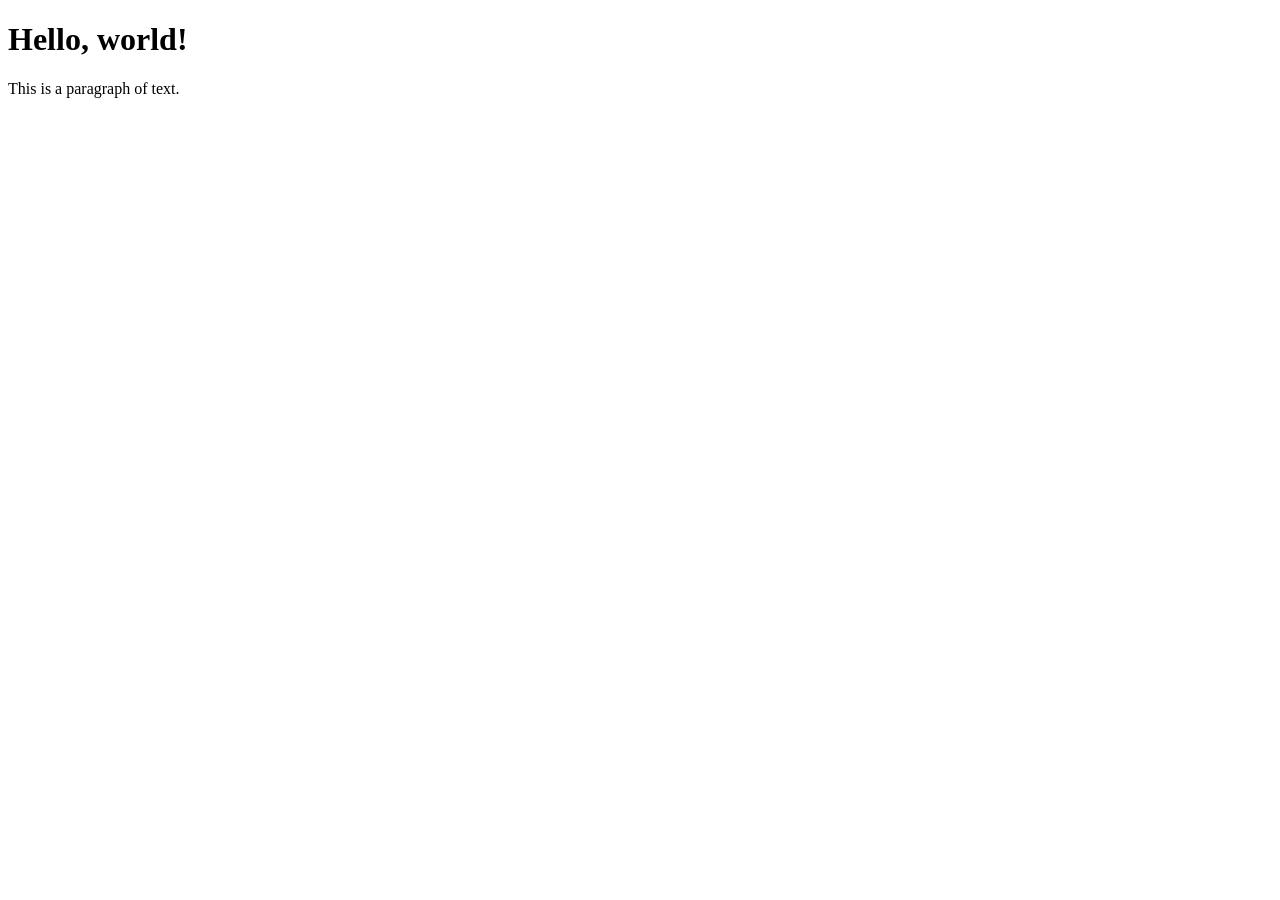
<file: Index.html>
<!DOCTYPE html>
<html lang="en">
<head>
    <meta charset="UTF-8">
    <meta name="viewport" content="width=device-width, initial-scale=1.0">
    <title>My Web Page</title>
</head>
<body>
    <h1>Hello, world!</h1>
    <p>This is a paragraph of text.</p>
</body>
</html>
</file>
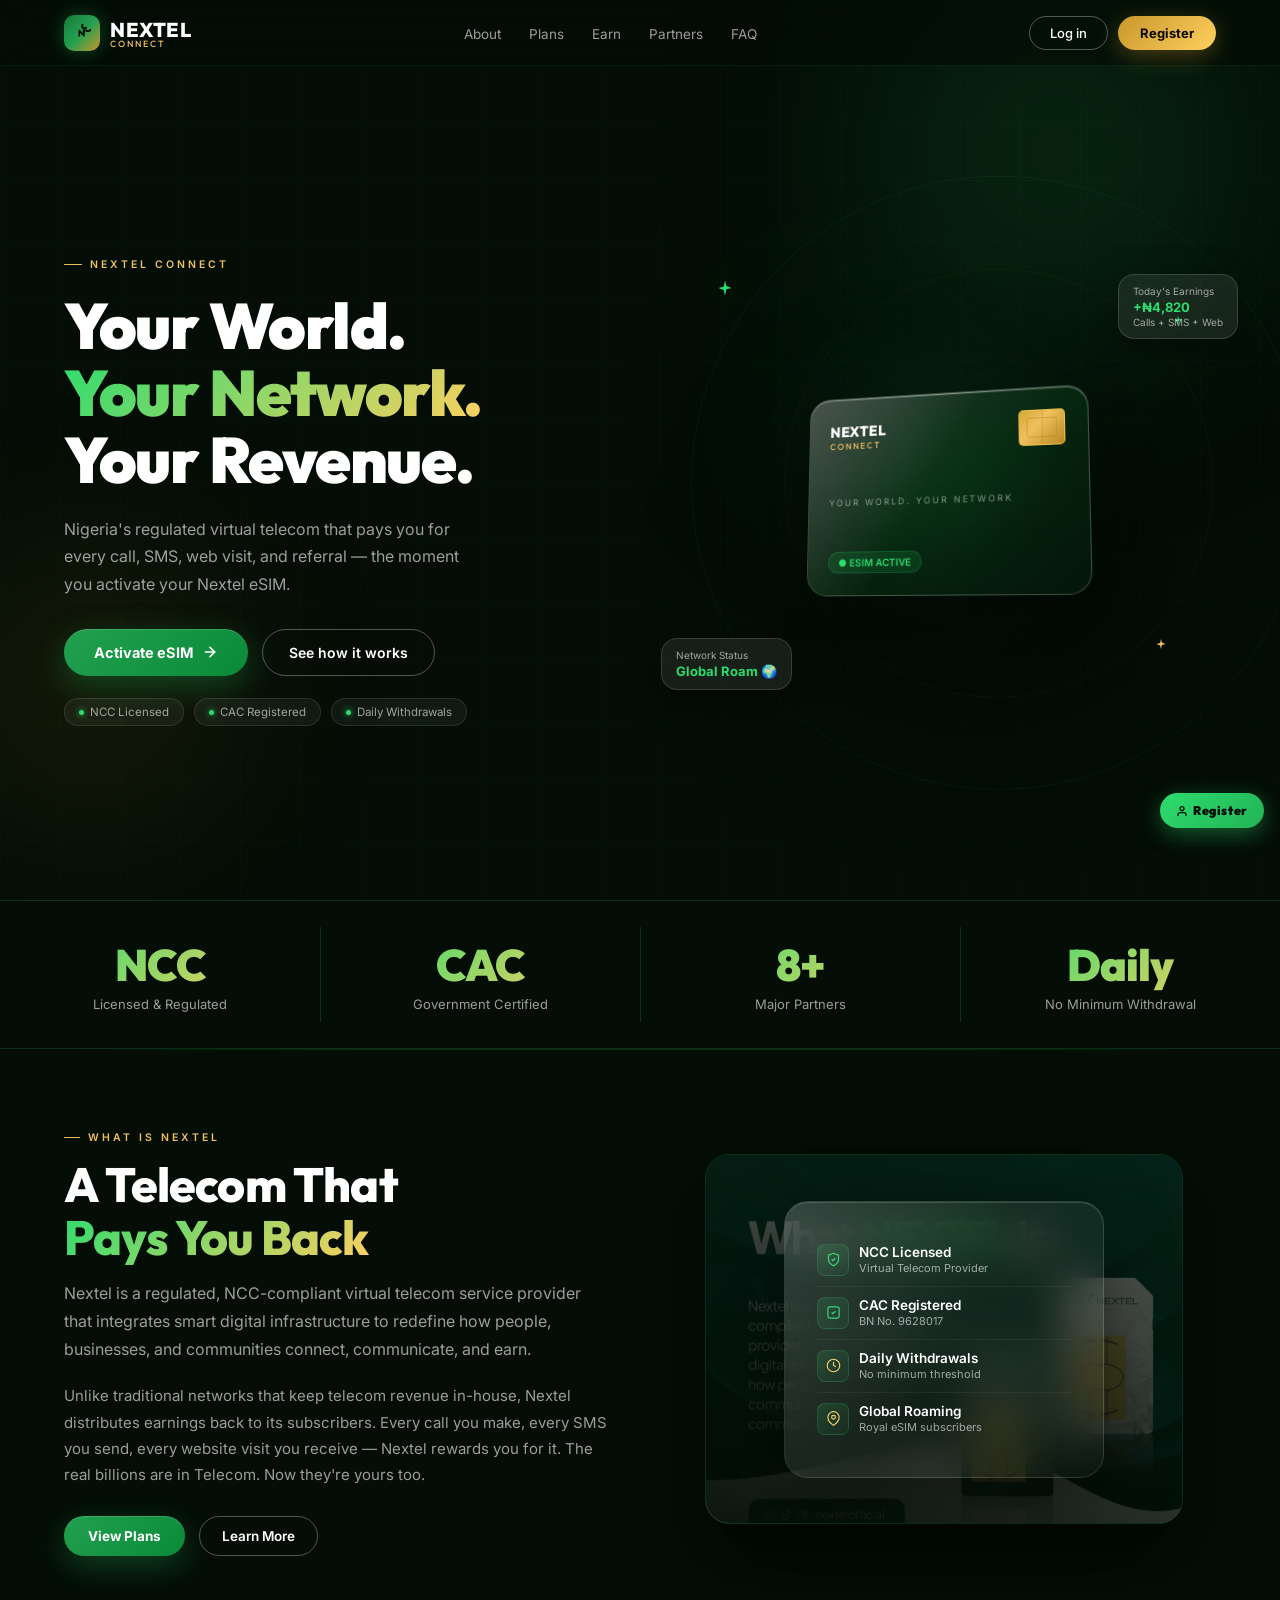
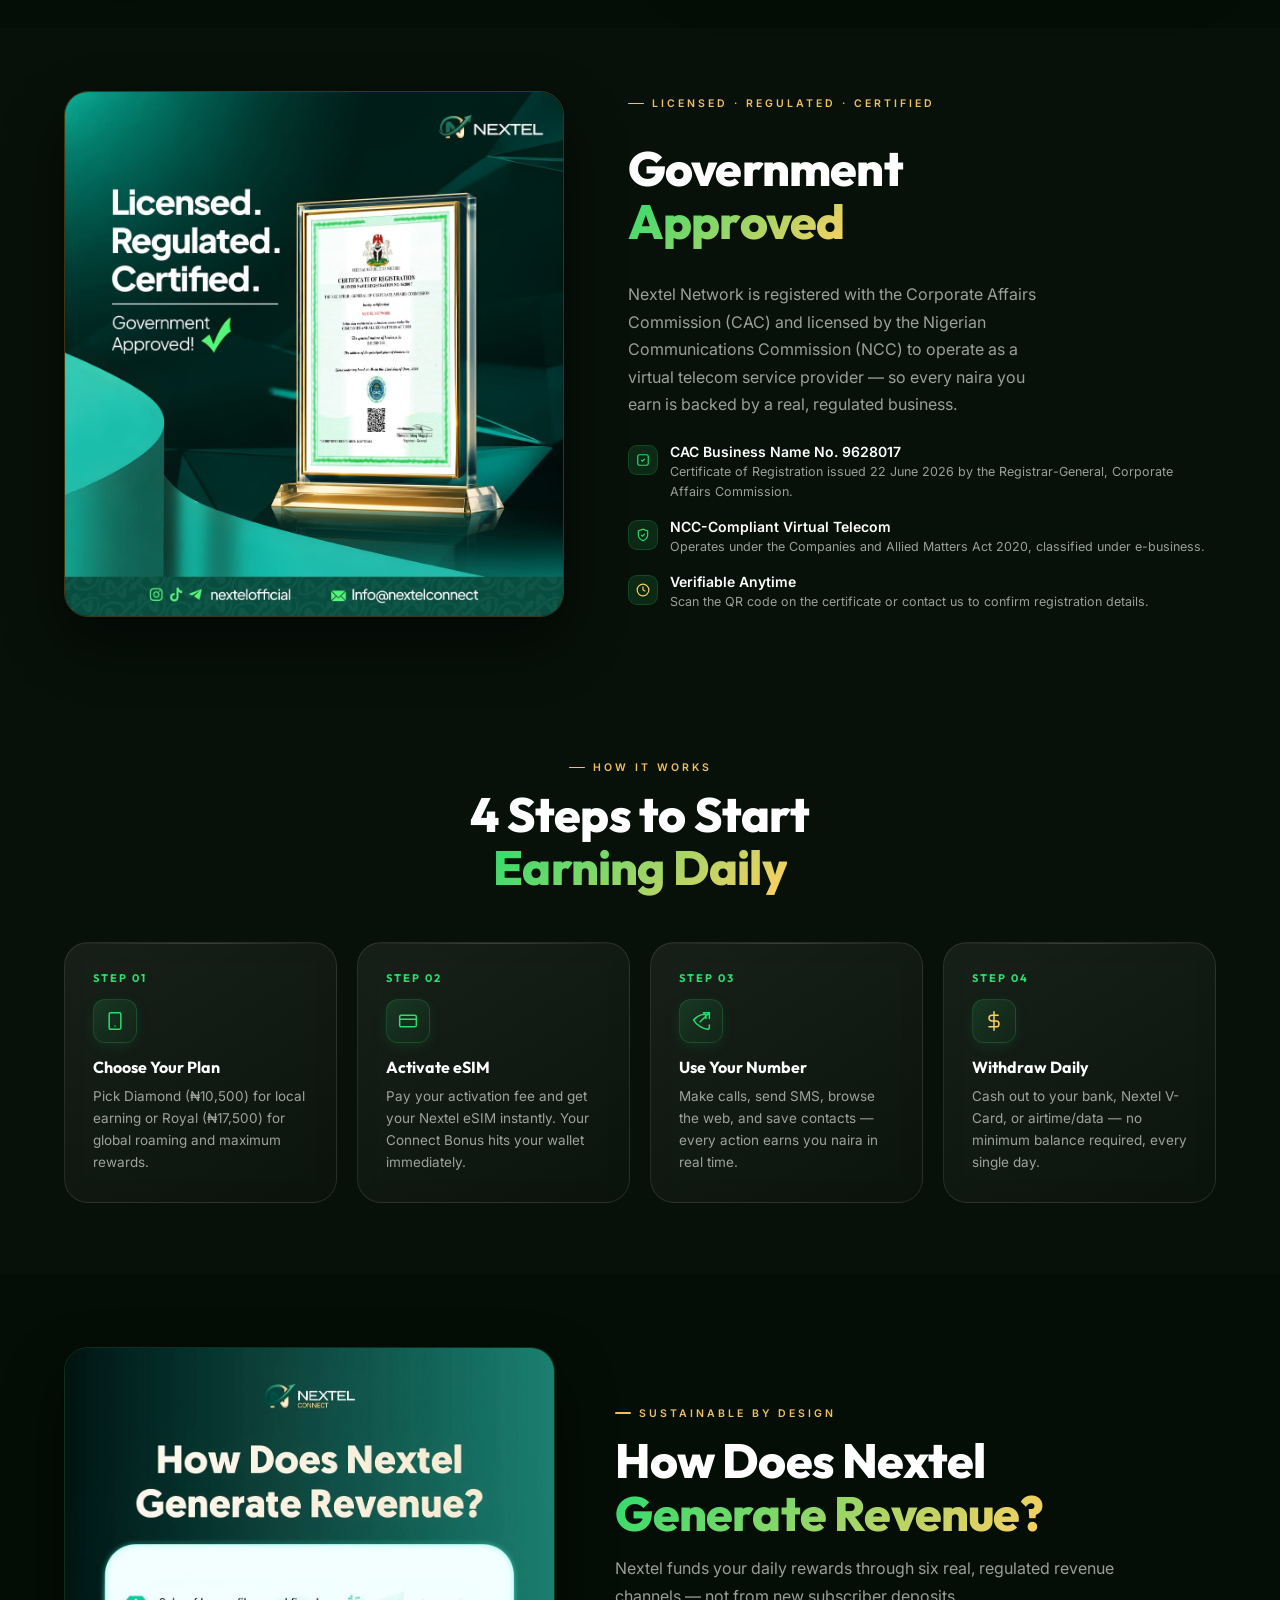
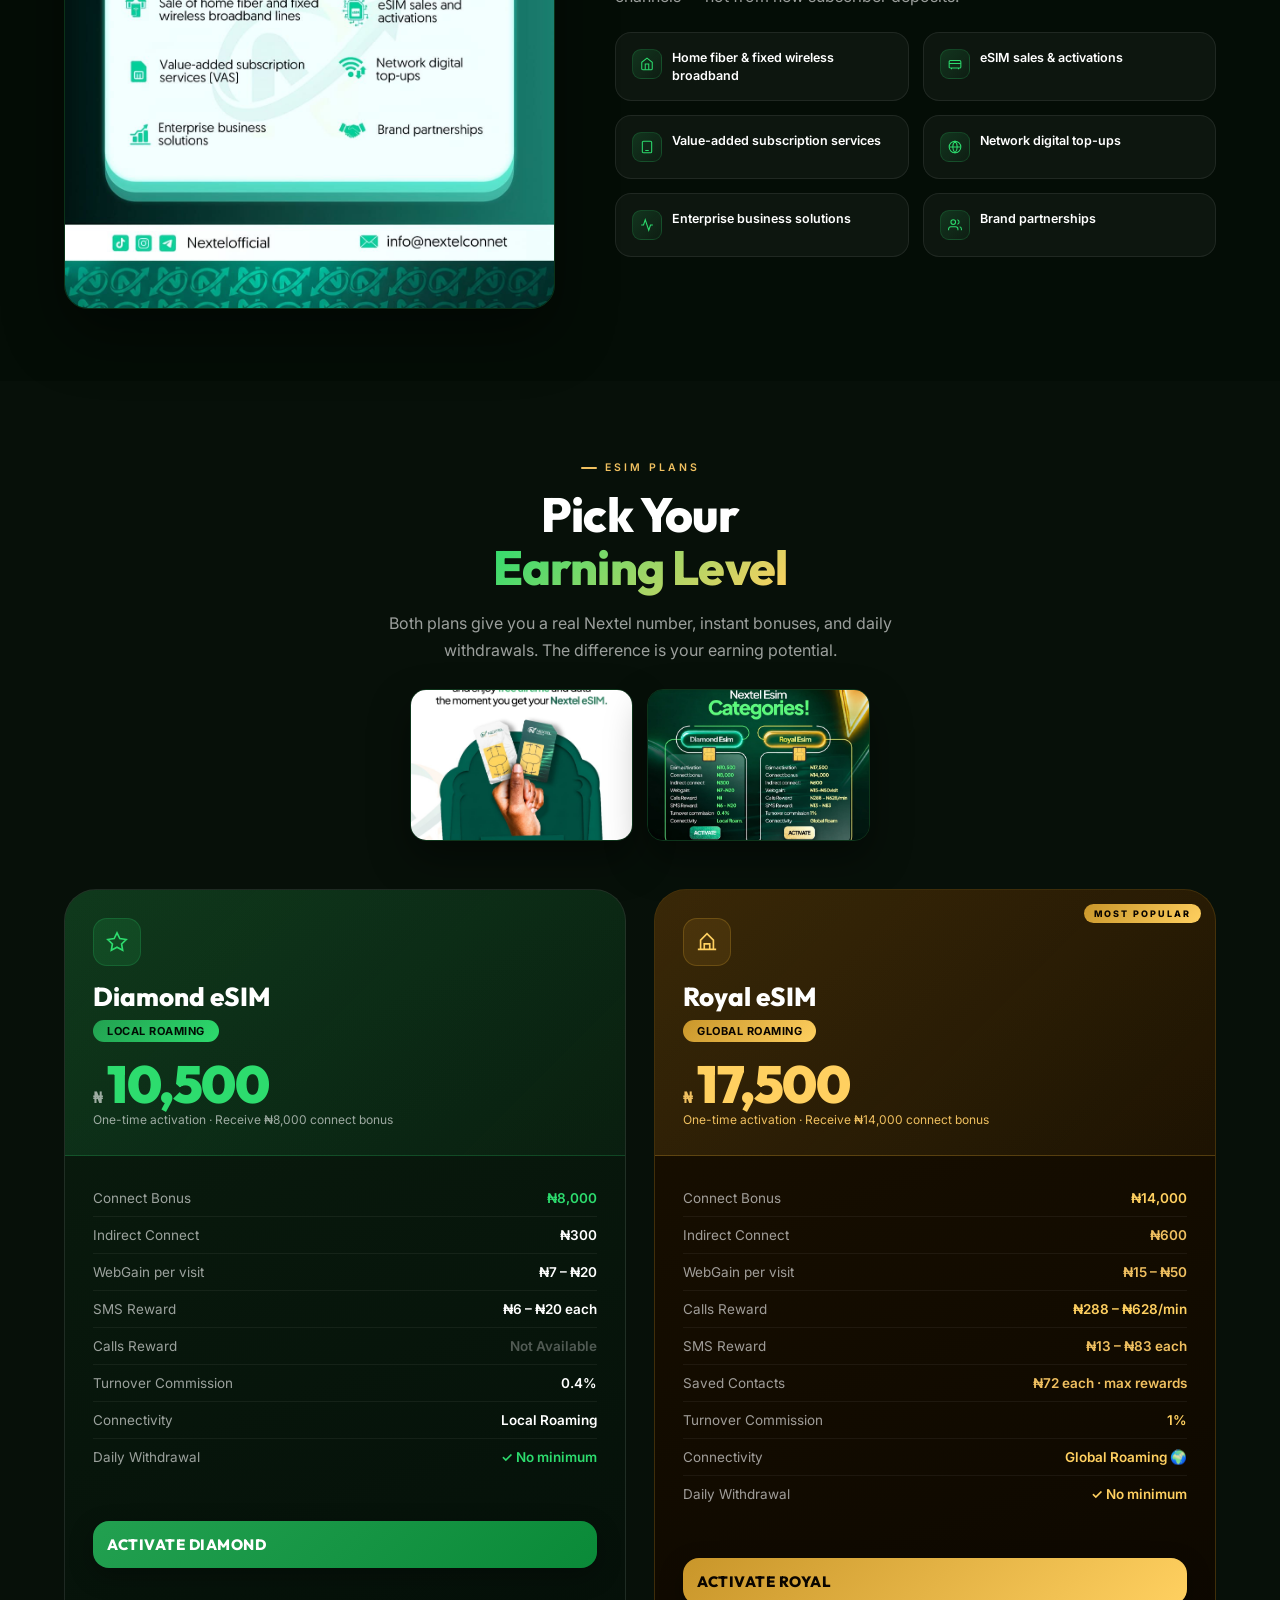
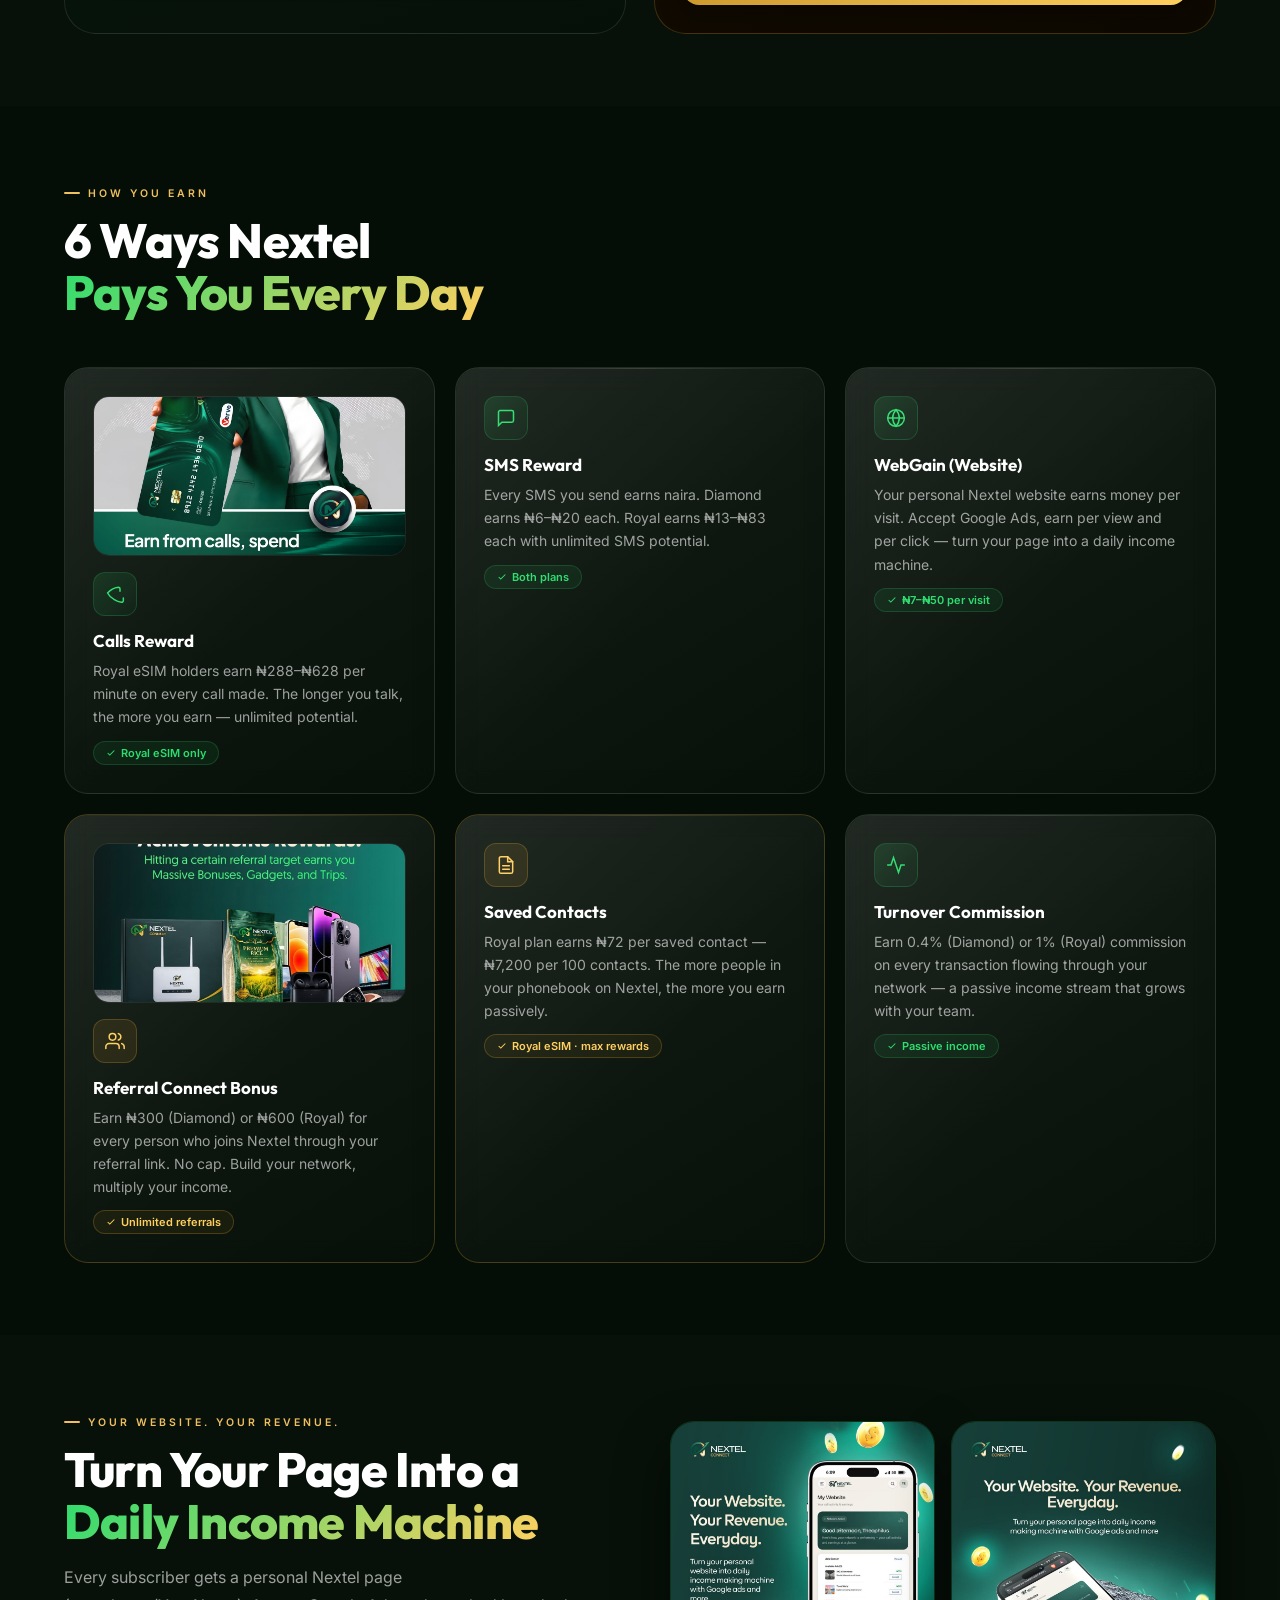
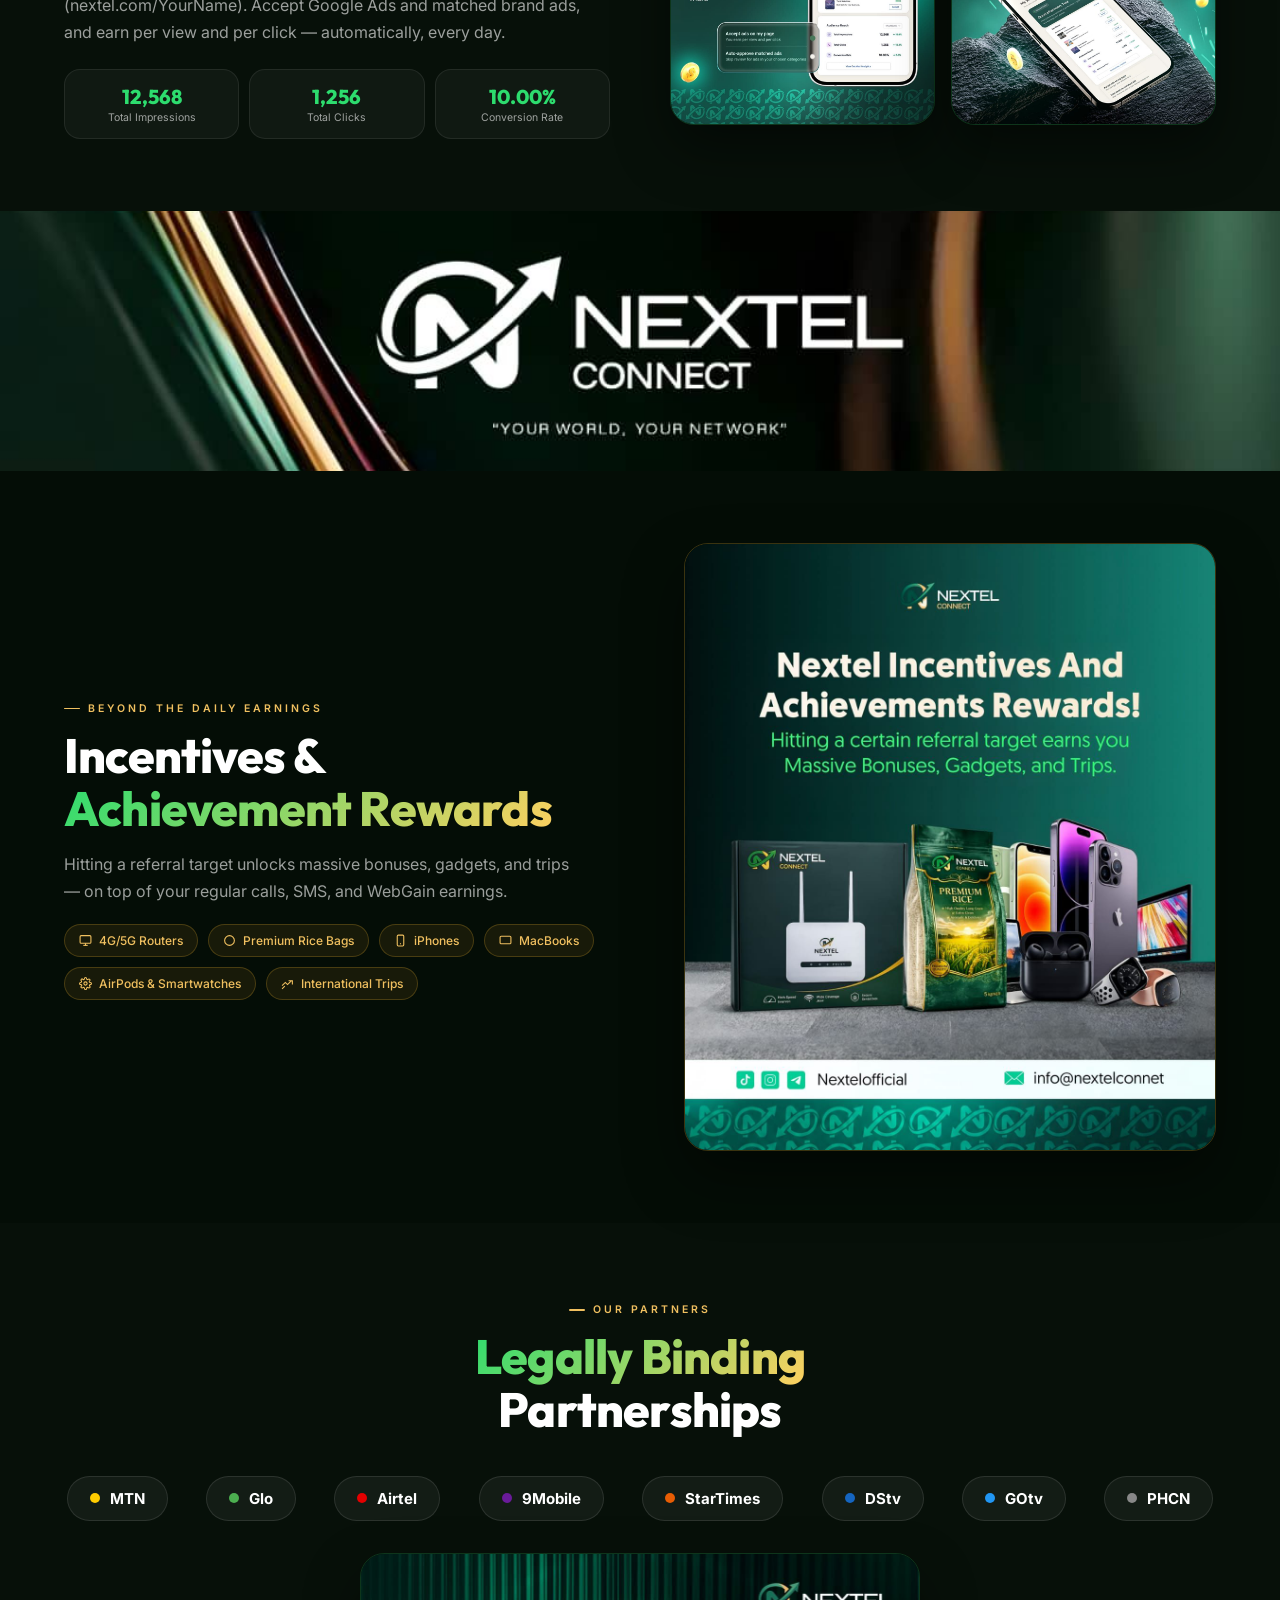
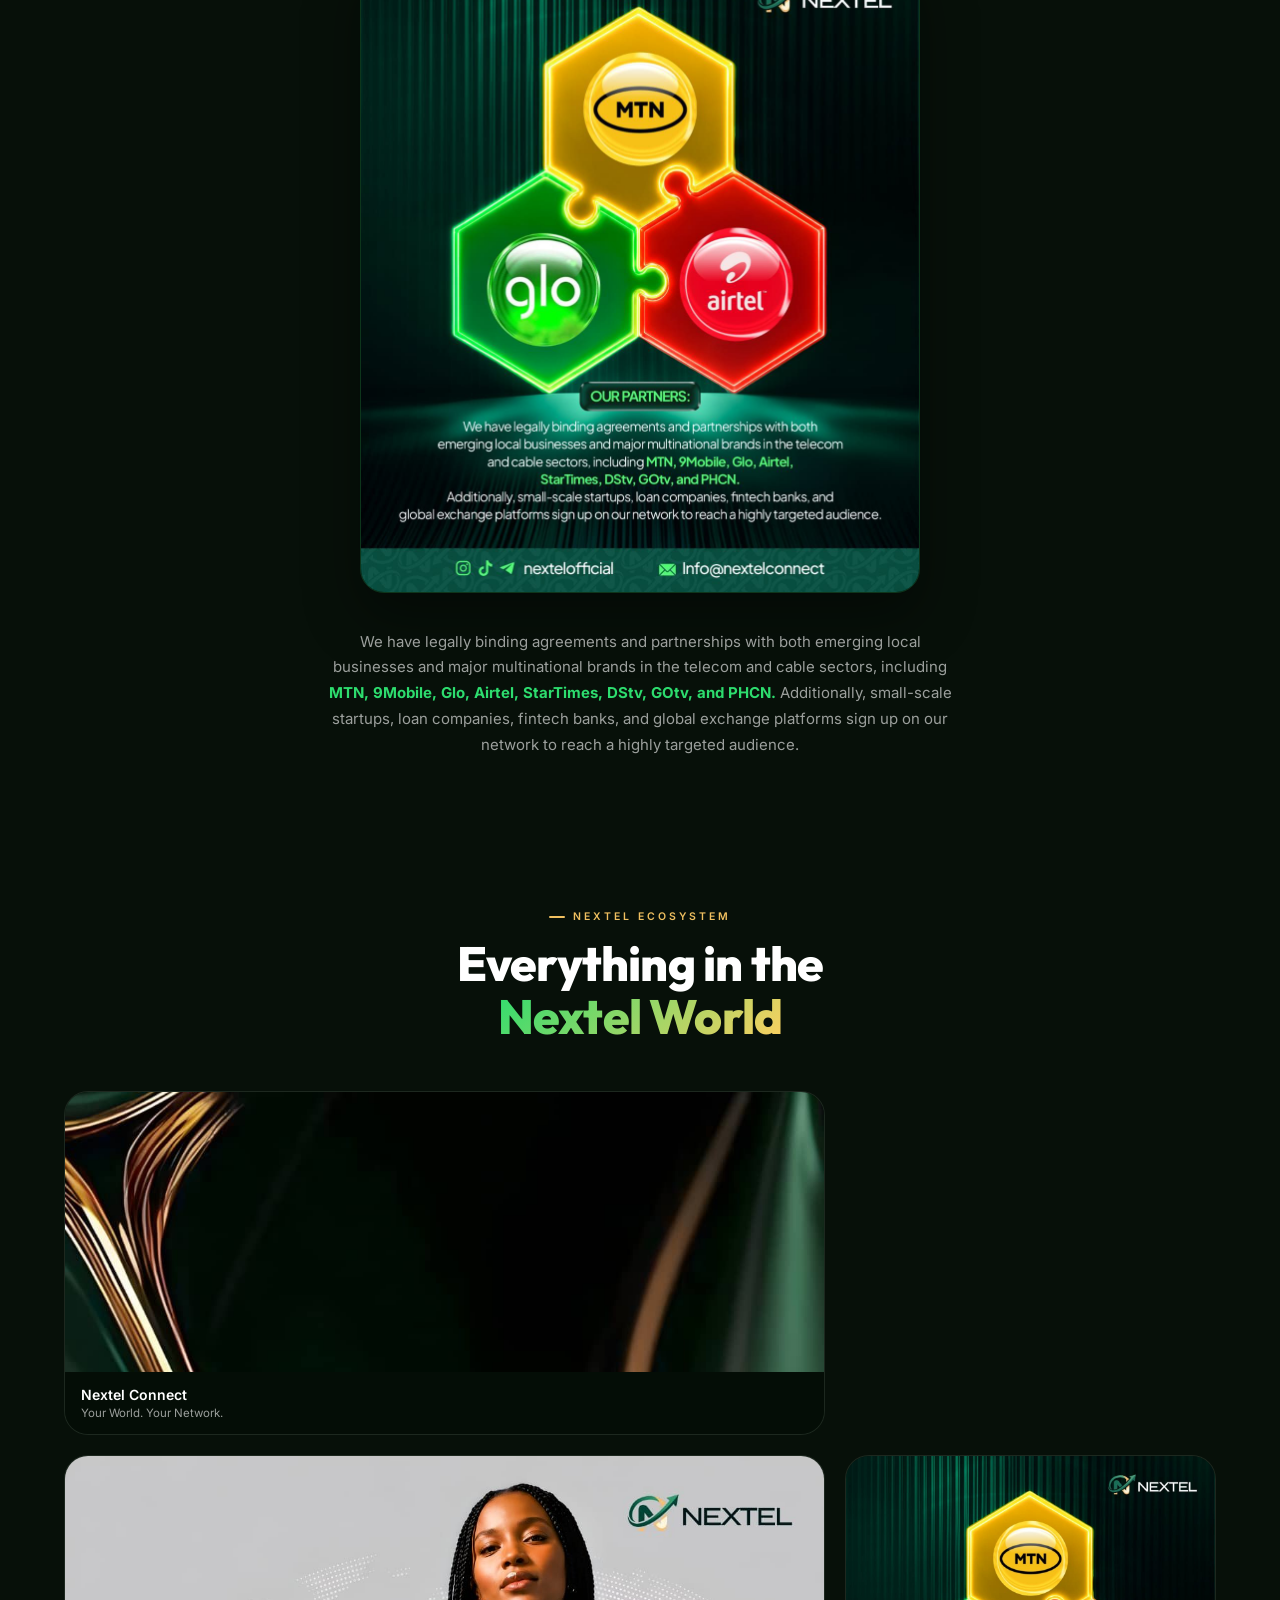
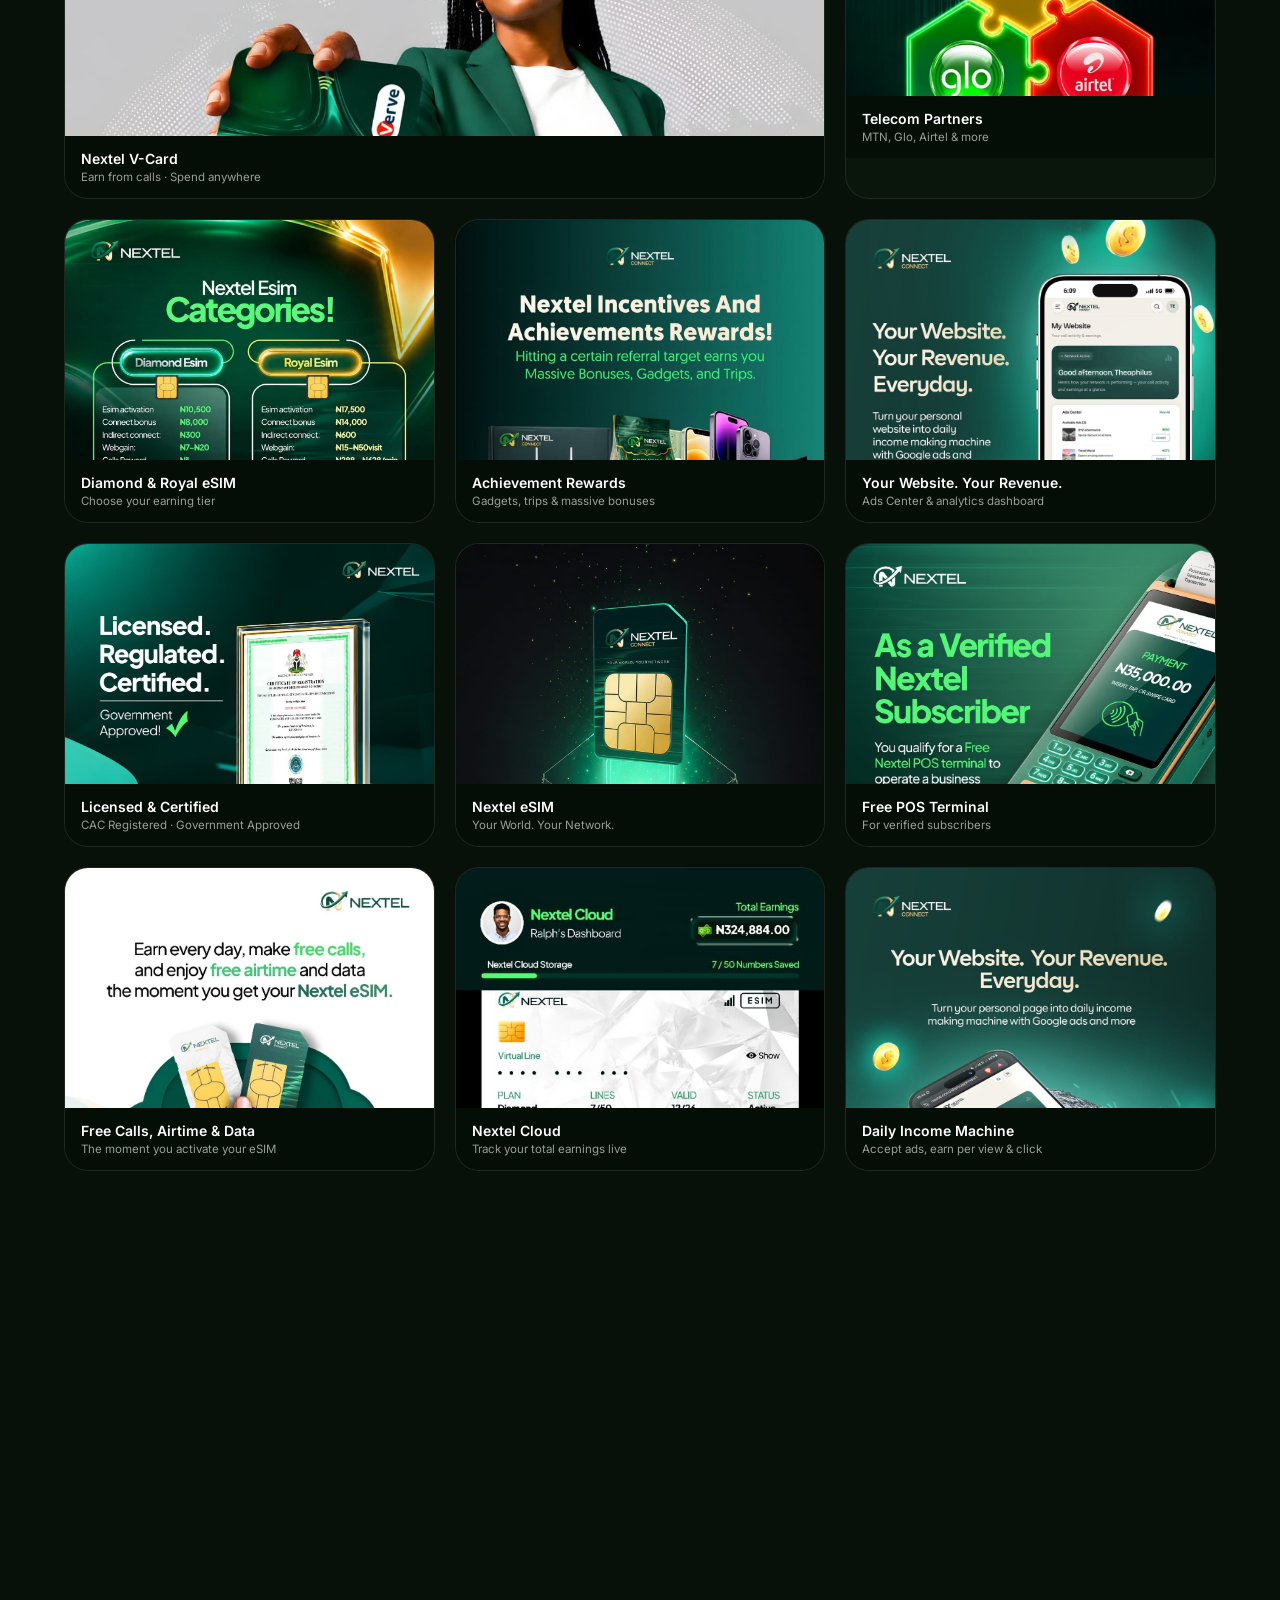
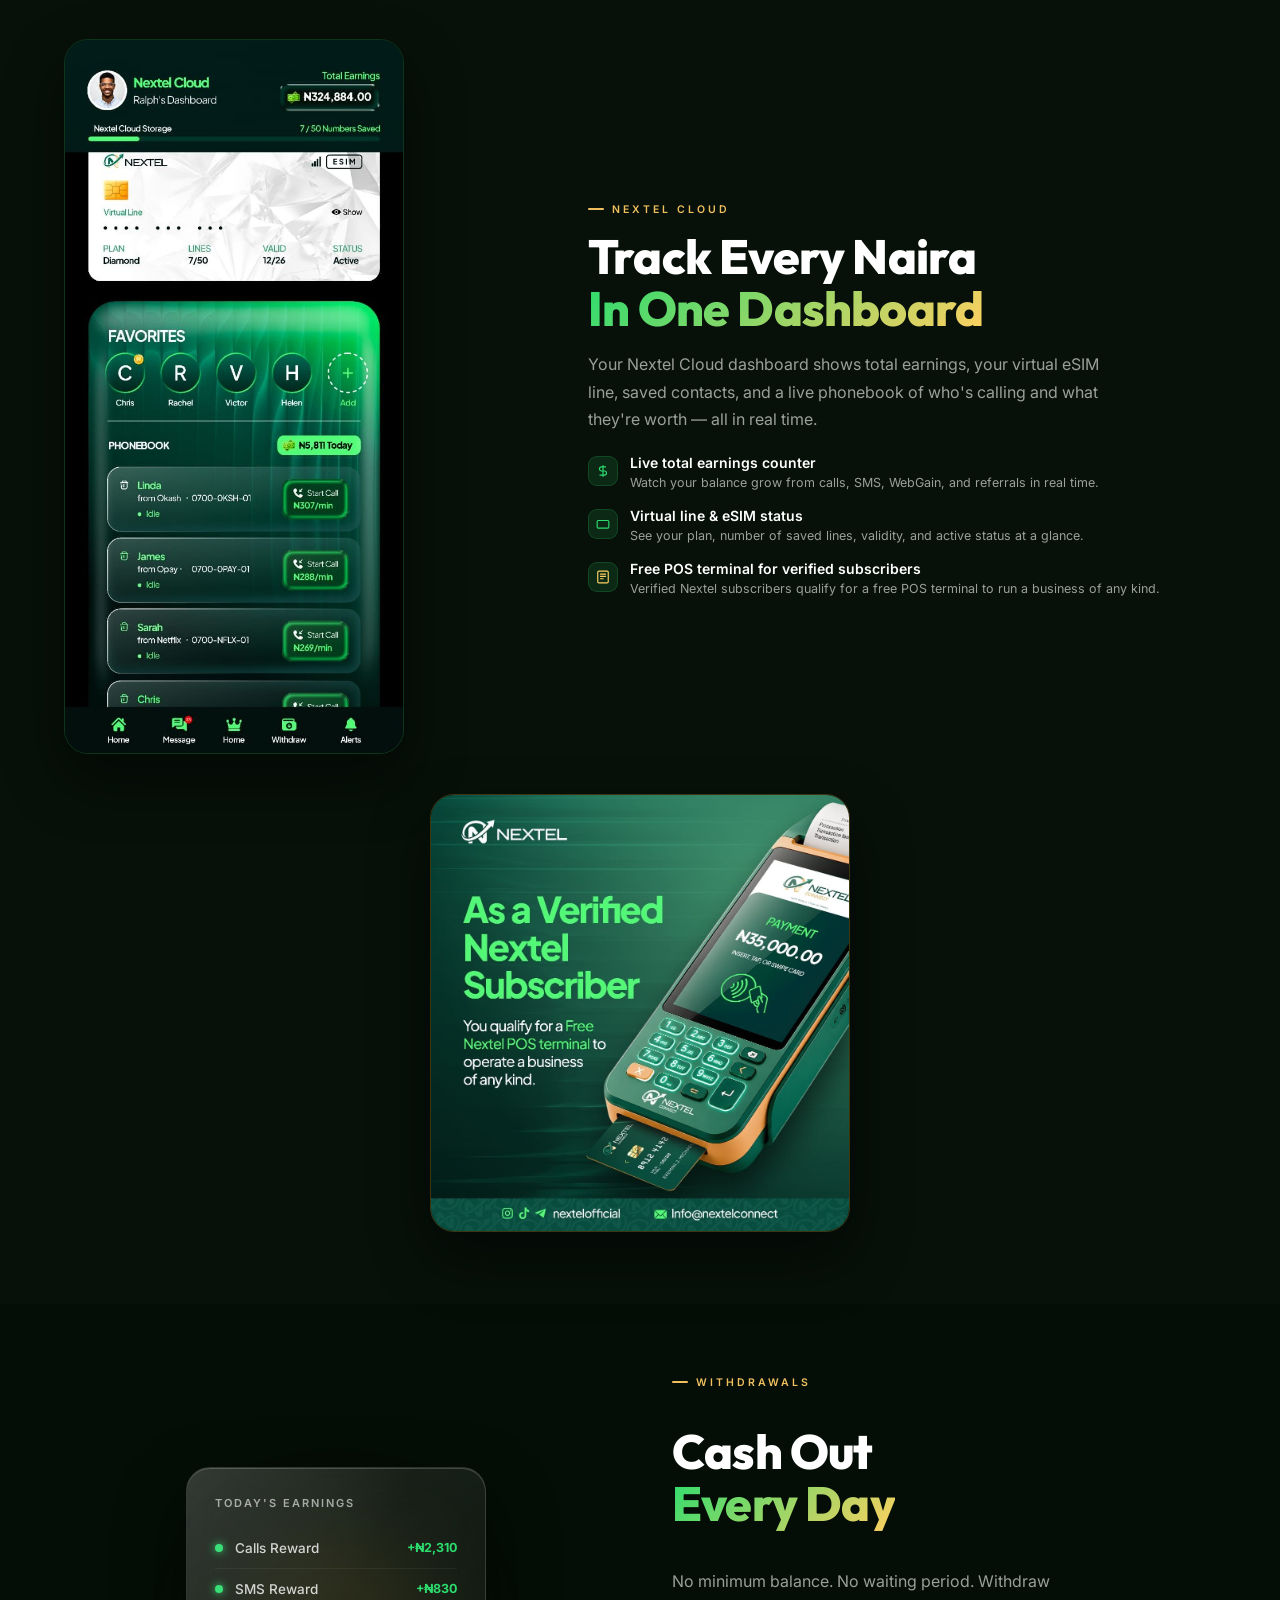
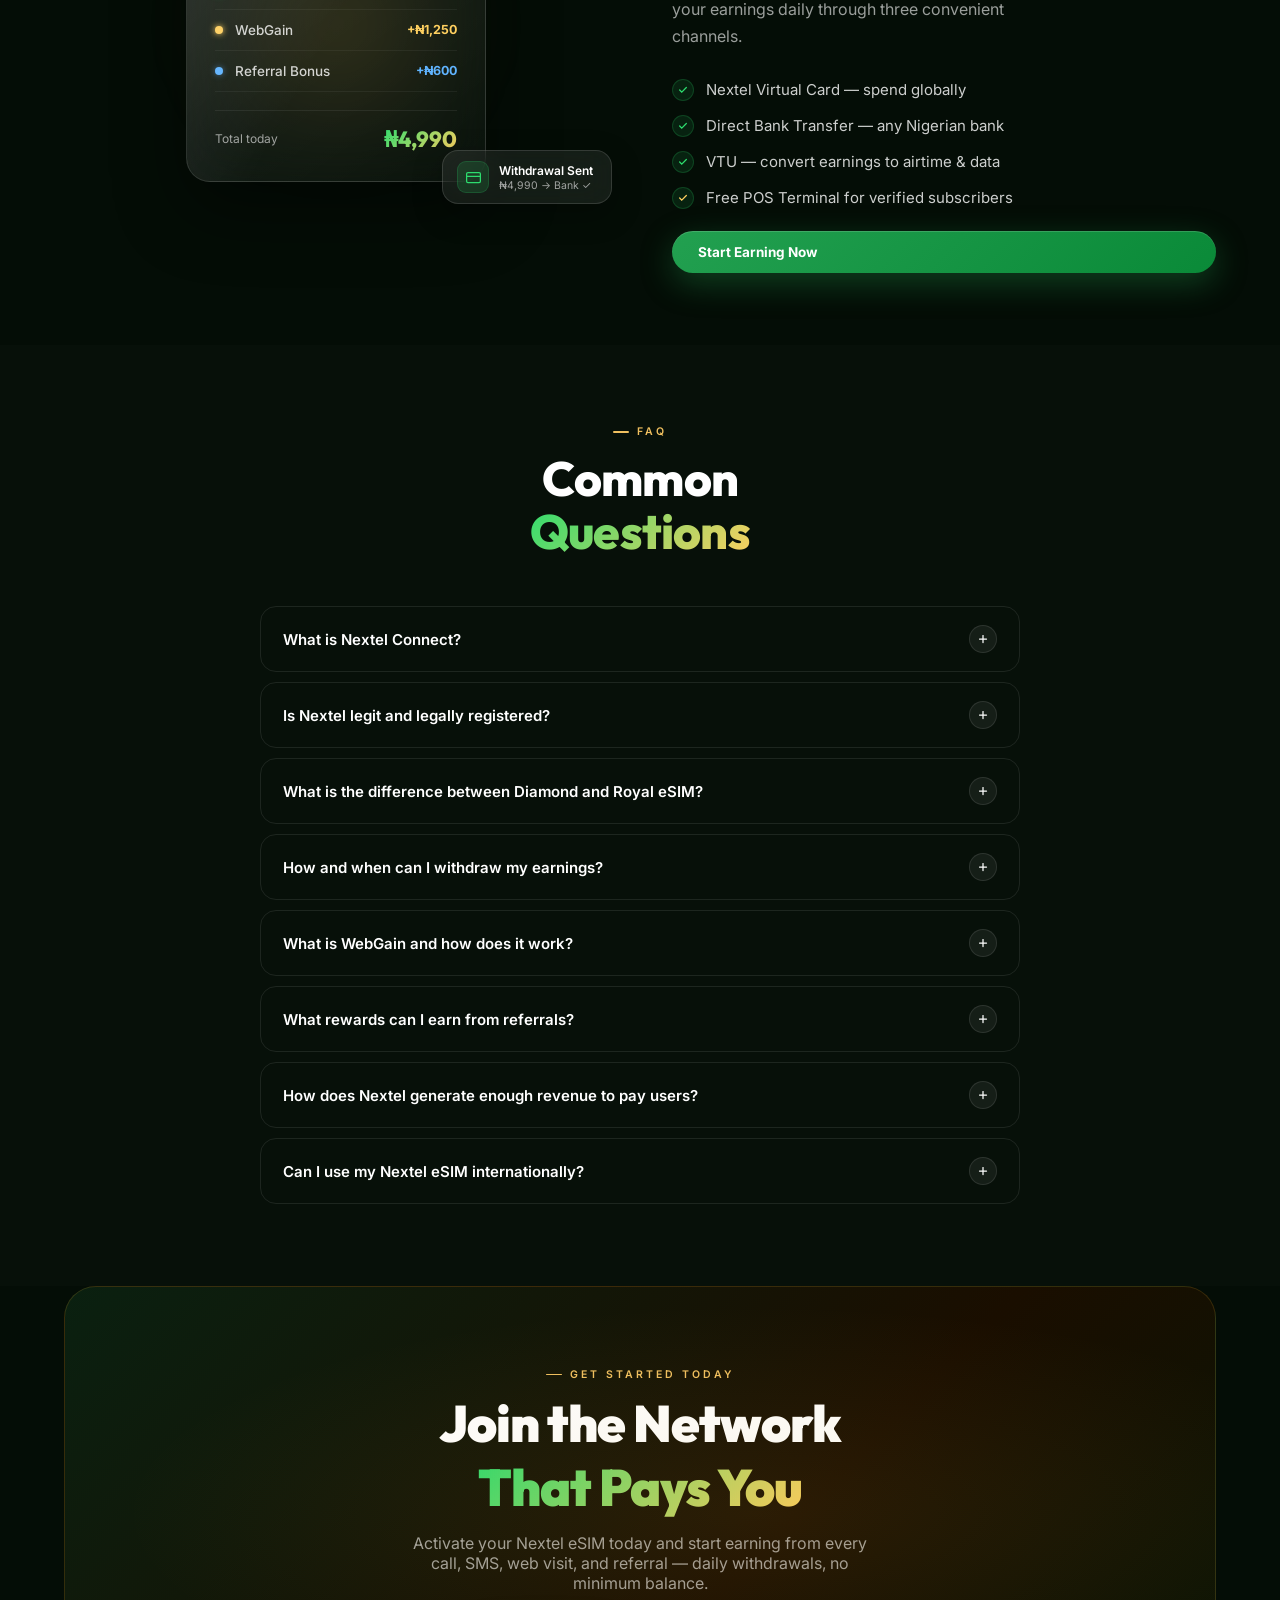
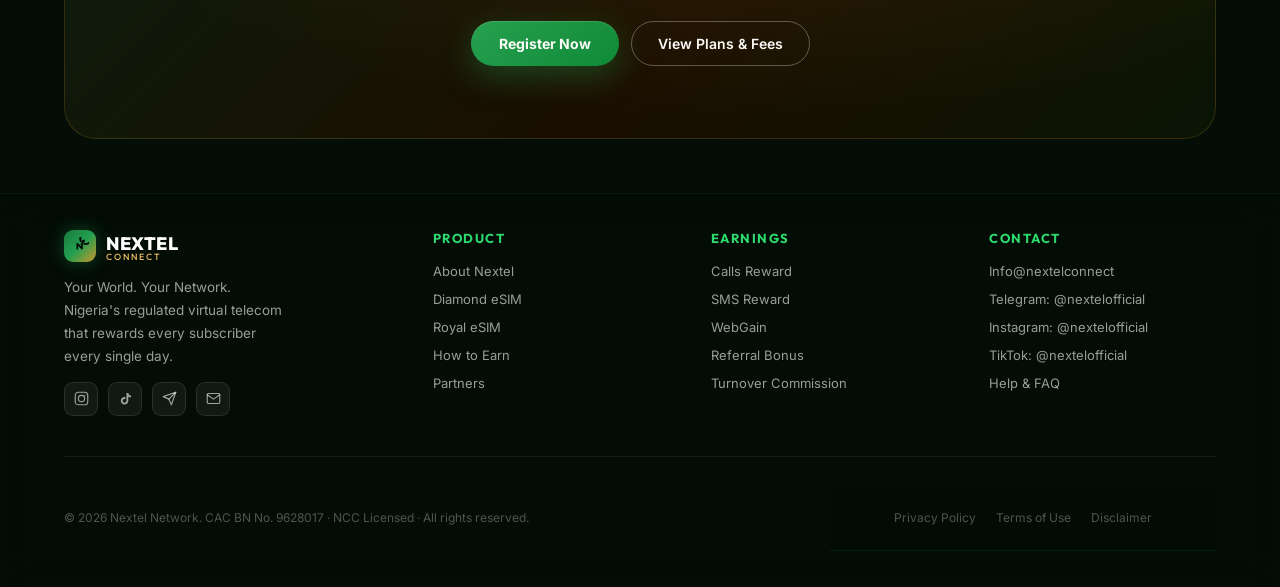
<file: index.html>
<!DOCTYPE html>
<html lang="en">
<head>
<meta charset="UTF-8"/>
<meta name="viewport" content="width=device-width, initial-scale=1, viewport-fit=cover"/>
<meta name="format-detection" content="telephone=no"/>

<meta name="robots" content="index,follow,max-snippet:-1,max-image-preview:large,max-video-preview:-1"/>
<meta name="googlebot" content="index,follow,max-snippet:-1,max-image-preview:large,max-video-preview:-1"/>
<link rel="canonical" href="https://nextelwebsite.com/"/>

<meta name="theme-color" content="#040d06"/>

<title>Nextel Website — Official Nextel Connect eSIM That Pays You Daily | nextelwebsite.com</title>
<meta name="description" content="Welcome to the official Nextel website — nextelwebsite.com. Nigeria's NCC-licensed, CAC-registered virtual telecom. Activate your Diamond or Royal eSIM and earn daily from calls, SMS, your personal website, and referrals. Withdraw anytime, no minimum."/>
<meta name="keywords" content="Nextel, Nextel Connect, Nextel website, nextelwebsite.com, Nextel eSIM, Nextel Diamond eSIM, Nextel Royal eSIM, is Nextel legit, Nextel CAC registration, virtual telecom Nigeria, earn from calls Nigeria, NCC licensed eSIM Nigeria, Nextel V-Card, Nextel Cloud dashboard, earn from SMS Nigeria, Nextel WebGain"/>
<meta name="author" content="Nextel Network"/>

<link rel="manifest" href="/manifest.webmanifest"/>
<meta name="application-name" content="Nextel Connect"/>
<meta name="apple-mobile-web-app-title" content="Nextel Connect"/>
<meta name="apple-mobile-web-app-capable" content="yes"/>
<meta name="apple-mobile-web-app-status-bar-style" content="black-translucent"/>

<link rel="icon" href="/assets/logo/nextel-logo-icon.svg" type="image/svg+xml"/>
<link rel="shortcut icon" href="/assets/icons/favicon.ico"/>
<link rel="icon" href="/assets/icons/favicon.ico" sizes="any"/>
<link rel="icon" type="image/png" sizes="32x32" href="/assets/icons/favicon-32x32.png"/>
<link rel="icon" type="image/png" sizes="16x16" href="/assets/icons/favicon-16x16.png"/>
<link rel="apple-touch-icon" sizes="180x180" href="/assets/icons/apple-touch-icon.png"/>
<link rel="mask-icon" href="/assets/icons/safari-pinned-tab.svg" color="#2ddc6e"/>
<meta name="msapplication-config" content="/browserconfig.xml"/>
<meta name="msapplication-TileColor" content="#040d06"/>

<meta property="og:locale" content="en_NG"/>
<meta property="og:type" content="website"/>
<meta property="og:site_name" content="Nextel Connect"/>
<meta property="og:url" content="https://nextelwebsite.com/"/>
<meta property="og:title" content="Nextel Website — Official Nextel Connect eSIM That Pays You Daily"/>
<meta property="og:description" content="Activate your Nextel Diamond or Royal eSIM and earn daily from calls, SMS, your personal website, and referrals. NCC-licensed. CAC-registered. Withdraw anytime."/>
<meta property="og:image" content="https://nextelwebsite.com/assets/images/nextel-og-share-image.jpg"/>
<meta property="og:image:secure_url" content="https://nextelwebsite.com/assets/images/nextel-og-share-image.jpg"/>
<meta property="og:image:width" content="1200"/>
<meta property="og:image:height" content="630"/>
<meta property="og:image:alt" content="Nextel Connect — Your World. Your Network. Your Revenue."/>

<meta name="twitter:card" content="summary_large_image"/>
<meta name="twitter:url" content="https://nextelwebsite.com/"/>
<meta name="twitter:title" content="Nextel Website — Official Nextel Connect eSIM That Pays You Daily"/>
<meta name="twitter:description" content="Nigeria's regulated virtual telecom. Earn daily from calls, SMS, your website, and referrals with a Nextel eSIM. No minimum withdrawal."/>
<meta name="twitter:image" content="https://nextelwebsite.com/assets/images/nextel-og-share-image.jpg"/>

<link rel="alternate" href="https://nextelwebsite.com/" hreflang="en-ng"/>
<link rel="alternate" href="https://nextelwebsite.com/" hreflang="en"/>
<link rel="alternate" href="https://nextelwebsite.com/" hreflang="x-default"/>
<meta name="geo.region" content="NG"/>
<meta name="geo.placename" content="Nigeria"/>

<link rel="preconnect" href="https://fonts.googleapis.com"/>
<link rel="preconnect" href="https://fonts.gstatic.com" crossorigin/>
<link rel="preload" as="image" href="/assets/images/nextel-connect-brand-cover.jpg"/>
<link href="https://fonts.googleapis.com/css2?family=Outfit:wght@300;400;500;600;700;800;900&family=Inter:wght@300;400;500;600;700&display=swap" rel="stylesheet"/>
<link rel="stylesheet" href="/assets/css/style.css"/>

<script type="application/ld+json">
{
  "@context":"https://schema.org",
  "@graph":[
    {
      "@type":"Organization",
      "@id":"https://nextelwebsite.com/#organization",
      "name":"Nextel Connect",
      "alternateName":"Nextel Network",
      "url":"https://nextelwebsite.com/",
      "logo":{"@type":"ImageObject","url":"https://nextelwebsite.com/assets/icons/icon-512.png","width":512,"height":512},
      "image":"https://nextelwebsite.com/assets/images/nextel-og-share-image.jpg",
      "slogan":"Your World. Your Network.",
      "description":"Nextel Connect is a regulated, NCC-compliant virtual telecom service provider that integrates smart digital infrastructure to redefine how people, businesses, and communities connect, communicate, and earn.",
      "email":"Info@nextelconnect",
      "address":{"@type":"PostalAddress","addressCountry":"NG"},
      "vatID":"CAC BN No. 9628017",
      "sameAs":[
        "https://t.me/m/NMX8U16LMGE0",
        "https://instagram.com/nextelofficial",
        "https://tiktok.com/@nextelofficial"
      ]
    },
    {
      "@type":"WebSite",
      "@id":"https://nextelwebsite.com/#website",
      "name":"Nextel Website",
      "alternateName":"Nextel Connect",
      "url":"https://nextelwebsite.com/",
      "description":"Official Nextel website (nextelwebsite.com) — Nigeria's NCC-licensed virtual telecom eSIM that pays subscribers daily for calls, SMS, web visits, and referrals.",
      "publisher":{"@id":"https://nextelwebsite.com/#organization"},
      "inLanguage":"en"
    },
    {
      "@type":"WebPage",
      "@id":"https://nextelwebsite.com/#webpage",
      "name":"Nextel Connect — NCC-Licensed eSIM That Pays You Daily",
      "url":"https://nextelwebsite.com/",
      "isPartOf":{"@id":"https://nextelwebsite.com/#website"},
      "about":{"@id":"https://nextelwebsite.com/#organization"},
      "primaryImageOfPage":{"@type":"ImageObject","url":"https://nextelwebsite.com/assets/images/nextel-og-share-image.jpg"},
      "inLanguage":"en",
      "datePublished":"2026-06-22",
      "dateModified":"2026-06-30",
      "description":"Nextel Connect is Nigeria's NCC-licensed, CAC-registered virtual telecom. Activate your Diamond or Royal eSIM and earn daily from calls, SMS, your personal website, and referrals."
    },
    {
      "@type":"BreadcrumbList",
      "@id":"https://nextelwebsite.com/#breadcrumbs",
      "itemListElement":[
        {"@type":"ListItem","position":1,"name":"Nextel Connect","item":"https://nextelwebsite.com/"}
      ]
    },
    {
      "@type":"SiteNavigationElement",
      "@id":"https://nextelwebsite.com/#sitenav",
      "name":["About","eSIM Plans","How to Earn","Partners","FAQ","Privacy Policy","Terms of Use","Disclaimer"],
      "url":[
        "https://nextelwebsite.com/#about",
        "https://nextelwebsite.com/#plans",
        "https://nextelwebsite.com/#earn",
        "https://nextelwebsite.com/#partners",
        "https://nextelwebsite.com/#faq",
        "https://nextelwebsite.com/privacy-policy.html",
        "https://nextelwebsite.com/terms-of-use.html",
        "https://nextelwebsite.com/disclaimer.html"
      ]
    },
    {
      "@type":"Service",
      "@id":"https://nextelwebsite.com/#service",
      "name":"Nextel eSIM Earning Network",
      "provider":{"@id":"https://nextelwebsite.com/#organization"},
      "serviceType":"Virtual telecom eSIM, call/SMS rewards, website ad revenue, referral commission",
      "areaServed":{"@type":"Country","name":"Nigeria"},
      "url":"https://nextelwebsite.com/",
      "description":"Nextel Connect transforms everyday phone use into income — calls, SMS, web visits, saved contacts, and referrals all earn naira, withdrawable daily with no minimum balance.",
      "offers":[
        {
          "@type":"Offer",
          "name":"Nextel Diamond eSIM",
          "price":"10500",
          "priceCurrency":"NGN",
          "availability":"https://schema.org/InStock",
          "url":"https://nextelwebsite.com/#plans",
          "description":"Diamond eSIM activation with ₦8,000 connect bonus, local roaming, SMS reward, WebGain, and 0.4% turnover commission."
        },
        {
          "@type":"Offer",
          "name":"Nextel Royal eSIM",
          "price":"17500",
          "priceCurrency":"NGN",
          "availability":"https://schema.org/InStock",
          "url":"https://nextelwebsite.com/#plans",
          "description":"Royal eSIM activation with ₦14,000 connect bonus, global roaming, calls reward, higher SMS/WebGain, and 1% turnover commission."
        }
      ]
    },
    {
      "@type":"FAQPage",
      "@id":"https://nextelwebsite.com/#faq",
      "mainEntity":[
        {"@type":"Question","name":"What is Nextel Connect?","acceptedAnswer":{"@type":"Answer","text":"Nextel Connect is a regulated, NCC-compliant virtual telecom service provider. It gives you a real Nigerian phone number (eSIM) and rewards you with naira for every call you make, SMS you send, website visit you receive, and person you refer."}},
        {"@type":"Question","name":"Is Nextel legit and legally registered?","acceptedAnswer":{"@type":"Answer","text":"Yes. Nextel is registered with the Corporate Affairs Commission (CAC) under Business Name Registration No. 9628017 and licensed by the Nigerian Communications Commission (NCC) to operate as a virtual telecom provider. The certificate of registration was issued on 22 June 2026 by the Registrar-General."}},
        {"@type":"Question","name":"What is the difference between Diamond and Royal eSIM?","acceptedAnswer":{"@type":"Answer","text":"Diamond (₦10,500) gives local roaming, SMS rewards, WebGain, and referral bonuses. Royal (₦17,500) unlocks everything Diamond has, plus calls reward (₦288–₦628 per minute), higher SMS earnings, Global Roaming, 1% turnover commission, and maximum saved-contacts rewards."}},
        {"@type":"Question","name":"How and when can I withdraw my Nextel earnings?","acceptedAnswer":{"@type":"Answer","text":"Withdrawals are processed daily with no minimum threshold via direct bank transfer to any Nigerian bank, the Nextel V-Card (Verve) for spending globally, or conversion to airtime and data (VTU). Verified subscribers also qualify for a free Nextel POS terminal."}},
        {"@type":"Question","name":"What is WebGain and how does it work?","acceptedAnswer":{"@type":"Answer","text":"Every Nextel subscriber gets a personal website page. You earn ₦7–₦20 (Diamond) or ₦15–₦50 (Royal) per visit to your page, plus additional income per ad view and per click by accepting Google Ads and matched brand ads."}},
        {"@type":"Question","name":"What rewards can I earn from Nextel referrals?","acceptedAnswer":{"@type":"Answer","text":"When someone you referred activates their eSIM, you earn a Connect Bonus of ₦300 (Diamond) or ₦600 (Royal) per referral. High-performing referrers also unlock Nextel's Incentive and Achievement Rewards, including gadgets, branded merchandise, and international trips."}},
        {"@type":"Question","name":"How does Nextel generate enough revenue to pay users?","acceptedAnswer":{"@type":"Answer","text":"Nextel earns from eSIM sales and activations, sale of home fiber and fixed wireless broadband, value-added subscription services (VAS), enterprise business solutions, network digital top-ups, and brand partnerships — multiple revenue channels that fund daily subscriber rewards."}},
        {"@type":"Question","name":"Can I use my Nextel eSIM internationally?","acceptedAnswer":{"@type":"Answer","text":"Yes, on the Royal eSIM plan. Royal subscribers enjoy Global Roaming, so your Nextel number works internationally. Diamond subscribers are limited to Local Roaming within Nigeria."}}
      ]
    },
    {
      "@type":"ImageObject",
      "@id":"https://nextelwebsite.com/assets/images/nextel-cac-certificate-licensed-regulated.jpg#image",
      "contentUrl":"https://nextelwebsite.com/assets/images/nextel-cac-certificate-licensed-regulated.jpg",
      "name":"Nextel CAC Certificate of Registration",
      "description":"Nextel Network CAC Certificate of Registration, Business Name No. 9628017, issued 22 June 2026.",
      "license":"https://nextelwebsite.com/terms-of-use.html",
      "creator":{"@id":"https://nextelwebsite.com/#organization"}
    },
    {
      "@type":"ImageObject",
      "@id":"https://nextelwebsite.com/assets/images/nextel-esim-plans-diamond-royal-pricing.jpg#image",
      "contentUrl":"https://nextelwebsite.com/assets/images/nextel-esim-plans-diamond-royal-pricing.jpg",
      "name":"Nextel eSIM Categories — Diamond and Royal Pricing",
      "description":"Official pricing breakdown for Nextel Diamond eSIM and Royal eSIM, including connect bonus, WebGain, calls reward, and turnover commission.",
      "creator":{"@id":"https://nextelwebsite.com/#organization"}
    }
  ]
}
</script>
<style>
.float-reg{position:fixed;right:16px;bottom:72px;z-index:9900;padding:10px 16px;border-radius:999px;background:linear-gradient(135deg,#2ddc6e,#22b356);color:#040d06;font-family:'Outfit',sans-serif;font-weight:900;font-size:.78rem;letter-spacing:.05em;text-decoration:none;box-shadow:0 6px 22px rgba(45,220,110,.38);transition:transform .2s,box-shadow .2s;white-space:nowrap;display:flex;align-items:center;gap:5px;}
.float-reg:hover{transform:translateY(-2px);box-shadow:0 10px 28px rgba(45,220,110,.50);}
#toTop{position:fixed;right:16px;bottom:20px;z-index:9900;width:40px;height:40px;border-radius:50%;background:rgba(10,22,12,.92);border:1px solid rgba(45,220,110,.28);color:#2ddc6e;font-size:1.1rem;cursor:pointer;display:flex;align-items:center;justify-content:center;box-shadow:0 4px 14px rgba(0,0,0,.35);transition:opacity .3s,transform .2s;opacity:0;pointer-events:none;backdrop-filter:blur(12px);}
#toTop.show{opacity:1;pointer-events:auto;}
#toTop:hover{transform:translateY(-2px);}
</style>
</head>
<body>
<a href="#main" class="skip-link">Skip to content</a>
<!-- AMBIENT -->
<div class="bg-fx" aria-hidden="true">
  <div class="orb o1"></div><div class="orb o2"></div><div class="orb o3"></div>
</div>
<div class="grid-bg" aria-hidden="true"></div>

<div class="page">

<!-- ════════════════ NAV ════════════════ -->
<nav>
  <a href="/" class="nav-logo" aria-label="Nextel Connect home">
    <div class="logo-badge">
      <svg viewBox="0 0 100 100" width="18" height="18" aria-hidden="true">
        <path d="M 55.02 23.86 A 29 29 0 1 1 73.61 38.39" fill="none" stroke="#040d06" stroke-width="11" stroke-linecap="round"/>
        <path d="M 35 65 L 35 37 L 61 65 L 61 37" fill="none" stroke="#040d06" stroke-width="9.5" stroke-linecap="round" stroke-linejoin="round"/>
        <path d="M 57.00 41.28 L 72.10 18.83" fill="none" stroke="#040d06" stroke-width="8" stroke-linecap="round"/>
        <path d="M 63.12 23.22 L 72.10 18.83 L 71.41 28.81" fill="none" stroke="#040d06" stroke-width="8" stroke-linecap="round" stroke-linejoin="round"/>
      </svg>
    </div>
    <div><span>NEXTEL</span><small class="logo-sub">CONNECT</small></div>
  </a>
  <ul class="nav-links">
    <li><a href="#about">About</a></li>
    <li><a href="#plans">Plans</a></li>
    <li><a href="#earn">Earn</a></li>
    <li><a href="#partners">Partners</a></li>
    <li><a href="#faq">FAQ</a></li>
  </ul>
  <div class="nav-actions">
    <button class="btn-outline">Log in</button>
    <a href="/register.html" class="btn-gold">Register</a>
    <button class="hamburger" id="ham" aria-label="Menu" aria-expanded="false">
      <span></span><span></span><span></span>
    </button>
  </div>
</nav>

<!-- mobile drawer -->
<div class="drawer" id="drawer" aria-hidden="true">
  <ul>
    <li><a href="#about" onclick="closeMenu()">About Nextel</a></li>
    <li><a href="#plans" onclick="closeMenu()">eSIM Plans</a></li>
    <li><a href="#earn" onclick="closeMenu()">How to Earn</a></li>
    <li><a href="#partners" onclick="closeMenu()">Partners</a></li>
    <li><a href="#faq" onclick="closeMenu()">FAQ</a></li>
  </ul>
  <a href="/register.html" class="d-cta" onclick="closeMenu()">Register Now →</a>
</div>

<main id="main">
<!-- ════════════════ HERO ════════════════ -->
<section class="hero" aria-label="Hero">
  <div class="hero-ring" aria-hidden="true"></div>

  <div class="hero-left">
    <span class="eyebrow">NEXTEL CONNECT</span>
    <h1 class="hero-h1">Your World.<br/><span>Your Network.</span><br/>Your Revenue.</h1>
    <p class="hero-sub">Nigeria's regulated virtual telecom that pays you for every call, SMS, web visit, and referral — the moment you activate your Nextel eSIM.</p>
    <div class="hero-ctas">
      <a href="#plans" class="btn-green">
        Activate eSIM
        <svg width="16" height="16" viewBox="0 0 24 24" fill="none" stroke="currentColor" stroke-width="2.5" stroke-linecap="round"><path d="M5 12h14M12 5l7 7-7 7"/></svg>
      </a>
      <a href="#earn" class="btn-ghost">See how it works</a>
    </div>
    <div class="trust-pills">
      <span class="pill"><span class="pill-dot"></span>NCC Licensed</span>
      <span class="pill"><span class="pill-dot"></span>CAC Registered</span>
      <span class="pill"><span class="pill-dot"></span>Daily Withdrawals</span>
    </div>
  </div>

  <div class="hero-right" aria-hidden="true">
    <div class="spark sp1"><svg width="18" height="18" viewBox="0 0 24 24" fill="var(--green-vivid)"><path d="M12 2l1.8 7.2L21 12l-7.2 1.8L12 22l-1.8-7.2L3 12l7.2-1.8z"/></svg></div>
    <div class="spark sp2"><svg width="12" height="12" viewBox="0 0 24 24" fill="var(--gold-vivid)"><path d="M12 2l1.8 7.2L21 12l-7.2 1.8L12 22l-1.8-7.2L3 12l7.2-1.8z"/></svg></div>
    <div class="spark sp3"><svg width="10" height="10" viewBox="0 0 24 24" fill="var(--green-vivid)"><path d="M12 2l1.8 7.2L21 12l-7.2 1.8L12 22l-1.8-7.2L3 12l7.2-1.8z"/></svg></div>
    <div class="card-glow-blob"></div>
    <div class="esim-3d">
      <div class="sim-card">
        <div class="sim-inner">
          <div class="sim-logo-row">
            <div class="sim-brand">NEXTEL <small>CONNECT</small></div>
            <div class="sim-chip"></div>
          </div>
          <div class="sim-tagline">YOUR WORLD. YOUR NETWORK</div>
          <div class="sim-badge">● ESIM ACTIVE</div>
        </div>
      </div>
    </div>
    <div class="float-badge fb-top">
      <div class="fb-label">Today's Earnings</div>
      <div class="fb-val">+₦4,820</div>
      <div class="fb-sub">Calls + SMS + Web</div>
    </div>
    <div class="float-badge fb-bot">
      <div class="fb-label">Network Status</div>
      <div class="fb-val">Global Roam 🌍</div>
    </div>
  </div>
</section>
<!-- ════════════════ STATS ════════════════ -->
<div class="stats-band" aria-label="Key numbers">
  <div class="stat-cell reveal"><div class="stat-n">NCC</div><div class="stat-l">Licensed & Regulated</div></div>
  <div class="stat-cell reveal"><div class="stat-n">CAC</div><div class="stat-l">Government Certified</div></div>
  <div class="stat-cell reveal"><div class="stat-n">8+</div><div class="stat-l">Major Partners</div></div>
  <div class="stat-cell reveal"><div class="stat-n">Daily</div><div class="stat-l">No Minimum Withdrawal</div></div>
</div>

<div class="divider"></div>
<!-- ════════════════ ABOUT ════════════════ -->
<section id="about" aria-label="About Nextel">
  <div class="about-grid">
    <div class="about-text reveal">
      <div><span class="sec-tag">WHAT IS NEXTEL</span>
        <h2 class="sec-h">A Telecom That<br/><span>Pays You Back</span></h2>
        <p class="sec-sub">Nextel is a regulated, NCC-compliant virtual telecom service provider that integrates smart digital infrastructure to redefine how people, businesses, and communities connect, communicate, and earn.</p>
      </div>
      <p style="font-size:clamp(13.5px,1.5vw,15px);color:var(--w60);line-height:1.75;">Unlike traditional networks that keep telecom revenue in-house, Nextel distributes earnings back to its subscribers. Every call you make, every SMS you send, every website visit you receive — Nextel rewards you for it. The real billions are in Telecom. Now they're yours too.</p>
      <div class="hero-ctas" style="flex-wrap:wrap;">
        <a href="#plans" class="btn-green" style="font-size:13.5px;padding:12px 24px;">View Plans</a>
        <a href="#faq" class="btn-ghost" style="font-size:13.5px;padding:11px 22px;">Learn More</a>
      </div>
    </div>
    <div class="about-visual reveal">
      <div class="about-blob"></div>
      <div class="about-photo-frame">
        <img src="/assets/images/nextel-what-is-virtual-telecom.jpg" alt="What Nextel is — regulated NCC-compliant virtual telecom provider" width="1050" height="1050" loading="lazy"/>
      </div>
      <div class="cert-glass">
        <div class="cert-row">
          <div class="cert-icon"><svg viewBox="0 0 24 24" fill="none" stroke="var(--green-vivid)" stroke-width="1.8"><path d="M12 22s8-4 8-10V5l-8-3-8 3v7c0 6 8 10 8 10z"/><polyline points="9 12 11 14 15 10" stroke="var(--green-vivid)"/></svg></div>
          <div><div class="cert-label">NCC Licensed</div><div class="cert-sub">Virtual Telecom Provider</div></div>
        </div>
        <div class="cert-row">
          <div class="cert-icon"><svg viewBox="0 0 24 24" fill="none" stroke="var(--green-vivid)" stroke-width="1.8"><rect x="3" y="3" width="18" height="18" rx="3"/><path d="M9 12l2 2 4-4"/></svg></div>
          <div><div class="cert-label">CAC Registered</div><div class="cert-sub">BN No. 9628017</div></div>
        </div>
        <div class="cert-row">
          <div class="cert-icon"><svg viewBox="0 0 24 24" fill="none" stroke="var(--gold-vivid)" stroke-width="1.8"><circle cx="12" cy="12" r="10"/><path d="M12 6v6l4 2"/></svg></div>
          <div><div class="cert-label">Daily Withdrawals</div><div class="cert-sub">No minimum threshold</div></div>
        </div>
        <div class="cert-row">
          <div class="cert-icon"><svg viewBox="0 0 24 24" fill="none" stroke="var(--gold-vivid)" stroke-width="1.8"><path d="M21 10c0 7-9 13-9 13s-9-6-9-13a9 9 0 0 1 18 0z"/><circle cx="12" cy="10" r="3"/></svg></div>
          <div><div class="cert-label">Global Roaming</div><div class="cert-sub">Royal eSIM subscribers</div></div>
        </div>
      </div>
    </div>
  </div>
</section>
<!-- ════════════════ TRUST / LICENSED ════════════════ -->
<section class="trust-banner" aria-label="Nextel licensing and certification">
  <div class="trust-grid">
    <div class="trust-img-wrap reveal">
      <img src="/assets/images/nextel-cac-certificate-licensed-regulated.jpg" alt="Nextel Network CAC Certificate of Registration, Business Name No. 9628017, government approved" width="1125" height="1184" loading="lazy"/>
    </div>
    <div class="feat-text reveal" style="display:flex;flex-direction:column;gap:18px;">
      <span class="sec-tag">LICENSED · REGULATED · CERTIFIED</span>
      <h2 class="sec-h">Government<br/><span>Approved</span></h2>
      <p style="font-size:clamp(14px,1.5vw,16px);color:var(--w60);line-height:1.72;max-width:420px;">Nextel Network is registered with the Corporate Affairs Commission (CAC) and licensed by the Nigerian Communications Commission (NCC) to operate as a virtual telecom service provider — so every naira you earn is backed by a real, regulated business.</p>
      <div class="trust-list">
        <div class="trust-item">
          <span class="ti-ico"><svg viewBox="0 0 24 24" fill="none" stroke="var(--green-vivid)" stroke-width="2"><rect x="3" y="3" width="18" height="18" rx="3"/><path d="M9 12l2 2 4-4"/></svg></span>
          <div><div class="ti-h">CAC Business Name No. 9628017</div><div class="ti-p">Certificate of Registration issued 22 June 2026 by the Registrar-General, Corporate Affairs Commission.</div></div>
        </div>
        <div class="trust-item">
          <span class="ti-ico"><svg viewBox="0 0 24 24" fill="none" stroke="var(--green-vivid)" stroke-width="2"><path d="M12 22s8-4 8-10V5l-8-3-8 3v7c0 6 8 10 8 10z"/><polyline points="9 12 11 14 15 10"/></svg></span>
          <div><div class="ti-h">NCC-Compliant Virtual Telecom</div><div class="ti-p">Operates under the Companies and Allied Matters Act 2020, classified under e-business.</div></div>
        </div>
        <div class="trust-item">
          <span class="ti-ico"><svg viewBox="0 0 24 24" fill="none" stroke="var(--gold-vivid)" stroke-width="2"><circle cx="12" cy="12" r="10"/><path d="M12 6v6l4 2"/></svg></span>
          <div><div class="ti-h">Verifiable Anytime</div><div class="ti-p">Scan the QR code on the certificate or contact us to confirm registration details.</div></div>
        </div>
      </div>
    </div>
  </div>
</section>
<!-- ════════════════ HOW IT WORKS ════════════════ -->
<section style="background:var(--bg2);padding-top:clamp(56px,8vh,96px);padding-bottom:clamp(56px,8vh,96px);padding-left:var(--px);padding-right:var(--px);" aria-label="How Nextel works">
  <div style="text-align:center;max-width:560px;margin:0 auto;">
    <span class="sec-tag" style="justify-content:center;">HOW IT WORKS</span>
    <h2 class="sec-h" style="text-align:center;">4 Steps to Start<br/><span>Earning Daily</span></h2>
  </div>
  <div class="steps-wrap">
    <div class="step-card reveal">
      <div class="step-num">STEP 01</div>
      <div class="step-icon"><svg viewBox="0 0 24 24" fill="none" stroke="var(--green-vivid)" stroke-width="1.8" stroke-linecap="round"><rect x="5" y="2" width="14" height="20" rx="2"/><path d="M12 18h.01"/></svg></div>
      <div class="step-h">Choose Your Plan</div>
      <p class="step-p">Pick Diamond (₦10,500) for local earning or Royal (₦17,500) for global roaming and maximum rewards.</p>
    </div>
    <div class="step-card reveal">
      <div class="step-num">STEP 02</div>
      <div class="step-icon"><svg viewBox="0 0 24 24" fill="none" stroke="var(--green-vivid)" stroke-width="1.8" stroke-linecap="round"><rect x="2" y="5" width="20" height="14" rx="2"/><line x1="2" y1="10" x2="22" y2="10"/></svg></div>
      <div class="step-h">Activate eSIM</div>
      <p class="step-p">Pay your activation fee and get your Nextel eSIM instantly. Your Connect Bonus hits your wallet immediately.</p>
    </div>
    <div class="step-card reveal">
      <div class="step-num">STEP 03</div>
      <div class="step-icon"><svg viewBox="0 0 24 24" fill="none" stroke="var(--green-vivid)" stroke-width="1.8" stroke-linecap="round"><path d="M22 16.92v3a2 2 0 01-2.18 2 19.79 19.79 0 01-8.63-3.07A19.5 19.5 0 013.07 10.8 19.79 19.79 0 0116 3.82 2 2 0 0118 5.8v3.09M22 2L11 13M22 2h-7M22 2v7"/></svg></div>
      <div class="step-h">Use Your Number</div>
      <p class="step-p">Make calls, send SMS, browse the web, and save contacts — every action earns you naira in real time.</p>
    </div>
    <div class="step-card reveal">
      <div class="step-num">STEP 04</div>
      <div class="step-icon"><svg viewBox="0 0 24 24" fill="none" stroke="var(--gold-vivid)" stroke-width="1.8" stroke-linecap="round"><line x1="12" y1="1" x2="12" y2="23"/><path d="M17 5H9.5a3.5 3.5 0 000 7h5a3.5 3.5 0 010 7H6"/></svg></div>
      <div class="step-h">Withdraw Daily</div>
      <p class="step-p">Cash out to your bank, Nextel V-Card, or airtime/data — no minimum balance required, every single day.</p>
    </div>
  </div>
</section>
<!-- ════════════════ REVENUE STREAMS ════════════════ -->
<section class="revenue-section" id="revenue" aria-label="How Nextel generates revenue">
  <div class="revenue-layout">
    <div class="revenue-img-wrap reveal">
      <img src="/assets/images/nextel-revenue-streams-explained.jpg" alt="How does Nextel generate revenue — eSIM sales, fiber broadband, VAS, enterprise solutions, top-ups, brand partnerships" width="1119" height="1280" loading="lazy"/>
    </div>
    <div class="reveal">
      <span class="sec-tag">SUSTAINABLE BY DESIGN</span>
      <h2 class="sec-h">How Does Nextel<br/><span>Generate Revenue?</span></h2>
      <p class="sec-sub" style="margin-bottom:22px;">Nextel funds your daily rewards through six real, regulated revenue channels — not from new subscriber deposits.</p>
      <div class="revenue-grid">
        <div class="revenue-card">
          <span class="rc-ico"><svg viewBox="0 0 24 24" fill="none" stroke="var(--green-vivid)" stroke-width="1.8"><path d="M3 9l9-7 9 7v11a2 2 0 01-2 2H5a2 2 0 01-2-2z"/><path d="M9 22V12h6v10"/></svg></span>
          <span class="rc-h">Home fiber &amp; fixed wireless broadband</span>
        </div>
        <div class="revenue-card">
          <span class="rc-ico"><svg viewBox="0 0 24 24" fill="none" stroke="var(--green-vivid)" stroke-width="1.8"><rect x="2" y="6" width="20" height="13" rx="2"/><path d="M6 19v2M18 19v2M2 11h20"/></svg></span>
          <span class="rc-h">eSIM sales &amp; activations</span>
        </div>
        <div class="revenue-card">
          <span class="rc-ico"><svg viewBox="0 0 24 24" fill="none" stroke="var(--green-vivid)" stroke-width="1.8"><rect x="4" y="2" width="16" height="20" rx="2"/><line x1="9" y1="18" x2="15" y2="18"/></svg></span>
          <span class="rc-h">Value-added subscription services</span>
        </div>
        <div class="revenue-card">
          <span class="rc-ico"><svg viewBox="0 0 24 24" fill="none" stroke="var(--green-vivid)" stroke-width="1.8"><circle cx="12" cy="12" r="10"/><path d="M2 12h20M12 2a15 15 0 010 20 15 15 0 010-20z"/></svg></span>
          <span class="rc-h">Network digital top-ups</span>
        </div>
        <div class="revenue-card">
          <span class="rc-ico"><svg viewBox="0 0 24 24" fill="none" stroke="var(--green-vivid)" stroke-width="1.8"><polyline points="22 12 18 12 15 21 9 3 6 12 2 12"/></svg></span>
          <span class="rc-h">Enterprise business solutions</span>
        </div>
        <div class="revenue-card">
          <span class="rc-ico"><svg viewBox="0 0 24 24" fill="none" stroke="var(--green-vivid)" stroke-width="1.8"><path d="M17 21v-2a4 4 0 00-4-4H5a4 4 0 00-4 4v2"/><circle cx="9" cy="7" r="4"/><path d="M23 21v-2a4 4 0 00-3-3.87M16 3.13a4 4 0 010 7.75"/></svg></span>
          <span class="rc-h">Brand partnerships</span>
        </div>
      </div>
    </div>
  </div>
</section>
<!-- ════════════════ PLANS ════════════════ -->
<section class="plans-bg" id="plans" aria-label="eSIM Plans">
  <div style="text-align:center;max-width:600px;margin:0 auto;">
    <span class="sec-tag" style="justify-content:center;">ESIM PLANS</span>
    <h2 class="sec-h" style="text-align:center;">Pick Your<br/><span>Earning Level</span></h2>
    <p class="sec-sub" style="text-align:center;margin:0 auto;">Both plans give you a real Nextel number, instant bonuses, and daily withdrawals. The difference is your earning potential.</p>
  </div>

  <div class="plans-strip reveal">
    <a href="/assets/images/nextel-esim-free-calls-airtime-data.jpg" target="_blank" rel="noopener" aria-label="View full Nextel eSIM free calls and airtime image">
      <img src="/assets/images/nextel-esim-free-calls-airtime-data.jpg" alt="Earn every day, make free calls, and enjoy free airtime and data with Nextel eSIM" width="1023" height="1280" loading="lazy"/>
    </a>
    <a href="/assets/images/nextel-esim-plans-diamond-royal-pricing.jpg" target="_blank" rel="noopener" aria-label="View full Nextel eSIM Diamond and Royal pricing image">
      <img src="/assets/images/nextel-esim-plans-diamond-royal-pricing.jpg" alt="Nextel eSIM categories — official Diamond and Royal pricing card" width="1254" height="1254" loading="lazy"/>
    </a>
  </div>

  <div class="plans-grid">
    <!-- DIAMOND -->
    <div class="plan-card plan-diamond reveal">
      <div class="plan-header">
        <div class="plan-icon"><svg viewBox="0 0 24 24" fill="none" stroke="var(--green-vivid)" stroke-width="1.8"><polygon points="12 2 15.09 8.26 22 9.27 17 14.14 18.18 21.02 12 17.77 5.82 21.02 7 14.14 2 9.27 8.91 8.26 12 2"/></svg></div>
        <div class="plan-name">Diamond eSIM</div>
        <div class="plan-badge">LOCAL ROAMING</div>
        <div class="plan-price">
          <span class="plan-currency">₦</span>
          <span class="plan-amount">10,500</span>
        </div>
        <div class="plan-period">One-time activation · Receive ₦8,000 connect bonus</div>
      </div>
      <div class="plan-body">
        <div class="plan-row"><span class="pr-key">Connect Bonus</span><span class="pr-val hi">₦8,000</span></div>
        <div class="plan-row"><span class="pr-key">Indirect Connect</span><span class="pr-val">₦300</span></div>
        <div class="plan-row"><span class="pr-key">WebGain per visit</span><span class="pr-val">₦7 – ₦20</span></div>
        <div class="plan-row"><span class="pr-key">SMS Reward</span><span class="pr-val">₦6 – ₦20 each</span></div>
        <div class="plan-row"><span class="pr-key">Calls Reward</span><span class="pr-val" style="color:var(--w30);">Not Available</span></div>
        <div class="plan-row"><span class="pr-key">Turnover Commission</span><span class="pr-val">0.4%</span></div>
        <div class="plan-row"><span class="pr-key">Connectivity</span><span class="pr-val">Local Roaming</span></div>
        <div class="plan-row"><span class="pr-key">Daily Withdrawal</span><span class="pr-val hi">✓ No minimum</span></div>
      </div>
      <div class="plan-footer">
        <a href="/register.html?plan=Diamond" class="plan-activate">ACTIVATE DIAMOND</a>
      </div>
    </div>

    <!-- ROYAL -->
    <div class="plan-card plan-royal reveal">
      <div class="plan-header">
        <div class="plan-icon"><svg viewBox="0 0 24 24" fill="none" stroke="var(--gold-vivid)" stroke-width="1.8"><path d="M2 20h20M5 20V10l7-7 7 7v10"/><path d="M9 20v-6h6v6"/></svg></div>
        <div class="plan-name">Royal eSIM</div>
        <div class="plan-badge">GLOBAL ROAMING</div>
        <div class="plan-price">
          <span class="plan-currency" style="color:var(--gold-light);">₦</span>
          <span class="plan-amount">17,500</span>
        </div>
        <div class="plan-period" style="color:var(--gold-light);">One-time activation · Receive ₦14,000 connect bonus</div>
      </div>
      <div class="plan-body">
        <div class="plan-row"><span class="pr-key">Connect Bonus</span><span class="pr-val hi">₦14,000</span></div>
        <div class="plan-row"><span class="pr-key">Indirect Connect</span><span class="pr-val">₦600</span></div>
        <div class="plan-row"><span class="pr-key">WebGain per visit</span><span class="pr-val">₦15 – ₦50</span></div>
        <div class="plan-row"><span class="pr-key">Calls Reward</span><span class="pr-val hi">₦288 – ₦628/min</span></div>
        <div class="plan-row"><span class="pr-key">SMS Reward</span><span class="pr-val">₦13 – ₦83 each</span></div>
        <div class="plan-row"><span class="pr-key">Saved Contacts</span><span class="pr-val">₦72 each · max rewards</span></div>
        <div class="plan-row"><span class="pr-key">Turnover Commission</span><span class="pr-val hi">1%</span></div>
        <div class="plan-row"><span class="pr-key">Connectivity</span><span class="pr-val hi">Global Roaming 🌍</span></div>
        <div class="plan-row"><span class="pr-key">Daily Withdrawal</span><span class="pr-val hi">✓ No minimum</span></div>
      </div>
      <div class="plan-footer">
        <a href="/register.html?plan=Royal" class="plan-activate">ACTIVATE ROYAL</a>
      </div>
    </div>
  </div>
</section>
<!-- ════════════════ EARN STREAMS ════════════════ -->
<section id="earn" aria-label="Earning streams">
  <span class="sec-tag">HOW YOU EARN</span>
  <h2 class="sec-h">6 Ways Nextel<br/><span>Pays You Every Day</span></h2>
  <div class="earn-grid">
    <div class="earn-card reveal">
      <img class="earn-img" src="/assets/images/nextel-vcard-verve-earn-from-calls.jpg" alt="Nextel V-Card — earn from calls and spend anywhere in the world" width="1197" height="1280" loading="lazy"/>
      <div class="earn-icon-wrap"><svg viewBox="0 0 24 24" fill="none" stroke="var(--green-vivid)" stroke-width="1.8" stroke-linecap="round"><path d="M22 16.92v3a2 2 0 01-2.18 2 19.79 19.79 0 01-8.63-3.07A19.5 19.5 0 013.07 10.8 19.79 19.79 0 0116 3.82 2 2 0 0118 5.8v3"/></svg></div>
      <div class="earn-h">Calls Reward</div>
      <p class="earn-p">Royal eSIM holders earn ₦288–₦628 per minute on every call made. The longer you talk, the more you earn — unlimited potential.</p>
      <span class="earn-tag"><svg width="10" height="10" viewBox="0 0 24 24" fill="none" stroke="currentColor" stroke-width="2.5"><polyline points="20 6 9 17 4 12"/></svg>Royal eSIM only</span>
    </div>
    <div class="earn-card reveal">
      <div class="earn-icon-wrap"><svg viewBox="0 0 24 24" fill="none" stroke="var(--green-vivid)" stroke-width="1.8" stroke-linecap="round"><path d="M21 15a2 2 0 01-2 2H7l-4 4V5a2 2 0 012-2h14a2 2 0 012 2z"/></svg></div>
      <div class="earn-h">SMS Reward</div>
      <p class="earn-p">Every SMS you send earns naira. Diamond earns ₦6–₦20 each. Royal earns ₦13–₦83 each with unlimited SMS potential.</p>
      <span class="earn-tag"><svg width="10" height="10" viewBox="0 0 24 24" fill="none" stroke="currentColor" stroke-width="2.5"><polyline points="20 6 9 17 4 12"/></svg>Both plans</span>
    </div>
    <div class="earn-card reveal">
      <div class="earn-icon-wrap"><svg viewBox="0 0 24 24" fill="none" stroke="var(--green-vivid)" stroke-width="1.8" stroke-linecap="round"><circle cx="12" cy="12" r="10"/><line x1="2" y1="12" x2="22" y2="12"/><path d="M12 2a15.3 15.3 0 014 10 15.3 15.3 0 01-4 10 15.3 15.3 0 01-4-10 15.3 15.3 0 014-10z"/></svg></div>
      <div class="earn-h">WebGain (Website)</div>
      <p class="earn-p">Your personal Nextel website earns money per visit. Accept Google Ads, earn per view and per click — turn your page into a daily income machine.</p>
      <span class="earn-tag"><svg width="10" height="10" viewBox="0 0 24 24" fill="none" stroke="currentColor" stroke-width="2.5"><polyline points="20 6 9 17 4 12"/></svg>₦7–₦50 per visit</span>
    </div>
    <div class="earn-card gold-card reveal">
      <img class="earn-img" src="/assets/images/nextel-incentives-achievement-rewards.jpg" alt="Nextel referral connect bonus and incentive rewards" width="1120" height="1280" loading="lazy"/>
      <div class="earn-icon-wrap"><svg viewBox="0 0 24 24" fill="none" stroke="var(--gold-vivid)" stroke-width="1.8" stroke-linecap="round"><path d="M17 21v-2a4 4 0 00-4-4H5a4 4 0 00-4 4v2"/><circle cx="9" cy="7" r="4"/><path d="M23 21v-2a4 4 0 00-3-3.87M16 3.13a4 4 0 010 7.75"/></svg></div>
      <div class="earn-h">Referral Connect Bonus</div>
      <p class="earn-p">Earn ₦300 (Diamond) or ₦600 (Royal) for every person who joins Nextel through your referral link. No cap. Build your network, multiply your income.</p>
      <span class="earn-tag"><svg width="10" height="10" viewBox="0 0 24 24" fill="none" stroke="currentColor" stroke-width="2.5"><polyline points="20 6 9 17 4 12"/></svg>Unlimited referrals</span>
    </div>
    <div class="earn-card gold-card reveal">
      <div class="earn-icon-wrap"><svg viewBox="0 0 24 24" fill="none" stroke="var(--gold-vivid)" stroke-width="1.8" stroke-linecap="round"><path d="M14 2H6a2 2 0 00-2 2v16a2 2 0 002 2h12a2 2 0 002-2V8z"/><polyline points="14 2 14 8 20 8"/><line x1="16" y1="13" x2="8" y2="13"/><line x1="16" y1="17" x2="8" y2="17"/></svg></div>
      <div class="earn-h">Saved Contacts</div>
      <p class="earn-p">Royal plan earns ₦72 per saved contact — ₦7,200 per 100 contacts. The more people in your phonebook on Nextel, the more you earn passively.</p>
      <span class="earn-tag"><svg width="10" height="10" viewBox="0 0 24 24" fill="none" stroke="currentColor" stroke-width="2.5"><polyline points="20 6 9 17 4 12"/></svg>Royal eSIM · max rewards</span>
    </div>
    <div class="earn-card reveal">
      <div class="earn-icon-wrap"><svg viewBox="0 0 24 24" fill="none" stroke="var(--green-vivid)" stroke-width="1.8" stroke-linecap="round"><polyline points="22 12 18 12 15 21 9 3 6 12 2 12"/></svg></div>
      <div class="earn-h">Turnover Commission</div>
      <p class="earn-p">Earn 0.4% (Diamond) or 1% (Royal) commission on every transaction flowing through your network — a passive income stream that grows with your team.</p>
      <span class="earn-tag"><svg width="10" height="10" viewBox="0 0 24 24" fill="none" stroke="currentColor" stroke-width="2.5"><polyline points="20 6 9 17 4 12"/></svg>Passive income</span>
    </div>
  </div>
</section>
<!-- ════════════════ WEBGAIN SHOWCASE ════════════════ -->
<section class="webgain-section" aria-label="Your Nextel website earning dashboard">
  <div class="webgain-layout">
    <div class="reveal">
      <span class="sec-tag">YOUR WEBSITE. YOUR REVENUE.</span>
      <h2 class="sec-h">Turn Your Page Into a<br/><span>Daily Income Machine</span></h2>
      <p class="sec-sub" style="margin-bottom:6px;">Every subscriber gets a personal Nextel page (nextel.com/YourName). Accept Google Ads and matched brand ads, and earn per view and per click — automatically, every day.</p>
      <div class="webgain-stats">
        <div class="webgain-stat"><div class="ws-n">12,568</div><div class="ws-l">Total Impressions</div></div>
        <div class="webgain-stat"><div class="ws-n">1,256</div><div class="ws-l">Total Clicks</div></div>
        <div class="webgain-stat"><div class="ws-n">10.00%</div><div class="ws-l">Conversion Rate</div></div>
      </div>
    </div>
    <div class="webgain-shots">
      <figure class="webgain-shot reveal">
        <img src="/assets/images/nextel-website-revenue-app-light.jpg" alt="Nextel My Website dashboard showing Ads Center, available ads, and audience reach analytics" width="1000" height="1150" loading="lazy"/>
        <figcaption class="sr-only">My Website dashboard — Ads Center &amp; analytics</figcaption>
      </figure>
      <figure class="webgain-shot reveal">
        <img src="/assets/images/nextel-website-revenue-app-dark.jpg" alt="Nextel personal website earning daily income from Google ads on a mobile phone" width="1000" height="1150" loading="lazy"/>
        <figcaption class="sr-only">Your personal page, earning while you sleep</figcaption>
      </figure>
    </div>
  </div>
</section>
<!-- ════════════════ BRAND DIVIDER ════════════════ -->
<div class="brand-divider" role="img" aria-label="Nextel Connect — Your World, Your Network">
  <img src="/assets/images/nextel-connect-brand-cover.jpg" alt="Nextel Connect brand emblem — Your World, Your Network" width="1080" height="1080" loading="lazy"/>
</div>
<!-- ════════════════ INCENTIVES & ACHIEVEMENTS ════════════════ -->
<section class="incentives-section" aria-label="Nextel incentives and achievement rewards">
  <div class="incentives-layout">
    <div class="reveal">
      <span class="sec-tag">BEYOND THE DAILY EARNINGS</span>
      <h2 class="sec-h">Incentives &amp;<br/><span>Achievement Rewards</span></h2>
      <p class="sec-sub" style="margin-bottom:6px;">Hitting a referral target unlocks massive bonuses, gadgets, and trips — on top of your regular calls, SMS, and WebGain earnings.</p>
      <div class="reward-chips">
        <span class="reward-chip"><svg viewBox="0 0 24 24" fill="none" stroke="currentColor" stroke-width="2"><rect x="2" y="3" width="20" height="14" rx="2"/><line x1="8" y1="21" x2="16" y2="21"/><line x1="12" y1="17" x2="12" y2="21"/></svg>4G/5G Routers</span>
        <span class="reward-chip"><svg viewBox="0 0 24 24" fill="none" stroke="currentColor" stroke-width="2"><circle cx="12" cy="12" r="9"/></svg>Premium Rice Bags</span>
        <span class="reward-chip"><svg viewBox="0 0 24 24" fill="none" stroke="currentColor" stroke-width="2"><rect x="6" y="2" width="12" height="20" rx="2"/><line x1="11" y1="18" x2="13" y2="18"/></svg>iPhones</span>
        <span class="reward-chip"><svg viewBox="0 0 24 24" fill="none" stroke="currentColor" stroke-width="2"><rect x="2" y="4" width="20" height="14" rx="2"/></svg>MacBooks</span>
        <span class="reward-chip"><svg viewBox="0 0 24 24" fill="none" stroke="currentColor" stroke-width="2"><circle cx="12" cy="12" r="3"/><path d="M19.4 15a1.65 1.65 0 00.33 1.82l.06.06a2 2 0 11-2.83 2.83l-.06-.06a1.65 1.65 0 00-1.82-.33 1.65 1.65 0 00-1 1.51V21a2 2 0 01-4 0v-.09A1.65 1.65 0 009 19.4a1.65 1.65 0 00-1.82.33l-.06.06a2 2 0 11-2.83-2.83l.06-.06A1.65 1.65 0 005 15a1.65 1.65 0 00-1.51-1H3a2 2 0 010-4h.09A1.65 1.65 0 004.6 9a1.65 1.65 0 00-.33-1.82l-.06-.06a2 2 0 112.83-2.83l.06.06A1.65 1.65 0 009 4.6a1.65 1.65 0 001-1.51V3a2 2 0 014 0v.09a1.65 1.65 0 001 1.51 1.65 1.65 0 001.82-.33l.06-.06a2 2 0 112.83 2.83l-.06.06A1.65 1.65 0 0019 9a1.65 1.65 0 001.51 1H21a2 2 0 010 4h-.09A1.65 1.65 0 0019.4 15z"/></svg>AirPods &amp; Smartwatches</span>
        <span class="reward-chip"><svg viewBox="0 0 24 24" fill="none" stroke="currentColor" stroke-width="2"><path d="M2 22l5-5M19 7l-7 7-4-4-6 6"/><path d="M14 7h7v7"/></svg>International Trips</span>
      </div>
    </div>
    <div class="incentives-img-wrap reveal">
      <img src="/assets/images/nextel-incentives-achievement-rewards.jpg" alt="Nextel incentives and achievement rewards — router, premium rice, iPhones, MacBook, AirPods and smartwatches" width="1120" height="1280" loading="lazy"/>
    </div>
  </div>
</section>
<!-- ════════════════ PARTNERS ════════════════ -->
<section class="partners-bg" id="partners" aria-label="Partners">
  <div style="text-align:center;max-width:560px;margin:0 auto 40px;">
    <span class="sec-tag" style="justify-content:center;">OUR PARTNERS</span>
    <h2 class="sec-h" style="text-align:center;"><span>Legally Binding</span><br/>Partnerships</h2>
  </div>
  <div class="partners-logos">
    <div class="partner-chip"><span class="pc-dot mtn-dot"></span>MTN</div>
    <div class="partner-chip"><span class="pc-dot glo-dot"></span>Glo</div>
    <div class="partner-chip"><span class="pc-dot airtel-dot"></span>Airtel</div>
    <div class="partner-chip"><span class="pc-dot mob-dot"></span>9Mobile</div>
    <div class="partner-chip"><span class="pc-dot star-dot"></span>StarTimes</div>
    <div class="partner-chip"><span class="pc-dot dstv-dot"></span>DStv</div>
    <div class="partner-chip"><span class="pc-dot gotv-dot"></span>GOtv</div>
    <div class="partner-chip"><span class="pc-dot" style="background:#888;"></span>PHCN</div>
  </div>
<div class="partners-image-wrap reveal">
    <img src="/assets/images/nextel-partners-mtn-glo-airtel.jpg" alt="Nextel partners — MTN, Glo, Airtel, 9Mobile, StarTimes, DStv, GOtv and PHCN" width="1120" height="1280" loading="lazy"/>
  </div>
    <p class="partners-note reveal">We have legally binding agreements and partnerships with both emerging local businesses and major multinational brands in the telecom and cable sectors, including <strong>MTN, 9Mobile, Glo, Airtel, StarTimes, DStv, GOtv, and PHCN.</strong> Additionally, small-scale startups, loan companies, fintech banks, and global exchange platforms sign up on our network to reach a highly targeted audience.</p>
</section>
<!-- ════════════════ IMAGE GALLERY ════════════════ -->
<section class="gallery-bg" id="gallery" aria-label="Nextel ecosystem product gallery">
  <div class="gallery-intro reveal">
    <span class="sec-tag" style="justify-content:center;">NEXTEL ECOSYSTEM</span>
    <h2 class="sec-h" style="text-align:center;">Everything in the<br/><span>Nextel World</span></h2>
  </div>
  <div class="gallery-grid">
    <figure class="g-card g-wide reveal">
      <img src="/assets/images/nextel-connect-brand-cover.jpg" alt="Nextel Connect brand emblem — Your World, Your Network" width="1080" height="1080" loading="lazy"/>
      <figcaption class="g-caption"><div class="g-title">Nextel Connect</div><div class="g-sub">Your World. Your Network.</div></figcaption>
    </figure>
    <figure class="g-card g-wide reveal">
      <img src="/assets/images/nextel-vcard-verve-earn-from-calls.jpg" alt="Nextel V-Card Verve — earn from calls and spend anywhere in the world" width="1197" height="1280" loading="lazy"/>
      <figcaption class="g-caption"><div class="g-title">Nextel V-Card</div><div class="g-sub">Earn from calls · Spend anywhere</div></figcaption>
    </figure>
    <figure class="g-card reveal">
      <img src="/assets/images/nextel-partners-mtn-glo-airtel.jpg" alt="Nextel partners — MTN, Glo, Airtel, 9Mobile, StarTimes, DStv, GOtv, PHCN" width="1120" height="1280" loading="lazy"/>
      <figcaption class="g-caption"><div class="g-title">Telecom Partners</div><div class="g-sub">MTN, Glo, Airtel &amp; more</div></figcaption>
    </figure>
    <figure class="g-card reveal">
      <img src="/assets/images/nextel-esim-plans-diamond-royal-pricing.jpg" alt="Nextel eSIM categories — Diamond and Royal pricing breakdown" width="1254" height="1254" loading="lazy"/>
      <figcaption class="g-caption"><div class="g-title">Diamond &amp; Royal eSIM</div><div class="g-sub">Choose your earning tier</div></figcaption>
    </figure>
    <figure class="g-card reveal">
      <img src="/assets/images/nextel-incentives-achievement-rewards.jpg" alt="Nextel incentives and achievement rewards — gadgets, rice, routers and trips" width="1120" height="1280" loading="lazy"/>
      <figcaption class="g-caption"><div class="g-title">Achievement Rewards</div><div class="g-sub">Gadgets, trips &amp; massive bonuses</div></figcaption>
    </figure>
    <figure class="g-card reveal">
      <img src="/assets/images/nextel-website-revenue-app-light.jpg" alt="Nextel My Website dashboard — Ads Center and audience reach analytics" width="1000" height="1150" loading="lazy"/>
      <figcaption class="g-caption"><div class="g-title">Your Website. Your Revenue.</div><div class="g-sub">Ads Center &amp; analytics dashboard</div></figcaption>
    </figure>
    <figure class="g-card reveal">
      <img src="/assets/images/nextel-cac-certificate-licensed-regulated.jpg" alt="Nextel CAC certificate of registration — licensed, regulated, government approved" width="1125" height="1184" loading="lazy"/>
      <figcaption class="g-caption"><div class="g-title">Licensed &amp; Certified</div><div class="g-sub">CAC Registered · Government Approved</div></figcaption>
    </figure>
    <figure class="g-card reveal">
      <img src="/assets/images/nextel-esim-product-shot.jpg" alt="Nextel eSIM product shot, glowing in display box" width="1254" height="1254" loading="lazy"/>
      <figcaption class="g-caption"><div class="g-title">Nextel eSIM</div><div class="g-sub">Your World. Your Network.</div></figcaption>
    </figure>
    <figure class="g-card reveal">
      <img src="/assets/images/nextel-free-pos-terminal-verified-subscriber.jpg" alt="Free Nextel POS terminal for verified subscribers" width="1050" height="1095" loading="lazy"/>
      <figcaption class="g-caption"><div class="g-title">Free POS Terminal</div><div class="g-sub">For verified subscribers</div></figcaption>
    </figure>
    <figure class="g-card reveal">
      <img src="/assets/images/nextel-esim-free-calls-airtime-data.jpg" alt="Earn every day, make free calls, and enjoy free airtime and data with Nextel eSIM" width="1023" height="1280" loading="lazy"/>
      <figcaption class="g-caption"><div class="g-title">Free Calls, Airtime &amp; Data</div><div class="g-sub">The moment you activate your eSIM</div></figcaption>
    </figure>
    <figure class="g-card reveal">
      <img src="/assets/images/nextel-cloud-dashboard-earnings.jpg" alt="Nextel Cloud dashboard showing total earnings and virtual line" width="607" height="1280" loading="lazy"/>
      <figcaption class="g-caption"><div class="g-title">Nextel Cloud</div><div class="g-sub">Track your total earnings live</div></figcaption>
    </figure>
    <figure class="g-card reveal">
      <img src="/assets/images/nextel-website-revenue-app-dark.jpg" alt="Nextel personal website turning into a daily income machine with Google ads" width="1000" height="1150" loading="lazy"/>
      <figcaption class="g-caption"><div class="g-title">Daily Income Machine</div><div class="g-sub">Accept ads, earn per view &amp; click</div></figcaption>
    </figure>
    <figure class="g-card reveal">
      <img src="/assets/images/nextel-what-is-virtual-telecom.jpg" alt="What Nextel is — a regulated, NCC-compliant virtual telecom service provider" width="1050" height="1050" loading="lazy"/>
      <figcaption class="g-caption"><div class="g-title">What Nextel Is</div><div class="g-sub">A regulated virtual telecom provider</div></figcaption>
    </figure>
    <figure class="g-card reveal">
      <img src="/assets/images/nextel-revenue-streams-explained.jpg" alt="How does Nextel generate revenue — six income streams explained" width="1119" height="1280" loading="lazy"/>
      <figcaption class="g-caption"><div class="g-title">Revenue Streams</div><div class="g-sub">How Nextel funds your rewards</div></figcaption>
    </figure>
  </div>
</section>
<!-- ════════════════ NEXTEL CLOUD DASHBOARD ════════════════ -->
<section class="cloud-section" aria-label="Nextel Cloud dashboard and verified subscriber rewards">
  <div class="cloud-layout">
    <div class="cloud-img-wrap reveal">
      <img src="/assets/images/nextel-cloud-dashboard-earnings.jpg" alt="Nextel Cloud dashboard showing total earnings, virtual line, favorites and phonebook call rewards" width="607" height="1280" loading="lazy"/>
    </div>
    <div class="reveal">
      <span class="sec-tag">NEXTEL CLOUD</span>
      <h2 class="sec-h">Track Every Naira<br/><span>In One Dashboard</span></h2>
      <p class="sec-sub" style="margin-bottom:20px;">Your Nextel Cloud dashboard shows total earnings, your virtual eSIM line, saved contacts, and a live phonebook of who's calling and what they're worth — all in real time.</p>
      <div class="cloud-list">
        <div class="trust-item">
          <span class="ti-ico"><svg viewBox="0 0 24 24" fill="none" stroke="var(--green-vivid)" stroke-width="2"><path d="M12 2v20M17 5H9.5a3.5 3.5 0 000 7h5a3.5 3.5 0 010 7H6"/></svg></span>
          <div><div class="ti-h">Live total earnings counter</div><div class="ti-p">Watch your balance grow from calls, SMS, WebGain, and referrals in real time.</div></div>
        </div>
        <div class="trust-item">
          <span class="ti-ico"><svg viewBox="0 0 24 24" fill="none" stroke="var(--green-vivid)" stroke-width="2"><rect x="2" y="6" width="20" height="13" rx="2"/></svg></span>
          <div><div class="ti-h">Virtual line &amp; eSIM status</div><div class="ti-p">See your plan, number of saved lines, validity, and active status at a glance.</div></div>
        </div>
        <div class="trust-item">
          <span class="ti-ico"><svg viewBox="0 0 24 24" fill="none" stroke="var(--gold-vivid)" stroke-width="2"><rect x="3" y="2" width="18" height="20" rx="2"/><path d="M7 7h10M7 11h10M7 15h6"/></svg></span>
          <div><div class="ti-h">Free POS terminal for verified subscribers</div><div class="ti-p">Verified Nextel subscribers qualify for a free POS terminal to run a business of any kind.</div></div>
        </div>
      </div>
    </div>
  </div>
  <div class="incentives-img-wrap reveal" style="max-width:420px;margin:40px auto 0;">
    <img src="/assets/images/nextel-free-pos-terminal-verified-subscriber.jpg" alt="Free Nextel POS terminal for verified subscribers to operate any business" width="1050" height="1095" loading="lazy"/>
  </div>
</section>
<!-- ════════════════ WITHDRAWAL ════════════════ -->
<section aria-label="Withdrawal options">
  <div class="withdraw-grid">
    <div class="withdraw-visual reveal">
      <div class="w-blob"></div>
      <div class="w-panel">
        <div class="w-panel-title">Today's Earnings</div>
        <div class="w-row"><div class="w-dot wg"></div><span class="w-name">Calls Reward</span><span class="w-val">+₦2,310</span></div>
        <div class="w-row"><div class="w-dot wg"></div><span class="w-name">SMS Reward</span><span class="w-val">+₦830</span></div>
        <div class="w-row"><div class="w-dot wo"></div><span class="w-name">WebGain</span><span class="w-val" style="color:var(--gold-vivid);">+₦1,250</span></div>
        <div class="w-row"><div class="w-dot wb"></div><span class="w-name">Referral Bonus</span><span class="w-val" style="color:#60b4ff;">+₦600</span></div>
        <div class="w-total">
          <span class="w-total-lbl">Total today</span>
          <span class="w-total-val">₦4,990</span>
        </div>
      </div>
      <div class="notif-chip">
        <div class="nc-ico"><svg width="15" height="15" viewBox="0 0 24 24" fill="none" stroke="var(--green-vivid)" stroke-width="2" stroke-linecap="round"><rect x="1" y="4" width="22" height="16" rx="2"/><line x1="1" y1="10" x2="23" y2="10"/></svg></div>
        <div><div class="nc-title">Withdrawal Sent</div><div class="nc-sub">₦4,990 → Bank ✓</div></div>
      </div>
    </div>
    <div class="feat-text withdraw-text reveal" style="display:flex;flex-direction:column;gap:22px;">
      <span class="sec-tag">WITHDRAWALS</span>
      <h2 class="sec-h">Cash Out<br/><span>Every Day</span></h2>
      <p style="font-size:clamp(14px,1.5vw,16px);color:var(--w60);line-height:1.72;max-width:380px;">No minimum balance. No waiting period. Withdraw your earnings daily through three convenient channels.</p>
      <ul class="withdraw-list">
        <li class="wl-item">
          <span class="wl-check"><svg viewBox="0 0 24 24" fill="none" stroke="var(--green-vivid)" stroke-width="3" stroke-linecap="round"><polyline points="20 6 9 17 4 12"/></svg></span>
          Nextel Virtual Card — spend globally
        </li>
        <li class="wl-item">
          <span class="wl-check"><svg viewBox="0 0 24 24" fill="none" stroke="var(--green-vivid)" stroke-width="3" stroke-linecap="round"><polyline points="20 6 9 17 4 12"/></svg></span>
          Direct Bank Transfer — any Nigerian bank
        </li>
        <li class="wl-item">
          <span class="wl-check"><svg viewBox="0 0 24 24" fill="none" stroke="var(--green-vivid)" stroke-width="3" stroke-linecap="round"><polyline points="20 6 9 17 4 12"/></svg></span>
          VTU — convert earnings to airtime & data
        </li>
        <li class="wl-item">
          <span class="wl-check"><svg viewBox="0 0 24 24" fill="none" stroke="var(--gold-vivid)" stroke-width="3" stroke-linecap="round"><polyline points="20 6 9 17 4 12"/></svg></span>
          Free POS Terminal for verified subscribers
        </li>
      </ul>
      <a href="#plans" class="btn-green" style="font-size:13.5px;padding:13px 26px;">Start Earning Now</a>
    </div>
  </div>
</section>
<!-- ════════════════ FAQ ════════════════ -->
<section style="background:var(--bg2);padding-top:clamp(56px,8vh,96px);padding-bottom:clamp(56px,8vh,96px);padding-left:var(--px);padding-right:var(--px);" id="faq" aria-label="FAQ">
  <div style="text-align:center;max-width:560px;margin:0 auto;">
    <span class="sec-tag" style="justify-content:center;">FAQ</span>
    <h2 class="sec-h" style="text-align:center;">Common<br/><span>Questions</span></h2>
  </div>
  <div class="faq-wrap">

    <div class="faq-item">
      <div class="faq-q" onclick="toggleFaq(this)">
        <span class="faq-q-text">What is Nextel Connect?</span>
        <div class="faq-icon"><svg viewBox="0 0 24 24" fill="none" stroke="currentColor" stroke-width="2.5" stroke-linecap="round"><line x1="12" y1="5" x2="12" y2="19"/><line x1="5" y1="12" x2="19" y2="12"/></svg></div>
      </div>
      <div class="faq-a"><div class="faq-a-inner">Nextel Connect is a regulated, NCC-compliant virtual telecom service provider. It gives you a real Nigerian phone number (eSIM) and rewards you with naira for every call you make, SMS you send, website visit you receive, and person you refer. <strong>Think of it as a telecom that puts its own revenue back into your pocket.</strong></div></div>
    </div>

    <div class="faq-item">
      <div class="faq-q" onclick="toggleFaq(this)">
        <span class="faq-q-text">Is Nextel legit and legally registered?</span>
        <div class="faq-icon"><svg viewBox="0 0 24 24" fill="none" stroke="currentColor" stroke-width="2.5" stroke-linecap="round"><line x1="12" y1="5" x2="12" y2="19"/><line x1="5" y1="12" x2="19" y2="12"/></svg></div>
      </div>
      <div class="faq-a"><div class="faq-a-inner">Yes. <strong>Nextel is 100% real and legal.</strong> It is registered with the Corporate Affairs Commission (CAC) under BN No. 9628017 and licensed by the Nigerian Communications Commission (NCC) to operate as a virtual telecom provider. The certificate of registration was issued on June 22, 2026 by the Registrar-General.</div></div>
    </div>

    <div class="faq-item">
      <div class="faq-q" onclick="toggleFaq(this)">
        <span class="faq-q-text">What is the difference between Diamond and Royal eSIM?</span>
        <div class="faq-icon"><svg viewBox="0 0 24 24" fill="none" stroke="currentColor" stroke-width="2.5" stroke-linecap="round"><line x1="12" y1="5" x2="12" y2="19"/><line x1="5" y1="12" x2="19" y2="12"/></svg></div>
      </div>
      <div class="faq-a"><div class="faq-a-inner"><strong>Diamond (₦10,500)</strong> gives you local roaming, SMS rewards, WebGain, and referral bonuses — great for getting started. <strong>Royal (₦17,500)</strong> unlocks everything Diamond has, PLUS calls reward (₦288–₦628/min), higher SMS earnings, Global Roaming, 1% turnover commission, and maximum saved-contacts rewards. Royal is the highest-earning tier.</div></div>
    </div>

    <div class="faq-item">
      <div class="faq-q" onclick="toggleFaq(this)">
        <span class="faq-q-text">How and when can I withdraw my earnings?</span>
        <div class="faq-icon"><svg viewBox="0 0 24 24" fill="none" stroke="currentColor" stroke-width="2.5" stroke-linecap="round"><line x1="12" y1="5" x2="12" y2="19"/><line x1="5" y1="12" x2="19" y2="12"/></svg></div>
      </div>
      <div class="faq-a"><div class="faq-a-inner">Withdrawals are processed <strong>daily with no minimum threshold</strong>. You can withdraw via direct bank transfer to any Nigerian bank, load your Nextel V-Card (Verve) to spend globally, or convert your balance to airtime and data (VTU). Verified subscribers also qualify for a <strong>free Nextel POS terminal.</strong></div></div>
    </div>

    <div class="faq-item">
      <div class="faq-q" onclick="toggleFaq(this)">
        <span class="faq-q-text">What is WebGain and how does it work?</span>
        <div class="faq-icon"><svg viewBox="0 0 24 24" fill="none" stroke="currentColor" stroke-width="2.5" stroke-linecap="round"><line x1="12" y1="5" x2="12" y2="19"/><line x1="5" y1="12" x2="19" y2="12"/></svg></div>
      </div>
      <div class="faq-a"><div class="faq-a-inner">Every Nextel subscriber gets a personal website page (nextal.com/YourName). You earn <strong>₦7–₦20 (Diamond) or ₦15–₦50 (Royal) per visit</strong> to your page. By accepting Google Ads and matched brand ads, you earn additional income per view and per click — turning your Nextel page into a daily income-generating machine.</div></div>
    </div>

    <div class="faq-item">
      <div class="faq-q" onclick="toggleFaq(this)">
        <span class="faq-q-text">What rewards can I earn from referrals?</span>
        <div class="faq-icon"><svg viewBox="0 0 24 24" fill="none" stroke="currentColor" stroke-width="2.5" stroke-linecap="round"><line x1="12" y1="5" x2="12" y2="19"/><line x1="5" y1="12" x2="19" y2="12"/></svg></div>
      </div>
      <div class="faq-a"><div class="faq-a-inner">When someone you referred activates their eSIM, you earn a <strong>Connect Bonus of ₦300 (Diamond) or ₦600 (Royal)</strong> per referral. Beyond that, high-performing referrers unlock Nextel's Incentive & Achievement Rewards — including gadgets (iPhones, MacBooks, AirPods, smartwatches), branded merchandise, and international trips.</div></div>
    </div>

    <div class="faq-item">
      <div class="faq-q" onclick="toggleFaq(this)">
        <span class="faq-q-text">How does Nextel generate enough revenue to pay users?</span>
        <div class="faq-icon"><svg viewBox="0 0 24 24" fill="none" stroke="currentColor" stroke-width="2.5" stroke-linecap="round"><line x1="12" y1="5" x2="12" y2="19"/><line x1="5" y1="12" x2="19" y2="12"/></svg></div>
      </div>
      <div class="faq-a"><div class="faq-a-inner">Nextel earns from: <strong>eSIM sales and activations, sale of home fiber and fixed broadband lines, value-added subscription services (VAS), enterprise business solutions, network digital top-ups, and brand partnerships.</strong> These multiple revenue channels allow Nextel to distribute a portion of telecom earnings back to every subscriber sustainably.</div></div>
    </div>

    <div class="faq-item">
      <div class="faq-q" onclick="toggleFaq(this)">
        <span class="faq-q-text">Can I use my Nextel eSIM internationally?</span>
        <div class="faq-icon"><svg viewBox="0 0 24 24" fill="none" stroke="currentColor" stroke-width="2.5" stroke-linecap="round"><line x1="12" y1="5" x2="12" y2="19"/><line x1="5" y1="12" x2="19" y2="12"/></svg></div>
      </div>
      <div class="faq-a"><div class="faq-a-inner">Yes — but only on the <strong>Royal eSIM plan</strong>. Royal subscribers enjoy Global Roaming, meaning your Nextel number works internationally. Diamond subscribers are limited to Local Roaming (within Nigeria). Upgrade to Royal to unlock global connectivity and earning potential wherever you are.</div></div>
    </div>

  </div>
</section>
<!-- ════════════════ CTA BANNER ════════════════ -->
<div class="cta-banner">
  <span class="sec-tag" style="justify-content:center;margin-bottom:10px;">GET STARTED TODAY</span>
  <h2>Join the Network<br/><span>That Pays You</span></h2>
  <p>Activate your Nextel eSIM today and start earning from every call, SMS, web visit, and referral — daily withdrawals, no minimum balance.</p>
  <div class="cta-btns">
    <a href="/register.html" class="btn-green" style="font-size:14px;padding:14px 28px;">Register Now</a>
    <a href="/payments.html" class="btn-ghost" style="font-size:14px;padding:13px 26px;">View Plans & Fees</a>
  </div>
</div>
</main>

<!-- ════════════════ FOOTER ════════════════ -->
<footer>
  <div class="footer-top">
    <div class="footer-brand">
      <a href="/" class="nav-logo" style="margin-bottom:0;" aria-label="Nextel Connect home">
        <div class="logo-badge" style="width:32px;height:32px;border-radius:9px;">
          <svg viewBox="0 0 100 100" width="16" height="16" aria-hidden="true">
            <path d="M 55.02 23.86 A 29 29 0 1 1 73.61 38.39" fill="none" stroke="#040d06" stroke-width="11" stroke-linecap="round"/>
            <path d="M 35 65 L 35 37 L 61 65 L 61 37" fill="none" stroke="#040d06" stroke-width="9.5" stroke-linecap="round" stroke-linejoin="round"/>
            <path d="M 57.00 41.28 L 72.10 18.83" fill="none" stroke="#040d06" stroke-width="8" stroke-linecap="round"/>
            <path d="M 63.12 23.22 L 72.10 18.83 L 71.41 28.81" fill="none" stroke="#040d06" stroke-width="8" stroke-linecap="round" stroke-linejoin="round"/>
          </svg>
        </div>
        <div><span style="font-family:'Outfit',sans-serif;font-size:18px;font-weight:800;">NEXTEL</span><small class="logo-sub">CONNECT</small></div>
      </a>
      <p>Your World. Your Network. Nigeria's regulated virtual telecom that rewards every subscriber every single day.</p>
      <div class="footer-social">
        <!-- Instagram -->
        <a href="https://instagram.com/nextelofficial" target="_blank" rel="noopener" class="soc-btn" aria-label="Nextel on Instagram"><svg viewBox="0 0 24 24" fill="none" stroke="var(--w60)" stroke-width="1.8" stroke-linecap="round"><rect x="2" y="2" width="20" height="20" rx="5"/><circle cx="12" cy="12" r="5"/><circle cx="17.5" cy="6.5" r="1" fill="var(--w60)" stroke="none"/></svg></a>
        <!-- TikTok -->
        <a href="https://tiktok.com/@nextelofficial" target="_blank" rel="noopener" class="soc-btn" aria-label="Nextel on TikTok"><svg viewBox="0 0 24 24" fill="var(--w60)" stroke="none"><path d="M16.5 3c.4 2.2 2 3.9 4.2 4.2v3.1c-1.5 0-2.9-.4-4.2-1.2v6.4c0 3.3-2.7 6-6 6s-6-2.7-6-6 2.7-6 6-6c.4 0 .8 0 1.2.1v3.2c-.4-.1-.8-.2-1.2-.2-1.6 0-3 1.3-3 3s1.3 3 3 3 3-1.3 3-3V3h3z"/></svg></a>
        <!-- Telegram -->
        <a href="https://t.me/m/NMX8U16LMGE0" target="_blank" rel="noopener" class="soc-btn" aria-label="Nextel on Telegram"><svg viewBox="0 0 24 24" fill="none" stroke="var(--w60)" stroke-width="1.8" stroke-linecap="round" stroke-linejoin="round"><path d="M22 2L11 13"/><path d="M22 2L15 22l-4-9-9-4 20-7z"/></svg></a>
        <!-- Email -->
        <a href="mailto:Info@nextelconnect" class="soc-btn" aria-label="Email Nextel"><svg viewBox="0 0 24 24" fill="none" stroke="var(--w60)" stroke-width="1.8" stroke-linecap="round" stroke-linejoin="round"><rect x="2" y="4" width="20" height="16" rx="2"/><path d="m22 6-10 7L2 6"/></svg></a>
      </div>
    </div>
    <div class="footer-col">
      <h4>Product</h4>
      <ul>
        <li><a href="#about">About Nextel</a></li>
        <li><a href="#plans">Diamond eSIM</a></li>
        <li><a href="#plans">Royal eSIM</a></li>
        <li><a href="#earn">How to Earn</a></li>
        <li><a href="#partners">Partners</a></li>
      </ul>
    </div>
    <div class="footer-col">
      <h4>Earnings</h4>
      <ul>
        <li><a href="#earn">Calls Reward</a></li>
        <li><a href="#earn">SMS Reward</a></li>
        <li><a href="#earn">WebGain</a></li>
        <li><a href="#earn">Referral Bonus</a></li>
        <li><a href="#earn">Turnover Commission</a></li>
      </ul>
    </div>
    <div class="footer-col">
      <h4>Contact</h4>
      <ul>
        <li><a href="mailto:Info@nextelconnect">Info@nextelconnect</a></li>
        <li><a href="https://t.me/m/NMX8U16LMGE0" target="_blank" rel="noopener">Telegram: @nextelofficial</a></li>
        <li><a href="https://instagram.com/nextelofficial" target="_blank" rel="noopener">Instagram: @nextelofficial</a></li>
        <li><a href="https://tiktok.com/@nextelofficial" target="_blank" rel="noopener">TikTok: @nextelofficial</a></li>
        <li><a href="#faq">Help &amp; FAQ</a></li>
      </ul>
    </div>
  </div>
  <div class="footer-bottom">
    <p>© 2026 Nextel Network. CAC BN No. 9628017 · NCC Licensed · All rights reserved.</p>
    <nav aria-label="Footer legal">
      <a href="/privacy-policy.html">Privacy Policy</a>
      <a href="/terms-of-use.html">Terms of Use</a>
      <a href="/disclaimer.html">Disclaimer</a>
    </nav>
  </div>
</footer>

</div><!-- /.page -->

<script>
// NAV
const ham = document.getElementById('ham');
const drawer = document.getElementById('drawer');
ham.addEventListener('click', () => {
  const open = ham.classList.toggle('open');
  drawer.classList.toggle('open', open);
  drawer.setAttribute('aria-hidden', !open);
  ham.setAttribute('aria-expanded', open);
  document.body.style.overflow = open ? 'hidden' : '';
});
function closeMenu() {
  ham.classList.remove('open');
  drawer.classList.remove('open');
  drawer.setAttribute('aria-hidden', 'true');
  ham.setAttribute('aria-expanded', 'false');
  document.body.style.overflow = '';
}
document.addEventListener('click', e => {
  if (drawer.classList.contains('open') && !drawer.contains(e.target) && !ham.contains(e.target)) closeMenu();
});
document.addEventListener('keydown', e => { if (e.key === 'Escape') closeMenu(); });

// FAQ
function toggleFaq(btn) {
  const item = btn.closest('.faq-item');
  const isOpen = item.classList.contains('open');
  document.querySelectorAll('.faq-item').forEach(i => i.classList.remove('open'));
  if (!isOpen) item.classList.add('open');
}

// SCROLL REVEAL
const obs = new IntersectionObserver(entries => {
  entries.forEach(e => { if (e.isIntersecting) e.target.classList.add('in'); });
}, { threshold: 0.1 });
document.querySelectorAll('.reveal').forEach(el => obs.observe(el));
// Back-to-top
(function(){var t=document.getElementById('toTop');window.addEventListener('scroll',function(){t.classList.toggle('show',window.scrollY>300);});})();
</script>
<a href="/register.html" class="float-reg" aria-label="Register for Nextel eSIM">
  <svg width="12" height="12" viewBox="0 0 24 24" fill="none" stroke="currentColor" stroke-width="2.5" stroke-linecap="round"><path d="M20 21v-2a4 4 0 00-4-4H8a4 4 0 00-4 4v2"/><circle cx="12" cy="7" r="4"/></svg>
  Register
</a>
<button id="toTop" aria-label="Back to top" onclick="window.scrollTo({top:0,behavior:'smooth'})">↑</button>
</body>
</html>
</file>
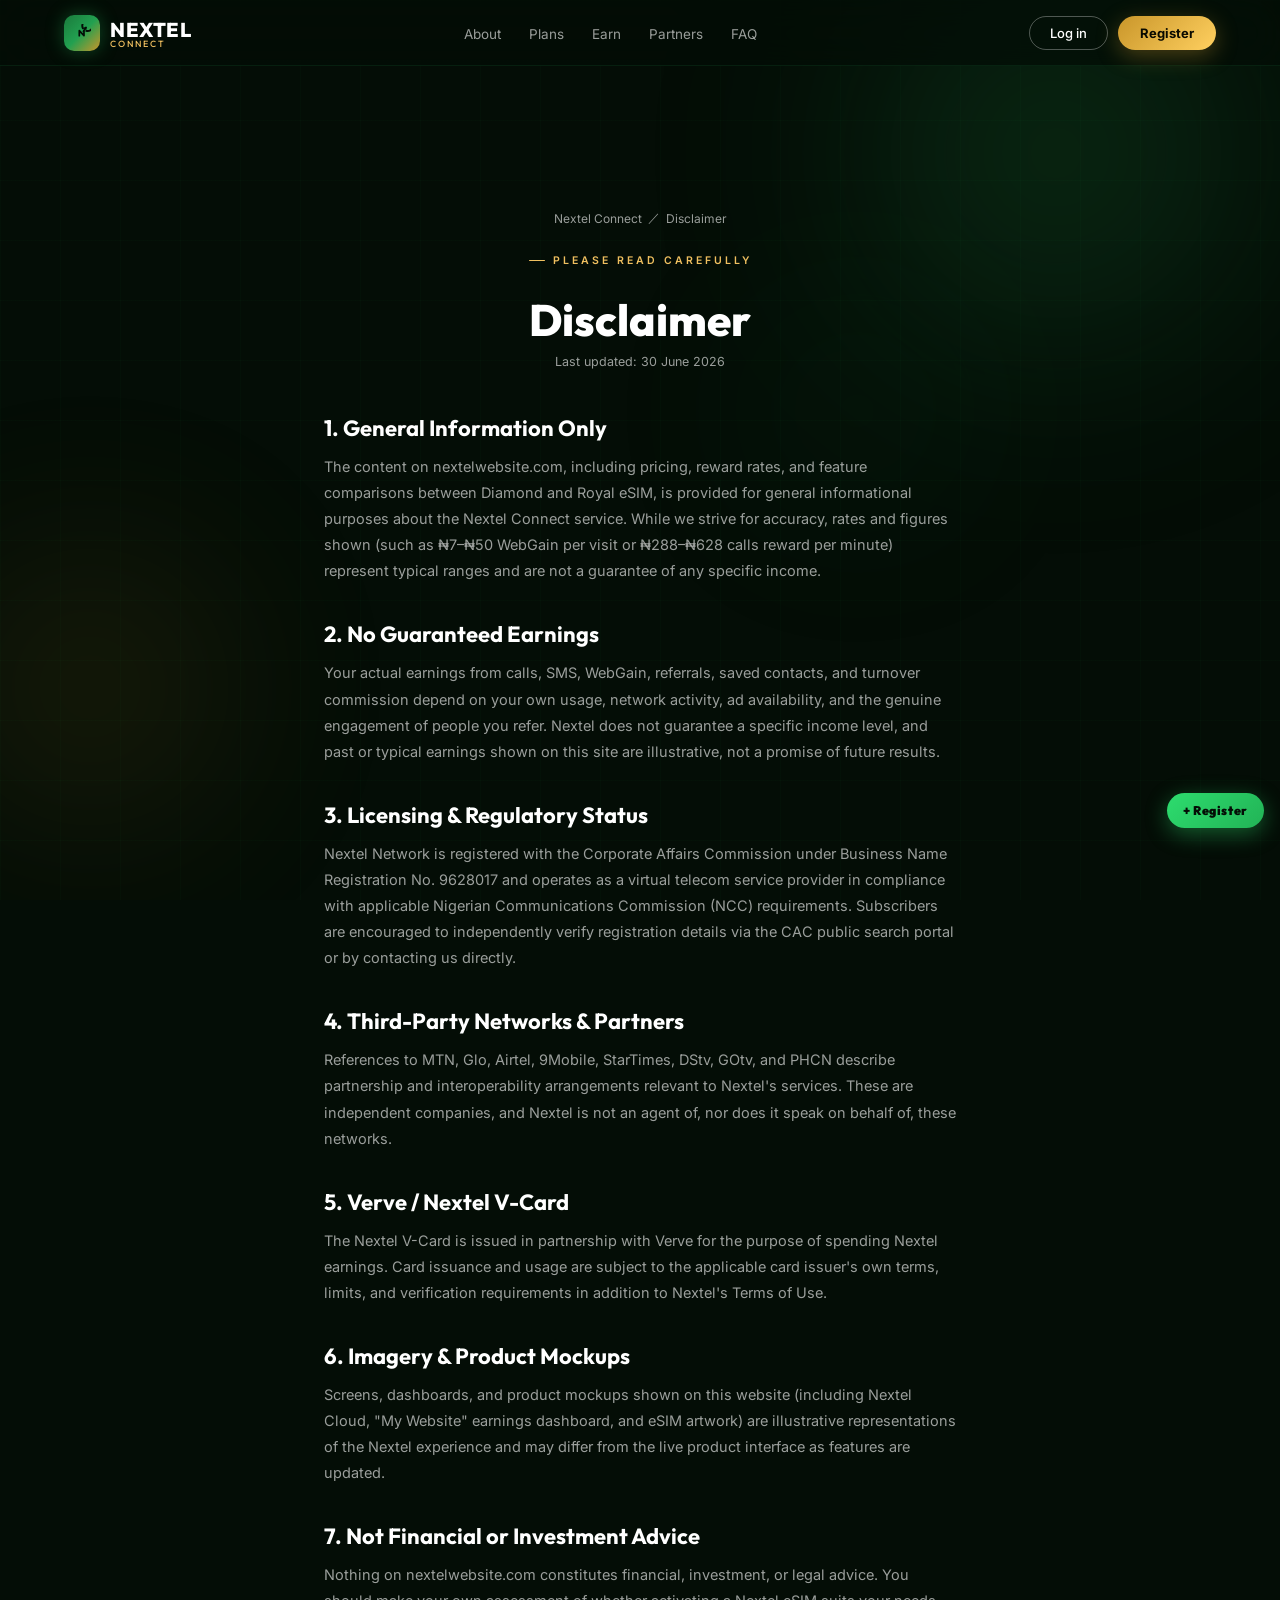
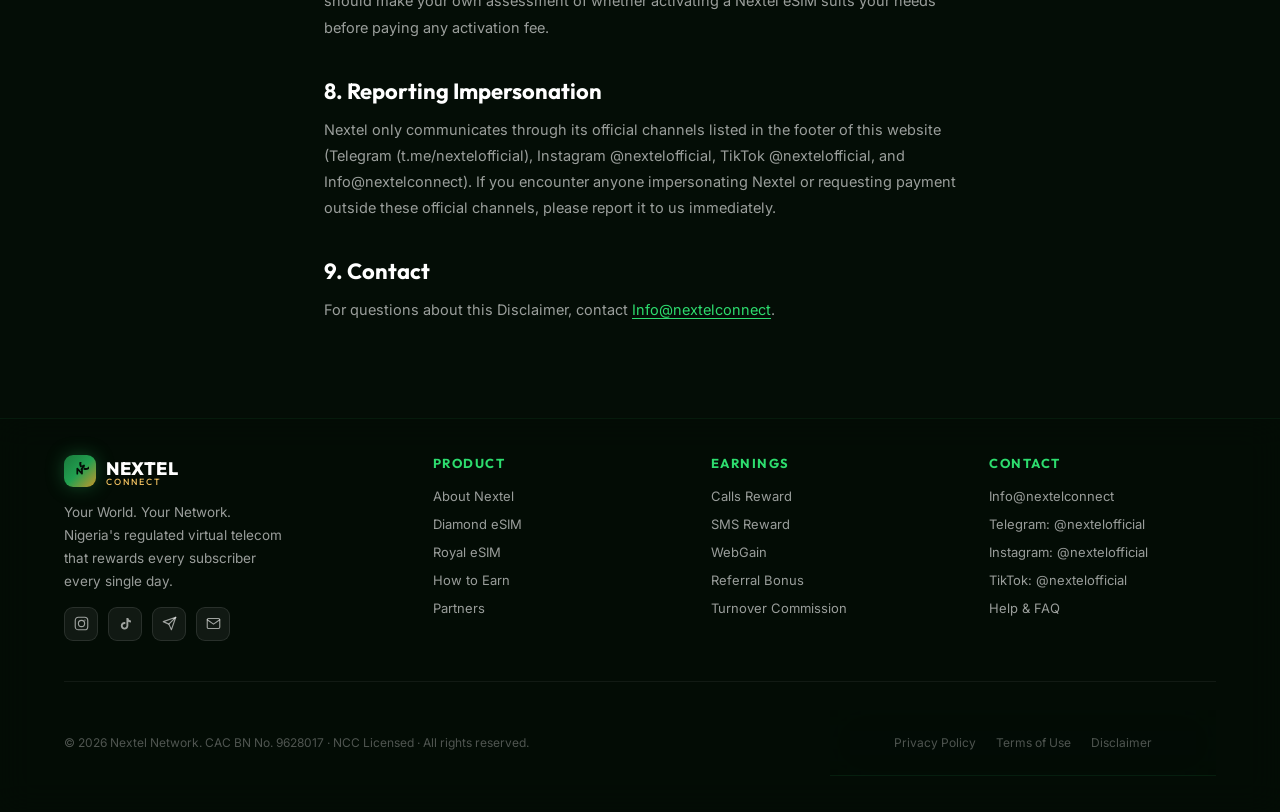
<file: disclaimer.html>
<!DOCTYPE html>
<html lang="en">
<head>
<meta charset="UTF-8"/>
<meta name="viewport" content="width=device-width, initial-scale=1, viewport-fit=cover"/>
<meta name="format-detection" content="telephone=no"/>

<meta name="robots" content="index,follow,max-snippet:-1,max-image-preview:large,max-video-preview:-1"/>
<meta name="googlebot" content="index,follow,max-snippet:-1,max-image-preview:large,max-video-preview:-1"/>
<link rel="canonical" href="https://nextelwebsite.com/disclaimer.html"/>

<meta name="theme-color" content="#040d06"/>

<title>Disclaimer | Nextel Connect</title>
<meta name="description" content="Important disclaimers about earnings estimates, licensing status, third-party telecom partners, and how to verify official Nextel Connect communication channels."/>
<meta name="author" content="Nextel Network"/>

<link rel="manifest" href="/manifest.webmanifest"/>
<meta name="application-name" content="Nextel Connect"/>
<meta name="apple-mobile-web-app-title" content="Nextel Connect"/>
<meta name="apple-mobile-web-app-capable" content="yes"/>
<meta name="apple-mobile-web-app-status-bar-style" content="black-translucent"/>

<link rel="icon" href="/assets/logo/nextel-logo-icon.svg" type="image/svg+xml"/>
<link rel="shortcut icon" href="/assets/icons/favicon.ico"/>
<link rel="icon" href="/assets/icons/favicon.ico" sizes="any"/>
<link rel="icon" type="image/png" sizes="32x32" href="/assets/icons/favicon-32x32.png"/>
<link rel="icon" type="image/png" sizes="16x16" href="/assets/icons/favicon-16x16.png"/>
<link rel="apple-touch-icon" sizes="180x180" href="/assets/icons/apple-touch-icon.png"/>
<link rel="mask-icon" href="/assets/icons/safari-pinned-tab.svg" color="#2ddc6e"/>
<meta name="msapplication-config" content="/browserconfig.xml"/>
<meta name="msapplication-TileColor" content="#040d06"/>

<meta property="og:locale" content="en_NG"/>
<meta property="og:type" content="website"/>
<meta property="og:site_name" content="Nextel Connect"/>
<meta property="og:url" content="https://nextelwebsite.com/disclaimer.html"/>
<meta property="og:title" content="Disclaimer | Nextel Connect"/>
<meta property="og:description" content="Important disclaimers about earnings estimates, licensing status, third-party telecom partners, and how to verify official Nextel Connect communication channels."/>
<meta property="og:image" content="https://nextelwebsite.com/assets/images/nextel-og-share-image.jpg"/>
<meta property="og:image:secure_url" content="https://nextelwebsite.com/assets/images/nextel-og-share-image.jpg"/>
<meta property="og:image:alt" content="Nextel Connect Disclaimer"/>

<meta name="twitter:card" content="summary_large_image"/>
<meta name="twitter:url" content="https://nextelwebsite.com/disclaimer.html"/>
<meta name="twitter:title" content="Disclaimer | Nextel Connect"/>
<meta name="twitter:description" content="Important disclaimers about earnings estimates, licensing status, third-party telecom partners, and how to verify official Nextel Connect communication channels."/>
<meta name="twitter:image" content="https://nextelwebsite.com/assets/images/nextel-og-share-image.jpg"/>

<link rel="alternate" href="https://nextelwebsite.com/disclaimer.html" hreflang="en-ng"/>
<link rel="alternate" href="https://nextelwebsite.com/disclaimer.html" hreflang="en"/>
<link rel="alternate" href="https://nextelwebsite.com/disclaimer.html" hreflang="x-default"/>
<meta name="geo.region" content="NG"/>
<meta name="geo.placename" content="Nigeria"/>

<link rel="preconnect" href="https://fonts.googleapis.com"/>
<link rel="preconnect" href="https://fonts.gstatic.com" crossorigin/>
<link href="https://fonts.googleapis.com/css2?family=Outfit:wght@300;400;500;600;700;800;900&family=Inter:wght@300;400;500;600;700&display=swap" rel="stylesheet"/>
<link rel="stylesheet" href="/assets/css/style.css"/>

<script type="application/ld+json">
{
  "@context":"https://schema.org",
  "@graph":[
    {
      "@type":"Organization",
      "@id":"https://nextelwebsite.com/#organization",
      "name":"Nextel Connect",
      "url":"https://nextelwebsite.com/",
      "logo":{"@type":"ImageObject","url":"https://nextelwebsite.com/assets/icons/icon-512.png"},
      "email":"Info@nextelconnect",
      "address":{"@type":"PostalAddress","addressCountry":"NG"},
      "sameAs":["https://t.me/m/NMX8U16LMGE0","https://instagram.com/nextelofficial","https://tiktok.com/@nextelofficial"]
    },
    {
      "@type":"WebPage",
      "@id":"https://nextelwebsite.com/disclaimer.html#webpage",
      "name":"Disclaimer | Nextel Connect",
      "url":"https://nextelwebsite.com/disclaimer.html",
      "isPartOf":{"@id":"https://nextelwebsite.com/#website"},
      "description":"Important disclaimers about earnings estimates, licensing status, third-party telecom partners, and how to verify official Nextel Connect communication channels.",
      "inLanguage":"en",
      "dateModified":"2026-06-30"
    },
    {
      "@type":"BreadcrumbList",
      "itemListElement":[
        {"@type":"ListItem","position":1,"name":"Nextel Connect","item":"https://nextelwebsite.com/"},
        {"@type":"ListItem","position":2,"name":"Disclaimer","item":"https://nextelwebsite.com/disclaimer.html"}
      ]
    }
  ]
}
</script>
<style>
.float-reg{position:fixed;right:16px;bottom:72px;z-index:9900;padding:10px 16px;border-radius:999px;background:linear-gradient(135deg,#2ddc6e,#22b356);color:#040d06;font-family:'Outfit',sans-serif;font-weight:900;font-size:.78rem;letter-spacing:.05em;text-decoration:none;box-shadow:0 6px 22px rgba(45,220,110,.38);transition:transform .2s,box-shadow .2s;white-space:nowrap;}
.float-reg:hover{transform:translateY(-2px);box-shadow:0 10px 28px rgba(45,220,110,.50);}
#toTop{position:fixed;right:16px;bottom:20px;z-index:9900;width:40px;height:40px;border-radius:50%;background:rgba(10,22,12,.92);border:1px solid rgba(45,220,110,.28);color:#2ddc6e;font-size:1.1rem;cursor:pointer;display:flex;align-items:center;justify-content:center;box-shadow:0 4px 14px rgba(0,0,0,.35);transition:opacity .3s,transform .2s;opacity:0;pointer-events:none;backdrop-filter:blur(12px);}
#toTop.show{opacity:1;pointer-events:auto;}
#toTop:hover{transform:translateY(-2px);}
</style>
</head>
<body>
<a href="#main" class="skip-link">Skip to content</a>
<!-- AMBIENT -->
<div class="bg-fx" aria-hidden="true">
  <div class="orb o1"></div><div class="orb o2"></div><div class="orb o3"></div>
</div>
<div class="grid-bg" aria-hidden="true"></div>

<div class="page">

<!-- ════════════════ NAV ════════════════ -->
<nav>
  <a href="/" class="nav-logo" aria-label="Nextel Connect home">
    <div class="logo-badge">
      <svg viewBox="0 0 100 100" width="18" height="18" aria-hidden="true">
        <path d="M 55.02 23.86 A 29 29 0 1 1 73.61 38.39" fill="none" stroke="#040d06" stroke-width="11" stroke-linecap="round"/>
        <path d="M 35 65 L 35 37 L 61 65 L 61 37" fill="none" stroke="#040d06" stroke-width="9.5" stroke-linecap="round" stroke-linejoin="round"/>
        <path d="M 57.00 41.28 L 72.10 18.83" fill="none" stroke="#040d06" stroke-width="8" stroke-linecap="round"/>
        <path d="M 63.12 23.22 L 72.10 18.83 L 71.41 28.81" fill="none" stroke="#040d06" stroke-width="8" stroke-linecap="round" stroke-linejoin="round"/>
      </svg>
    </div>
    <div><span>NEXTEL</span><small class="logo-sub">CONNECT</small></div>
  </a>
  <ul class="nav-links">
    <li><a href="/#about">About</a></li>
    <li><a href="/#plans">Plans</a></li>
    <li><a href="/#earn">Earn</a></li>
    <li><a href="/#partners">Partners</a></li>
    <li><a href="/#faq">FAQ</a></li>
  </ul>
  <div class="nav-actions">
    <button class="btn-outline">Log in</button>
    <a href="/register.html" class="btn-gold">Register</a>
    <button class="hamburger" id="ham" aria-label="Menu" aria-expanded="false">
      <span></span><span></span><span></span>
    </button>
  </div>
</nav>

<!-- mobile drawer -->
<div class="drawer" id="drawer" aria-hidden="true">
  <ul>
    <li><a href="/#about" onclick="closeMenu()">About Nextel</a></li>
    <li><a href="/#plans" onclick="closeMenu()">eSIM Plans</a></li>
    <li><a href="/#earn" onclick="closeMenu()">How to Earn</a></li>
    <li><a href="/#partners" onclick="closeMenu()">Partners</a></li>
    <li><a href="/#faq" onclick="closeMenu()">FAQ</a></li>
  </ul>
  <a href="/register.html" class="d-cta" onclick="closeMenu()">Register Now →</a>
</div>

<main id="main">
<section class="legal-hero">
  <div class="breadcrumb"><a href="/">Nextel Connect</a><span>／</span><span>Disclaimer</span></div>
  <span class="sec-tag">PLEASE READ CAREFULLY</span>
  <h1>Disclaimer</h1>
  <p class="legal-updated">Last updated: 30 June 2026</p>
</section>
<div class="legal-wrap">
<h2>1. General Information Only</h2>
<p>The content on nextelwebsite.com, including pricing, reward rates, and feature comparisons between Diamond and Royal eSIM, is provided for general informational purposes about the Nextel Connect service. While we strive for accuracy, rates and figures shown (such as ₦7–₦50 WebGain per visit or ₦288–₦628 calls reward per minute) represent typical ranges and are not a guarantee of any specific income.</p>

<h2>2. No Guaranteed Earnings</h2>
<p>Your actual earnings from calls, SMS, WebGain, referrals, saved contacts, and turnover commission depend on your own usage, network activity, ad availability, and the genuine engagement of people you refer. Nextel does not guarantee a specific income level, and past or typical earnings shown on this site are illustrative, not a promise of future results.</p>

<h2>3. Licensing &amp; Regulatory Status</h2>
<p>Nextel Network is registered with the Corporate Affairs Commission under Business Name Registration No. 9628017 and operates as a virtual telecom service provider in compliance with applicable Nigerian Communications Commission (NCC) requirements. Subscribers are encouraged to independently verify registration details via the CAC public search portal or by contacting us directly.</p>

<h2>4. Third-Party Networks &amp; Partners</h2>
<p>References to MTN, Glo, Airtel, 9Mobile, StarTimes, DStv, GOtv, and PHCN describe partnership and interoperability arrangements relevant to Nextel's services. These are independent companies, and Nextel is not an agent of, nor does it speak on behalf of, these networks.</p>

<h2>5. Verve / Nextel V-Card</h2>
<p>The Nextel V-Card is issued in partnership with Verve for the purpose of spending Nextel earnings. Card issuance and usage are subject to the applicable card issuer's own terms, limits, and verification requirements in addition to Nextel's Terms of Use.</p>

<h2>6. Imagery &amp; Product Mockups</h2>
<p>Screens, dashboards, and product mockups shown on this website (including Nextel Cloud, "My Website" earnings dashboard, and eSIM artwork) are illustrative representations of the Nextel experience and may differ from the live product interface as features are updated.</p>

<h2>7. Not Financial or Investment Advice</h2>
<p>Nothing on nextelwebsite.com constitutes financial, investment, or legal advice. You should make your own assessment of whether activating a Nextel eSIM suits your needs before paying any activation fee.</p>

<h2>8. Reporting Impersonation</h2>
<p>Nextel only communicates through its official channels listed in the footer of this website (Telegram (t.me/nextelofficial), Instagram @nextelofficial, TikTok @nextelofficial, and Info@nextelconnect). If you encounter anyone impersonating Nextel or requesting payment outside these official channels, please report it to us immediately.</p>

<h2>9. Contact</h2>
<p>For questions about this Disclaimer, contact <a href="mailto:Info@nextelconnect">Info@nextelconnect</a>.</p>

</div>


</main>

<!-- ════════════════ FOOTER ════════════════ -->
<footer>
  <div class="footer-top">
    <div class="footer-brand">
      <a href="/" class="nav-logo" style="margin-bottom:0;" aria-label="Nextel Connect home">
        <div class="logo-badge" style="width:32px;height:32px;border-radius:9px;">
          <svg viewBox="0 0 100 100" width="16" height="16" aria-hidden="true">
            <path d="M 55.02 23.86 A 29 29 0 1 1 73.61 38.39" fill="none" stroke="#040d06" stroke-width="11" stroke-linecap="round"/>
            <path d="M 35 65 L 35 37 L 61 65 L 61 37" fill="none" stroke="#040d06" stroke-width="9.5" stroke-linecap="round" stroke-linejoin="round"/>
            <path d="M 57.00 41.28 L 72.10 18.83" fill="none" stroke="#040d06" stroke-width="8" stroke-linecap="round"/>
            <path d="M 63.12 23.22 L 72.10 18.83 L 71.41 28.81" fill="none" stroke="#040d06" stroke-width="8" stroke-linecap="round" stroke-linejoin="round"/>
          </svg>
        </div>
        <div><span style="font-family:'Outfit',sans-serif;font-size:18px;font-weight:800;">NEXTEL</span><small class="logo-sub">CONNECT</small></div>
      </a>
      <p>Your World. Your Network. Nigeria's regulated virtual telecom that rewards every subscriber every single day.</p>
      <div class="footer-social">
        <!-- Instagram -->
        <a href="https://instagram.com/nextelofficial" target="_blank" rel="noopener" class="soc-btn" aria-label="Nextel on Instagram"><svg viewBox="0 0 24 24" fill="none" stroke="var(--w60)" stroke-width="1.8" stroke-linecap="round"><rect x="2" y="2" width="20" height="20" rx="5"/><circle cx="12" cy="12" r="5"/><circle cx="17.5" cy="6.5" r="1" fill="var(--w60)" stroke="none"/></svg></a>
        <!-- TikTok -->
        <a href="https://tiktok.com/@nextelofficial" target="_blank" rel="noopener" class="soc-btn" aria-label="Nextel on TikTok"><svg viewBox="0 0 24 24" fill="var(--w60)" stroke="none"><path d="M16.5 3c.4 2.2 2 3.9 4.2 4.2v3.1c-1.5 0-2.9-.4-4.2-1.2v6.4c0 3.3-2.7 6-6 6s-6-2.7-6-6 2.7-6 6-6c.4 0 .8 0 1.2.1v3.2c-.4-.1-.8-.2-1.2-.2-1.6 0-3 1.3-3 3s1.3 3 3 3 3-1.3 3-3V3h3z"/></svg></a>
        <!-- Telegram -->
        <a href="https://t.me/m/NMX8U16LMGE0" target="_blank" rel="noopener" class="soc-btn" aria-label="Nextel on Telegram"><svg viewBox="0 0 24 24" fill="none" stroke="var(--w60)" stroke-width="1.8" stroke-linecap="round" stroke-linejoin="round"><path d="M22 2L11 13"/><path d="M22 2L15 22l-4-9-9-4 20-7z"/></svg></a>
        <!-- Email -->
        <a href="mailto:Info@nextelconnect" class="soc-btn" aria-label="Email Nextel"><svg viewBox="0 0 24 24" fill="none" stroke="var(--w60)" stroke-width="1.8" stroke-linecap="round" stroke-linejoin="round"><rect x="2" y="4" width="20" height="16" rx="2"/><path d="m22 6-10 7L2 6"/></svg></a>
      </div>
    </div>
    <div class="footer-col">
      <h4>Product</h4>
      <ul>
        <li><a href="/#about">About Nextel</a></li>
        <li><a href="/#plans">Diamond eSIM</a></li>
        <li><a href="/#plans">Royal eSIM</a></li>
        <li><a href="/#earn">How to Earn</a></li>
        <li><a href="/#partners">Partners</a></li>
      </ul>
    </div>
    <div class="footer-col">
      <h4>Earnings</h4>
      <ul>
        <li><a href="/#earn">Calls Reward</a></li>
        <li><a href="/#earn">SMS Reward</a></li>
        <li><a href="/#earn">WebGain</a></li>
        <li><a href="/#earn">Referral Bonus</a></li>
        <li><a href="/#earn">Turnover Commission</a></li>
      </ul>
    </div>
    <div class="footer-col">
      <h4>Contact</h4>
      <ul>
        <li><a href="mailto:Info@nextelconnect">Info@nextelconnect</a></li>
        <li><a href="https://t.me/m/NMX8U16LMGE0" target="_blank" rel="noopener">Telegram: @nextelofficial</a></li>
        <li><a href="https://instagram.com/nextelofficial" target="_blank" rel="noopener">Instagram: @nextelofficial</a></li>
        <li><a href="https://tiktok.com/@nextelofficial" target="_blank" rel="noopener">TikTok: @nextelofficial</a></li>
        <li><a href="/#faq">Help &amp; FAQ</a></li>
      </ul>
    </div>
  </div>
  <div class="footer-bottom">
    <p>© 2026 Nextel Network. CAC BN No. 9628017 · NCC Licensed · All rights reserved.</p>
    <nav aria-label="Footer legal">
      <a href="/privacy-policy.html">Privacy Policy</a>
      <a href="/terms-of-use.html">Terms of Use</a>
      <a href="/disclaimer.html">Disclaimer</a>
    </nav>
  </div>
</footer>

</div><!-- /.page -->

<script>
// NAV
const ham = document.getElementById('ham');
const drawer = document.getElementById('drawer');
ham.addEventListener('click', () => {
  const open = ham.classList.toggle('open');
  drawer.classList.toggle('open', open);
  drawer.setAttribute('aria-hidden', !open);
  ham.setAttribute('aria-expanded', open);
  document.body.style.overflow = open ? 'hidden' : '';
});
function closeMenu() {
  ham.classList.remove('open');
  drawer.classList.remove('open');
  drawer.setAttribute('aria-hidden', 'true');
  ham.setAttribute('aria-expanded', 'false');
  document.body.style.overflow = '';
}
document.addEventListener('click', e => {
  if (drawer.classList.contains('open') && !drawer.contains(e.target) && !ham.contains(e.target)) closeMenu();
});
document.addEventListener('keydown', e => { if (e.key === 'Escape') closeMenu(); });

// FAQ
function toggleFaq(btn) {
  const item = btn.closest('.faq-item');
  const isOpen = item.classList.contains('open');
  document.querySelectorAll('.faq-item').forEach(i => i.classList.remove('open'));
  if (!isOpen) item.classList.add('open');
}

// SCROLL REVEAL
const obs = new IntersectionObserver(entries => {
  entries.forEach(e => { if (e.isIntersecting) e.target.classList.add('in'); });
}, { threshold: 0.1 });
document.querySelectorAll('.reveal').forEach(el => obs.observe(el));
</script>
<a href="/register.html" class="float-reg" aria-label="Register for Nextel eSIM">+ Register</a>
<button id="toTop" aria-label="Back to top" onclick="window.scrollTo({top:0,behavior:'smooth'})">↑</button>
<script>(function(){var t=document.getElementById('toTop');window.addEventListener('scroll',function(){t.classList.toggle('show',window.scrollY>300);});})();</script>
</body>
</html>
</file>
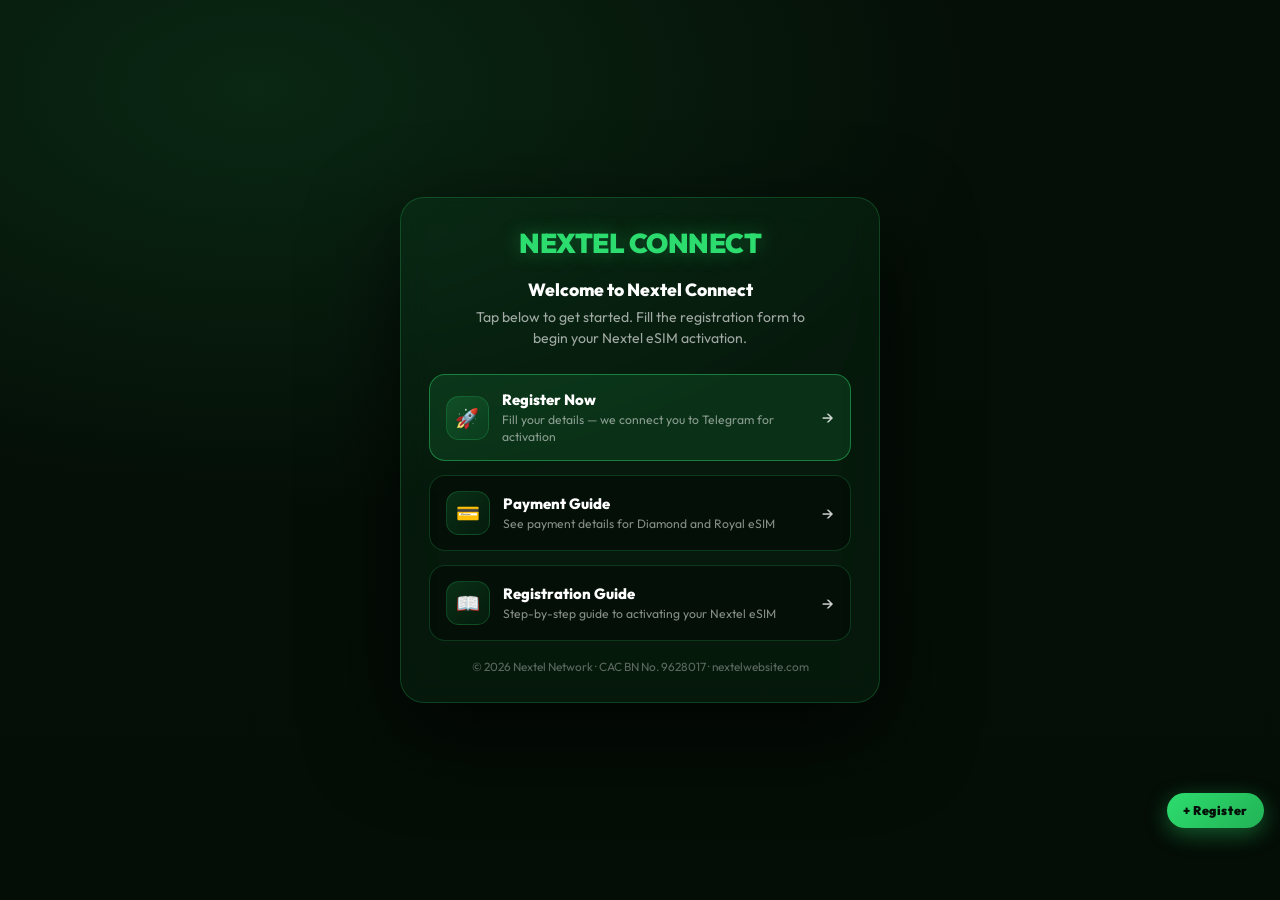
<file: get-started.html>
<!DOCTYPE html>
<html lang="en-NG">
<head>
<meta charset="UTF-8"/>
<meta name="viewport" content="width=device-width, initial-scale=1, viewport-fit=cover"/>
<title>Nextel Connect — Get Started</title>
<meta name="description" content="Get started with Nextel Connect. Tap the button below to join our official Telegram channel and begin your eSIM registration today."/>
<link rel="canonical" href="https://nextelwebsite.com/get-started.html"/>
<meta name="theme-color" content="#040d06"/>
<link rel="icon" href="/assets/logo/nextel-logo-icon.svg" type="image/svg+xml"/>
<link rel="shortcut icon" href="/assets/icons/favicon.ico"/>
<link rel="preconnect" href="https://fonts.googleapis.com"/>
<link rel="preconnect" href="https://fonts.gstatic.com" crossorigin/>
<link href="https://fonts.googleapis.com/css2?family=Outfit:wght@400;600;700;800;900&display=swap" rel="stylesheet"/>
<style>
:root{--green:#2ddc6e;--line:rgba(45,220,110,.22);}
*{box-sizing:border-box;margin:0;padding:0;-webkit-tap-highlight-color:transparent;}
html,body{height:100%;font-family:'Outfit',system-ui,sans-serif;color:#fff;-webkit-font-smoothing:antialiased;}
body{min-height:100dvh;display:flex;align-items:center;justify-content:center;padding:24px 16px;background:radial-gradient(1200px 700px at 20% 10%,rgba(45,220,110,.12),transparent 60%),linear-gradient(180deg,#050f07,#040d06);overflow:hidden;}
.glow{position:fixed;width:480px;height:480px;transform:translate(-50%,-50%);pointer-events:none;background:radial-gradient(circle,rgba(45,220,110,.20),rgba(45,220,110,.08),transparent 65%);filter:blur(18px);mix-blend-mode:screen;opacity:0;transition:opacity .25s ease;z-index:0;}
.wrap{width:min(480px,100%);text-align:center;padding:28px;border-radius:24px;background:rgba(45,220,110,.05);border:1px solid var(--line);backdrop-filter:blur(14px);box-shadow:0 30px 90px rgba(0,0,0,.70);position:relative;z-index:1;}
.brand{font-size:1.7rem;font-weight:900;color:var(--green);letter-spacing:-.5px;text-shadow:0 0 20px rgba(45,220,110,.35);margin-bottom:18px;display:block;text-decoration:none;}
h1{font-size:1.1rem;font-weight:800;margin:8px 0 6px;}
.subtitle{font-size:.88rem;color:rgba(255,255,255,.62);max-width:38ch;margin:0 auto;line-height:1.55;}
.links{margin-top:24px;display:flex;flex-direction:column;gap:14px;}
.btn{display:flex;align-items:center;justify-content:space-between;padding:15px 16px;border-radius:16px;text-decoration:none;color:#fff;background:rgba(0,0,0,.35);border:1px solid rgba(45,220,110,.20);transition:.18s ease;}
.btn:hover{transform:translateY(-1px);border-color:rgba(45,220,110,.55);box-shadow:0 10px 32px rgba(45,220,110,.10);}
.left{display:flex;gap:13px;align-items:center;text-align:left;}
.ico{width:44px;height:44px;border-radius:13px;display:grid;place-items:center;font-size:1.2rem;background:linear-gradient(135deg,rgba(45,220,110,.16),rgba(45,220,110,.06));border:1px solid rgba(45,220,110,.20);}
.btn-label{font-weight:800;font-size:.93rem;}
.btn-note{font-size:.76rem;color:rgba(255,255,255,.52);margin-top:2px;line-height:1.4;}
.arrow{opacity:.8;font-size:1.1rem;}
.foot{margin-top:18px;font-size:.74rem;color:rgba(255,255,255,.35);}
.float-reg{position:fixed;right:16px;bottom:72px;z-index:9900;padding:10px 16px;border-radius:999px;background:linear-gradient(135deg,#2ddc6e,#22b356);color:#040d06;font-family:'Outfit',sans-serif;font-weight:900;font-size:.78rem;letter-spacing:.05em;text-decoration:none;box-shadow:0 6px 22px rgba(45,220,110,.38);transition:transform .2s,box-shadow .2s;white-space:nowrap;}
.float-reg:hover{transform:translateY(-2px);box-shadow:0 10px 28px rgba(45,220,110,.50);}
#toTop{position:fixed;right:16px;bottom:20px;z-index:9900;width:40px;height:40px;border-radius:50%;background:rgba(10,22,12,.92);border:1px solid rgba(45,220,110,.28);color:#2ddc6e;font-size:1.1rem;cursor:pointer;display:flex;align-items:center;justify-content:center;box-shadow:0 4px 14px rgba(0,0,0,.35);transition:opacity .3s,transform .2s;opacity:0;pointer-events:none;backdrop-filter:blur(12px);}
#toTop.show{opacity:1;pointer-events:auto;}
#toTop:hover{transform:translateY(-2px);}
</style>
</head>
<body>
<div class="glow" id="glow"></div>
<main class="wrap">
  <a href="/" class="brand" aria-label="Nextel Connect home">NEXTEL CONNECT</a>
  <h1>Welcome to Nextel Connect</h1>
  <p class="subtitle">Tap below to get started. Fill the registration form to begin your Nextel eSIM activation.</p>
  <div class="links" id="links">
    <a class="btn" href="/register.html" style="background:rgba(45,220,110,.12);border-color:rgba(45,220,110,.45);">
      <div class="left">
        <div class="ico">🚀</div>
        <div>
          <div class="btn-label">Register Now</div>
          <div class="btn-note">Fill your details — we connect you to Telegram for activation</div>
        </div>
      </div>
      <div class="arrow">→</div>
    </a>
    <a class="btn" href="/payments.html">
      <div class="left">
        <div class="ico">💳</div>
        <div>
          <div class="btn-label">Payment Guide</div>
          <div class="btn-note">See payment details for Diamond and Royal eSIM</div>
        </div>
      </div>
      <div class="arrow">→</div>
    </a>
    <a class="btn" href="/how-to-register.html">
      <div class="left">
        <div class="ico">📖</div>
        <div>
          <div class="btn-label">Registration Guide</div>
          <div class="btn-note">Step-by-step guide to activating your Nextel eSIM</div>
        </div>
      </div>
      <div class="arrow">→</div>
    </a>
  </div>
  <p class="foot">© 2026 Nextel Network · CAC BN No. 9628017 · nextelwebsite.com</p>
</main>
<script>
const glow=document.getElementById('glow');
let x=innerWidth/2,y=innerHeight/2,tx=x,ty=y;
addEventListener('mousemove',e=>{tx=e.clientX;ty=e.clientY;glow.style.opacity=1;});
function loop(){x+=(tx-x)*.12;y+=(ty-y)*.12;glow.style.left=x+'px';glow.style.top=y+'px';requestAnimationFrame(loop);}
loop();
</script>
<a href="/register.html" class="float-reg" aria-label="Register for Nextel eSIM">+ Register</a>
<button id="toTop" aria-label="Back to top" onclick="window.scrollTo({top:0,behavior:'smooth'})">↑</button>
<script>(function(){var t=document.getElementById('toTop');window.addEventListener('scroll',function(){t.classList.toggle('show',window.scrollY>300);});})();</script>
</body>
</html>
</file>
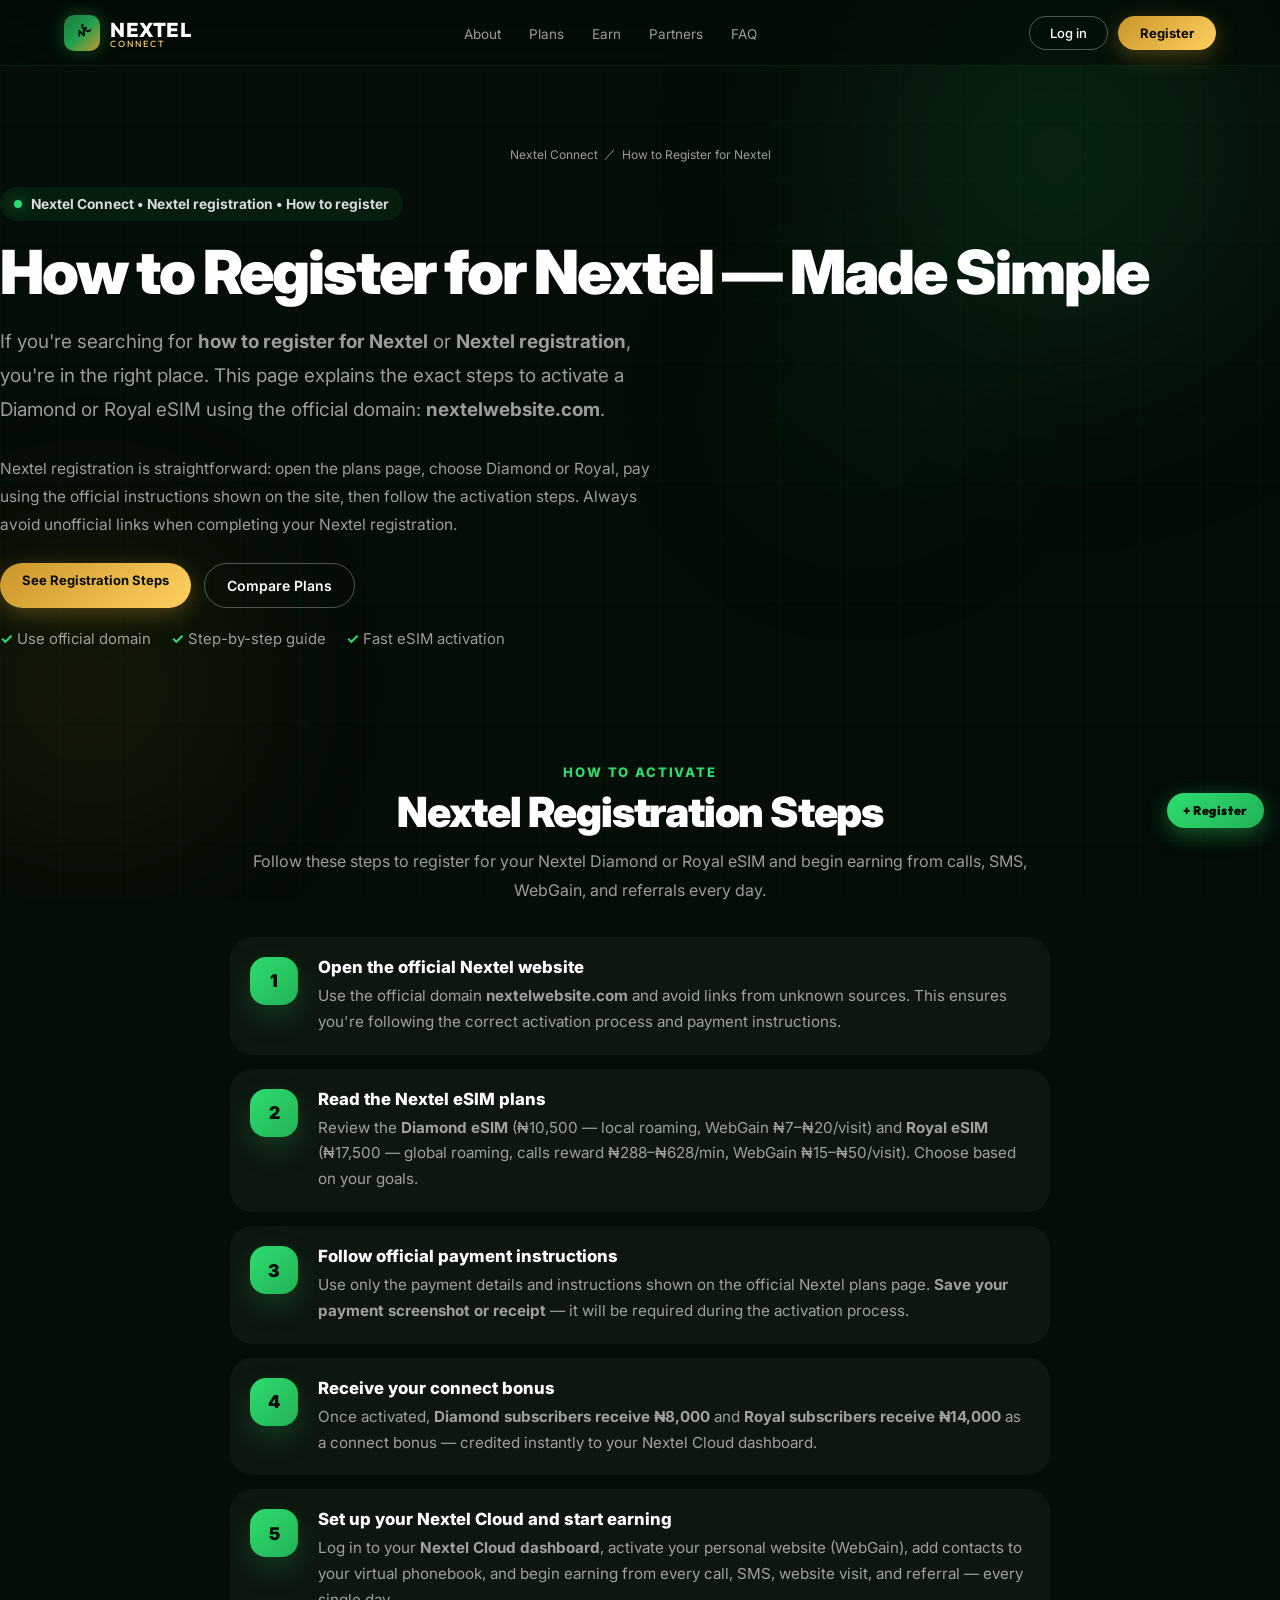
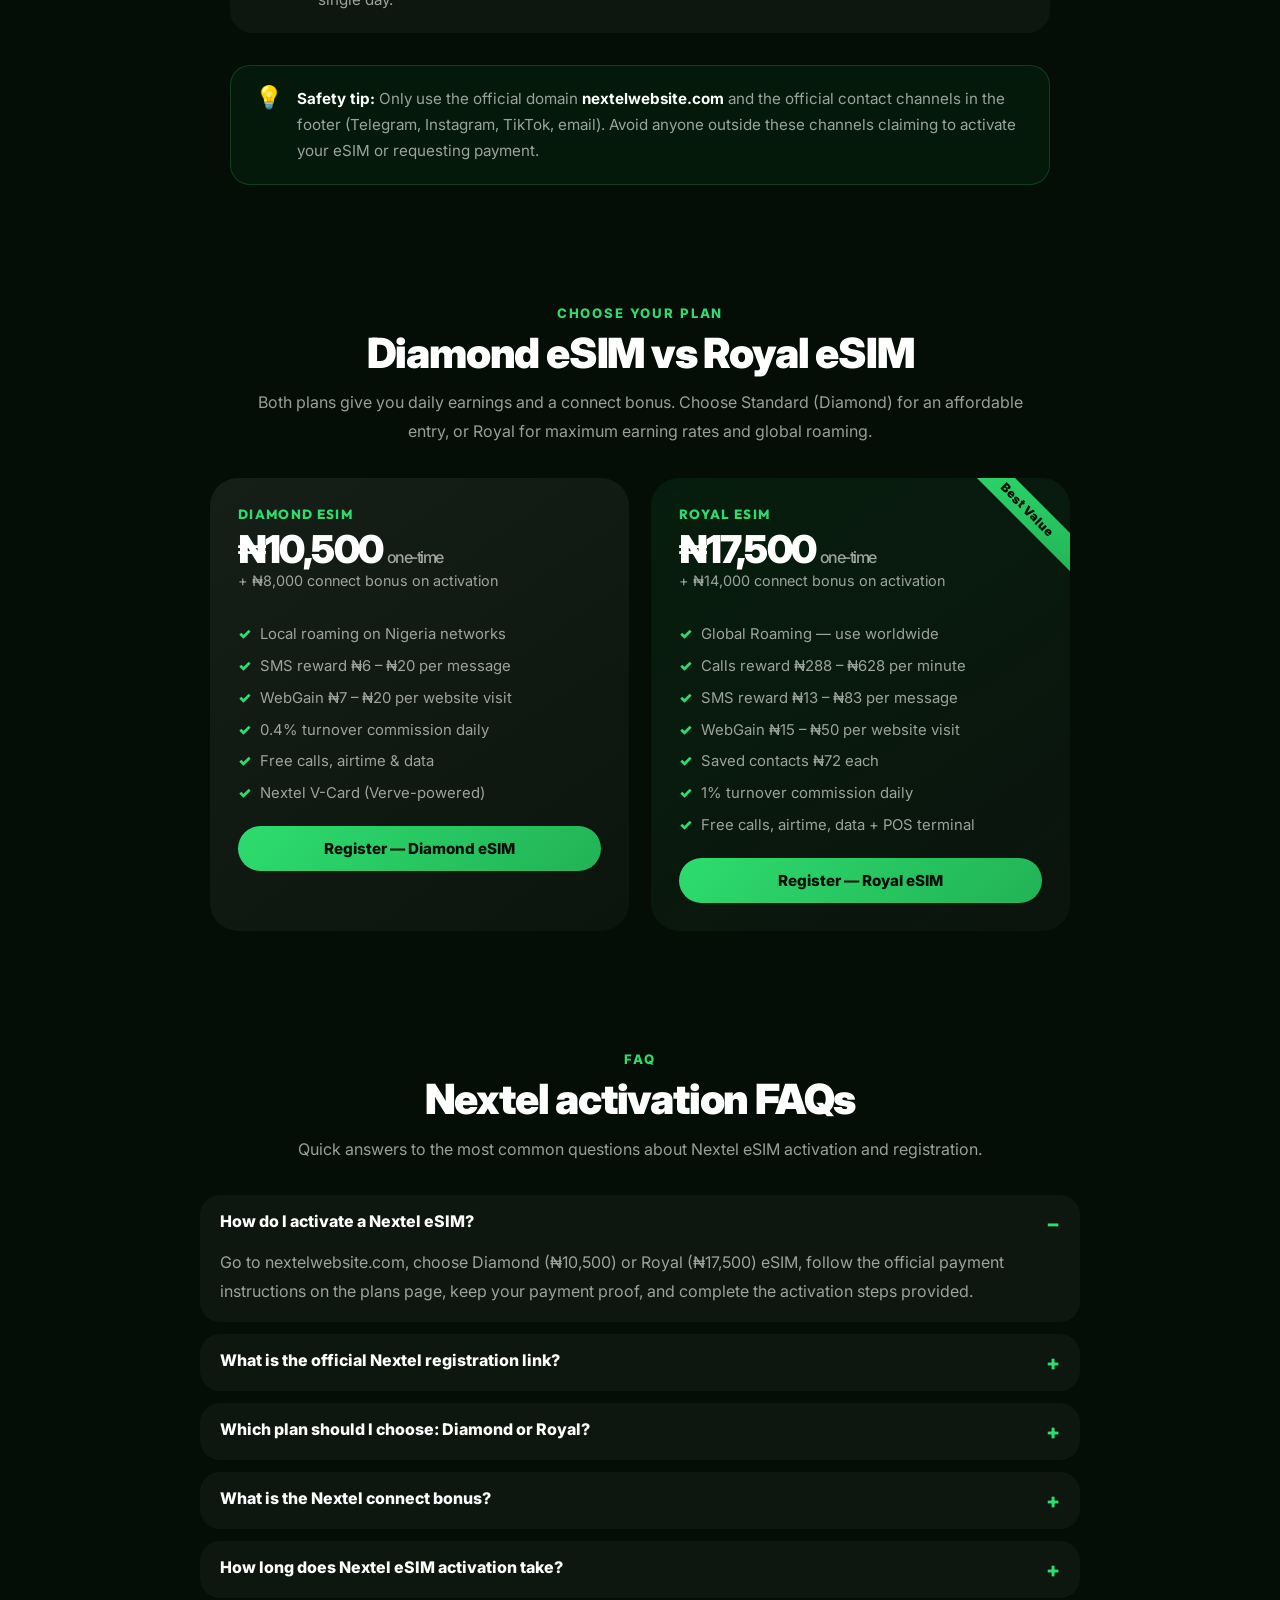
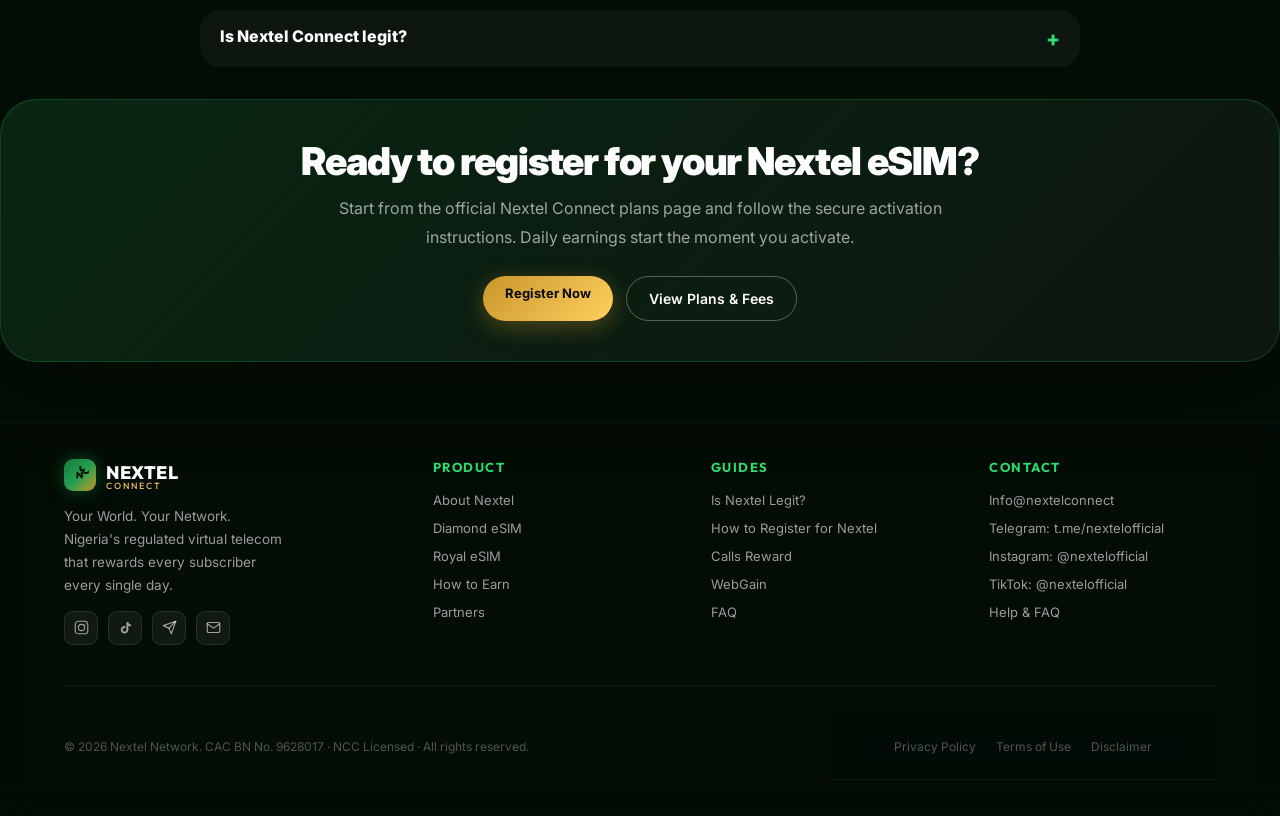
<file: how-to-register.html>
<!DOCTYPE html>
<html lang="en-NG">
<head>
<meta charset="UTF-8"/>
<meta name="viewport" content="width=device-width, initial-scale=1, viewport-fit=cover"/>
<meta name="format-detection" content="telephone=no"/>

<meta name="robots" content="index,follow,max-snippet:-1,max-image-preview:large,max-video-preview:-1"/>
<meta name="googlebot" content="index,follow,max-snippet:-1,max-image-preview:large,max-video-preview:-1"/>
<link rel="canonical" href="https://nextelwebsite.com/how-to-register.html"/>

<meta name="theme-color" content="#040d06"/>

<title>How to Register for Nextel — Nextel Registration Guide | Nextel Connect</title>
<meta name="title" content="How to Register for Nextel — Nextel Registration Guide | Nextel Connect"/>
<meta name="description" content="How to register for a Nextel Diamond or Royal eSIM: choose your plan, follow official payment instructions, receive your connect bonus, and start earning daily from calls, SMS, and WebGain."/>
<meta name="keywords" content="Nextel registration, how to register for Nextel, Nextel signup, Nextel Diamond eSIM activation, Nextel Royal eSIM activation, Nextel platform registration, how Nextel works, how to join Nextel Connect, Nextel earn from calls"/>
<meta name="author" content="Nextel Network"/>

<link rel="manifest" href="/manifest.webmanifest"/>
<meta name="application-name" content="Nextel Connect"/>
<meta name="apple-mobile-web-app-title" content="Nextel Connect"/>
<meta name="apple-mobile-web-app-capable" content="yes"/>
<meta name="apple-mobile-web-app-status-bar-style" content="black-translucent"/>

<link rel="icon" href="/assets/logo/nextel-logo-icon.svg" type="image/svg+xml"/>
<link rel="shortcut icon" href="/assets/icons/favicon.ico"/>
<link rel="icon" href="/assets/icons/favicon.ico" sizes="any"/>
<link rel="icon" type="image/png" sizes="32x32" href="/assets/icons/favicon-32x32.png"/>
<link rel="icon" type="image/png" sizes="16x16" href="/assets/icons/favicon-16x16.png"/>
<link rel="apple-touch-icon" sizes="180x180" href="/assets/icons/apple-touch-icon.png"/>
<link rel="mask-icon" href="/assets/icons/safari-pinned-tab.svg" color="#2ddc6e"/>
<meta name="msapplication-config" content="/browserconfig.xml"/>
<meta name="msapplication-TileColor" content="#040d06"/>

<meta property="og:locale" content="en_NG"/>
<meta property="og:type" content="article"/>
<meta property="og:site_name" content="Nextel Connect"/>
<meta property="og:url" content="https://nextelwebsite.com/how-to-register.html"/>
<meta property="og:title" content="How to Register for Nextel — Nextel Registration Guide"/>
<meta property="og:description" content="Nextel registration step-by-step: choose Diamond or Royal eSIM, follow official payment instructions, get your connect bonus, and start earning daily."/>
<meta property="og:image" content="https://nextelwebsite.com/assets/images/nextel-og-share-image.jpg"/>
<meta property="og:image:secure_url" content="https://nextelwebsite.com/assets/images/nextel-og-share-image.jpg"/>
<meta property="og:image:width" content="1200"/>
<meta property="og:image:height" content="630"/>
<meta property="og:image:alt" content="Nextel Registration — How to Register for Nextel Connect"/>

<meta name="twitter:card" content="summary_large_image"/>
<meta name="twitter:url" content="https://nextelwebsite.com/how-to-register.html"/>
<meta name="twitter:title" content="How to Register for Nextel — Nextel Registration Guide"/>
<meta name="twitter:description" content="Complete your Nextel registration for a Diamond or Royal eSIM and start earning from calls, SMS, WebGain, and referrals every day."/>
<meta name="twitter:image" content="https://nextelwebsite.com/assets/images/nextel-og-share-image.jpg"/>

<link rel="alternate" href="https://nextelwebsite.com/how-to-register.html" hreflang="en-ng"/>
<link rel="alternate" href="https://nextelwebsite.com/how-to-register.html" hreflang="en"/>
<link rel="alternate" href="https://nextelwebsite.com/how-to-register.html" hreflang="x-default"/>
<meta name="geo.region" content="NG"/>
<meta name="geo.placename" content="Nigeria"/>

<link rel="preconnect" href="https://fonts.googleapis.com"/>
<link rel="preconnect" href="https://fonts.gstatic.com" crossorigin/>
<link rel="preload" as="image" href="/assets/images/nextel-esim-plans-diamond-royal-pricing.jpg"/>
<link href="https://fonts.googleapis.com/css2?family=Outfit:wght@300;400;500;600;700;800;900&family=Inter:wght@300;400;500;600;700&display=swap" rel="stylesheet"/>
<link rel="stylesheet" href="/assets/css/style.css"/>

<script type="application/ld+json">
{
  "@context":"https://schema.org",
  "@graph":[
    {
      "@type":"Organization",
      "@id":"https://nextelwebsite.com/#organization",
      "name":"Nextel Connect",
      "alternateName":"Nextel Network",
      "url":"https://nextelwebsite.com/",
      "logo":{"@type":"ImageObject","url":"https://nextelwebsite.com/assets/icons/icon-512.png","width":512,"height":512},
      "image":"https://nextelwebsite.com/assets/images/nextel-og-share-image.jpg",
      "email":"Info@nextelconnect",
      "address":{"@type":"PostalAddress","addressCountry":"NG"},
      "vatID":"CAC BN No. 9628017",
      "sameAs":[
        "https://t.me/m/NMX8U16LMGE0",
        "https://instagram.com/nextelofficial",
        "https://tiktok.com/@nextelofficial"
      ]
    },
    {
      "@type":"HowTo",
      "@id":"https://nextelwebsite.com/how-to-register.html#howto",
      "name":"How to Register for Nextel",
      "description":"Open the official Nextel website, choose Diamond or Royal eSIM, follow official payment instructions, receive your connect bonus, and start earning daily.",
      "totalTime":"PT15M",
      "step":[
        {"@type":"HowToStep","name":"Open the official Nextel website","text":"Go to nextelwebsite.com — the only official domain for Nextel Connect. Avoid unofficial links.","url":"https://nextelwebsite.com/how-to-register.html#step-1"},
        {"@type":"HowToStep","name":"Choose your Nextel eSIM plan","text":"Select Diamond eSIM (₦10,500, local roaming) or Royal eSIM (₦17,500, global roaming, higher earning rates) based on your goals.","url":"https://nextelwebsite.com/how-to-register.html#step-2"},
        {"@type":"HowToStep","name":"Follow official payment instructions","text":"Use only the payment details shown on the official Nextel plans page. Save your payment receipt or screenshot.","url":"https://nextelwebsite.com/how-to-register.html#step-3"},
        {"@type":"HowToStep","name":"Receive your connect bonus","text":"After activation, Diamond subscribers receive ₦8,000 and Royal subscribers receive ₦14,000 as a connect bonus in their Nextel Cloud dashboard.","url":"https://nextelwebsite.com/how-to-register.html#step-4"},
        {"@type":"HowToStep","name":"Set up your Nextel Cloud and personal website","text":"Log in to your Nextel Cloud dashboard, activate your personal website (WebGain), add contacts, and start earning from calls, SMS, website visits, and referrals every day.","url":"https://nextelwebsite.com/how-to-register.html#step-5"}
      ],
      "publisher":{"@id":"https://nextelwebsite.com/#organization"}
    },
    {
      "@type":"WebPage",
      "@id":"https://nextelwebsite.com/how-to-register.html#webpage",
      "url":"https://nextelwebsite.com/how-to-register.html",
      "name":"How to Register for Nextel — Nextel Registration Guide",
      "description":"Step-by-step guide to activating a Nextel Diamond or Royal eSIM, choosing your plan, completing payment, and starting daily earnings.",
      "isPartOf":{"@id":"https://nextelwebsite.com/#website"},
      "breadcrumb":{"@id":"https://nextelwebsite.com/how-to-register.html#breadcrumb"},
      "primaryImageOfPage":{"@type":"ImageObject","url":"https://nextelwebsite.com/assets/images/nextel-esim-plans-diamond-royal-pricing.jpg"},
      "inLanguage":"en-NG",
      "datePublished":"2026-06-30",
      "dateModified":"2026-06-30"
    },
    {
      "@type":"BreadcrumbList",
      "@id":"https://nextelwebsite.com/how-to-register.html#breadcrumb",
      "itemListElement":[
        {"@type":"ListItem","position":1,"name":"Nextel Connect","item":"https://nextelwebsite.com/"},
        {"@type":"ListItem","position":2,"name":"How to Register for Nextel eSIM","item":"https://nextelwebsite.com/how-to-register.html"}
      ]
    },
    {
      "@type":"FAQPage",
      "@id":"https://nextelwebsite.com/how-to-register.html#faq",
      "mainEntity":[
        {"@type":"Question","name":"How do I activate a Nextel eSIM?","acceptedAnswer":{"@type":"Answer","text":"Go to nextelwebsite.com, choose Diamond (₦10,500) or Royal (₦17,500) eSIM, follow the official payment instructions on the site, keep your payment proof, and follow the activation steps provided."}},
        {"@type":"Question","name":"What is the official Nextel registration link?","acceptedAnswer":{"@type":"Answer","text":"The only official domain is nextelwebsite.com. The plans page is at nextelwebsite.com/#plans and the registration guide is at nextelwebsite.com/how-to-register.html."}},
        {"@type":"Question","name":"Which plan should I choose: Diamond or Royal?","acceptedAnswer":{"@type":"Answer","text":"Choose Diamond (₦10,500) for local roaming and standard earning rates. Choose Royal (₦17,500) for global roaming, calls reward up to ₦628/min, WebGain up to ₦50/visit, saved contacts ₦72 each, and 1% turnover commission."}},
        {"@type":"Question","name":"What is the Nextel connect bonus?","acceptedAnswer":{"@type":"Answer","text":"Upon eSIM activation, Diamond subscribers receive a ₦8,000 connect bonus and Royal subscribers receive a ₦14,000 connect bonus — credited to their Nextel Cloud dashboard."}},
        {"@type":"Question","name":"How long does Nextel eSIM activation take?","acceptedAnswer":{"@type":"Answer","text":"The full activation process typically takes under 15 minutes: choose your plan, complete payment, and follow the official activation steps on nextelwebsite.com."}}
      ]
    }
  ]
}
</script>

<style>
.activate-hero{padding:80px 0 56px;position:relative;}
.activate-hero .breadcrumb{margin-bottom:24px;}
.act-pill{display:inline-flex;align-items:center;gap:9px;padding:9px 14px;border-radius:999px;border:1px solid var(--line);background:rgba(45,220,110,.08);color:rgba(255,255,255,.85);font-weight:700;font-size:.86rem;margin-bottom:20px;}
.act-pill .pdot{width:8px;height:8px;border-radius:50%;background:#2ddc6e;box-shadow:0 0 16px rgba(45,220,110,.70);}
.activate-hero h1{font-size:clamp(2rem,5.5vw,3.8rem);line-height:1.05;letter-spacing:-2px;font-weight:900;margin:0 0 20px;}
.activate-hero .lead{font-size:clamp(1rem,1.8vw,1.18rem);line-height:1.8;color:var(--w60);max-width:680px;margin-bottom:28px;}
.act-seo-note{margin-top:14px;color:var(--w60);line-height:1.8;font-size:.97rem;max-width:680px;}

.act-section{padding:60px 0;}
.act-head{max-width:780px;margin:0 auto 32px;text-align:center;}
.act-eyebrow{color:#2ddc6e;font-size:.82rem;font-weight:800;letter-spacing:.14em;text-transform:uppercase;margin-bottom:10px;}
.act-section h2{font-size:clamp(1.6rem,3.5vw,2.6rem);line-height:1.1;letter-spacing:-1.2px;font-weight:900;margin:0 0 12px;}
.act-section .act-desc{color:var(--w60);line-height:1.8;}

.act-steps{display:grid;gap:14px;max-width:820px;margin:0 auto;}
.act-step{display:grid;grid-template-columns:52px 1fr;gap:16px;align-items:start;padding:20px;border:1px solid var(--line);border-radius:22px;background:rgba(255,255,255,.04);}
.act-num{width:48px;height:48px;border-radius:16px;background:linear-gradient(135deg,#2ddc6e,#22b356);color:#040d06;font-weight:900;display:grid;place-items:center;box-shadow:0 12px 30px rgba(45,220,110,.18);font-size:1.1rem;flex-shrink:0;}
.act-step h3{font-size:1.05rem;font-weight:800;margin:0 0 6px;}
.act-step p{color:var(--w60);line-height:1.7;font-size:.95rem;margin:0;}

.plans-grid{display:grid;grid-template-columns:1fr 1fr;gap:22px;max-width:860px;margin:0 auto;}
.plan-card{border-radius:28px;padding:28px;background:linear-gradient(145deg,rgba(255,255,255,.07),rgba(255,255,255,.03));border:1px solid var(--line);position:relative;overflow:hidden;}
.plan-card.royal{border-color:rgba(45,220,110,.35);background:linear-gradient(145deg,rgba(45,220,110,.08),rgba(255,255,255,.03));}
.plan-badge{position:absolute;top:18px;right:-44px;transform:rotate(45deg);padding:6px 52px;background:linear-gradient(135deg,#2ddc6e,#22b356);color:#040d06;font-weight:900;letter-spacing:.5px;font-size:.76rem;}
.plan-name{font-size:.83rem;font-weight:800;color:#2ddc6e;letter-spacing:.1em;text-transform:uppercase;margin-bottom:8px;}
.plan-price{font-size:2.4rem;font-weight:900;letter-spacing:-1.5px;line-height:1;margin-bottom:4px;}
.plan-price span{font-size:1rem;font-weight:500;color:var(--w60);}
.plan-bonus{font-size:.9rem;color:var(--w60);margin-bottom:18px;padding-bottom:16px;border-bottom:1px solid var(--line);}
.plan-feature{display:flex;gap:9px;align-items:flex-start;color:var(--w60);font-size:.93rem;line-height:1.6;margin-bottom:8px;}
.plan-feature .pf-dot{color:#2ddc6e;font-weight:900;flex-shrink:0;}
.plan-cta{display:block;text-align:center;margin-top:20px;padding:13px 22px;border-radius:999px;font-weight:800;font-size:.95rem;background:linear-gradient(135deg,#2ddc6e,#22b356);color:#040d06;}
.plan-cta:hover{opacity:.9;}

.tip-box{max-width:820px;margin:32px auto 0;padding:20px 24px;border-radius:20px;background:rgba(45,220,110,.06);border:1px solid rgba(45,220,110,.20);display:flex;gap:14px;align-items:flex-start;}
.tip-icon{font-size:1.4rem;flex-shrink:0;line-height:1;}
.tip-box p{color:var(--w60);line-height:1.7;font-size:.95rem;margin:0;}
.tip-box strong{color:#fff;}

.act-faq-list{display:grid;gap:12px;max-width:880px;margin:0 auto;}
.act-faq-item details{border:1px solid var(--line);background:rgba(255,255,255,.04);border-radius:20px;padding:16px 20px;}
.act-faq-item summary{cursor:pointer;font-weight:800;font-size:1rem;list-style:none;display:flex;justify-content:space-between;gap:12px;}
.act-faq-item summary::-webkit-details-marker{display:none;}
.act-faq-item summary::after{content:"+";font-size:1.3rem;color:#2ddc6e;flex-shrink:0;}
.act-faq-item details[open] summary::after{content:"−";}
.act-faq-item p{padding-top:12px;color:var(--w60);line-height:1.8;margin:0;}

.act-cta{margin-top:32px;text-align:center;border-radius:36px;padding:40px 24px;background:linear-gradient(135deg,rgba(45,220,110,.12),rgba(255,255,255,.04));border:1px solid rgba(45,220,110,.2);box-shadow:0 30px 80px rgba(0,0,0,.25);}
.act-cta h2{font-size:clamp(1.6rem,3vw,2.4rem);margin:0 0 12px;}
.act-cta p{color:var(--w60);line-height:1.8;max-width:640px;margin:0 auto 24px;}
.act-cta-btns{display:flex;gap:13px;flex-wrap:wrap;justify-content:center;}

@media(max-width:900px){
  .plans-grid{grid-template-columns:1fr;}
  .activate-hero{padding:60px 0 40px;}
  .act-section{padding:44px 0;}
}
.float-reg{position:fixed;right:16px;bottom:72px;z-index:9900;padding:10px 16px;border-radius:999px;background:linear-gradient(135deg,#2ddc6e,#22b356);color:#040d06;font-family:'Outfit',sans-serif;font-weight:900;font-size:.78rem;letter-spacing:.05em;text-decoration:none;box-shadow:0 6px 22px rgba(45,220,110,.38);transition:transform .2s,box-shadow .2s;white-space:nowrap;}
.float-reg:hover{transform:translateY(-2px);box-shadow:0 10px 28px rgba(45,220,110,.50);}
#toTop{position:fixed;right:16px;bottom:20px;z-index:9900;width:40px;height:40px;border-radius:50%;background:rgba(10,22,12,.92);border:1px solid rgba(45,220,110,.28);color:#2ddc6e;font-size:1.1rem;cursor:pointer;display:flex;align-items:center;justify-content:center;box-shadow:0 4px 14px rgba(0,0,0,.35);transition:opacity .3s,transform .2s;opacity:0;pointer-events:none;backdrop-filter:blur(12px);}
#toTop.show{opacity:1;pointer-events:auto;}
#toTop:hover{transform:translateY(-2px);}
</style>
</head>
<body>
<a href="#main" class="skip-link">Skip to content</a>
<div class="bg-fx" aria-hidden="true">
  <div class="orb o1"></div><div class="orb o2"></div><div class="orb o3"></div>
</div>
<div class="grid-bg" aria-hidden="true"></div>

<div class="page">

<!-- NAV -->
<nav>
  <a href="/" class="nav-logo" aria-label="Nextel Connect home">
    <div class="logo-badge">
      <svg viewBox="0 0 100 100" width="18" height="18" aria-hidden="true">
        <path d="M 55.02 23.86 A 29 29 0 1 1 73.61 38.39" fill="none" stroke="#040d06" stroke-width="11" stroke-linecap="round"/>
        <path d="M 35 65 L 35 37 L 61 65 L 61 37" fill="none" stroke="#040d06" stroke-width="9.5" stroke-linecap="round" stroke-linejoin="round"/>
        <path d="M 57.00 41.28 L 72.10 18.83" fill="none" stroke="#040d06" stroke-width="8" stroke-linecap="round"/>
        <path d="M 63.12 23.22 L 72.10 18.83 L 71.41 28.81" fill="none" stroke="#040d06" stroke-width="8" stroke-linecap="round" stroke-linejoin="round"/>
      </svg>
    </div>
    <div><span>NEXTEL</span><small class="logo-sub">CONNECT</small></div>
  </a>
  <ul class="nav-links">
    <li><a href="/#about">About</a></li>
    <li><a href="/#plans">Plans</a></li>
    <li><a href="/#earn">Earn</a></li>
    <li><a href="/#partners">Partners</a></li>
    <li><a href="/#faq">FAQ</a></li>
  </ul>
  <div class="nav-actions">
    <button class="btn-outline">Log in</button>
    <a href="/register.html" class="btn-gold">Register</a>
    <button class="hamburger" id="ham" aria-label="Menu" aria-expanded="false">
      <span></span><span></span><span></span>
    </button>
  </div>
</nav>

<!-- Mobile drawer -->
<div class="drawer" id="drawer" aria-hidden="true">
  <ul>
    <li><a href="/#about" onclick="closeMenu()">About Nextel</a></li>
    <li><a href="/#plans" onclick="closeMenu()">eSIM Plans</a></li>
    <li><a href="/#earn" onclick="closeMenu()">How to Earn</a></li>
    <li><a href="/#partners" onclick="closeMenu()">Partners</a></li>
    <li><a href="/#faq" onclick="closeMenu()">FAQ</a></li>
  </ul>
  <a href="/register.html" class="d-cta" onclick="closeMenu()">Register Now →</a>
</div>

<main id="main">

<!-- HERO -->
<header class="activate-hero" id="hero">
  <div class="cont">
    <div class="breadcrumb"><a href="/">Nextel Connect</a><span>／</span><span>How to Register for Nextel</span></div>
    <div class="act-pill"><span class="pdot"></span> Nextel Connect • Nextel registration • How to register</div>
    <h1>How to Register for Nextel — <span class="g-text">Made Simple</span></h1>
    <p class="lead">
      If you're searching for <strong>how to register for Nextel</strong> or <strong>Nextel registration</strong>, you're in the right place. This page explains the exact steps to activate a Diamond or Royal eSIM using the official domain: <strong>nextelwebsite.com</strong>.
    </p>
    <p class="act-seo-note">
      Nextel registration is straightforward: open the plans page, choose Diamond or Royal, pay using the official instructions shown on the site, then follow the activation steps. Always avoid unofficial links when completing your Nextel registration.
    </p>
    <div style="display:flex;gap:13px;flex-wrap:wrap;margin-top:24px;">
      <a href="#steps" class="btn-gold">See Registration Steps</a>
      <a href="#plans" class="btn-ghost" style="font-size:14px;padding:13px 22px;">Compare Plans</a>
    </div>
    <div style="display:flex;flex-wrap:wrap;gap:20px;margin-top:22px;color:var(--w60);font-size:.93rem;">
      <span><strong style="color:#2ddc6e;">✓</strong> Use official domain</span>
      <span><strong style="color:#2ddc6e;">✓</strong> Step-by-step guide</span>
      <span><strong style="color:#2ddc6e;">✓</strong> Fast eSIM activation</span>
    </div>
  </div>
</header>

<!-- STEPS -->
<section class="act-section" id="steps">
  <div class="cont">
    <div class="act-head">
      <div class="act-eyebrow">How to activate</div>
      <h2>Nextel Registration Steps</h2>
      <p class="act-desc">Follow these steps to register for your Nextel Diamond or Royal eSIM and begin earning from calls, SMS, WebGain, and referrals every day.</p>
    </div>
    <div class="act-steps" id="step-1">
      <div class="act-step">
        <div class="act-num">1</div>
        <div>
          <h3>Open the official Nextel website</h3>
          <p>Use the official domain <strong>nextelwebsite.com</strong> and avoid links from unknown sources. This ensures you're following the correct activation process and payment instructions.</p>
        </div>
      </div>
      <div class="act-step" id="step-2">
        <div class="act-num">2</div>
        <div>
          <h3>Read the Nextel eSIM plans</h3>
          <p>Review the <strong>Diamond eSIM</strong> (₦10,500 — local roaming, WebGain ₦7–₦20/visit) and <strong>Royal eSIM</strong> (₦17,500 — global roaming, calls reward ₦288–₦628/min, WebGain ₦15–₦50/visit). Choose based on your goals.</p>
        </div>
      </div>
      <div class="act-step" id="step-3">
        <div class="act-num">3</div>
        <div>
          <h3>Follow official payment instructions</h3>
          <p>Use only the payment details and instructions shown on the official Nextel plans page. <strong>Save your payment screenshot or receipt</strong> — it will be required during the activation process.</p>
        </div>
      </div>
      <div class="act-step" id="step-4">
        <div class="act-num">4</div>
        <div>
          <h3>Receive your connect bonus</h3>
          <p>Once activated, <strong>Diamond subscribers receive ₦8,000</strong> and <strong>Royal subscribers receive ₦14,000</strong> as a connect bonus — credited instantly to your Nextel Cloud dashboard.</p>
        </div>
      </div>
      <div class="act-step" id="step-5">
        <div class="act-num">5</div>
        <div>
          <h3>Set up your Nextel Cloud and start earning</h3>
          <p>Log in to your <strong>Nextel Cloud dashboard</strong>, activate your personal website (WebGain), add contacts to your virtual phonebook, and begin earning from every call, SMS, website visit, and referral — every single day.</p>
        </div>
      </div>
    </div>
    <div class="tip-box">
      <span class="tip-icon">💡</span>
      <p><strong>Safety tip:</strong> Only use the official domain <strong>nextelwebsite.com</strong> and the official contact channels in the footer (Telegram, Instagram, TikTok, email). Avoid anyone outside these channels claiming to activate your eSIM or requesting payment.</p>
    </div>
  </div>
</section>

<!-- PLANS -->
<section class="act-section" id="plans">
  <div class="cont">
    <div class="act-head">
      <div class="act-eyebrow">Choose your plan</div>
      <h2>Diamond eSIM vs Royal eSIM</h2>
      <p class="act-desc">Both plans give you daily earnings and a connect bonus. Choose Standard (Diamond) for an affordable entry, or Royal for maximum earning rates and global roaming.</p>
    </div>
    <div class="plans-grid">
      <div class="plan-card">
        <div class="plan-name">Diamond eSIM</div>
        <div class="plan-price">₦10,500 <span>one-time</span></div>
        <div class="plan-bonus">+ ₦8,000 connect bonus on activation</div>
        <div class="plan-feature"><span class="pf-dot">✓</span><span>Local roaming on Nigeria networks</span></div>
        <div class="plan-feature"><span class="pf-dot">✓</span><span>SMS reward ₦6 – ₦20 per message</span></div>
        <div class="plan-feature"><span class="pf-dot">✓</span><span>WebGain ₦7 – ₦20 per website visit</span></div>
        <div class="plan-feature"><span class="pf-dot">✓</span><span>0.4% turnover commission daily</span></div>
        <div class="plan-feature"><span class="pf-dot">✓</span><span>Free calls, airtime &amp; data</span></div>
        <div class="plan-feature"><span class="pf-dot">✓</span><span>Nextel V-Card (Verve-powered)</span></div>
        <a href="/register.html?plan=Diamond" class="plan-cta">Register — Diamond eSIM</a>
      </div>
      <div class="plan-card royal">
        <div class="plan-badge">Best Value</div>
        <div class="plan-name">Royal eSIM</div>
        <div class="plan-price">₦17,500 <span>one-time</span></div>
        <div class="plan-bonus">+ ₦14,000 connect bonus on activation</div>
        <div class="plan-feature"><span class="pf-dot">✓</span><span>Global Roaming — use worldwide</span></div>
        <div class="plan-feature"><span class="pf-dot">✓</span><span>Calls reward ₦288 – ₦628 per minute</span></div>
        <div class="plan-feature"><span class="pf-dot">✓</span><span>SMS reward ₦13 – ₦83 per message</span></div>
        <div class="plan-feature"><span class="pf-dot">✓</span><span>WebGain ₦15 – ₦50 per website visit</span></div>
        <div class="plan-feature"><span class="pf-dot">✓</span><span>Saved contacts ₦72 each</span></div>
        <div class="plan-feature"><span class="pf-dot">✓</span><span>1% turnover commission daily</span></div>
        <div class="plan-feature"><span class="pf-dot">✓</span><span>Free calls, airtime, data + POS terminal</span></div>
        <a href="/register.html?plan=Royal" class="plan-cta">Register — Royal eSIM</a>
      </div>
    </div>
  </div>
</section>

<!-- FAQ -->
<section class="act-section" id="faq">
  <div class="cont">
    <div class="act-head">
      <div class="act-eyebrow">FAQ</div>
      <h2>Nextel activation FAQs</h2>
      <p class="act-desc">Quick answers to the most common questions about Nextel eSIM activation and registration.</p>
    </div>
    <div class="act-faq-list" role="list">
      <div class="act-faq-item" role="listitem">
        <details open>
          <summary>How do I activate a Nextel eSIM?</summary>
          <p>Go to nextelwebsite.com, choose Diamond (₦10,500) or Royal (₦17,500) eSIM, follow the official payment instructions on the plans page, keep your payment proof, and complete the activation steps provided.</p>
        </details>
      </div>
      <div class="act-faq-item" role="listitem">
        <details>
          <summary>What is the official Nextel registration link?</summary>
          <p>The only official domain is <strong>nextelwebsite.com</strong>. The plans page is at nextelwebsite.com/#plans and this registration guide is at nextelwebsite.com/how-to-register.html. Do not use any other link.</p>
        </details>
      </div>
      <div class="act-faq-item" role="listitem">
        <details>
          <summary>Which plan should I choose: Diamond or Royal?</summary>
          <p>Choose <strong>Diamond</strong> (₦10,500) for local roaming and standard earning rates. Choose <strong>Royal</strong> (₦17,500) for global roaming, higher calls reward (up to ₦628/min), higher WebGain (up to ₦50/visit), saved contacts earnings, and 1% turnover commission.</p>
        </details>
      </div>
      <div class="act-faq-item" role="listitem">
        <details>
          <summary>What is the Nextel connect bonus?</summary>
          <p>Upon eSIM activation, Diamond subscribers receive a <strong>₦8,000 connect bonus</strong> and Royal subscribers receive a <strong>₦14,000 connect bonus</strong> — credited to their Nextel Cloud dashboard immediately after activation.</p>
        </details>
      </div>
      <div class="act-faq-item" role="listitem">
        <details>
          <summary>How long does Nextel eSIM activation take?</summary>
          <p>The full activation process typically takes under 15 minutes: choose your plan, complete payment following the official instructions, and follow the activation steps. Have your payment proof ready.</p>
        </details>
      </div>
      <div class="act-faq-item" role="listitem">
        <details>
          <summary>Is Nextel Connect legit?</summary>
          <p>Yes. Nextel Network is registered with the Corporate Affairs Commission under Business Name No. 9628017 and operates in compliance with NCC requirements. Always confirm you are on nextelwebsite.com and use only the official contact channels in the footer.</p>
        </details>
      </div>
    </div>

    <div class="act-cta">
      <h2>Ready to register for your Nextel eSIM?</h2>
      <p>Start from the official Nextel Connect plans page and follow the secure activation instructions. Daily earnings start the moment you activate.</p>
      <div class="act-cta-btns">
        <a href="/register.html" class="btn-gold">Register Now</a>
        <a href="/payments.html" class="btn-ghost" style="font-size:14px;padding:13px 22px;">View Plans &amp; Fees</a>
      </div>
    </div>
  </div>
</section>

</main>

<!-- FOOTER -->
<footer>
  <div class="footer-top">
    <div class="footer-brand">
      <a href="/" class="nav-logo" style="margin-bottom:0;" aria-label="Nextel Connect home">
        <div class="logo-badge" style="width:32px;height:32px;border-radius:9px;">
          <svg viewBox="0 0 100 100" width="16" height="16" aria-hidden="true">
            <path d="M 55.02 23.86 A 29 29 0 1 1 73.61 38.39" fill="none" stroke="#040d06" stroke-width="11" stroke-linecap="round"/>
            <path d="M 35 65 L 35 37 L 61 65 L 61 37" fill="none" stroke="#040d06" stroke-width="9.5" stroke-linecap="round" stroke-linejoin="round"/>
            <path d="M 57.00 41.28 L 72.10 18.83" fill="none" stroke="#040d06" stroke-width="8" stroke-linecap="round"/>
            <path d="M 63.12 23.22 L 72.10 18.83 L 71.41 28.81" fill="none" stroke="#040d06" stroke-width="8" stroke-linecap="round" stroke-linejoin="round"/>
          </svg>
        </div>
        <div><span style="font-family:'Outfit',sans-serif;font-size:18px;font-weight:800;">NEXTEL</span><small class="logo-sub">CONNECT</small></div>
      </a>
      <p>Your World. Your Network. Nigeria's regulated virtual telecom that rewards every subscriber every single day.</p>
      <div class="footer-social">
        <a href="https://instagram.com/nextelofficial" target="_blank" rel="noopener" class="soc-btn" aria-label="Nextel on Instagram"><svg viewBox="0 0 24 24" fill="none" stroke="var(--w60)" stroke-width="1.8" stroke-linecap="round"><rect x="2" y="2" width="20" height="20" rx="5"/><circle cx="12" cy="12" r="5"/><circle cx="17.5" cy="6.5" r="1" fill="var(--w60)" stroke="none"/></svg></a>
        <a href="https://tiktok.com/@nextelofficial" target="_blank" rel="noopener" class="soc-btn" aria-label="Nextel on TikTok"><svg viewBox="0 0 24 24" fill="var(--w60)" stroke="none"><path d="M16.5 3c.4 2.2 2 3.9 4.2 4.2v3.1c-1.5 0-2.9-.4-4.2-1.2v6.4c0 3.3-2.7 6-6 6s-6-2.7-6-6 2.7-6 6-6c.4 0 .8 0 1.2.1v3.2c-.4-.1-.8-.2-1.2-.2-1.6 0-3 1.3-3 3s1.3 3 3 3 3-1.3 3-3V3h3z"/></svg></a>
        <a href="https://t.me/m/NMX8U16LMGE0" target="_blank" rel="noopener" class="soc-btn" aria-label="Nextel on Telegram"><svg viewBox="0 0 24 24" fill="none" stroke="var(--w60)" stroke-width="1.8" stroke-linecap="round" stroke-linejoin="round"><path d="M22 2L11 13"/><path d="M22 2L15 22l-4-9-9-4 20-7z"/></svg></a>
        <a href="mailto:Info@nextelconnect" class="soc-btn" aria-label="Email Nextel"><svg viewBox="0 0 24 24" fill="none" stroke="var(--w60)" stroke-width="1.8" stroke-linecap="round" stroke-linejoin="round"><rect x="2" y="4" width="20" height="16" rx="2"/><path d="m22 6-10 7L2 6"/></svg></a>
      </div>
    </div>
    <div class="footer-col">
      <h4>Product</h4>
      <ul>
        <li><a href="/#about">About Nextel</a></li>
        <li><a href="/#plans">Diamond eSIM</a></li>
        <li><a href="/#plans">Royal eSIM</a></li>
        <li><a href="/#earn">How to Earn</a></li>
        <li><a href="/#partners">Partners</a></li>
      </ul>
    </div>
    <div class="footer-col">
      <h4>Guides</h4>
      <ul>
        <li><a href="/nextel-platform.html">Is Nextel Legit?</a></li>
        <li><a href="/how-to-register.html">How to Register for Nextel</a></li>
        <li><a href="/#earn">Calls Reward</a></li>
        <li><a href="/#earn">WebGain</a></li>
        <li><a href="/#faq">FAQ</a></li>
      </ul>
    </div>
    <div class="footer-col">
      <h4>Contact</h4>
      <ul>
        <li><a href="mailto:Info@nextelconnect">Info@nextelconnect</a></li>
        <li><a href="https://t.me/m/NMX8U16LMGE0" target="_blank" rel="noopener">Telegram: t.me/nextelofficial</a></li>
        <li><a href="https://instagram.com/nextelofficial" target="_blank" rel="noopener">Instagram: @nextelofficial</a></li>
        <li><a href="https://tiktok.com/@nextelofficial" target="_blank" rel="noopener">TikTok: @nextelofficial</a></li>
        <li><a href="/#faq">Help &amp; FAQ</a></li>
      </ul>
    </div>
  </div>
  <div class="footer-bottom">
    <p>© 2026 Nextel Network. CAC BN No. 9628017 · NCC Licensed · All rights reserved.</p>
    <nav aria-label="Footer legal">
      <a href="/privacy-policy.html">Privacy Policy</a>
      <a href="/terms-of-use.html">Terms of Use</a>
      <a href="/disclaimer.html">Disclaimer</a>
    </nav>
  </div>
</footer>

</div><!-- /.page -->

<script>
const ham = document.getElementById('ham');
const drawer = document.getElementById('drawer');
ham.addEventListener('click', () => {
  const open = ham.classList.toggle('open');
  drawer.classList.toggle('open', open);
  drawer.setAttribute('aria-hidden', !open);
  ham.setAttribute('aria-expanded', open);
});
function closeMenu() {
  ham.classList.remove('open');
  drawer.classList.remove('open');
  drawer.setAttribute('aria-hidden', 'true');
  ham.setAttribute('aria-expanded', 'false');
}
window.addEventListener('scroll', () => {
  document.querySelector('nav').classList.toggle('scrolled', window.scrollY > 40);
});
</script>
<a href="/register.html" class="float-reg" aria-label="Register for Nextel eSIM">+ Register</a>
<button id="toTop" aria-label="Back to top" onclick="window.scrollTo({top:0,behavior:'smooth'})">↑</button>
<script>(function(){var t=document.getElementById('toTop');window.addEventListener('scroll',function(){t.classList.toggle('show',window.scrollY>300);});})();</script>
</body>
</html>
</file>
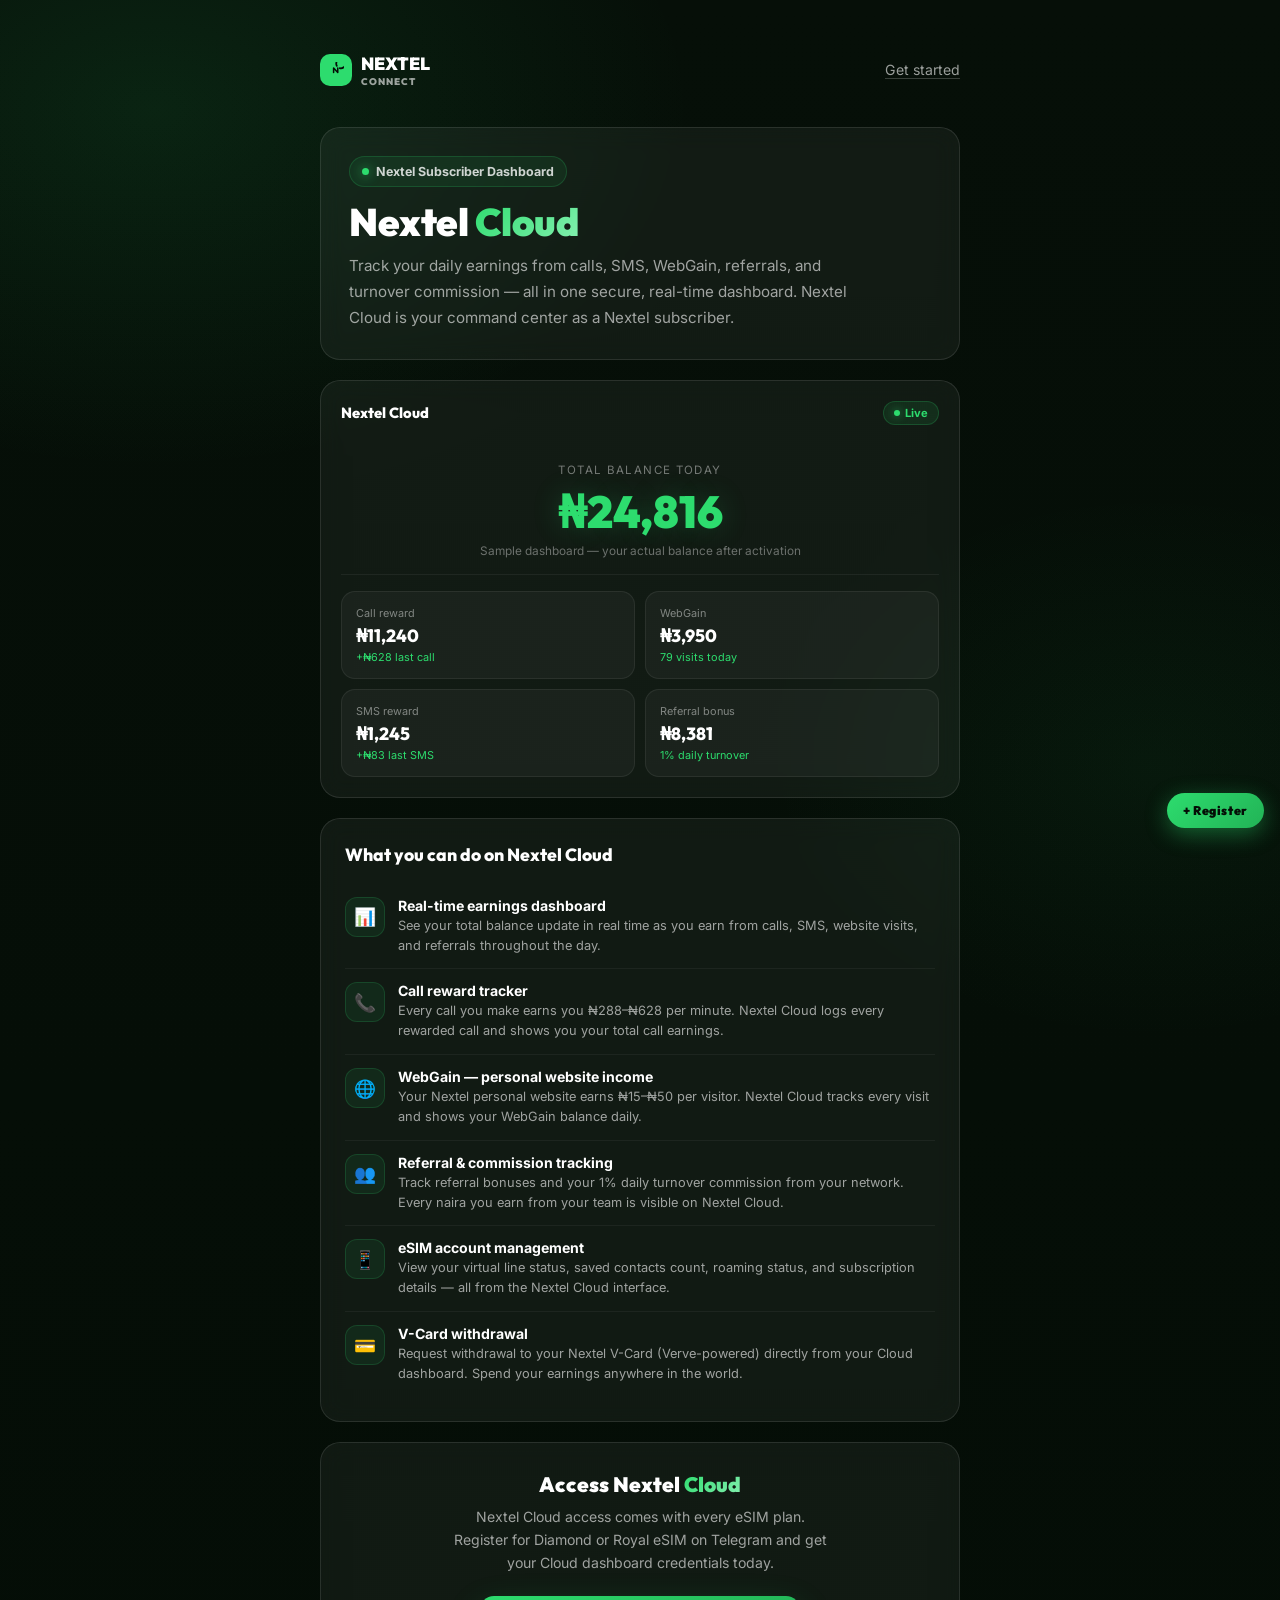
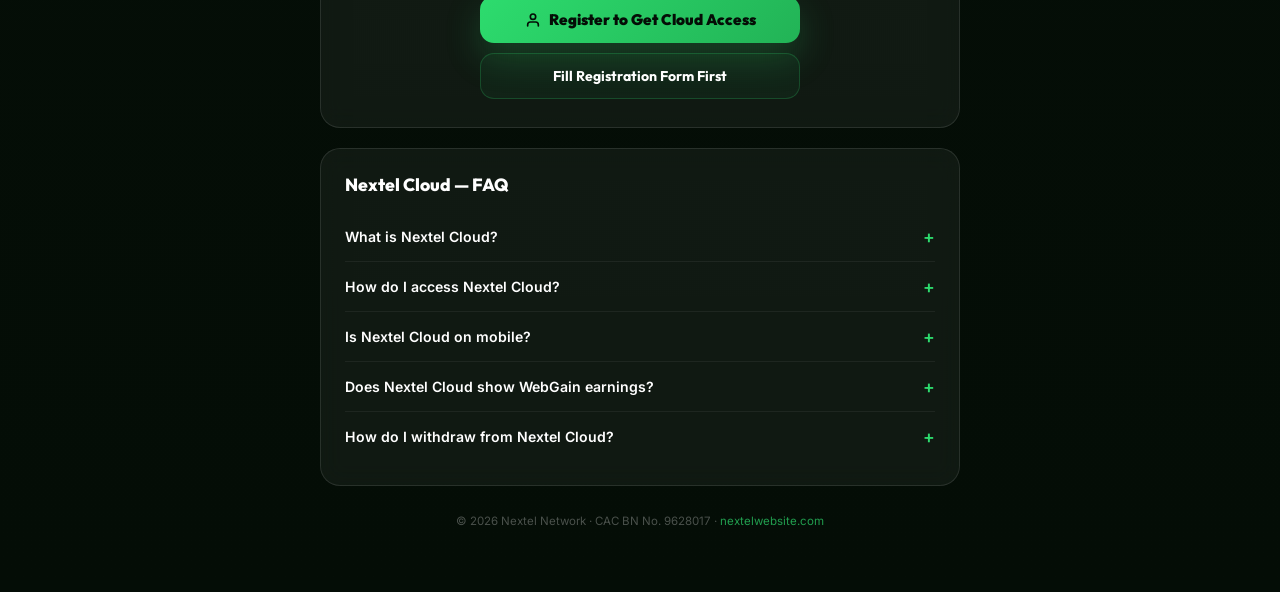
<file: nextel-cloud.html>
<!DOCTYPE html>
<html lang="en-NG">
<head>
<meta charset="UTF-8"/>
<meta name="viewport" content="width=device-width, initial-scale=1, viewport-fit=cover"/>
<meta name="format-detection" content="telephone=no"/>
<meta name="robots" content="index,follow,max-snippet:-1,max-image-preview:large,max-video-preview:-1"/>
<meta name="googlebot" content="index,follow,max-snippet:-1,max-image-preview:large,max-video-preview:-1"/>
<link rel="canonical" href="https://nextelwebsite.com/nextel-cloud.html"/>
<meta name="theme-color" content="#040d06"/>
<title>Nextel Cloud — Dashboard, Earnings Tracker & eSIM Account | Nextel Connect</title>
<meta name="title" content="Nextel Cloud — Dashboard, Earnings Tracker & eSIM Account | Nextel Connect"/>
<meta name="description" content="Nextel Cloud is the official Nextel subscriber dashboard. Track daily earnings from calls, SMS, WebGain, referrals, and turnover commission. Manage your eSIM account in one place."/>
<meta name="keywords" content="Nextel Cloud, Nextel dashboard, Nextel account, Nextel earnings dashboard, Nextel Cloud login, Nextel eSIM account, Nextel subscriber portal, nextelwebsite.com cloud"/>
<meta name="author" content="Nextel Network"/>
<link rel="manifest" href="/manifest.webmanifest"/>
<meta name="application-name" content="Nextel Connect"/>
<meta name="apple-mobile-web-app-title" content="Nextel Connect"/>
<meta name="apple-mobile-web-app-capable" content="yes"/>
<meta name="apple-mobile-web-app-status-bar-style" content="black-translucent"/>
<link rel="icon" href="/assets/logo/nextel-logo-icon.svg" type="image/svg+xml"/>
<link rel="shortcut icon" href="/assets/icons/favicon.ico"/>
<link rel="icon" href="/assets/icons/favicon.ico" sizes="any"/>
<link rel="icon" type="image/png" sizes="32x32" href="/assets/icons/favicon-32x32.png"/>
<link rel="icon" type="image/png" sizes="16x16" href="/assets/icons/favicon-16x16.png"/>
<link rel="apple-touch-icon" sizes="180x180" href="/assets/icons/apple-touch-icon.png"/>
<meta name="msapplication-TileColor" content="#040d06"/>
<meta property="og:locale" content="en_NG"/>
<meta property="og:type" content="website"/>
<meta property="og:site_name" content="Nextel Connect"/>
<meta property="og:url" content="https://nextelwebsite.com/nextel-cloud.html"/>
<meta property="og:title" content="Nextel Cloud — Your eSIM Dashboard & Earnings Tracker"/>
<meta property="og:description" content="Nextel Cloud is the official subscriber dashboard where you track daily earnings from calls, SMS, WebGain, referrals, and turnover commission on your Nextel eSIM account."/>
<meta property="og:image" content="https://nextelwebsite.com/assets/images/nextel-og-share-image.jpg"/>
<meta property="og:image:alt" content="Nextel Cloud Dashboard"/>
<meta name="twitter:card" content="summary_large_image"/>
<meta name="twitter:url" content="https://nextelwebsite.com/nextel-cloud.html"/>
<meta name="twitter:title" content="Nextel Cloud — Dashboard, Earnings Tracker & eSIM Account"/>
<meta name="twitter:description" content="Nextel Cloud is where Nextel subscribers track all daily earnings — calls, SMS, WebGain, referrals, and turnover commission — in one place."/>
<meta name="twitter:image" content="https://nextelwebsite.com/assets/images/nextel-og-share-image.jpg"/>
<link rel="alternate" href="https://nextelwebsite.com/nextel-cloud.html" hreflang="en-ng"/>
<link rel="alternate" href="https://nextelwebsite.com/nextel-cloud.html" hreflang="en"/>
<link rel="alternate" href="https://nextelwebsite.com/nextel-cloud.html" hreflang="x-default"/>
<meta name="geo.region" content="NG"/>
<meta name="geo.placename" content="Nigeria"/>
<script type="application/ld+json">
{"@context":"https://schema.org","@graph":[{"@type":"Organization","@id":"https://nextelwebsite.com/#organization","name":"Nextel Connect","url":"https://nextelwebsite.com/","logo":{"@type":"ImageObject","url":"https://nextelwebsite.com/assets/icons/icon-512.png"},"email":"Info@nextelconnect","address":{"@type":"PostalAddress","addressCountry":"NG"},"vatID":"CAC BN No. 9628017","sameAs":["https://t.me/m/NMX8U16LMGE0","https://instagram.com/nextelofficial","https://tiktok.com/@nextelofficial"]},{"@type":"WebSite","@id":"https://nextelwebsite.com/#website","name":"Nextel Connect","url":"https://nextelwebsite.com/","description":"Nextel Connect is a regulated virtual telecom in Nigeria that pays subscribers daily for calls, SMS, and digital activities.","publisher":{"@id":"https://nextelwebsite.com/#organization"},"inLanguage":"en-NG"},{"@type":"WebPage","@id":"https://nextelwebsite.com/nextel-cloud.html#webpage","url":"https://nextelwebsite.com/nextel-cloud.html","name":"Nextel Cloud — Dashboard, Earnings Tracker & eSIM Account","description":"Nextel Cloud is the official subscriber dashboard where you track daily earnings from calls, SMS, WebGain, referrals, and turnover commission.","isPartOf":{"@id":"https://nextelwebsite.com/#website"},"inLanguage":"en-NG","datePublished":"2026-06-30","dateModified":"2026-06-30"},{"@type":"BreadcrumbList","itemListElement":[{"@type":"ListItem","position":1,"name":"Nextel Connect","item":"https://nextelwebsite.com/"},{"@type":"ListItem","position":2,"name":"Nextel Cloud","item":"https://nextelwebsite.com/nextel-cloud.html"}]},{"@type":"SoftwareApplication","name":"Nextel Cloud","applicationCategory":"BusinessApplication","operatingSystem":"Web, Android, iOS","url":"https://nextelwebsite.com/nextel-cloud.html","description":"Nextel Cloud is the official subscriber dashboard for tracking earnings from calls, SMS, WebGain, referrals, and turnover commission.","offers":{"@type":"Offer","price":"0","priceCurrency":"NGN","description":"Nextel Cloud access is included with all Nextel eSIM plans."}},{"@type":"FAQPage","mainEntity":[{"@type":"Question","name":"What is Nextel Cloud?","acceptedAnswer":{"@type":"Answer","text":"Nextel Cloud is the official Nextel subscriber dashboard where you track your daily earnings from calls, SMS, WebGain website traffic, saved contacts, referrals, and 1% daily turnover commission."}},{"@type":"Question","name":"How do I access Nextel Cloud?","acceptedAnswer":{"@type":"Answer","text":"Nextel Cloud access is provided after your eSIM account is activated. Register for Diamond or Royal eSIM on nextelwebsite.com and get your Nextel Cloud dashboard credentials via Telegram."}},{"@type":"Question","name":"What can I track on Nextel Cloud?","acceptedAnswer":{"@type":"Answer","text":"On Nextel Cloud you can track: total earnings balance, call reward earnings, SMS reward earnings, WebGain earnings from your personal website, saved contacts reward, referral commissions, and daily turnover commission."}},{"@type":"Question","name":"Is Nextel Cloud available on mobile?","acceptedAnswer":{"@type":"Answer","text":"Yes. Nextel Cloud is fully mobile-optimized and works on any device — Android, iOS, or desktop browser."}}]}]}
</script>
<link rel="preconnect" href="https://fonts.googleapis.com"/>
<link rel="preconnect" href="https://fonts.gstatic.com" crossorigin/>
<link href="https://fonts.googleapis.com/css2?family=Outfit:wght@300;400;500;600;700;800;900&family=Inter:wght@300;400;500;600&display=swap" rel="stylesheet"/>
<style>
:root{--bg:#040d06;--green:#2ddc6e;--line:rgba(45,220,110,.18);--line2:rgba(255,255,255,.10);--w60:rgba(255,255,255,.60);--w80:rgba(255,255,255,.80);}
*{box-sizing:border-box;margin:0;padding:0;-webkit-tap-highlight-color:transparent;}
*::selection{background:rgba(45,220,110,.28);color:#fff;}
html,body{min-height:100%;font-family:'Inter',system-ui,sans-serif;color:#fff;-webkit-font-smoothing:antialiased;}
body{background:radial-gradient(900px 600px at 12% 5%,rgba(45,220,110,.10),transparent 60%),radial-gradient(700px 500px at 90% 35%,rgba(45,220,110,.05),transparent 55%),linear-gradient(180deg,#060f08,#040d06);overflow-x:hidden;}
a{color:inherit;text-decoration:none;}
.wrap{width:min(640px,calc(100% - 32px));margin:0 auto;padding:clamp(24px,5vw,52px) 0 64px;}

/* topbar */
.topbar{display:flex;align-items:center;justify-content:space-between;margin-bottom:40px;}
.brand{display:flex;align-items:center;gap:9px;font-family:'Outfit',sans-serif;font-weight:900;font-size:1.1rem;}
.logo-badge{width:32px;height:32px;border-radius:10px;background:var(--green);display:grid;place-items:center;}
.logo-sub{font-size:.6rem;color:var(--w60);display:block;letter-spacing:.1em;}
.tiny-link{color:var(--w60);font-size:.88rem;border-bottom:1px solid rgba(255,255,255,.2);}
.tiny-link:hover{color:#fff;}

/* hero */
.glass{background:rgba(255,255,255,.05);backdrop-filter:blur(12px);-webkit-backdrop-filter:blur(12px);border:1px solid var(--line2);border-radius:20px;}
.hero-card{padding:28px;margin-bottom:20px;}
.pill{display:inline-flex;align-items:center;gap:7px;padding:7px 12px;border-radius:999px;border:1px solid var(--line);background:rgba(45,220,110,.08);font-size:.78rem;font-weight:700;color:var(--w80);margin-bottom:14px;}
.pdot{width:7px;height:7px;border-radius:50%;background:var(--green);box-shadow:0 0 12px rgba(45,220,110,.8);}
.hero-card h1{font-family:'Outfit',sans-serif;font-size:clamp(1.7rem,4.5vw,2.4rem);font-weight:900;line-height:1.1;letter-spacing:-.5px;margin-bottom:10px;}
.g-text{background:linear-gradient(135deg,#2ddc6e,#85f0b0);-webkit-background-clip:text;background-clip:text;color:transparent;}
.hero-card p{color:var(--w60);line-height:1.7;font-size:.95rem;max-width:52ch;}

/* dashboard preview */
.dashboard-card{padding:20px;margin-bottom:20px;overflow:hidden;}
.dash-header{display:flex;align-items:center;justify-content:space-between;margin-bottom:18px;}
.dash-label{font-family:'Outfit',sans-serif;font-weight:800;font-size:.92rem;}
.dash-badge{display:inline-flex;align-items:center;gap:5px;padding:4px 10px;border-radius:999px;background:rgba(45,220,110,.10);border:1px solid rgba(45,220,110,.20);font-size:.7rem;font-weight:700;color:var(--green);}
.dash-total{text-align:center;padding:20px 0 16px;border-bottom:1px solid rgba(255,255,255,.06);margin-bottom:16px;}
.dash-total-label{font-size:.72rem;color:rgba(255,255,255,.42);letter-spacing:.12em;text-transform:uppercase;margin-bottom:6px;}
.dash-total-amount{font-family:'Outfit',sans-serif;font-size:clamp(2rem,6vw,2.8rem);font-weight:900;color:var(--green);text-shadow:0 0 28px rgba(45,220,110,.22);}
.dash-total-sub{font-size:.74rem;color:rgba(255,255,255,.38);margin-top:4px;}
.dash-grid{display:grid;grid-template-columns:repeat(2,1fr);gap:10px;}
.dash-item{padding:14px;background:rgba(255,255,255,.04);border:1px solid rgba(255,255,255,.07);border-radius:14px;}
.dash-item-label{font-size:.68rem;color:rgba(255,255,255,.45);margin-bottom:4px;}
.dash-item-value{font-family:'Outfit',sans-serif;font-size:1.1rem;font-weight:800;color:#fff;}
.dash-item-change{font-size:.68rem;color:var(--green);margin-top:3px;}
@media(max-width:400px){.dash-grid{grid-template-columns:1fr;}}

/* features */
.features-card{padding:24px;margin-bottom:20px;}
.features-card h2{font-family:'Outfit',sans-serif;font-weight:800;font-size:1.1rem;margin-bottom:18px;}
.feat-list{display:flex;flex-direction:column;gap:0;}
.feat-item{display:flex;align-items:flex-start;gap:13px;padding:13px 0;border-bottom:1px solid rgba(255,255,255,.05);}
.feat-item:last-child{border-bottom:none;}
.feat-ico{width:40px;height:40px;border-radius:12px;display:grid;place-items:center;font-size:1.1rem;background:rgba(45,220,110,.08);border:1px solid rgba(45,220,110,.16);flex-shrink:0;}
.feat-body{flex:1;}
.feat-title{font-weight:700;font-size:.88rem;margin-bottom:2px;}
.feat-desc{font-size:.80rem;color:var(--w60);line-height:1.55;}

/* CTA section */
.cta-card{padding:28px;text-align:center;margin-bottom:20px;}
.cta-card h2{font-family:'Outfit',sans-serif;font-weight:900;font-size:1.3rem;margin-bottom:8px;}
.cta-card p{color:var(--w60);font-size:.88rem;line-height:1.65;max-width:42ch;margin:0 auto 22px;}
.btn-main{display:inline-flex;align-items:center;justify-content:center;gap:8px;padding:14px 28px;border-radius:14px;font-family:'Outfit',sans-serif;font-weight:900;font-size:.95rem;background:linear-gradient(135deg,#2ddc6e,#22b356);color:#040d06;box-shadow:0 14px 36px rgba(45,220,110,.22);transition:transform .2s,box-shadow .2s;width:100%;max-width:320px;}
.btn-main:hover{transform:translateY(-1px);box-shadow:0 18px 42px rgba(45,220,110,.28);}
.btn-outline{display:inline-flex;align-items:center;justify-content:center;gap:8px;padding:13px 28px;border-radius:14px;font-family:'Outfit',sans-serif;font-weight:700;font-size:.88rem;background:rgba(45,220,110,.05);border:1px solid rgba(45,220,110,.22);color:#fff;transition:background .2s,border-color .2s;width:100%;max-width:320px;margin-top:10px;}
.btn-outline:hover{background:rgba(45,220,110,.09);border-color:rgba(45,220,110,.40);}

/* FAQ */
.faq-card{padding:24px;margin-bottom:20px;}
.faq-card h2{font-family:'Outfit',sans-serif;font-weight:800;font-size:1.1rem;margin-bottom:16px;}
.faq-item{border-bottom:1px solid rgba(255,255,255,.06);overflow:hidden;}
.faq-item:last-child{border-bottom:none;}
.faq-q{display:flex;align-items:center;justify-content:space-between;gap:12px;padding:14px 0;cursor:pointer;font-weight:600;font-size:.88rem;user-select:none;}
.faq-icon{font-size:1.1rem;color:var(--green);flex-shrink:0;transition:transform .2s;}
.faq-item.open .faq-icon{transform:rotate(45deg);}
.faq-a{font-size:.83rem;color:var(--w60);line-height:1.65;max-height:0;overflow:hidden;transition:max-height .3s ease,padding .3s ease;}
.faq-item.open .faq-a{max-height:200px;padding-bottom:14px;}

/* footer */
.site-footer{text-align:center;font-size:.72rem;color:rgba(255,255,255,.28);padding-top:8px;}
.float-reg{position:fixed;right:16px;bottom:72px;z-index:9900;padding:10px 16px;border-radius:999px;background:linear-gradient(135deg,#2ddc6e,#22b356);color:#040d06;font-family:'Outfit',sans-serif;font-weight:900;font-size:.78rem;letter-spacing:.05em;text-decoration:none;box-shadow:0 6px 22px rgba(45,220,110,.38);transition:transform .2s,box-shadow .2s;white-space:nowrap;}
.float-reg:hover{transform:translateY(-2px);box-shadow:0 10px 28px rgba(45,220,110,.50);}
#toTop{position:fixed;right:16px;bottom:20px;z-index:9900;width:40px;height:40px;border-radius:50%;background:rgba(10,22,12,.92);border:1px solid rgba(45,220,110,.28);color:#2ddc6e;font-size:1.1rem;cursor:pointer;display:flex;align-items:center;justify-content:center;box-shadow:0 4px 14px rgba(0,0,0,.35);transition:opacity .3s,transform .2s;opacity:0;pointer-events:none;backdrop-filter:blur(12px);}
#toTop.show{opacity:1;pointer-events:auto;}
#toTop:hover{transform:translateY(-2px);}
</style>
</head>
<body>
<div class="wrap">
  <header class="topbar">
    <a href="/" class="brand" aria-label="Nextel Connect home">
      <div class="logo-badge">
        <svg viewBox="0 0 100 100" width="16" height="16" aria-hidden="true">
          <path d="M 55.02 23.86 A 29 29 0 1 1 73.61 38.39" fill="none" stroke="#040d06" stroke-width="11" stroke-linecap="round"/>
          <path d="M 35 65 L 35 37 L 61 65 L 61 37" fill="none" stroke="#040d06" stroke-width="9.5" stroke-linecap="round" stroke-linejoin="round"/>
        </svg>
      </div>
      <div><span>NEXTEL</span><small class="logo-sub">CONNECT</small></div>
    </a>
    <a class="tiny-link" href="/register.html">Get started</a>
  </header>

  <section class="glass hero-card">
    <div class="pill"><span class="pdot"></span> Nextel Subscriber Dashboard</div>
    <h1>Nextel <span class="g-text">Cloud</span></h1>
    <p>Track your daily earnings from calls, SMS, WebGain, referrals, and turnover commission — all in one secure, real-time dashboard. Nextel Cloud is your command center as a Nextel subscriber.</p>
  </section>

  <!-- Dashboard visual preview -->
  <section class="glass dashboard-card" aria-label="Nextel Cloud dashboard preview">
    <div class="dash-header">
      <span class="dash-label">Nextel Cloud</span>
      <span class="dash-badge">
        <span style="width:6px;height:6px;border-radius:50%;background:var(--green);box-shadow:0 0 8px rgba(45,220,110,.6);display:inline-block;"></span>
        Live
      </span>
    </div>
    <div class="dash-total">
      <div class="dash-total-label">Total balance today</div>
      <div class="dash-total-amount">₦24,816</div>
      <div class="dash-total-sub">Sample dashboard — your actual balance after activation</div>
    </div>
    <div class="dash-grid">
      <div class="dash-item">
        <div class="dash-item-label">Call reward</div>
        <div class="dash-item-value">₦11,240</div>
        <div class="dash-item-change">+₦628 last call</div>
      </div>
      <div class="dash-item">
        <div class="dash-item-label">WebGain</div>
        <div class="dash-item-value">₦3,950</div>
        <div class="dash-item-change">79 visits today</div>
      </div>
      <div class="dash-item">
        <div class="dash-item-label">SMS reward</div>
        <div class="dash-item-value">₦1,245</div>
        <div class="dash-item-change">+₦83 last SMS</div>
      </div>
      <div class="dash-item">
        <div class="dash-item-label">Referral bonus</div>
        <div class="dash-item-value">₦8,381</div>
        <div class="dash-item-change">1% daily turnover</div>
      </div>
    </div>
  </section>

  <!-- Features -->
  <section class="glass features-card">
    <h2>What you can do on Nextel Cloud</h2>
    <div class="feat-list">
      <div class="feat-item">
        <div class="feat-ico">📊</div>
        <div class="feat-body">
          <div class="feat-title">Real-time earnings dashboard</div>
          <div class="feat-desc">See your total balance update in real time as you earn from calls, SMS, website visits, and referrals throughout the day.</div>
        </div>
      </div>
      <div class="feat-item">
        <div class="feat-ico">📞</div>
        <div class="feat-body">
          <div class="feat-title">Call reward tracker</div>
          <div class="feat-desc">Every call you make earns you ₦288–₦628 per minute. Nextel Cloud logs every rewarded call and shows you your total call earnings.</div>
        </div>
      </div>
      <div class="feat-item">
        <div class="feat-ico">🌐</div>
        <div class="feat-body">
          <div class="feat-title">WebGain — personal website income</div>
          <div class="feat-desc">Your Nextel personal website earns ₦15–₦50 per visitor. Nextel Cloud tracks every visit and shows your WebGain balance daily.</div>
        </div>
      </div>
      <div class="feat-item">
        <div class="feat-ico">👥</div>
        <div class="feat-body">
          <div class="feat-title">Referral & commission tracking</div>
          <div class="feat-desc">Track referral bonuses and your 1% daily turnover commission from your network. Every naira you earn from your team is visible on Nextel Cloud.</div>
        </div>
      </div>
      <div class="feat-item">
        <div class="feat-ico">📱</div>
        <div class="feat-body">
          <div class="feat-title">eSIM account management</div>
          <div class="feat-desc">View your virtual line status, saved contacts count, roaming status, and subscription details — all from the Nextel Cloud interface.</div>
        </div>
      </div>
      <div class="feat-item">
        <div class="feat-ico">💳</div>
        <div class="feat-body">
          <div class="feat-title">V-Card withdrawal</div>
          <div class="feat-desc">Request withdrawal to your Nextel V-Card (Verve-powered) directly from your Cloud dashboard. Spend your earnings anywhere in the world.</div>
        </div>
      </div>
    </div>
  </section>

  <!-- CTA -->
  <section class="glass cta-card">
    <h2>Access Nextel <span class="g-text">Cloud</span></h2>
    <p>Nextel Cloud access comes with every eSIM plan. Register for Diamond or Royal eSIM on Telegram and get your Cloud dashboard credentials today.</p>
    <a class="btn-main" href="/register.html">
      <svg viewBox="0 0 24 24" width="16" height="16" fill="none" stroke="currentColor" stroke-width="2.5" stroke-linecap="round"><path d="M20 21v-2a4 4 0 00-4-4H8a4 4 0 00-4 4v2"/><circle cx="12" cy="7" r="4"/></svg>
      Register to Get Cloud Access
    </a>
    <br/>
    <a class="btn-outline" href="/register.html">
      Fill Registration Form First
    </a>
  </section>

  <!-- FAQ -->
  <section class="glass faq-card">
    <h2>Nextel Cloud — FAQ</h2>
    <div class="faq-item" onclick="toggleFaq(this)">
      <div class="faq-q">What is Nextel Cloud? <span class="faq-icon">+</span></div>
      <div class="faq-a">Nextel Cloud is the official Nextel subscriber dashboard where you track your daily earnings from calls, SMS, WebGain website traffic, saved contacts, referrals, and 1% daily turnover commission — all in one place.</div>
    </div>
    <div class="faq-item" onclick="toggleFaq(this)">
      <div class="faq-q">How do I access Nextel Cloud? <span class="faq-icon">+</span></div>
      <div class="faq-a">Nextel Cloud access is provided after your eSIM account is activated. Register for Diamond or Royal eSIM on nextelwebsite.com, complete activation via the official Telegram channel, and receive your Cloud dashboard login credentials.</div>
    </div>
    <div class="faq-item" onclick="toggleFaq(this)">
      <div class="faq-q">Is Nextel Cloud on mobile? <span class="faq-icon">+</span></div>
      <div class="faq-a">Yes. Nextel Cloud is fully mobile-optimized and works on any Android, iOS, or desktop browser. No app download required — access it directly from your phone.</div>
    </div>
    <div class="faq-item" onclick="toggleFaq(this)">
      <div class="faq-q">Does Nextel Cloud show WebGain earnings? <span class="faq-icon">+</span></div>
      <div class="faq-a">Yes. Nextel Cloud tracks every visit to your personal Nextel website and updates your WebGain balance in real time. Diamond plan earns ₦7–₦20 per visit; Royal plan earns ₦15–₦50 per visit.</div>
    </div>
    <div class="faq-item" onclick="toggleFaq(this)">
      <div class="faq-q">How do I withdraw from Nextel Cloud? <span class="faq-icon">+</span></div>
      <div class="faq-a">Earnings are withdrawn via the Nextel V-Card, a Verve-powered card that lets you spend anywhere in the world. Request withdrawal directly from your Nextel Cloud dashboard or contact the official Telegram channel for assistance.</div>
    </div>
  </section>

  <p class="site-footer">© 2026 Nextel Network · CAC BN No. 9628017 · <a href="/" style="color:rgba(45,220,110,.7)">nextelwebsite.com</a></p>
</div>
<a href="/register.html" class="float-reg" aria-label="Register for Nextel eSIM">+ Register</a>
<button id="toTop" aria-label="Back to top" onclick="window.scrollTo({top:0,behavior:'smooth'})">↑</button>
<script>
(function(){var t=document.getElementById('toTop');window.addEventListener('scroll',function(){t.classList.toggle('show',window.scrollY>300);});})();
function toggleFaq(item){
  const isOpen=item.classList.contains('open');
  document.querySelectorAll('.faq-item.open').forEach(function(el){el.classList.remove('open');});
  if(!isOpen) item.classList.add('open');
}
</script>
</body>
</html>
</file>
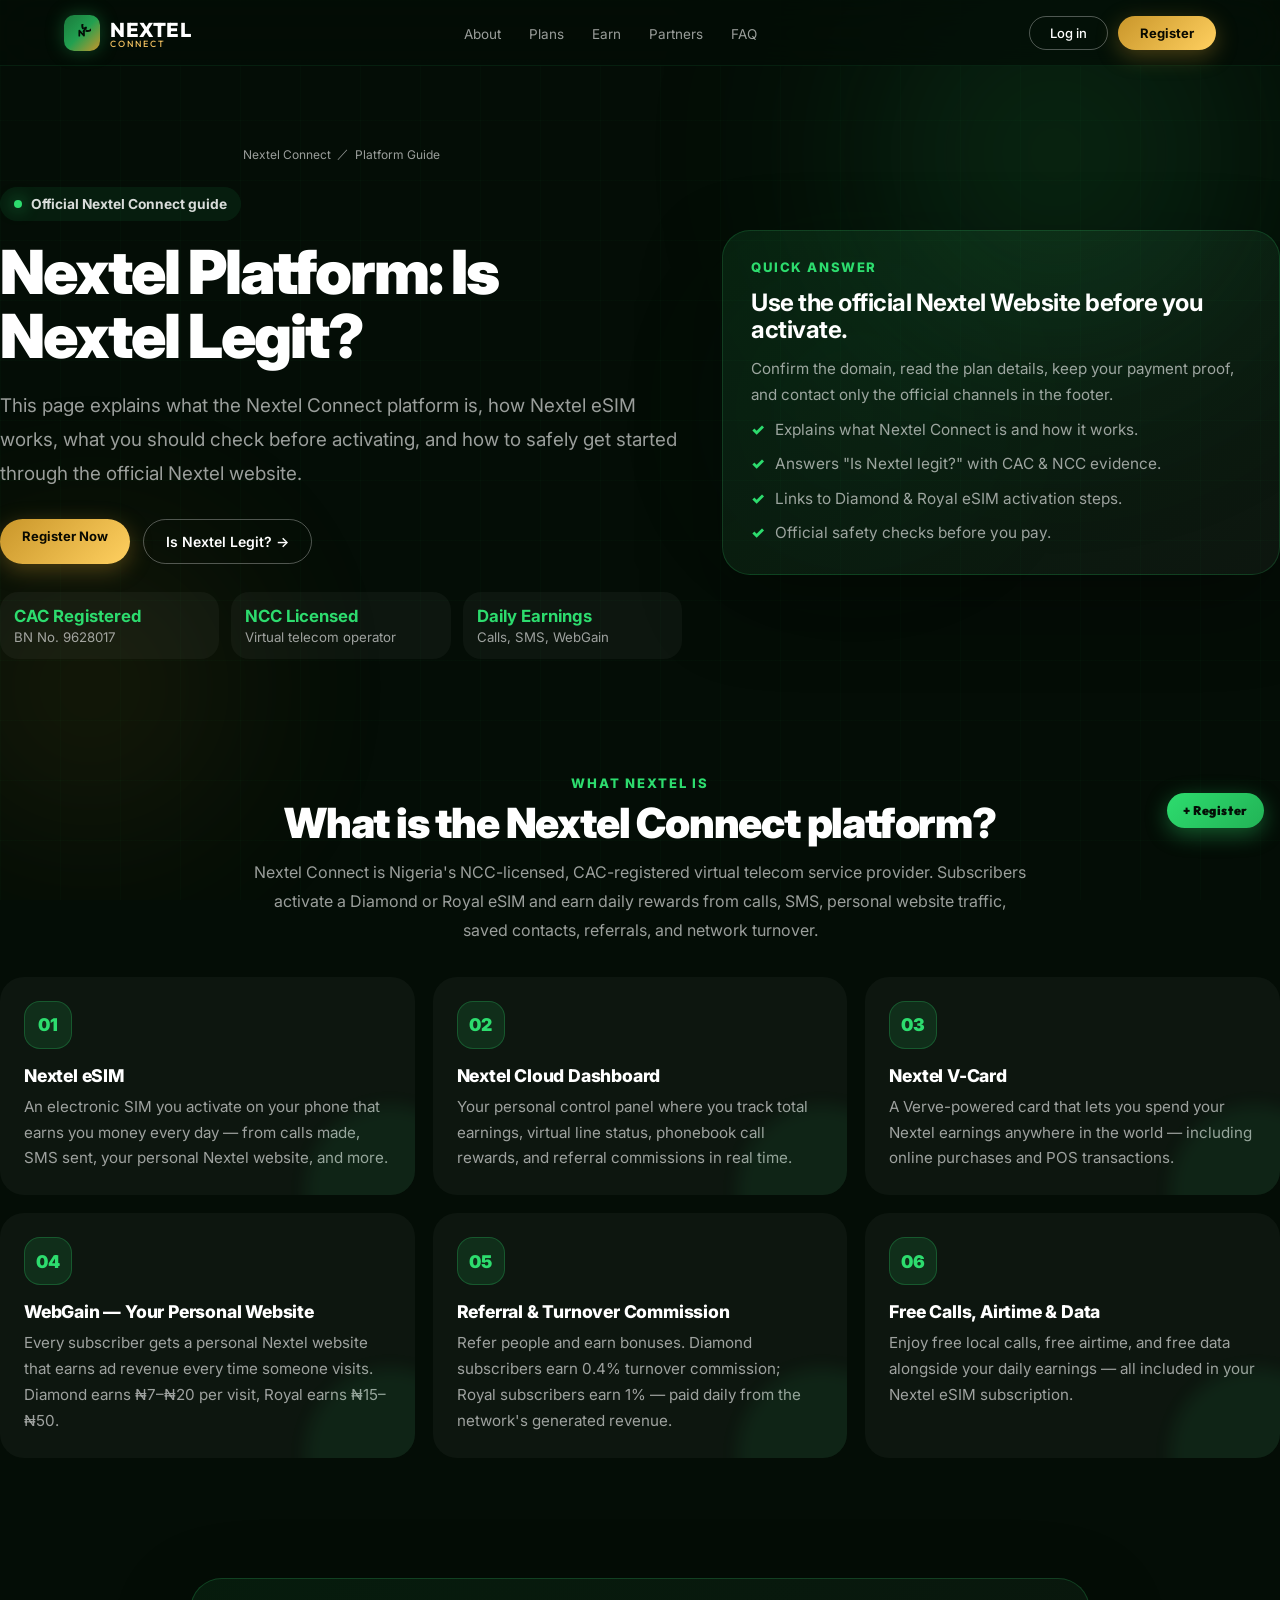
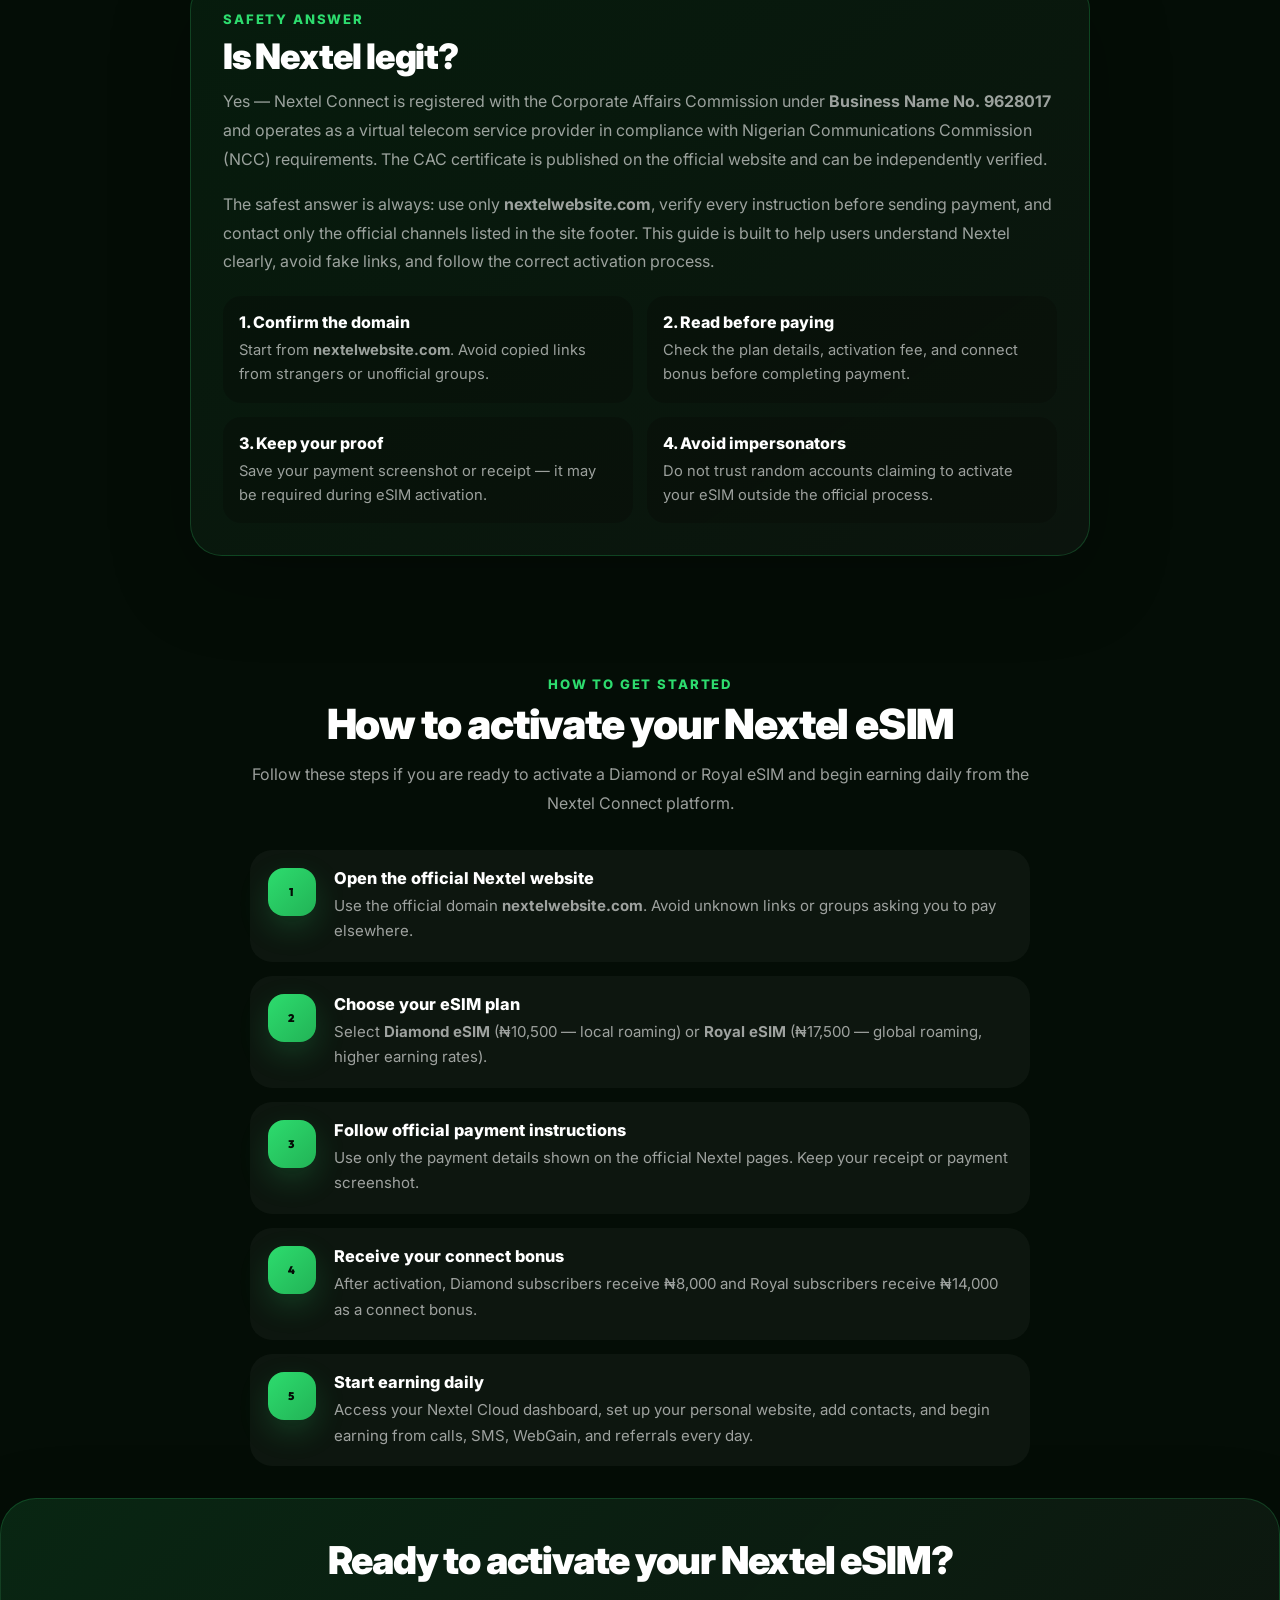
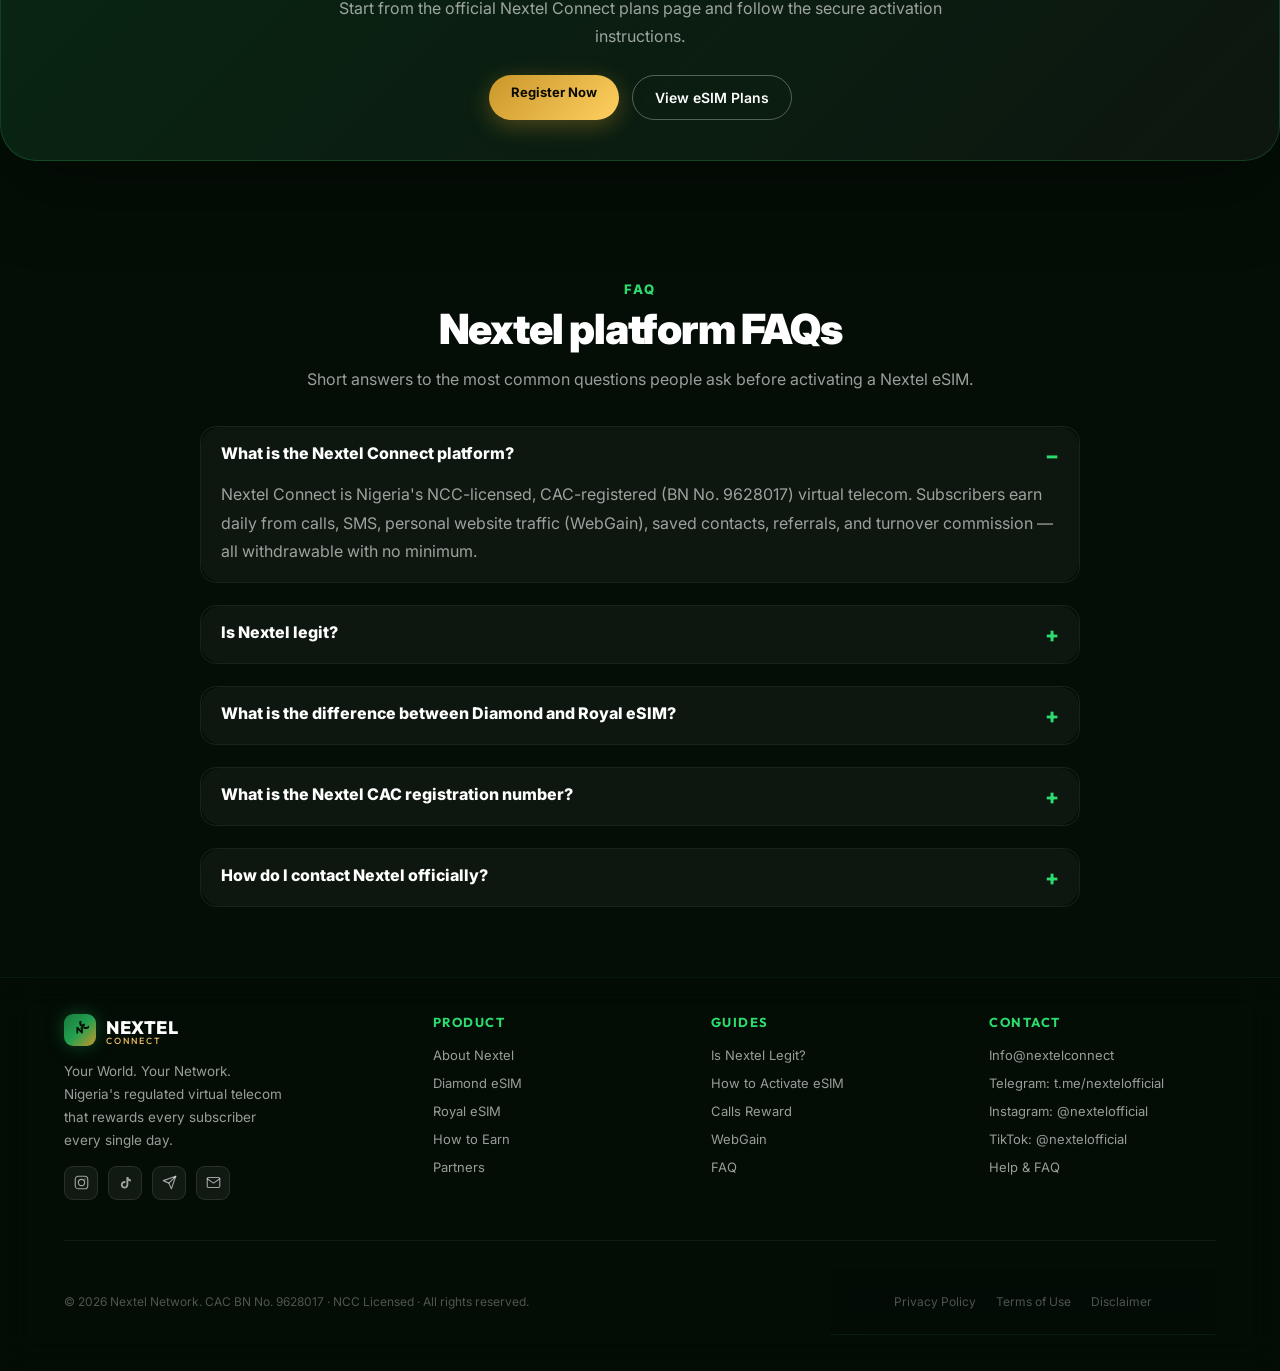
<file: nextel-platform.html>
<!DOCTYPE html>
<html lang="en-NG">
<head>
<meta charset="UTF-8"/>
<meta name="viewport" content="width=device-width, initial-scale=1, viewport-fit=cover"/>
<meta name="format-detection" content="telephone=no"/>

<meta name="robots" content="index,follow,max-snippet:-1,max-image-preview:large,max-video-preview:-1"/>
<meta name="googlebot" content="index,follow,max-snippet:-1,max-image-preview:large,max-video-preview:-1"/>
<link rel="canonical" href="https://nextelwebsite.com/nextel-platform.html"/>

<meta name="theme-color" content="#040d06"/>

<title>Is Nextel Legit? Nextel Platform Official Guide | Nextel Connect</title>
<meta name="title" content="Is Nextel Legit? Nextel Platform Official Guide | Nextel Connect"/>
<meta name="description" content="Learn what the Nextel Connect platform is, whether Nextel is legit, how Nextel eSIM works, CAC registration proof, official website safety, and answers to common questions."/>
<meta name="keywords" content="is Nextel legit, Nextel platform, Nextel Connect official guide, Nextel website, Nextel eSIM Nigeria, Nextel CAC registration, Nextel NCC licensed, Nextel registration, Nextel review, Nextel earn from calls"/>
<meta name="author" content="Nextel Network"/>

<link rel="manifest" href="/manifest.webmanifest"/>
<meta name="application-name" content="Nextel Connect"/>
<meta name="apple-mobile-web-app-title" content="Nextel Connect"/>
<meta name="apple-mobile-web-app-capable" content="yes"/>
<meta name="apple-mobile-web-app-status-bar-style" content="black-translucent"/>

<link rel="icon" href="/assets/logo/nextel-logo-icon.svg" type="image/svg+xml"/>
<link rel="shortcut icon" href="/assets/icons/favicon.ico"/>
<link rel="icon" href="/assets/icons/favicon.ico" sizes="any"/>
<link rel="icon" type="image/png" sizes="32x32" href="/assets/icons/favicon-32x32.png"/>
<link rel="icon" type="image/png" sizes="16x16" href="/assets/icons/favicon-16x16.png"/>
<link rel="apple-touch-icon" sizes="180x180" href="/assets/icons/apple-touch-icon.png"/>
<link rel="mask-icon" href="/assets/icons/safari-pinned-tab.svg" color="#2ddc6e"/>
<meta name="msapplication-config" content="/browserconfig.xml"/>
<meta name="msapplication-TileColor" content="#040d06"/>

<meta property="og:locale" content="en_NG"/>
<meta property="og:type" content="article"/>
<meta property="og:site_name" content="Nextel Connect"/>
<meta property="og:url" content="https://nextelwebsite.com/nextel-platform.html"/>
<meta property="og:title" content="Is Nextel Legit? Nextel Platform Official Guide"/>
<meta property="og:description" content="A complete guide to the Nextel Connect platform: what it is, CAC registration proof, NCC licensing, eSIM plans, and how to safely activate your eSIM."/>
<meta property="og:image" content="https://nextelwebsite.com/assets/images/nextel-og-share-image.jpg"/>
<meta property="og:image:secure_url" content="https://nextelwebsite.com/assets/images/nextel-og-share-image.jpg"/>
<meta property="og:image:width" content="1200"/>
<meta property="og:image:height" content="630"/>
<meta property="og:image:alt" content="Nextel Connect — Is Nextel Legit? Official Platform Guide"/>

<meta name="twitter:card" content="summary_large_image"/>
<meta name="twitter:url" content="https://nextelwebsite.com/nextel-platform.html"/>
<meta name="twitter:title" content="Is Nextel Legit? Nextel Platform Official Guide"/>
<meta name="twitter:description" content="Official guide: what Nextel Connect is, how the eSIM works, CAC & NCC proof, payment safety, and how to start."/>
<meta name="twitter:image" content="https://nextelwebsite.com/assets/images/nextel-og-share-image.jpg"/>

<link rel="alternate" href="https://nextelwebsite.com/nextel-platform.html" hreflang="en-ng"/>
<link rel="alternate" href="https://nextelwebsite.com/nextel-platform.html" hreflang="en"/>
<link rel="alternate" href="https://nextelwebsite.com/nextel-platform.html" hreflang="x-default"/>
<meta name="geo.region" content="NG"/>
<meta name="geo.placename" content="Nigeria"/>

<link rel="preconnect" href="https://fonts.googleapis.com"/>
<link rel="preconnect" href="https://fonts.gstatic.com" crossorigin/>
<link rel="preload" as="image" href="/assets/images/nextel-connect-brand-cover.jpg"/>
<link href="https://fonts.googleapis.com/css2?family=Outfit:wght@300;400;500;600;700;800;900&family=Inter:wght@300;400;500;600;700&display=swap" rel="stylesheet"/>
<link rel="stylesheet" href="/assets/css/style.css"/>

<script type="application/ld+json">
{
  "@context":"https://schema.org",
  "@graph":[
    {
      "@type":"Organization",
      "@id":"https://nextelwebsite.com/#organization",
      "name":"Nextel Connect",
      "alternateName":"Nextel Network",
      "url":"https://nextelwebsite.com/",
      "logo":{"@type":"ImageObject","url":"https://nextelwebsite.com/assets/icons/icon-512.png","width":512,"height":512},
      "image":"https://nextelwebsite.com/assets/images/nextel-og-share-image.jpg",
      "email":"Info@nextelconnect",
      "address":{"@type":"PostalAddress","addressCountry":"NG"},
      "vatID":"CAC BN No. 9628017",
      "sameAs":[
        "https://t.me/m/NMX8U16LMGE0",
        "https://instagram.com/nextelofficial",
        "https://tiktok.com/@nextelofficial"
      ]
    },
    {
      "@type":"WebSite",
      "@id":"https://nextelwebsite.com/#website",
      "name":"Nextel Connect",
      "url":"https://nextelwebsite.com/",
      "publisher":{"@id":"https://nextelwebsite.com/#organization"},
      "inLanguage":"en-NG"
    },
    {
      "@type":"WebPage",
      "@id":"https://nextelwebsite.com/nextel-platform.html#webpage",
      "url":"https://nextelwebsite.com/nextel-platform.html",
      "name":"Is Nextel Legit? Nextel Platform Official Guide",
      "description":"A complete guide to the Nextel Connect platform, Nextel eSIM, CAC registration, NCC licensing, and what users should check before activating.",
      "isPartOf":{"@id":"https://nextelwebsite.com/#website"},
      "about":{"@id":"https://nextelwebsite.com/#organization"},
      "breadcrumb":{"@id":"https://nextelwebsite.com/nextel-platform.html#breadcrumb"},
      "primaryImageOfPage":{"@type":"ImageObject","url":"https://nextelwebsite.com/assets/images/nextel-what-is-virtual-telecom.jpg"},
      "inLanguage":"en-NG",
      "datePublished":"2026-06-30",
      "dateModified":"2026-06-30"
    },
    {
      "@type":"Article",
      "@id":"https://nextelwebsite.com/nextel-platform.html#article",
      "headline":"Is Nextel Legit? Nextel Platform Official Guide",
      "description":"Learn what the Nextel Connect platform is, how Nextel eSIM works, CAC registration proof, NCC licensing, and how to safely activate your eSIM.",
      "author":{"@type":"Organization","name":"Nextel Connect","url":"https://nextelwebsite.com/"},
      "publisher":{"@id":"https://nextelwebsite.com/#organization"},
      "mainEntityOfPage":{"@id":"https://nextelwebsite.com/nextel-platform.html#webpage"},
      "image":"https://nextelwebsite.com/assets/images/nextel-what-is-virtual-telecom.jpg",
      "datePublished":"2026-06-30",
      "dateModified":"2026-06-30",
      "inLanguage":"en-NG"
    },
    {
      "@type":"BreadcrumbList",
      "@id":"https://nextelwebsite.com/nextel-platform.html#breadcrumb",
      "itemListElement":[
        {"@type":"ListItem","position":1,"name":"Nextel Connect","item":"https://nextelwebsite.com/"},
        {"@type":"ListItem","position":2,"name":"Nextel Platform Guide","item":"https://nextelwebsite.com/nextel-platform.html"}
      ]
    },
    {
      "@type":"FAQPage",
      "@id":"https://nextelwebsite.com/nextel-platform.html#faq",
      "mainEntity":[
        {"@type":"Question","name":"What is the Nextel Connect platform?","acceptedAnswer":{"@type":"Answer","text":"Nextel Connect is Nigeria's NCC-licensed, CAC-registered (BN No. 9628017) virtual telecom service provider. Subscribers activate a Diamond or Royal eSIM and earn daily from calls, SMS, personal website traffic (WebGain), saved contacts, referrals, and turnover commission — all withdrawable with no minimum."}},
        {"@type":"Question","name":"Is Nextel legit?","acceptedAnswer":{"@type":"Answer","text":"Yes. Nextel Connect is registered with the Corporate Affairs Commission under Business Name No. 9628017 and operates in compliance with NCC requirements. Always confirm you are on the official domain nextelwebsite.com, use only official channels listed in the site footer, and keep payment and withdrawal proof."}},
        {"@type":"Question","name":"How does Nextel eSIM work?","acceptedAnswer":{"@type":"Answer","text":"You activate a Nextel Diamond eSIM (₦10,500) or Royal eSIM (₦17,500), receive a connect bonus, and begin earning daily rewards from every call made, SMS sent, visit to your personal Nextel website, contact saved, and referral — all managed from the Nextel Cloud dashboard."}},
        {"@type":"Question","name":"What is the Nextel CAC registration number?","acceptedAnswer":{"@type":"Answer","text":"Nextel Network's Corporate Affairs Commission registration number is Business Name No. 9628017. Subscribers can independently verify this via the CAC public search portal."}},
        {"@type":"Question","name":"How do I activate a Nextel eSIM safely?","acceptedAnswer":{"@type":"Answer","text":"Confirm you are on nextelwebsite.com, choose your plan (Diamond or Royal), follow the official payment instructions on the site, keep your payment proof, and use only the Telegram, Instagram, TikTok, and email channels listed in the footer for support."}}
      ]
    }
  ]
}
</script>

<style>
.platform-hero{padding:80px 0 56px;position:relative;}
.platform-hero .breadcrumb{margin-bottom:24px;}
.platform-pill{display:inline-flex;align-items:center;gap:9px;padding:9px 14px;border-radius:999px;border:1px solid var(--line);background:rgba(45,220,110,.08);color:rgba(255,255,255,.85);font-weight:700;font-size:.86rem;margin-bottom:20px;}
.platform-pill .pdot{width:8px;height:8px;border-radius:50%;background:#2ddc6e;box-shadow:0 0 16px rgba(45,220,110,.70);}
.platform-hero h1{font-size:clamp(2rem,5.5vw,3.8rem);line-height:1.05;letter-spacing:-2px;font-weight:900;margin:0 0 20px;}
.platform-hero .lead{font-size:clamp(1rem,1.8vw,1.18rem);line-height:1.8;color:var(--w60);max-width:680px;margin-bottom:28px;}
.hero-grid{display:grid;grid-template-columns:1.1fr .9fr;gap:40px;align-items:center;}
.summary-card{border-radius:28px;padding:28px;background:linear-gradient(145deg,rgba(45,220,110,.10),rgba(255,255,255,.04));border:1px solid rgba(45,220,110,.18);box-shadow:0 30px 80px rgba(0,0,0,.35);}
.summary-card .s-head{font-size:.82rem;font-weight:800;color:#2ddc6e;letter-spacing:.12em;text-transform:uppercase;margin-bottom:14px;}
.summary-card h2{font-size:1.5rem;line-height:1.15;letter-spacing:-.5px;margin:0 0 12px;}
.check-item{display:flex;gap:10px;align-items:flex-start;color:var(--w60);line-height:1.6;margin-top:10px;font-size:.96rem;}
.check-item .ci{color:#2ddc6e;font-style:normal;font-weight:900;flex-shrink:0;}
.metrics-row{display:grid;grid-template-columns:repeat(3,1fr);gap:12px;margin-top:28px;}
.met{padding:14px;border:1px solid var(--line);border-radius:18px;background:rgba(255,255,255,.04);}
.met b{display:block;font-size:1.05rem;color:#2ddc6e;}
.met span{display:block;font-size:.83rem;color:var(--w60);margin-top:3px;}

.plat-section{padding:60px 0;}
.sec-head{max-width:780px;margin:0 auto 32px;text-align:center;}
.sec-eyebrow{color:#2ddc6e;font-size:.82rem;font-weight:800;letter-spacing:.14em;text-transform:uppercase;margin-bottom:10px;}
.plat-section h2{font-size:clamp(1.6rem,3.5vw,2.6rem);line-height:1.1;letter-spacing:-1.2px;font-weight:900;margin:0 0 12px;}
.plat-section .sec-desc{color:var(--w60);line-height:1.8;}

.feat-grid{display:grid;grid-template-columns:repeat(3,1fr);gap:18px;}
.feat-card{border-radius:24px;padding:24px;background:rgba(255,255,255,.04);border:1px solid var(--line);position:relative;overflow:hidden;}
.feat-card::after{content:"";position:absolute;right:-60px;bottom:-80px;width:170px;height:170px;border-radius:999px;background:rgba(45,220,110,.07);filter:blur(8px);}
.feat-num{width:48px;height:48px;border-radius:16px;background:rgba(45,220,110,.12);border:1px solid rgba(45,220,110,.25);display:grid;place-items:center;color:#2ddc6e;font-weight:900;font-size:1.1rem;margin-bottom:16px;}
.feat-card h3{font-size:1.1rem;letter-spacing:-.2px;margin:0 0 8px;font-weight:800;}
.feat-card p{color:var(--w60);line-height:1.7;font-size:.95rem;}

.legit-box{max-width:900px;margin:0 auto;border:1px solid rgba(45,220,110,.22);background:linear-gradient(145deg,rgba(45,220,110,.07),rgba(255,255,255,.03));border-radius:32px;padding:32px;box-shadow:0 24px 80px rgba(0,0,0,.25);}
.legit-box .sec-eyebrow{text-align:left;}
.legit-box h2{text-align:left;font-size:clamp(1.5rem,3vw,2.2rem);}
.legit-box p{color:var(--w60);line-height:1.8;margin-bottom:16px;}
.safe-grid{display:grid;grid-template-columns:repeat(2,1fr);gap:14px;margin-top:20px;}
.safe-item{padding:16px;border-radius:18px;background:rgba(0,0,0,.2);border:1px solid var(--line);}
.safe-item h3{font-size:1rem;font-weight:800;margin:0 0 6px;}
.safe-item p{font-size:.92rem;color:var(--w60);line-height:1.65;margin:0;}

.steps-list{display:grid;gap:14px;max-width:780px;margin:0 auto;}
.step-row{display:grid;grid-template-columns:52px 1fr;gap:14px;align-items:start;padding:18px;border:1px solid var(--line);border-radius:22px;background:rgba(255,255,255,.04);}
.step-num{width:48px;height:48px;border-radius:16px;background:linear-gradient(135deg,#2ddc6e,#22b356);color:#040d06;font-weight:900;display:grid;place-items:center;box-shadow:0 12px 30px rgba(45,220,110,.18);}
.step-row h3{font-size:1.02rem;font-weight:800;margin:0 0 5px;}
.step-row p{color:var(--w60);line-height:1.7;font-size:.94rem;margin:0;}

.faq-list{display:grid;gap:12px;max-width:880px;margin:0 auto;}
.faq-item details{border:1px solid var(--line);background:rgba(255,255,255,.04);border-radius:20px;padding:16px 20px;}
.faq-item summary{cursor:pointer;font-weight:800;font-size:1rem;list-style:none;display:flex;justify-content:space-between;gap:12px;}
.faq-item summary::-webkit-details-marker{display:none;}
.faq-item summary::after{content:"+";font-size:1.3rem;color:#2ddc6e;flex-shrink:0;}
.faq-item details[open] summary::after{content:"−";}
.faq-item p{padding-top:12px;color:var(--w60);line-height:1.8;margin:0;}

.plat-cta{margin-top:32px;text-align:center;border-radius:36px;padding:40px 24px;background:linear-gradient(135deg,rgba(45,220,110,.12),rgba(255,255,255,.04));border:1px solid rgba(45,220,110,.2);box-shadow:0 30px 80px rgba(0,0,0,.25);}
.plat-cta h2{font-size:clamp(1.6rem,3vw,2.4rem);margin:0 0 12px;}
.plat-cta p{color:var(--w60);line-height:1.8;max-width:640px;margin:0 auto 24px;}
.cta-btns{display:flex;gap:13px;flex-wrap:wrap;justify-content:center;}

@media(max-width:900px){
  .hero-grid,.feat-grid{grid-template-columns:1fr;}
  .metrics-row,.safe-grid{grid-template-columns:1fr;}
  .platform-hero{padding:60px 0 40px;}
  .plat-section{padding:44px 0;}
}
.float-reg{position:fixed;right:16px;bottom:72px;z-index:9900;padding:10px 16px;border-radius:999px;background:linear-gradient(135deg,#2ddc6e,#22b356);color:#040d06;font-family:'Outfit',sans-serif;font-weight:900;font-size:.78rem;letter-spacing:.05em;text-decoration:none;box-shadow:0 6px 22px rgba(45,220,110,.38);transition:transform .2s,box-shadow .2s;white-space:nowrap;}
.float-reg:hover{transform:translateY(-2px);box-shadow:0 10px 28px rgba(45,220,110,.50);}
#toTop{position:fixed;right:16px;bottom:20px;z-index:9900;width:40px;height:40px;border-radius:50%;background:rgba(10,22,12,.92);border:1px solid rgba(45,220,110,.28);color:#2ddc6e;font-size:1.1rem;cursor:pointer;display:flex;align-items:center;justify-content:center;box-shadow:0 4px 14px rgba(0,0,0,.35);transition:opacity .3s,transform .2s;opacity:0;pointer-events:none;backdrop-filter:blur(12px);}
#toTop.show{opacity:1;pointer-events:auto;}
#toTop:hover{transform:translateY(-2px);}
</style>
</head>
<body>
<a href="#main" class="skip-link">Skip to content</a>
<div class="bg-fx" aria-hidden="true">
  <div class="orb o1"></div><div class="orb o2"></div><div class="orb o3"></div>
</div>
<div class="grid-bg" aria-hidden="true"></div>

<div class="page">

<!-- NAV -->
<nav>
  <a href="/" class="nav-logo" aria-label="Nextel Connect home">
    <div class="logo-badge">
      <svg viewBox="0 0 100 100" width="18" height="18" aria-hidden="true">
        <path d="M 55.02 23.86 A 29 29 0 1 1 73.61 38.39" fill="none" stroke="#040d06" stroke-width="11" stroke-linecap="round"/>
        <path d="M 35 65 L 35 37 L 61 65 L 61 37" fill="none" stroke="#040d06" stroke-width="9.5" stroke-linecap="round" stroke-linejoin="round"/>
        <path d="M 57.00 41.28 L 72.10 18.83" fill="none" stroke="#040d06" stroke-width="8" stroke-linecap="round"/>
        <path d="M 63.12 23.22 L 72.10 18.83 L 71.41 28.81" fill="none" stroke="#040d06" stroke-width="8" stroke-linecap="round" stroke-linejoin="round"/>
      </svg>
    </div>
    <div><span>NEXTEL</span><small class="logo-sub">CONNECT</small></div>
  </a>
  <ul class="nav-links">
    <li><a href="/#about">About</a></li>
    <li><a href="/#plans">Plans</a></li>
    <li><a href="/#earn">Earn</a></li>
    <li><a href="/#partners">Partners</a></li>
    <li><a href="/#faq">FAQ</a></li>
  </ul>
  <div class="nav-actions">
    <button class="btn-outline">Log in</button>
    <a href="/register.html" class="btn-gold">Register</a>
    <button class="hamburger" id="ham" aria-label="Menu" aria-expanded="false">
      <span></span><span></span><span></span>
    </button>
  </div>
</nav>

<!-- Mobile drawer -->
<div class="drawer" id="drawer" aria-hidden="true">
  <ul>
    <li><a href="/#about" onclick="closeMenu()">About Nextel</a></li>
    <li><a href="/#plans" onclick="closeMenu()">eSIM Plans</a></li>
    <li><a href="/#earn" onclick="closeMenu()">How to Earn</a></li>
    <li><a href="/#partners" onclick="closeMenu()">Partners</a></li>
    <li><a href="/#faq" onclick="closeMenu()">FAQ</a></li>
  </ul>
  <a href="/register.html" class="d-cta" onclick="closeMenu()">Register Now →</a>
</div>

<main id="main">

<!-- HERO -->
<section class="platform-hero">
  <div class="cont">
    <div class="hero-grid">
      <div>
        <div class="breadcrumb"><a href="/">Nextel Connect</a><span>／</span><span>Platform Guide</span></div>
        <div class="platform-pill"><span class="pdot"></span> Official Nextel Connect guide</div>
        <h1>Nextel Platform: <span class="g-text">Is Nextel Legit?</span></h1>
        <p class="lead">
          This page explains what the Nextel Connect platform is, how Nextel eSIM works, what you should check before activating, and how to safely get started through the official Nextel website.
        </p>
        <div style="display:flex;gap:13px;flex-wrap:wrap;">
          <a href="/register.html" class="btn-gold">Register Now</a>
          <a href="#legit" class="btn-ghost" style="font-size:14px;padding:13px 22px;">Is Nextel Legit? →</a>
        </div>
        <div class="metrics-row" aria-label="Nextel platform highlights">
          <div class="met"><b>CAC Registered</b><span>BN No. 9628017</span></div>
          <div class="met"><b>NCC Licensed</b><span>Virtual telecom operator</span></div>
          <div class="met"><b>Daily Earnings</b><span>Calls, SMS, WebGain</span></div>
        </div>
      </div>
      <aside class="summary-card" aria-label="Nextel quick facts">
        <div class="s-head">Quick answer</div>
        <h2>Use the official Nextel Website before you activate.</h2>
        <p style="color:var(--w60);line-height:1.7;font-size:.95rem;">Confirm the domain, read the plan details, keep your payment proof, and contact only the official channels in the footer.</p>
        <div class="check-item"><i class="ci">✓</i><span>Explains what Nextel Connect is and how it works.</span></div>
        <div class="check-item"><i class="ci">✓</i><span>Answers "Is Nextel legit?" with CAC & NCC evidence.</span></div>
        <div class="check-item"><i class="ci">✓</i><span>Links to Diamond & Royal eSIM activation steps.</span></div>
        <div class="check-item"><i class="ci">✓</i><span>Official safety checks before you pay.</span></div>
      </aside>
    </div>
  </div>
</section>

<!-- WHAT IS NEXTEL -->
<section class="plat-section" id="what-is-nextel">
  <div class="cont">
    <div class="sec-head">
      <div class="sec-eyebrow">What Nextel is</div>
      <h2>What is the Nextel Connect platform?</h2>
      <p class="sec-desc">Nextel Connect is Nigeria's NCC-licensed, CAC-registered virtual telecom service provider. Subscribers activate a Diamond or Royal eSIM and earn daily rewards from calls, SMS, personal website traffic, saved contacts, referrals, and network turnover.</p>
    </div>
    <div class="feat-grid">
      <article class="feat-card">
        <div class="feat-num">01</div>
        <h3>Nextel eSIM</h3>
        <p>An electronic SIM you activate on your phone that earns you money every day — from calls made, SMS sent, your personal Nextel website, and more.</p>
      </article>
      <article class="feat-card">
        <div class="feat-num">02</div>
        <h3>Nextel Cloud Dashboard</h3>
        <p>Your personal control panel where you track total earnings, virtual line status, phonebook call rewards, and referral commissions in real time.</p>
      </article>
      <article class="feat-card">
        <div class="feat-num">03</div>
        <h3>Nextel V-Card</h3>
        <p>A Verve-powered card that lets you spend your Nextel earnings anywhere in the world — including online purchases and POS transactions.</p>
      </article>
      <article class="feat-card">
        <div class="feat-num">04</div>
        <h3>WebGain — Your Personal Website</h3>
        <p>Every subscriber gets a personal Nextel website that earns ad revenue every time someone visits. Diamond earns ₦7–₦20 per visit, Royal earns ₦15–₦50.</p>
      </article>
      <article class="feat-card">
        <div class="feat-num">05</div>
        <h3>Referral & Turnover Commission</h3>
        <p>Refer people and earn bonuses. Diamond subscribers earn 0.4% turnover commission; Royal subscribers earn 1% — paid daily from the network's generated revenue.</p>
      </article>
      <article class="feat-card">
        <div class="feat-num">06</div>
        <h3>Free Calls, Airtime & Data</h3>
        <p>Enjoy free local calls, free airtime, and free data alongside your daily earnings — all included in your Nextel eSIM subscription.</p>
      </article>
    </div>
  </div>
</section>

<!-- IS NEXTEL LEGIT -->
<section class="plat-section" id="legit">
  <div class="cont">
    <article class="legit-box">
      <div class="sec-eyebrow">Safety answer</div>
      <h2>Is Nextel legit?</h2>
      <p>
        Yes — Nextel Connect is registered with the Corporate Affairs Commission under <strong>Business Name No. 9628017</strong> and operates as a virtual telecom service provider in compliance with Nigerian Communications Commission (NCC) requirements. The CAC certificate is published on the official website and can be independently verified.
      </p>
      <p>
        The safest answer is always: use only <strong>nextelwebsite.com</strong>, verify every instruction before sending payment, and contact only the official channels listed in the site footer. This guide is built to help users understand Nextel clearly, avoid fake links, and follow the correct activation process.
      </p>
      <div class="safe-grid">
        <div class="safe-item"><h3>1. Confirm the domain</h3><p>Start from <strong>nextelwebsite.com</strong>. Avoid copied links from strangers or unofficial groups.</p></div>
        <div class="safe-item"><h3>2. Read before paying</h3><p>Check the plan details, activation fee, and connect bonus before completing payment.</p></div>
        <div class="safe-item"><h3>3. Keep your proof</h3><p>Save your payment screenshot or receipt — it may be required during eSIM activation.</p></div>
        <div class="safe-item"><h3>4. Avoid impersonators</h3><p>Do not trust random accounts claiming to activate your eSIM outside the official process.</p></div>
      </div>
    </article>
  </div>
</section>

<!-- HOW TO START -->
<section class="plat-section" id="how-to-start">
  <div class="cont">
    <div class="sec-head">
      <div class="sec-eyebrow">How to get started</div>
      <h2>How to activate your Nextel eSIM</h2>
      <p class="sec-desc">Follow these steps if you are ready to activate a Diamond or Royal eSIM and begin earning daily from the Nextel Connect platform.</p>
    </div>
    <div class="steps-list">
      <div class="step-row">
        <div class="step-num">1</div>
        <div><h3>Open the official Nextel website</h3><p>Use the official domain <strong>nextelwebsite.com</strong>. Avoid unknown links or groups asking you to pay elsewhere.</p></div>
      </div>
      <div class="step-row">
        <div class="step-num">2</div>
        <div><h3>Choose your eSIM plan</h3><p>Select <strong>Diamond eSIM</strong> (₦10,500 — local roaming) or <strong>Royal eSIM</strong> (₦17,500 — global roaming, higher earning rates).</p></div>
      </div>
      <div class="step-row">
        <div class="step-num">3</div>
        <div><h3>Follow official payment instructions</h3><p>Use only the payment details shown on the official Nextel pages. Keep your receipt or payment screenshot.</p></div>
      </div>
      <div class="step-row">
        <div class="step-num">4</div>
        <div><h3>Receive your connect bonus</h3><p>After activation, Diamond subscribers receive ₦8,000 and Royal subscribers receive ₦14,000 as a connect bonus.</p></div>
      </div>
      <div class="step-row">
        <div class="step-num">5</div>
        <div><h3>Start earning daily</h3><p>Access your Nextel Cloud dashboard, set up your personal website, add contacts, and begin earning from calls, SMS, WebGain, and referrals every day.</p></div>
      </div>
    </div>
    <div class="plat-cta">
      <h2>Ready to activate your Nextel eSIM?</h2>
      <p>Start from the official Nextel Connect plans page and follow the secure activation instructions.</p>
      <div class="cta-btns">
        <a href="/register.html" class="btn-gold">Register Now</a>
        <a href="/#plans" class="btn-ghost" style="font-size:14px;padding:13px 22px;">View eSIM Plans</a>
      </div>
    </div>
  </div>
</section>

<!-- FAQ -->
<section class="plat-section" id="faq">
  <div class="cont">
    <div class="sec-head">
      <div class="sec-eyebrow">FAQ</div>
      <h2>Nextel platform FAQs</h2>
      <p class="sec-desc">Short answers to the most common questions people ask before activating a Nextel eSIM.</p>
    </div>
    <div class="faq-list" role="list">
      <div class="faq-item" role="listitem">
        <details open>
          <summary>What is the Nextel Connect platform?</summary>
          <p>Nextel Connect is Nigeria's NCC-licensed, CAC-registered (BN No. 9628017) virtual telecom. Subscribers earn daily from calls, SMS, personal website traffic (WebGain), saved contacts, referrals, and turnover commission — all withdrawable with no minimum.</p>
        </details>
      </div>
      <div class="faq-item" role="listitem">
        <details>
          <summary>Is Nextel legit?</summary>
          <p>Yes. Nextel Network is registered with the CAC under BN No. 9628017 and complies with NCC requirements. Always confirm you are on nextelwebsite.com, use official support channels, and keep payment proof for all transactions.</p>
        </details>
      </div>
      <div class="faq-item" role="listitem">
        <details>
          <summary>What is the difference between Diamond and Royal eSIM?</summary>
          <p>Diamond eSIM costs ₦10,500, comes with ₦8,000 connect bonus, local roaming, SMS reward ₦6–₦20, WebGain ₦7–₦20/visit, and 0.4% turnover commission. Royal eSIM costs ₦17,500, comes with ₦14,000 connect bonus, global roaming, calls reward ₦288–₦628/min, SMS reward ₦13–₦83, WebGain ₦15–₦50/visit, saved contacts ₦72 each, and 1% turnover commission.</p>
        </details>
      </div>
      <div class="faq-item" role="listitem">
        <details>
          <summary>What is the Nextel CAC registration number?</summary>
          <p>Nextel Network's Corporate Affairs Commission registration number is Business Name No. 9628017. You can independently verify this on the CAC public search portal or by contacting Info@nextelconnect.</p>
        </details>
      </div>
      <div class="faq-item" role="listitem">
        <details>
          <summary>How do I contact Nextel officially?</summary>
          <p>Use only the official channels listed in the site footer: Telegram (t.me/nextelofficial), Instagram @nextelofficial, TikTok @nextelofficial, and Info@nextelconnect. Do not trust anyone asking you to pay or register outside these channels.</p>
        </details>
      </div>
    </div>
  </div>
</section>

</main>

<!-- FOOTER -->
<footer>
  <div class="footer-top">
    <div class="footer-brand">
      <a href="/" class="nav-logo" style="margin-bottom:0;" aria-label="Nextel Connect home">
        <div class="logo-badge" style="width:32px;height:32px;border-radius:9px;">
          <svg viewBox="0 0 100 100" width="16" height="16" aria-hidden="true">
            <path d="M 55.02 23.86 A 29 29 0 1 1 73.61 38.39" fill="none" stroke="#040d06" stroke-width="11" stroke-linecap="round"/>
            <path d="M 35 65 L 35 37 L 61 65 L 61 37" fill="none" stroke="#040d06" stroke-width="9.5" stroke-linecap="round" stroke-linejoin="round"/>
            <path d="M 57.00 41.28 L 72.10 18.83" fill="none" stroke="#040d06" stroke-width="8" stroke-linecap="round"/>
            <path d="M 63.12 23.22 L 72.10 18.83 L 71.41 28.81" fill="none" stroke="#040d06" stroke-width="8" stroke-linecap="round" stroke-linejoin="round"/>
          </svg>
        </div>
        <div><span style="font-family:'Outfit',sans-serif;font-size:18px;font-weight:800;">NEXTEL</span><small class="logo-sub">CONNECT</small></div>
      </a>
      <p>Your World. Your Network. Nigeria's regulated virtual telecom that rewards every subscriber every single day.</p>
      <div class="footer-social">
        <a href="https://instagram.com/nextelofficial" target="_blank" rel="noopener" class="soc-btn" aria-label="Nextel on Instagram"><svg viewBox="0 0 24 24" fill="none" stroke="var(--w60)" stroke-width="1.8" stroke-linecap="round"><rect x="2" y="2" width="20" height="20" rx="5"/><circle cx="12" cy="12" r="5"/><circle cx="17.5" cy="6.5" r="1" fill="var(--w60)" stroke="none"/></svg></a>
        <a href="https://tiktok.com/@nextelofficial" target="_blank" rel="noopener" class="soc-btn" aria-label="Nextel on TikTok"><svg viewBox="0 0 24 24" fill="var(--w60)" stroke="none"><path d="M16.5 3c.4 2.2 2 3.9 4.2 4.2v3.1c-1.5 0-2.9-.4-4.2-1.2v6.4c0 3.3-2.7 6-6 6s-6-2.7-6-6 2.7-6 6-6c.4 0 .8 0 1.2.1v3.2c-.4-.1-.8-.2-1.2-.2-1.6 0-3 1.3-3 3s1.3 3 3 3 3-1.3 3-3V3h3z"/></svg></a>
        <a href="https://t.me/m/NMX8U16LMGE0" target="_blank" rel="noopener" class="soc-btn" aria-label="Nextel on Telegram"><svg viewBox="0 0 24 24" fill="none" stroke="var(--w60)" stroke-width="1.8" stroke-linecap="round" stroke-linejoin="round"><path d="M22 2L11 13"/><path d="M22 2L15 22l-4-9-9-4 20-7z"/></svg></a>
        <a href="mailto:Info@nextelconnect" class="soc-btn" aria-label="Email Nextel"><svg viewBox="0 0 24 24" fill="none" stroke="var(--w60)" stroke-width="1.8" stroke-linecap="round" stroke-linejoin="round"><rect x="2" y="4" width="20" height="16" rx="2"/><path d="m22 6-10 7L2 6"/></svg></a>
      </div>
    </div>
    <div class="footer-col">
      <h4>Product</h4>
      <ul>
        <li><a href="/#about">About Nextel</a></li>
        <li><a href="/#plans">Diamond eSIM</a></li>
        <li><a href="/#plans">Royal eSIM</a></li>
        <li><a href="/#earn">How to Earn</a></li>
        <li><a href="/#partners">Partners</a></li>
      </ul>
    </div>
    <div class="footer-col">
      <h4>Guides</h4>
      <ul>
        <li><a href="/nextel-platform.html">Is Nextel Legit?</a></li>
        <li><a href="/how-to-register.html">How to Activate eSIM</a></li>
        <li><a href="/#earn">Calls Reward</a></li>
        <li><a href="/#earn">WebGain</a></li>
        <li><a href="/#faq">FAQ</a></li>
      </ul>
    </div>
    <div class="footer-col">
      <h4>Contact</h4>
      <ul>
        <li><a href="mailto:Info@nextelconnect">Info@nextelconnect</a></li>
        <li><a href="https://t.me/m/NMX8U16LMGE0" target="_blank" rel="noopener">Telegram: t.me/nextelofficial</a></li>
        <li><a href="https://instagram.com/nextelofficial" target="_blank" rel="noopener">Instagram: @nextelofficial</a></li>
        <li><a href="https://tiktok.com/@nextelofficial" target="_blank" rel="noopener">TikTok: @nextelofficial</a></li>
        <li><a href="/#faq">Help &amp; FAQ</a></li>
      </ul>
    </div>
  </div>
  <div class="footer-bottom">
    <p>© 2026 Nextel Network. CAC BN No. 9628017 · NCC Licensed · All rights reserved.</p>
    <nav aria-label="Footer legal">
      <a href="/privacy-policy.html">Privacy Policy</a>
      <a href="/terms-of-use.html">Terms of Use</a>
      <a href="/disclaimer.html">Disclaimer</a>
    </nav>
  </div>
</footer>

</div><!-- /.page -->

<script>
const ham = document.getElementById('ham');
const drawer = document.getElementById('drawer');
ham.addEventListener('click', () => {
  const open = ham.classList.toggle('open');
  drawer.classList.toggle('open', open);
  drawer.setAttribute('aria-hidden', !open);
  ham.setAttribute('aria-expanded', open);
});
function closeMenu() {
  ham.classList.remove('open');
  drawer.classList.remove('open');
  drawer.setAttribute('aria-hidden', 'true');
  ham.setAttribute('aria-expanded', 'false');
}
window.addEventListener('scroll', () => {
  document.querySelector('nav').classList.toggle('scrolled', window.scrollY > 40);
});
</script>
<a href="/register.html" class="float-reg" aria-label="Register for Nextel eSIM">+ Register</a>
<button id="toTop" aria-label="Back to top" onclick="window.scrollTo({top:0,behavior:'smooth'})">↑</button>
<script>(function(){var t=document.getElementById('toTop');window.addEventListener('scroll',function(){t.classList.toggle('show',window.scrollY>300);});})();</script>
</body>
</html>
</file>
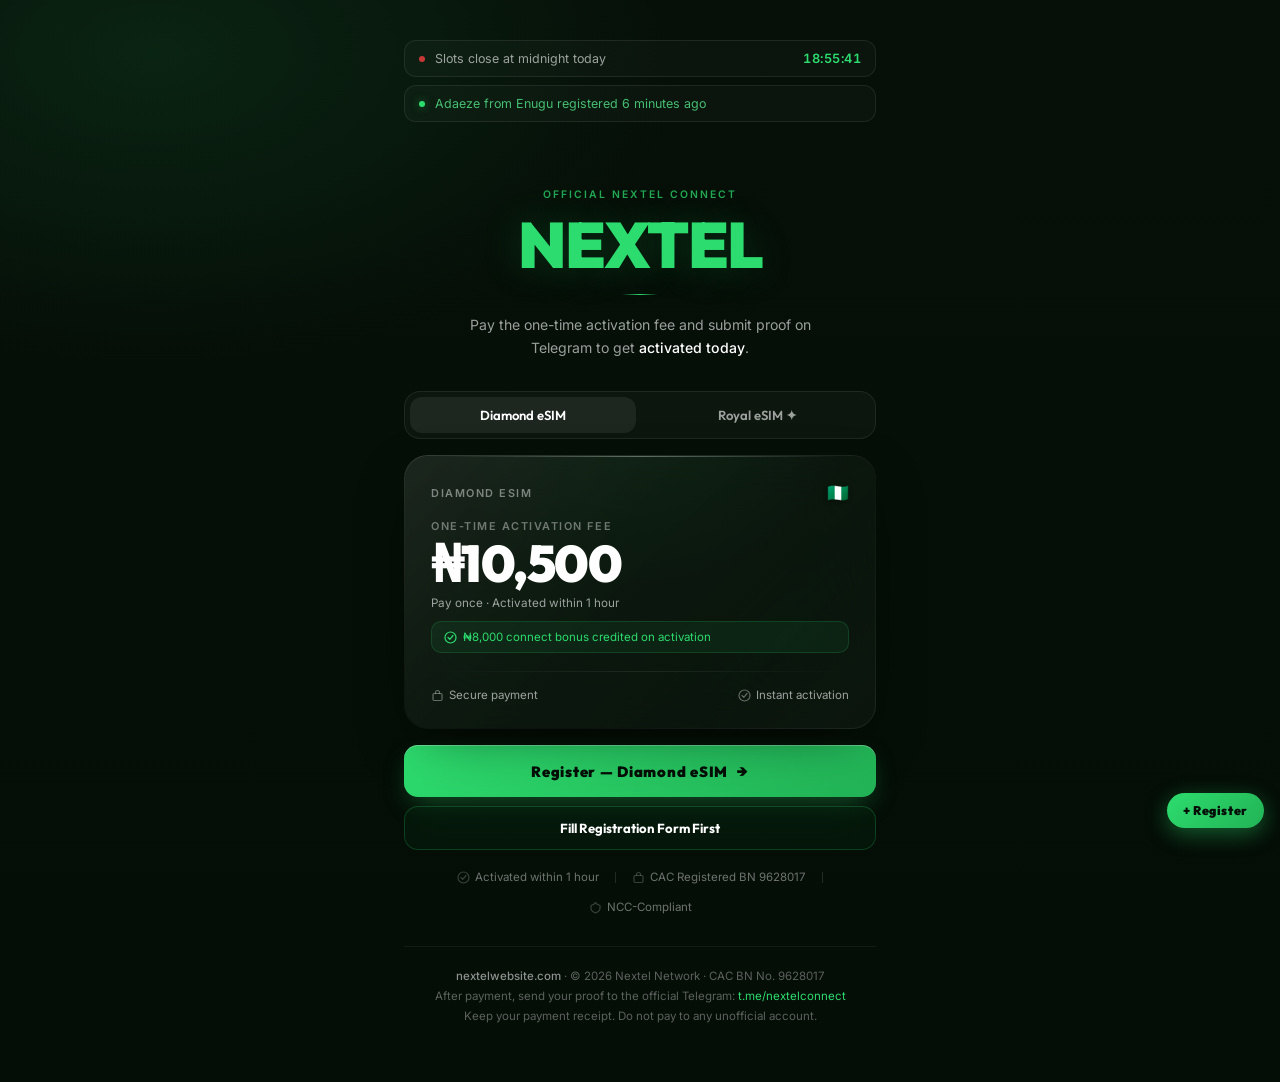
<file: payments.html>
<!DOCTYPE html>
<html lang="en-NG">
<head>
<meta charset="UTF-8"/>
<meta name="viewport" content="width=device-width, initial-scale=1, viewport-fit=cover"/>
<meta name="format-detection" content="telephone=no"/>
<meta name="robots" content="index,follow,max-snippet:-1,max-image-preview:large,max-video-preview:-1"/>
<meta name="googlebot" content="index,follow,max-snippet:-1,max-image-preview:large,max-video-preview:-1"/>
<link rel="canonical" href="https://nextelwebsite.com/payments.html"/>
<meta name="theme-color" content="#040d06"/>
<title>Nextel Payment Guide — Diamond & Royal eSIM Activation Fee | Nextel Connect</title>
<meta name="title" content="Nextel Payment Guide — Diamond & Royal eSIM Activation Fee | Nextel Connect"/>
<meta name="description" content="Nextel payment page. Pay the one-time activation fee for Diamond eSIM (₦10,500) or Royal eSIM (₦17,500) and submit payment proof on Telegram to get activated today."/>
<meta name="keywords" content="Nextel payment, Nextel activation fee, Nextel Diamond payment, Nextel Royal payment, how to pay for Nextel eSIM, Nextel registration fee, nextelwebsite.com payment"/>
<meta name="author" content="Nextel Network"/>
<link rel="manifest" href="/manifest.webmanifest"/>
<meta name="application-name" content="Nextel Connect"/>
<meta name="apple-mobile-web-app-title" content="Nextel Connect"/>
<meta name="apple-mobile-web-app-capable" content="yes"/>
<meta name="apple-mobile-web-app-status-bar-style" content="black-translucent"/>
<link rel="icon" href="/assets/logo/nextel-logo-icon.svg" type="image/svg+xml"/>
<link rel="shortcut icon" href="/assets/icons/favicon.ico"/>
<link rel="icon" href="/assets/icons/favicon.ico" sizes="any"/>
<link rel="icon" type="image/png" sizes="32x32" href="/assets/icons/favicon-32x32.png"/>
<link rel="icon" type="image/png" sizes="16x16" href="/assets/icons/favicon-16x16.png"/>
<link rel="apple-touch-icon" sizes="180x180" href="/assets/icons/apple-touch-icon.png"/>
<meta name="msapplication-TileColor" content="#040d06"/>
<meta property="og:locale" content="en_NG"/>
<meta property="og:type" content="website"/>
<meta property="og:site_name" content="Nextel Connect"/>
<meta property="og:url" content="https://nextelwebsite.com/payments.html"/>
<meta property="og:title" content="Nextel Payment Guide — Diamond & Royal eSIM Activation Fee"/>
<meta property="og:description" content="Pay the one-time Nextel activation fee for Diamond eSIM (₦10,500) or Royal eSIM (₦17,500) and get activated via official Telegram channel."/>
<meta property="og:image" content="https://nextelwebsite.com/assets/images/nextel-og-share-image.jpg"/>
<meta property="og:image:alt" content="Nextel Payment Guide"/>
<meta name="twitter:card" content="summary_large_image"/>
<meta name="twitter:url" content="https://nextelwebsite.com/payments.html"/>
<meta name="twitter:title" content="Nextel Payment Guide — Diamond & Royal eSIM"/>
<meta name="twitter:description" content="Pay the one-time Nextel activation fee for Diamond eSIM (₦10,500) or Royal eSIM (₦17,500) and get activated on Telegram."/>
<meta name="twitter:image" content="https://nextelwebsite.com/assets/images/nextel-og-share-image.jpg"/>
<link rel="alternate" href="https://nextelwebsite.com/payments.html" hreflang="en-ng"/>
<link rel="alternate" href="https://nextelwebsite.com/payments.html" hreflang="en"/>
<link rel="alternate" href="https://nextelwebsite.com/payments.html" hreflang="x-default"/>
<meta name="geo.region" content="NG"/>
<meta name="geo.placename" content="Nigeria"/>
<script type="application/ld+json">
{"@context":"https://schema.org","@graph":[{"@type":"Organization","@id":"https://nextelwebsite.com/#organization","name":"Nextel Connect","url":"https://nextelwebsite.com/","logo":{"@type":"ImageObject","url":"https://nextelwebsite.com/assets/icons/icon-512.png"},"email":"Info@nextelconnect","address":{"@type":"PostalAddress","addressCountry":"NG"},"vatID":"CAC BN No. 9628017","sameAs":["https://t.me/m/NMX8U16LMGE0","https://instagram.com/nextelofficial","https://tiktok.com/@nextelofficial"]},{"@type":"WebPage","@id":"https://nextelwebsite.com/payments.html#webpage","url":"https://nextelwebsite.com/payments.html","name":"Nextel Payment Guide — Diamond & Royal eSIM Activation Fee","description":"Pay the one-time Nextel activation fee for Diamond eSIM or Royal eSIM and get activated via official Telegram channel.","isPartOf":{"@id":"https://nextelwebsite.com/#website"},"inLanguage":"en-NG","datePublished":"2026-06-30","dateModified":"2026-06-30"},{"@type":"BreadcrumbList","itemListElement":[{"@type":"ListItem","position":1,"name":"Nextel Connect","item":"https://nextelwebsite.com/"},{"@type":"ListItem","position":2,"name":"Payment Guide","item":"https://nextelwebsite.com/payments.html"}]},{"@type":"FAQPage","mainEntity":[{"@type":"Question","name":"How much does Nextel Diamond eSIM cost?","acceptedAnswer":{"@type":"Answer","text":"Nextel Diamond eSIM costs ₦10,500 as a one-time activation fee. You also receive a ₦8,000 connect bonus on activation."}},{"@type":"Question","name":"How much does Nextel Royal eSIM cost?","acceptedAnswer":{"@type":"Answer","text":"Nextel Royal eSIM costs ₦17,500 as a one-time activation fee. You also receive a ₦14,000 connect bonus on activation."}},{"@type":"Question","name":"How do I pay for Nextel eSIM?","acceptedAnswer":{"@type":"Answer","text":"After choosing your plan, contact the official Nextel Telegram channel at t.me/m/NMX8U16LMGE0. They will send you payment details. After payment, submit your proof on Telegram and your account will be activated within 1 hour."}},{"@type":"Question","name":"Can I get a refund on Nextel payment?","acceptedAnswer":{"@type":"Answer","text":"Nextel activation fees are non-refundable once your eSIM account is activated. Always pay through the official Telegram channel on nextelwebsite.com."}}]}]}
</script>
<link rel="preconnect" href="https://fonts.googleapis.com"/>
<link rel="preconnect" href="https://fonts.gstatic.com" crossorigin/>
<link href="https://fonts.googleapis.com/css2?family=Outfit:wght@300;400;500;600;700;800;900&family=Inter:wght@300;400;500;600&display=swap" rel="stylesheet"/>
<style>
:root{--bg:#040d06;--green:#2ddc6e;--line:rgba(45,220,110,.18);--line2:rgba(255,255,255,.10);--w60:rgba(255,255,255,.60);--w80:rgba(255,255,255,.80);--red:rgba(220,60,60,.90);}
*{box-sizing:border-box;margin:0;padding:0;-webkit-tap-highlight-color:transparent;}
*::selection{background:rgba(45,220,110,.28);color:#fff;}
html,body{min-height:100%;font-family:'Inter',system-ui,sans-serif;color:#fff;-webkit-font-smoothing:antialiased;}
body{background:radial-gradient(900px 520px at 12% 5%,rgba(45,220,110,.10),transparent 60%),linear-gradient(180deg,#060f08,#040d06);overflow-x:hidden;}
a{color:inherit;text-decoration:none;}
.page{max-width:520px;margin:0 auto;padding:clamp(20px,5vw,40px) clamp(16px,4vw,24px) 56px;}

/* urgency strip */
.urgency-strip{display:flex;flex-direction:column;gap:8px;margin-bottom:24px;}
.u-bar{display:flex;align-items:center;gap:10px;padding:10px 14px;border-radius:12px;font-size:.78rem;color:var(--w60);border:1px solid rgba(255,255,255,.08);background:rgba(255,255,255,.025);}
.u-dot{width:6px;height:6px;border-radius:50%;flex-shrink:0;}
.u-dot.red{background:var(--red);}
.u-dot.green{background:var(--green);box-shadow:0 0 8px rgba(45,220,110,.5);animation:pulse 2.2s ease-in-out infinite alternate;}
@keyframes pulse{from{opacity:.6}to{opacity:1}}
.u-timer{font-size:.8rem;font-weight:600;color:var(--green);font-variant-numeric:tabular-nums;margin-left:auto;letter-spacing:.5px;}
#activityText{transition:opacity .55s ease;color:rgba(80,220,130,.85);}
#activityText.fading{opacity:0;}

/* header */
.hdr{text-align:center;padding:clamp(20px,5vw,36px) 0 clamp(22px,4vw,32px);}
.hdr-eyebrow{display:inline-block;font-size:.65rem;font-weight:600;letter-spacing:.2em;text-transform:uppercase;color:rgba(45,220,110,.75);margin-bottom:14px;}
.hdr-brand{font-family:'Outfit',sans-serif;font-size:clamp(2.4rem,10vw,4rem);font-weight:900;line-height:.95;color:var(--green);display:block;letter-spacing:-.03em;text-shadow:0 2px 40px rgba(45,220,110,.18);}
.hdr-rule{width:36px;height:1px;background:linear-gradient(90deg,transparent,var(--green),transparent);margin:18px auto;}
.hdr-sub{font-size:.88rem;color:var(--w60);max-width:38ch;margin:0 auto;line-height:1.65;}
.hdr-sub b{color:#fff;font-weight:500;}

/* plan tabs */
.pkg-tabs{display:flex;gap:8px;margin-bottom:16px;background:rgba(255,255,255,.03);border:1px solid rgba(255,255,255,.08);border-radius:16px;padding:5px;}
.pkg-tab{flex:1;padding:10px 8px;border-radius:12px;border:none;background:transparent;color:var(--w60);font-family:'Outfit',sans-serif;font-size:.82rem;font-weight:600;cursor:pointer;transition:background .2s,color .2s;-webkit-tap-highlight-color:transparent;}
.pkg-tab.active{background:rgba(255,255,255,.07);color:#fff;}
.pkg-tab.royal-tab.active{background:linear-gradient(135deg,rgba(45,220,110,.18),rgba(34,179,86,.10));color:var(--green);}
.pkg-panel{display:none;}
.pkg-panel.active{display:block;}

/* glass card */
.glass-card{position:relative;border-radius:24px;padding:1px;background:linear-gradient(135deg,rgba(255,255,255,.14),rgba(255,255,255,.04) 30%,rgba(255,255,255,.02) 60%,rgba(255,255,255,.10));box-shadow:0 20px 60px -20px rgba(0,0,0,.6),inset 0 1px 0 rgba(255,255,255,.07);margin-bottom:16px;}
.glass-card.royal-card{background:linear-gradient(135deg,rgba(45,220,110,.40),rgba(255,255,255,.04) 30%,rgba(255,255,255,.02) 60%,rgba(45,220,110,.28));}
.glass-inner{position:relative;border-radius:23px;padding:clamp(20px,4vw,26px);background:linear-gradient(135deg,rgba(255,255,255,.05),rgba(255,255,255,.015) 40%,rgba(0,0,0,.14)),rgba(10,22,12,.75);backdrop-filter:blur(40px) saturate(180%);-webkit-backdrop-filter:blur(40px) saturate(180%);overflow:hidden;}
.glass-inner::before{content:'';position:absolute;top:0;left:8%;right:8%;height:1px;background:linear-gradient(90deg,transparent,rgba(255,255,255,.35),transparent);pointer-events:none;}
.glass-inner::after{content:'';position:absolute;top:-60%;left:-20%;width:140%;height:140%;background:radial-gradient(ellipse at top,rgba(45,220,110,.07),transparent 55%);pointer-events:none;}
.royal-card .glass-inner::after{background:radial-gradient(ellipse at top,rgba(45,220,110,.12),transparent 55%);}

.card-row{position:relative;display:flex;align-items:center;justify-content:space-between;gap:12px;z-index:1;}
.card-label{font-size:.68rem;font-weight:600;letter-spacing:.14em;text-transform:uppercase;color:rgba(255,255,255,.45);}
.card-flag{font-size:1.1rem;filter:drop-shadow(0 1px 2px rgba(0,0,0,.3));}
.royal-badge{display:inline-flex;align-items:center;gap:4px;font-size:.58rem;font-weight:700;letter-spacing:.15em;text-transform:uppercase;color:#040d06;background:linear-gradient(135deg,#2ddc6e,#22b356);border-radius:5px;padding:2px 7px;margin-left:7px;vertical-align:middle;}
.card-price-block{position:relative;margin-top:16px;z-index:1;}
.card-price-tag{font-size:.68rem;font-weight:600;letter-spacing:.14em;text-transform:uppercase;color:rgba(255,255,255,.40);margin-bottom:5px;}
.card-price{font-family:'Outfit',sans-serif;font-size:clamp(2.4rem,8vw,3.2rem);font-weight:900;line-height:1;color:#fff;letter-spacing:-.03em;}
.card-price-sub{display:inline-block;margin-top:7px;font-size:.73rem;color:var(--w60);}
.card-divider{position:relative;height:1px;margin:18px 0 16px;background:linear-gradient(90deg,transparent,rgba(255,255,255,.08),transparent);z-index:1;}
.card-meta{position:relative;display:flex;align-items:center;justify-content:space-between;gap:10px;z-index:1;}
.card-meta-item{display:flex;align-items:center;gap:5px;font-size:.72rem;color:var(--w60);}
.card-meta-item svg{opacity:.6;flex-shrink:0;}

/* bonus tag */
.bonus-tag{display:flex;align-items:center;gap:6px;margin-top:10px;padding:8px 12px;border-radius:10px;background:rgba(45,220,110,.07);border:1px solid rgba(45,220,110,.16);font-size:.72rem;color:var(--green);position:relative;z-index:1;}

/* royal perks */
.royal-perks{position:relative;margin-top:14px;z-index:1;}
.perks-label{font-size:.62rem;font-weight:600;letter-spacing:.14em;text-transform:uppercase;color:rgba(255,255,255,.35);margin-bottom:8px;}
.perk-row{display:flex;align-items:center;gap:7px;font-size:.75rem;color:var(--w60);margin-bottom:5px;}
.perk-row svg{color:var(--green);opacity:.85;flex-shrink:0;}
.perk-row:last-child{margin-bottom:0;}

/* CTAs */
.cta-wrap{margin-top:6px;}
.main-btn{display:flex;align-items:center;justify-content:center;gap:9px;width:100%;padding:16px 20px;border-radius:14px;border:none;background:linear-gradient(135deg,#2ddc6e,#22b356);color:#040d06;cursor:pointer;font-family:'Outfit',sans-serif;font-size:.92rem;font-weight:900;letter-spacing:.05em;box-shadow:0 10px 28px -8px rgba(45,220,110,.40),inset 0 1px 0 rgba(255,255,255,.3);transition:transform .2s,box-shadow .2s,opacity .2s;-webkit-tap-highlight-color:transparent;text-decoration:none;}
.main-btn:hover{transform:translateY(-1px);box-shadow:0 14px 32px -8px rgba(45,220,110,.50),inset 0 1px 0 rgba(255,255,255,.3);}
.main-btn:active{transform:translateY(0);opacity:.95;}
.main-btn .arrow{font-size:1rem;transition:transform .2s;}
.main-btn:hover .arrow{transform:translateX(2px);}
.secondary-btn{display:flex;align-items:center;justify-content:center;gap:7px;width:100%;margin-top:9px;padding:13px 20px;border-radius:14px;border:1px solid rgba(45,220,110,.22);background:rgba(45,220,110,.04);color:#fff;cursor:pointer;font-family:'Outfit',sans-serif;font-size:.82rem;font-weight:700;backdrop-filter:blur(20px);-webkit-backdrop-filter:blur(20px);transition:background .2s,border-color .2s;-webkit-tap-highlight-color:transparent;text-decoration:none;}
.secondary-btn:hover{background:rgba(45,220,110,.07);border-color:rgba(45,220,110,.40);}

/* trust row */
.trust-row{display:flex;align-items:center;justify-content:center;gap:16px;margin-top:20px;flex-wrap:wrap;}
.trust-item{display:flex;align-items:center;gap:5px;font-size:.72rem;color:rgba(255,255,255,.42);}
.trust-item svg{opacity:.5;flex-shrink:0;}
.trust-sep{width:1px;height:11px;background:rgba(255,255,255,.12);flex-shrink:0;}

/* footer */
.page-footer{margin-top:32px;padding-top:20px;border-top:1px solid rgba(255,255,255,.06);text-align:center;font-size:.72rem;color:rgba(255,255,255,.35);line-height:1.7;}
.page-footer strong{color:rgba(255,255,255,.55);font-weight:500;}
.page-footer a{color:var(--green);}

/* toast */
.toast{position:fixed;left:50%;bottom:calc(20px + env(safe-area-inset-bottom));transform:translateX(-50%) translateY(12px);opacity:0;pointer-events:none;padding:10px 16px;border-radius:12px;background:rgba(10,22,12,.92);border:1px solid rgba(45,220,110,.25);color:#fff;font-size:.78rem;font-weight:600;backdrop-filter:blur(20px);-webkit-backdrop-filter:blur(20px);transition:opacity .28s,transform .28s;z-index:9999;max-width:calc(100vw - 32px);text-align:center;white-space:nowrap;}
.toast.show{opacity:1;transform:translateX(-50%) translateY(0);}
.float-reg{position:fixed;right:16px;bottom:72px;z-index:9900;padding:10px 16px;border-radius:999px;background:linear-gradient(135deg,#2ddc6e,#22b356);color:#040d06;font-family:'Outfit',sans-serif;font-weight:900;font-size:.78rem;letter-spacing:.05em;text-decoration:none;box-shadow:0 6px 22px rgba(45,220,110,.38);transition:transform .2s,box-shadow .2s;white-space:nowrap;}
.float-reg:hover{transform:translateY(-2px);box-shadow:0 10px 28px rgba(45,220,110,.50);}
#toTop{position:fixed;right:16px;bottom:20px;z-index:9900;width:40px;height:40px;border-radius:50%;background:rgba(10,22,12,.92);border:1px solid rgba(45,220,110,.28);color:#2ddc6e;font-size:1.1rem;cursor:pointer;display:flex;align-items:center;justify-content:center;box-shadow:0 4px 14px rgba(0,0,0,.35);transition:opacity .3s,transform .2s;opacity:0;pointer-events:none;backdrop-filter:blur(12px);}
#toTop.show{opacity:1;pointer-events:auto;}
#toTop:hover{transform:translateY(-2px);}
</style>
</head>
<body>
<div class="page">

  <div class="urgency-strip" aria-label="Registration status">
    <div class="u-bar">
      <span class="u-dot red" aria-hidden="true"></span>
      <span>Slots close at midnight today</span>
      <span class="u-timer" id="deadlineTimer" aria-live="polite">00:00:00</span>
    </div>
    <div class="u-bar">
      <span class="u-dot green" aria-hidden="true"></span>
      <span id="activityText">Adaeze from Enugu registered 6 minutes ago</span>
    </div>
  </div>

  <header class="hdr">
    <span class="hdr-eyebrow">Official Nextel Connect</span>
    <a href="/" class="hdr-brand" aria-label="Nextel Connect home">NEXTEL</a>
    <div class="hdr-rule" aria-hidden="true"></div>
    <p class="hdr-sub">Pay the one-time activation fee and submit proof on Telegram to get <b>activated today</b>.</p>
  </header>

  <div class="pkg-tabs" role="tablist" aria-label="Choose a plan">
    <button class="pkg-tab active" id="tab-diamond" role="tab" aria-selected="true" aria-controls="panel-diamond" onclick="switchPkg('diamond')">Diamond eSIM</button>
    <button class="pkg-tab royal-tab" id="tab-royal" role="tab" aria-selected="false" aria-controls="panel-royal" onclick="switchPkg('royal')">Royal eSIM ✦</button>
  </div>

  <!-- DIAMOND PANEL -->
  <div class="pkg-panel active" id="panel-diamond" role="tabpanel" aria-labelledby="tab-diamond">
    <div class="glass-card">
      <div class="glass-inner">
        <div class="card-row">
          <span class="card-label">Diamond eSIM</span>
          <span class="card-flag" aria-hidden="true">🇳🇬</span>
        </div>
        <div class="card-price-block">
          <div class="card-price-tag">One-time activation fee</div>
          <div class="card-price">₦10,500</div>
          <span class="card-price-sub">Pay once · Activated within 1 hour</span>
        </div>
        <div class="bonus-tag" aria-label="Connect bonus">
          <svg width="13" height="13" viewBox="0 0 13 13" fill="none"><circle cx="6.5" cy="6.5" r="5.5" stroke="currentColor" stroke-width="1.2"/><path d="M4 6.5l1.8 1.8L9 4.5" stroke="currentColor" stroke-width="1.2" stroke-linecap="round" stroke-linejoin="round"/></svg>
          ₦8,000 connect bonus credited on activation
        </div>
        <div class="card-divider" aria-hidden="true"></div>
        <div class="card-meta">
          <div class="card-meta-item">
            <svg width="13" height="13" viewBox="0 0 13 13" fill="none"><rect x="2" y="4.5" width="9" height="7" rx="1.2" stroke="currentColor" stroke-width="1.2"/><path d="M4.5 4.5V3.5a2 2 0 014 0v1" stroke="currentColor" stroke-width="1.2" stroke-linecap="round"/></svg>
            Secure payment
          </div>
          <div class="card-meta-item">
            <svg width="13" height="13" viewBox="0 0 13 13" fill="none"><circle cx="6.5" cy="6.5" r="5.5" stroke="currentColor" stroke-width="1.2"/><path d="M4 6.5l1.8 1.8L9 4.5" stroke="currentColor" stroke-width="1.2" stroke-linecap="round" stroke-linejoin="round"/></svg>
            Instant activation
          </div>
        </div>
      </div>
    </div>
    <div class="cta-wrap">
      <a class="main-btn" href="/register.html?plan=Diamond" aria-label="Register for Diamond eSIM">
        <span>Register — Diamond eSIM</span>
        <span class="arrow" aria-hidden="true">→</span>
      </a>
      <a class="secondary-btn" href="/register.html" aria-label="Fill registration form">
        Fill Registration Form First
      </a>
    </div>
  </div>

  <!-- ROYAL PANEL -->
  <div class="pkg-panel" id="panel-royal" role="tabpanel" aria-labelledby="tab-royal">
    <div class="glass-card royal-card">
      <div class="glass-inner">
        <div class="card-row">
          <span class="card-label">
            Royal eSIM <span class="royal-badge">✦ Royal</span>
          </span>
          <span class="card-flag" aria-hidden="true">🌍</span>
        </div>
        <div class="card-price-block">
          <div class="card-price-tag">One-time activation fee</div>
          <div class="card-price">₦17,500</div>
          <span class="card-price-sub">Pay once · Activated within 1 hour</span>
        </div>
        <div class="bonus-tag" aria-label="Connect bonus">
          <svg width="13" height="13" viewBox="0 0 13 13" fill="none"><circle cx="6.5" cy="6.5" r="5.5" stroke="currentColor" stroke-width="1.2"/><path d="M4 6.5l1.8 1.8L9 4.5" stroke="currentColor" stroke-width="1.2" stroke-linecap="round" stroke-linejoin="round"/></svg>
          ₦14,000 connect bonus credited on activation
        </div>
        <div class="royal-perks">
          <div class="perks-label">What's included</div>
          <div class="perk-row">
            <svg width="13" height="13" viewBox="0 0 13 13" fill="none"><circle cx="6.5" cy="6.5" r="5.5" stroke="currentColor" stroke-width="1.2"/><path d="M4 6.5l1.8 1.8L9 4.5" stroke="currentColor" stroke-width="1.2" stroke-linecap="round" stroke-linejoin="round"/></svg>
            Global Roaming — use your number worldwide
          </div>
          <div class="perk-row">
            <svg width="13" height="13" viewBox="0 0 13 13" fill="none"><circle cx="6.5" cy="6.5" r="5.5" stroke="currentColor" stroke-width="1.2"/><path d="M4 6.5l1.8 1.8L9 4.5" stroke="currentColor" stroke-width="1.2" stroke-linecap="round" stroke-linejoin="round"/></svg>
            Calls reward ₦288 – ₦628 per minute
          </div>
          <div class="perk-row">
            <svg width="13" height="13" viewBox="0 0 13 13" fill="none"><circle cx="6.5" cy="6.5" r="5.5" stroke="currentColor" stroke-width="1.2"/><path d="M4 6.5l1.8 1.8L9 4.5" stroke="currentColor" stroke-width="1.2" stroke-linecap="round" stroke-linejoin="round"/></svg>
            WebGain ₦15 – ₦50 per website visit
          </div>
          <div class="perk-row">
            <svg width="13" height="13" viewBox="0 0 13 13" fill="none"><circle cx="6.5" cy="6.5" r="5.5" stroke="currentColor" stroke-width="1.2"/><path d="M4 6.5l1.8 1.8L9 4.5" stroke="currentColor" stroke-width="1.2" stroke-linecap="round" stroke-linejoin="round"/></svg>
            1% turnover commission daily + free POS terminal
          </div>
        </div>
        <div class="card-divider" aria-hidden="true"></div>
        <div class="card-meta">
          <div class="card-meta-item">
            <svg width="13" height="13" viewBox="0 0 13 13" fill="none"><rect x="2" y="4.5" width="9" height="7" rx="1.2" stroke="currentColor" stroke-width="1.2"/><path d="M4.5 4.5V3.5a2 2 0 014 0v1" stroke="currentColor" stroke-width="1.2" stroke-linecap="round"/></svg>
            Secure payment
          </div>
          <div class="card-meta-item">
            <svg width="13" height="13" viewBox="0 0 13 13" fill="none"><circle cx="6.5" cy="6.5" r="5.5" stroke="currentColor" stroke-width="1.2"/><path d="M4 6.5l1.8 1.8L9 4.5" stroke="currentColor" stroke-width="1.2" stroke-linecap="round" stroke-linejoin="round"/></svg>
            Instant activation
          </div>
        </div>
      </div>
    </div>
    <div class="cta-wrap">
      <a class="main-btn" href="/register.html?plan=Royal" aria-label="Register for Royal eSIM">
        <span>Register — Royal eSIM</span>
        <span class="arrow" aria-hidden="true">→</span>
      </a>
      <a class="secondary-btn" href="/register.html" aria-label="Fill registration form">
        Fill Registration Form First
      </a>
    </div>
  </div>

  <div class="trust-row" aria-label="Trust indicators">
    <div class="trust-item">
      <svg width="13" height="13" viewBox="0 0 13 13" fill="none"><circle cx="6.5" cy="6.5" r="5.5" stroke="currentColor" stroke-width="1.2"/><path d="M4 6.5l1.8 1.8L9 4.5" stroke="currentColor" stroke-width="1.2" stroke-linecap="round" stroke-linejoin="round"/></svg>
      Activated within 1 hour
    </div>
    <div class="trust-sep" aria-hidden="true"></div>
    <div class="trust-item">
      <svg width="13" height="13" viewBox="0 0 13 13" fill="none"><rect x="2" y="4.5" width="9" height="7" rx="1.2" stroke="currentColor" stroke-width="1.2"/><path d="M4.5 4.5V3.5a2 2 0 014 0v1" stroke="currentColor" stroke-width="1.2" stroke-linecap="round"/></svg>
      CAC Registered BN 9628017
    </div>
    <div class="trust-sep" aria-hidden="true"></div>
    <div class="trust-item">
      <svg width="13" height="13" viewBox="0 0 13 13" fill="none"><path d="M6.5 1.5c-1 2-3.8 2.8-4.5 3v3c0 2 2 3.5 4.5 4.5 2.5-1 4.5-2.5 4.5-4.5v-3c-.7-.2-3.5-1-4.5-3z" stroke="currentColor" stroke-width="1.2" stroke-linejoin="round"/></svg>
      NCC-Compliant
    </div>
  </div>

  <footer class="page-footer">
    <strong>nextelwebsite.com</strong> · © 2026 Nextel Network · CAC BN No. 9628017<br>
    After payment, send your proof to the official Telegram: <a href="https://t.me/m/NMX8U16LMGE0" target="_blank" rel="noopener">t.me/nextelconnect</a><br>
    Keep your payment receipt. Do not pay to any unofficial account.
  </footer>

</div>

<a href="/register.html" class="float-reg" aria-label="Register for Nextel eSIM">+ Register</a>
<button id="toTop" aria-label="Back to top" onclick="window.scrollTo({top:0,behavior:'smooth'})">↑</button>
<div class="toast" id="toast" aria-live="polite">Copied</div>

<script>
(function(){
  const PROOFS=[
    "Adaeze from Enugu registered 6 minutes ago",
    "New member activated in Lagos — 12 mins ago",
    "Registration just completed from Abuja",
    "Emeka from Port Harcourt joined 18 mins ago",
    "Kemi from Ibadan just activated",
    "New member from Kano activated 22 mins ago"
  ];

  function switchPkg(pkg){
    document.querySelectorAll('.pkg-tab').forEach(t=>{t.classList.remove('active');t.setAttribute('aria-selected','false');});
    document.querySelectorAll('.pkg-panel').forEach(p=>p.classList.remove('active'));
    document.getElementById('tab-'+pkg).classList.add('active');
    document.getElementById('tab-'+pkg).setAttribute('aria-selected','true');
    document.getElementById('panel-'+pkg).classList.add('active');
  }
  window.switchPkg = switchPkg;

  // back-to-top
  (function(){var t=document.getElementById('toTop');window.addEventListener('scroll',function(){t.classList.toggle('show',window.scrollY>300);});})();
  // auto-select plan from URL param
  const plan=(new URLSearchParams(window.location.search)).get('plan');
  if(plan&&plan.toLowerCase()==='royal') switchPkg('royal');

  // countdown
  function tickDeadline(){
    const el=document.getElementById('deadlineTimer');
    if(!el) return;
    const now=new Date();
    const midnight=new Date(now);
    midnight.setHours(24,0,0,0);
    const diff=Math.max(0,midnight-now);
    const h=String(Math.floor(diff/3600000)).padStart(2,'0');
    const m=String(Math.floor(diff%3600000/60000)).padStart(2,'0');
    const s=String(Math.floor(diff%60000/1000)).padStart(2,'0');
    el.textContent=h+':'+m+':'+s;
  }
  tickDeadline();
  setInterval(tickDeadline,1000);

  // rotating activity
  (function rotateActivity(){
    const el=document.getElementById('activityText');
    if(!el) return;
    let i=0;
    setInterval(function(){
      el.classList.add('fading');
      setTimeout(function(){
        i=(i+1)%PROOFS.length;
        el.textContent=PROOFS[i];
        el.classList.remove('fading');
      },550);
    },5000);
  })();
})();
</script>
</body>
</html>
</file>
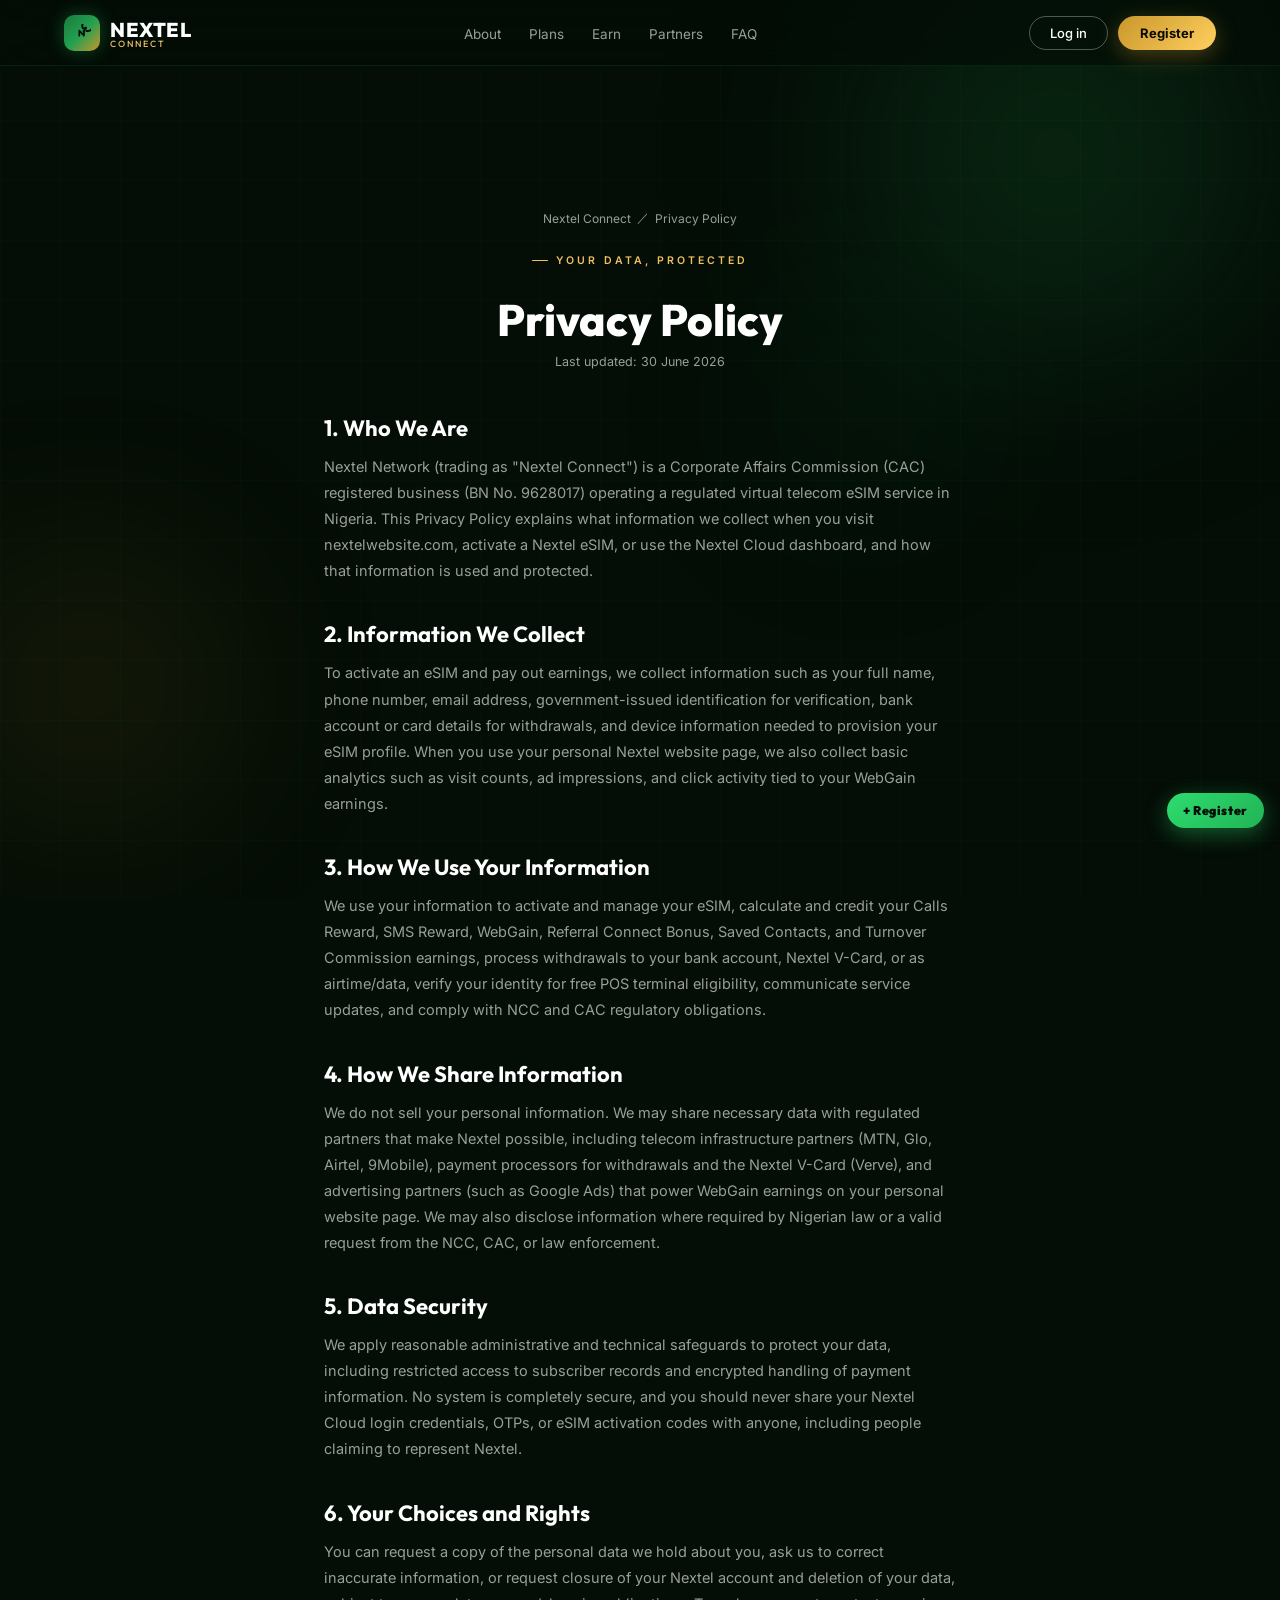
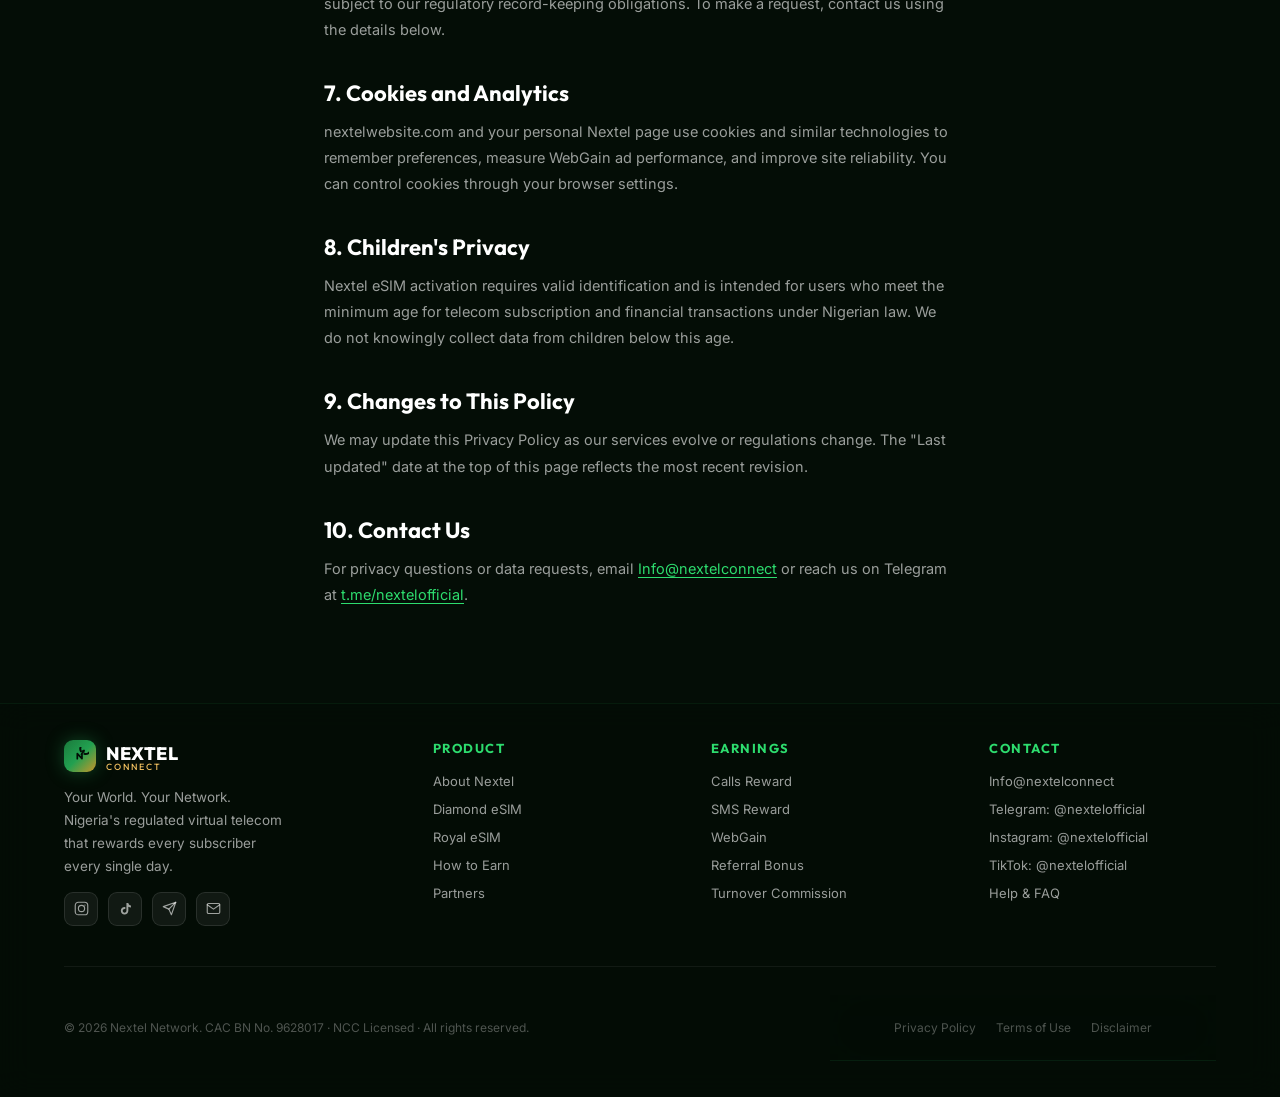
<file: privacy-policy.html>
<!DOCTYPE html>
<html lang="en">
<head>
<meta charset="UTF-8"/>
<meta name="viewport" content="width=device-width, initial-scale=1, viewport-fit=cover"/>
<meta name="format-detection" content="telephone=no"/>

<meta name="robots" content="index,follow,max-snippet:-1,max-image-preview:large,max-video-preview:-1"/>
<meta name="googlebot" content="index,follow,max-snippet:-1,max-image-preview:large,max-video-preview:-1"/>
<link rel="canonical" href="https://nextelwebsite.com/privacy-policy.html"/>

<meta name="theme-color" content="#040d06"/>

<title>Privacy Policy | Nextel Connect</title>
<meta name="description" content="How Nextel Connect collects, uses, and protects your personal information across eSIM activation, Nextel Cloud, and the WebGain website earnings program."/>
<meta name="author" content="Nextel Network"/>

<link rel="manifest" href="/manifest.webmanifest"/>
<meta name="application-name" content="Nextel Connect"/>
<meta name="apple-mobile-web-app-title" content="Nextel Connect"/>
<meta name="apple-mobile-web-app-capable" content="yes"/>
<meta name="apple-mobile-web-app-status-bar-style" content="black-translucent"/>

<link rel="icon" href="/assets/logo/nextel-logo-icon.svg" type="image/svg+xml"/>
<link rel="shortcut icon" href="/assets/icons/favicon.ico"/>
<link rel="icon" href="/assets/icons/favicon.ico" sizes="any"/>
<link rel="icon" type="image/png" sizes="32x32" href="/assets/icons/favicon-32x32.png"/>
<link rel="icon" type="image/png" sizes="16x16" href="/assets/icons/favicon-16x16.png"/>
<link rel="apple-touch-icon" sizes="180x180" href="/assets/icons/apple-touch-icon.png"/>
<link rel="mask-icon" href="/assets/icons/safari-pinned-tab.svg" color="#2ddc6e"/>
<meta name="msapplication-config" content="/browserconfig.xml"/>
<meta name="msapplication-TileColor" content="#040d06"/>

<meta property="og:locale" content="en_NG"/>
<meta property="og:type" content="website"/>
<meta property="og:site_name" content="Nextel Connect"/>
<meta property="og:url" content="https://nextelwebsite.com/privacy-policy.html"/>
<meta property="og:title" content="Privacy Policy | Nextel Connect"/>
<meta property="og:description" content="How Nextel Connect collects, uses, and protects your personal information across eSIM activation, Nextel Cloud, and the WebGain website earnings program."/>
<meta property="og:image" content="https://nextelwebsite.com/assets/images/nextel-og-share-image.jpg"/>
<meta property="og:image:secure_url" content="https://nextelwebsite.com/assets/images/nextel-og-share-image.jpg"/>
<meta property="og:image:alt" content="Nextel Connect Privacy Policy"/>

<meta name="twitter:card" content="summary_large_image"/>
<meta name="twitter:url" content="https://nextelwebsite.com/privacy-policy.html"/>
<meta name="twitter:title" content="Privacy Policy | Nextel Connect"/>
<meta name="twitter:description" content="How Nextel Connect collects, uses, and protects your personal information across eSIM activation, Nextel Cloud, and the WebGain website earnings program."/>
<meta name="twitter:image" content="https://nextelwebsite.com/assets/images/nextel-og-share-image.jpg"/>

<link rel="alternate" href="https://nextelwebsite.com/privacy-policy.html" hreflang="en-ng"/>
<link rel="alternate" href="https://nextelwebsite.com/privacy-policy.html" hreflang="en"/>
<link rel="alternate" href="https://nextelwebsite.com/privacy-policy.html" hreflang="x-default"/>
<meta name="geo.region" content="NG"/>
<meta name="geo.placename" content="Nigeria"/>

<link rel="preconnect" href="https://fonts.googleapis.com"/>
<link rel="preconnect" href="https://fonts.gstatic.com" crossorigin/>
<link href="https://fonts.googleapis.com/css2?family=Outfit:wght@300;400;500;600;700;800;900&family=Inter:wght@300;400;500;600;700&display=swap" rel="stylesheet"/>
<link rel="stylesheet" href="/assets/css/style.css"/>

<script type="application/ld+json">
{
  "@context":"https://schema.org",
  "@graph":[
    {
      "@type":"Organization",
      "@id":"https://nextelwebsite.com/#organization",
      "name":"Nextel Connect",
      "url":"https://nextelwebsite.com/",
      "logo":{"@type":"ImageObject","url":"https://nextelwebsite.com/assets/icons/icon-512.png"},
      "email":"Info@nextelconnect",
      "address":{"@type":"PostalAddress","addressCountry":"NG"},
      "sameAs":["https://t.me/m/NMX8U16LMGE0","https://instagram.com/nextelofficial","https://tiktok.com/@nextelofficial"]
    },
    {
      "@type":"WebPage",
      "@id":"https://nextelwebsite.com/privacy-policy.html#webpage",
      "name":"Privacy Policy | Nextel Connect",
      "url":"https://nextelwebsite.com/privacy-policy.html",
      "isPartOf":{"@id":"https://nextelwebsite.com/#website"},
      "description":"How Nextel Connect collects, uses, and protects your personal information across eSIM activation, Nextel Cloud, and the WebGain website earnings program.",
      "inLanguage":"en",
      "dateModified":"2026-06-30"
    },
    {
      "@type":"BreadcrumbList",
      "itemListElement":[
        {"@type":"ListItem","position":1,"name":"Nextel Connect","item":"https://nextelwebsite.com/"},
        {"@type":"ListItem","position":2,"name":"Privacy Policy","item":"https://nextelwebsite.com/privacy-policy.html"}
      ]
    }
  ]
}
</script>
<style>
.float-reg{position:fixed;right:16px;bottom:72px;z-index:9900;padding:10px 16px;border-radius:999px;background:linear-gradient(135deg,#2ddc6e,#22b356);color:#040d06;font-family:'Outfit',sans-serif;font-weight:900;font-size:.78rem;letter-spacing:.05em;text-decoration:none;box-shadow:0 6px 22px rgba(45,220,110,.38);transition:transform .2s,box-shadow .2s;white-space:nowrap;}
.float-reg:hover{transform:translateY(-2px);box-shadow:0 10px 28px rgba(45,220,110,.50);}
#toTop{position:fixed;right:16px;bottom:20px;z-index:9900;width:40px;height:40px;border-radius:50%;background:rgba(10,22,12,.92);border:1px solid rgba(45,220,110,.28);color:#2ddc6e;font-size:1.1rem;cursor:pointer;display:flex;align-items:center;justify-content:center;box-shadow:0 4px 14px rgba(0,0,0,.35);transition:opacity .3s,transform .2s;opacity:0;pointer-events:none;backdrop-filter:blur(12px);}
#toTop.show{opacity:1;pointer-events:auto;}
#toTop:hover{transform:translateY(-2px);}
</style>
</head>
<body>
<a href="#main" class="skip-link">Skip to content</a>
<!-- AMBIENT -->
<div class="bg-fx" aria-hidden="true">
  <div class="orb o1"></div><div class="orb o2"></div><div class="orb o3"></div>
</div>
<div class="grid-bg" aria-hidden="true"></div>

<div class="page">

<!-- ════════════════ NAV ════════════════ -->
<nav>
  <a href="/" class="nav-logo" aria-label="Nextel Connect home">
    <div class="logo-badge">
      <svg viewBox="0 0 100 100" width="18" height="18" aria-hidden="true">
        <path d="M 55.02 23.86 A 29 29 0 1 1 73.61 38.39" fill="none" stroke="#040d06" stroke-width="11" stroke-linecap="round"/>
        <path d="M 35 65 L 35 37 L 61 65 L 61 37" fill="none" stroke="#040d06" stroke-width="9.5" stroke-linecap="round" stroke-linejoin="round"/>
        <path d="M 57.00 41.28 L 72.10 18.83" fill="none" stroke="#040d06" stroke-width="8" stroke-linecap="round"/>
        <path d="M 63.12 23.22 L 72.10 18.83 L 71.41 28.81" fill="none" stroke="#040d06" stroke-width="8" stroke-linecap="round" stroke-linejoin="round"/>
      </svg>
    </div>
    <div><span>NEXTEL</span><small class="logo-sub">CONNECT</small></div>
  </a>
  <ul class="nav-links">
    <li><a href="/#about">About</a></li>
    <li><a href="/#plans">Plans</a></li>
    <li><a href="/#earn">Earn</a></li>
    <li><a href="/#partners">Partners</a></li>
    <li><a href="/#faq">FAQ</a></li>
  </ul>
  <div class="nav-actions">
    <button class="btn-outline">Log in</button>
    <a href="/register.html" class="btn-gold">Register</a>
    <button class="hamburger" id="ham" aria-label="Menu" aria-expanded="false">
      <span></span><span></span><span></span>
    </button>
  </div>
</nav>

<!-- mobile drawer -->
<div class="drawer" id="drawer" aria-hidden="true">
  <ul>
    <li><a href="/#about" onclick="closeMenu()">About Nextel</a></li>
    <li><a href="/#plans" onclick="closeMenu()">eSIM Plans</a></li>
    <li><a href="/#earn" onclick="closeMenu()">How to Earn</a></li>
    <li><a href="/#partners" onclick="closeMenu()">Partners</a></li>
    <li><a href="/#faq" onclick="closeMenu()">FAQ</a></li>
  </ul>
  <a href="/register.html" class="d-cta" onclick="closeMenu()">Register Now →</a>
</div>

<main id="main">
<section class="legal-hero">
  <div class="breadcrumb"><a href="/">Nextel Connect</a><span>／</span><span>Privacy Policy</span></div>
  <span class="sec-tag">YOUR DATA, PROTECTED</span>
  <h1>Privacy Policy</h1>
  <p class="legal-updated">Last updated: 30 June 2026</p>
</section>
<div class="legal-wrap">
<h2>1. Who We Are</h2>
<p>Nextel Network (trading as "Nextel Connect") is a Corporate Affairs Commission (CAC) registered business (BN No. 9628017) operating a regulated virtual telecom eSIM service in Nigeria. This Privacy Policy explains what information we collect when you visit nextelwebsite.com, activate a Nextel eSIM, or use the Nextel Cloud dashboard, and how that information is used and protected.</p>

<h2>2. Information We Collect</h2>
<p>To activate an eSIM and pay out earnings, we collect information such as your full name, phone number, email address, government-issued identification for verification, bank account or card details for withdrawals, and device information needed to provision your eSIM profile. When you use your personal Nextel website page, we also collect basic analytics such as visit counts, ad impressions, and click activity tied to your WebGain earnings.</p>

<h2>3. How We Use Your Information</h2>
<p>We use your information to activate and manage your eSIM, calculate and credit your Calls Reward, SMS Reward, WebGain, Referral Connect Bonus, Saved Contacts, and Turnover Commission earnings, process withdrawals to your bank account, Nextel V-Card, or as airtime/data, verify your identity for free POS terminal eligibility, communicate service updates, and comply with NCC and CAC regulatory obligations.</p>

<h2>4. How We Share Information</h2>
<p>We do not sell your personal information. We may share necessary data with regulated partners that make Nextel possible, including telecom infrastructure partners (MTN, Glo, Airtel, 9Mobile), payment processors for withdrawals and the Nextel V-Card (Verve), and advertising partners (such as Google Ads) that power WebGain earnings on your personal website page. We may also disclose information where required by Nigerian law or a valid request from the NCC, CAC, or law enforcement.</p>

<h2>5. Data Security</h2>
<p>We apply reasonable administrative and technical safeguards to protect your data, including restricted access to subscriber records and encrypted handling of payment information. No system is completely secure, and you should never share your Nextel Cloud login credentials, OTPs, or eSIM activation codes with anyone, including people claiming to represent Nextel.</p>

<h2>6. Your Choices and Rights</h2>
<p>You can request a copy of the personal data we hold about you, ask us to correct inaccurate information, or request closure of your Nextel account and deletion of your data, subject to our regulatory record-keeping obligations. To make a request, contact us using the details below.</p>

<h2>7. Cookies and Analytics</h2>
<p>nextelwebsite.com and your personal Nextel page use cookies and similar technologies to remember preferences, measure WebGain ad performance, and improve site reliability. You can control cookies through your browser settings.</p>

<h2>8. Children's Privacy</h2>
<p>Nextel eSIM activation requires valid identification and is intended for users who meet the minimum age for telecom subscription and financial transactions under Nigerian law. We do not knowingly collect data from children below this age.</p>

<h2>9. Changes to This Policy</h2>
<p>We may update this Privacy Policy as our services evolve or regulations change. The "Last updated" date at the top of this page reflects the most recent revision.</p>

<h2>10. Contact Us</h2>
<p>For privacy questions or data requests, email <a href="mailto:Info@nextelconnect">Info@nextelconnect</a> or reach us on Telegram at <a href="https://t.me/m/NMX8U16LMGE0" target="_blank" rel="noopener">t.me/nextelofficial</a>.</p>

</div>


</main>

<!-- ════════════════ FOOTER ════════════════ -->
<footer>
  <div class="footer-top">
    <div class="footer-brand">
      <a href="/" class="nav-logo" style="margin-bottom:0;" aria-label="Nextel Connect home">
        <div class="logo-badge" style="width:32px;height:32px;border-radius:9px;">
          <svg viewBox="0 0 100 100" width="16" height="16" aria-hidden="true">
            <path d="M 55.02 23.86 A 29 29 0 1 1 73.61 38.39" fill="none" stroke="#040d06" stroke-width="11" stroke-linecap="round"/>
            <path d="M 35 65 L 35 37 L 61 65 L 61 37" fill="none" stroke="#040d06" stroke-width="9.5" stroke-linecap="round" stroke-linejoin="round"/>
            <path d="M 57.00 41.28 L 72.10 18.83" fill="none" stroke="#040d06" stroke-width="8" stroke-linecap="round"/>
            <path d="M 63.12 23.22 L 72.10 18.83 L 71.41 28.81" fill="none" stroke="#040d06" stroke-width="8" stroke-linecap="round" stroke-linejoin="round"/>
          </svg>
        </div>
        <div><span style="font-family:'Outfit',sans-serif;font-size:18px;font-weight:800;">NEXTEL</span><small class="logo-sub">CONNECT</small></div>
      </a>
      <p>Your World. Your Network. Nigeria's regulated virtual telecom that rewards every subscriber every single day.</p>
      <div class="footer-social">
        <!-- Instagram -->
        <a href="https://instagram.com/nextelofficial" target="_blank" rel="noopener" class="soc-btn" aria-label="Nextel on Instagram"><svg viewBox="0 0 24 24" fill="none" stroke="var(--w60)" stroke-width="1.8" stroke-linecap="round"><rect x="2" y="2" width="20" height="20" rx="5"/><circle cx="12" cy="12" r="5"/><circle cx="17.5" cy="6.5" r="1" fill="var(--w60)" stroke="none"/></svg></a>
        <!-- TikTok -->
        <a href="https://tiktok.com/@nextelofficial" target="_blank" rel="noopener" class="soc-btn" aria-label="Nextel on TikTok"><svg viewBox="0 0 24 24" fill="var(--w60)" stroke="none"><path d="M16.5 3c.4 2.2 2 3.9 4.2 4.2v3.1c-1.5 0-2.9-.4-4.2-1.2v6.4c0 3.3-2.7 6-6 6s-6-2.7-6-6 2.7-6 6-6c.4 0 .8 0 1.2.1v3.2c-.4-.1-.8-.2-1.2-.2-1.6 0-3 1.3-3 3s1.3 3 3 3 3-1.3 3-3V3h3z"/></svg></a>
        <!-- Telegram -->
        <a href="https://t.me/m/NMX8U16LMGE0" target="_blank" rel="noopener" class="soc-btn" aria-label="Nextel on Telegram"><svg viewBox="0 0 24 24" fill="none" stroke="var(--w60)" stroke-width="1.8" stroke-linecap="round" stroke-linejoin="round"><path d="M22 2L11 13"/><path d="M22 2L15 22l-4-9-9-4 20-7z"/></svg></a>
        <!-- Email -->
        <a href="mailto:Info@nextelconnect" class="soc-btn" aria-label="Email Nextel"><svg viewBox="0 0 24 24" fill="none" stroke="var(--w60)" stroke-width="1.8" stroke-linecap="round" stroke-linejoin="round"><rect x="2" y="4" width="20" height="16" rx="2"/><path d="m22 6-10 7L2 6"/></svg></a>
      </div>
    </div>
    <div class="footer-col">
      <h4>Product</h4>
      <ul>
        <li><a href="/#about">About Nextel</a></li>
        <li><a href="/#plans">Diamond eSIM</a></li>
        <li><a href="/#plans">Royal eSIM</a></li>
        <li><a href="/#earn">How to Earn</a></li>
        <li><a href="/#partners">Partners</a></li>
      </ul>
    </div>
    <div class="footer-col">
      <h4>Earnings</h4>
      <ul>
        <li><a href="/#earn">Calls Reward</a></li>
        <li><a href="/#earn">SMS Reward</a></li>
        <li><a href="/#earn">WebGain</a></li>
        <li><a href="/#earn">Referral Bonus</a></li>
        <li><a href="/#earn">Turnover Commission</a></li>
      </ul>
    </div>
    <div class="footer-col">
      <h4>Contact</h4>
      <ul>
        <li><a href="mailto:Info@nextelconnect">Info@nextelconnect</a></li>
        <li><a href="https://t.me/m/NMX8U16LMGE0" target="_blank" rel="noopener">Telegram: @nextelofficial</a></li>
        <li><a href="https://instagram.com/nextelofficial" target="_blank" rel="noopener">Instagram: @nextelofficial</a></li>
        <li><a href="https://tiktok.com/@nextelofficial" target="_blank" rel="noopener">TikTok: @nextelofficial</a></li>
        <li><a href="/#faq">Help &amp; FAQ</a></li>
      </ul>
    </div>
  </div>
  <div class="footer-bottom">
    <p>© 2026 Nextel Network. CAC BN No. 9628017 · NCC Licensed · All rights reserved.</p>
    <nav aria-label="Footer legal">
      <a href="/privacy-policy.html">Privacy Policy</a>
      <a href="/terms-of-use.html">Terms of Use</a>
      <a href="/disclaimer.html">Disclaimer</a>
    </nav>
  </div>
</footer>

</div><!-- /.page -->

<script>
// NAV
const ham = document.getElementById('ham');
const drawer = document.getElementById('drawer');
ham.addEventListener('click', () => {
  const open = ham.classList.toggle('open');
  drawer.classList.toggle('open', open);
  drawer.setAttribute('aria-hidden', !open);
  ham.setAttribute('aria-expanded', open);
  document.body.style.overflow = open ? 'hidden' : '';
});
function closeMenu() {
  ham.classList.remove('open');
  drawer.classList.remove('open');
  drawer.setAttribute('aria-hidden', 'true');
  ham.setAttribute('aria-expanded', 'false');
  document.body.style.overflow = '';
}
document.addEventListener('click', e => {
  if (drawer.classList.contains('open') && !drawer.contains(e.target) && !ham.contains(e.target)) closeMenu();
});
document.addEventListener('keydown', e => { if (e.key === 'Escape') closeMenu(); });

// FAQ
function toggleFaq(btn) {
  const item = btn.closest('.faq-item');
  const isOpen = item.classList.contains('open');
  document.querySelectorAll('.faq-item').forEach(i => i.classList.remove('open'));
  if (!isOpen) item.classList.add('open');
}

// SCROLL REVEAL
const obs = new IntersectionObserver(entries => {
  entries.forEach(e => { if (e.isIntersecting) e.target.classList.add('in'); });
}, { threshold: 0.1 });
document.querySelectorAll('.reveal').forEach(el => obs.observe(el));
</script>
<a href="/register.html" class="float-reg" aria-label="Register for Nextel eSIM">+ Register</a>
<button id="toTop" aria-label="Back to top" onclick="window.scrollTo({top:0,behavior:'smooth'})">↑</button>
<script>(function(){var t=document.getElementById('toTop');window.addEventListener('scroll',function(){t.classList.toggle('show',window.scrollY>300);});})();</script>
</body>
</html>
</file>
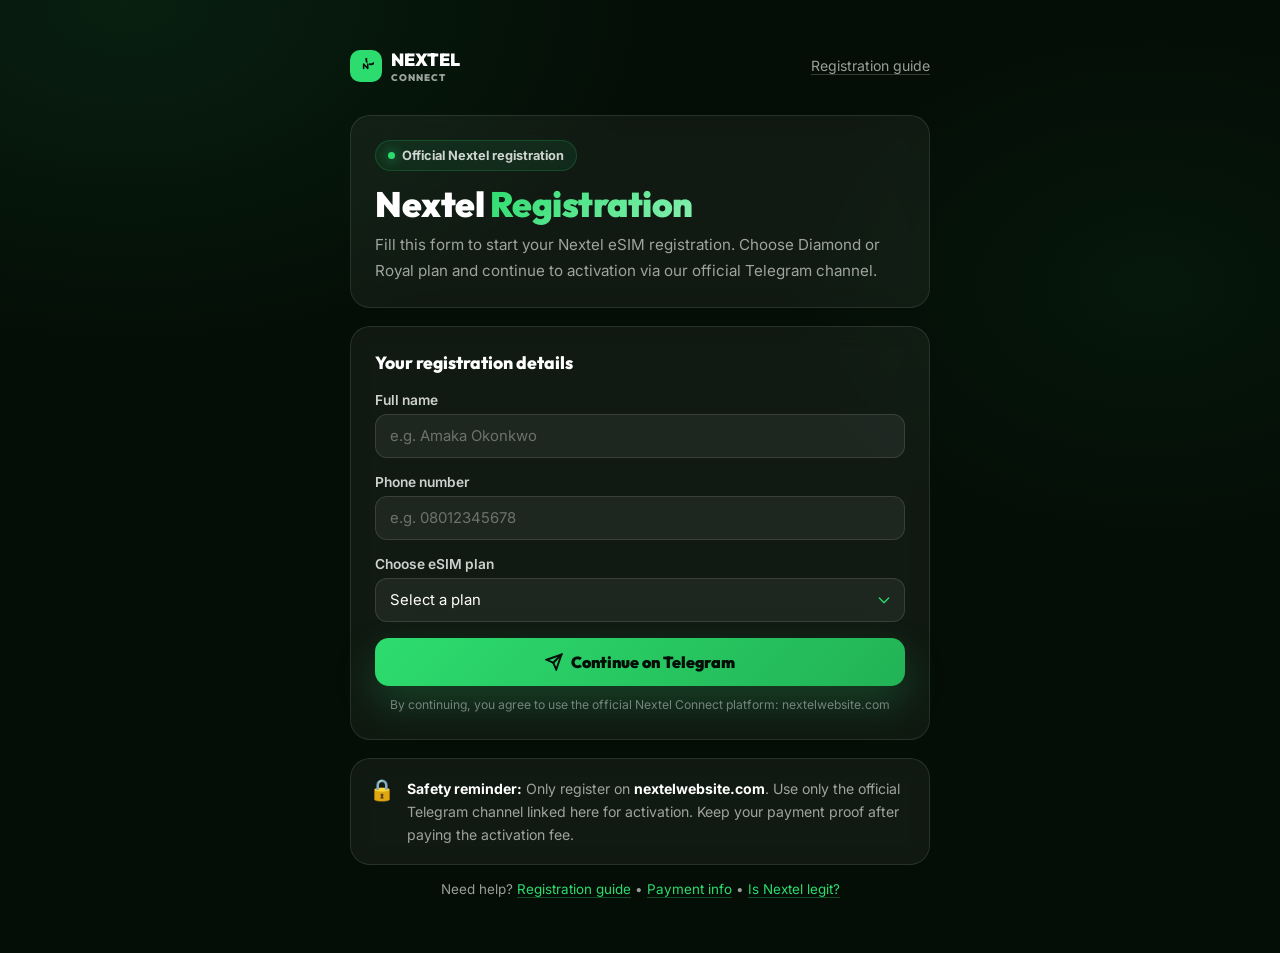
<file: register.html>
<!DOCTYPE html>
<html lang="en-NG">
<head>
<meta charset="UTF-8"/>
<meta name="viewport" content="width=device-width, initial-scale=1, viewport-fit=cover"/>
<meta name="format-detection" content="telephone=no"/>
<meta name="robots" content="index,follow,max-snippet:-1,max-image-preview:large,max-video-preview:-1"/>
<meta name="googlebot" content="index,follow,max-snippet:-1,max-image-preview:large,max-video-preview:-1"/>
<link rel="canonical" href="https://nextelwebsite.com/register.html"/>
<meta name="theme-color" content="#040d06"/>
<title>Nextel Registration | Register for Nextel eSIM — Diamond & Royal</title>
<meta name="title" content="Nextel Registration | Register for Nextel eSIM — Diamond & Royal"/>
<meta name="description" content="Nextel registration page. Start your official Nextel eSIM registration, choose Diamond or Royal plan, follow the payment instructions, and get activated on Telegram."/>
<meta name="keywords" content="Nextel registration, register for Nextel, Nextel signup, Nextel eSIM registration, Nextel Diamond registration, Nextel Royal registration, nextelwebsite.com registration, how to register Nextel"/>
<meta name="author" content="Nextel Network"/>
<link rel="manifest" href="/manifest.webmanifest"/>
<meta name="application-name" content="Nextel Connect"/>
<meta name="apple-mobile-web-app-title" content="Nextel Connect"/>
<meta name="apple-mobile-web-app-capable" content="yes"/>
<meta name="apple-mobile-web-app-status-bar-style" content="black-translucent"/>
<link rel="icon" href="/assets/logo/nextel-logo-icon.svg" type="image/svg+xml"/>
<link rel="shortcut icon" href="/assets/icons/favicon.ico"/>
<link rel="icon" href="/assets/icons/favicon.ico" sizes="any"/>
<link rel="icon" type="image/png" sizes="32x32" href="/assets/icons/favicon-32x32.png"/>
<link rel="icon" type="image/png" sizes="16x16" href="/assets/icons/favicon-16x16.png"/>
<link rel="apple-touch-icon" sizes="180x180" href="/assets/icons/apple-touch-icon.png"/>
<meta name="msapplication-TileColor" content="#040d06"/>
<meta property="og:locale" content="en_NG"/>
<meta property="og:type" content="website"/>
<meta property="og:site_name" content="Nextel Connect"/>
<meta property="og:url" content="https://nextelwebsite.com/register.html"/>
<meta property="og:title" content="Nextel Registration — Create Account, Choose Plan & Get Activated"/>
<meta property="og:description" content="Register on Nextel in minutes. Choose Diamond or Royal eSIM, follow the official payment instructions, and get activated via Telegram."/>
<meta property="og:image" content="https://nextelwebsite.com/assets/images/nextel-og-share-image.jpg"/>
<meta property="og:image:alt" content="Nextel Registration"/>
<meta name="twitter:card" content="summary_large_image"/>
<meta name="twitter:url" content="https://nextelwebsite.com/register.html"/>
<meta name="twitter:title" content="Nextel Registration — Register for Nextel eSIM"/>
<meta name="twitter:description" content="Nextel registration: choose Diamond or Royal eSIM, follow official payment instructions, and get activated on Telegram."/>
<meta name="twitter:image" content="https://nextelwebsite.com/assets/images/nextel-og-share-image.jpg"/>
<link rel="alternate" href="https://nextelwebsite.com/register.html" hreflang="en-ng"/>
<link rel="alternate" href="https://nextelwebsite.com/register.html" hreflang="en"/>
<link rel="alternate" href="https://nextelwebsite.com/register.html" hreflang="x-default"/>
<meta name="geo.region" content="NG"/>
<meta name="geo.placename" content="Nigeria"/>
<script type="application/ld+json">
{"@context":"https://schema.org","@graph":[{"@type":"Organization","@id":"https://nextelwebsite.com/#organization","name":"Nextel Connect","url":"https://nextelwebsite.com/","logo":{"@type":"ImageObject","url":"https://nextelwebsite.com/assets/icons/icon-512.png"},"email":"Info@nextelconnect","address":{"@type":"PostalAddress","addressCountry":"NG"},"vatID":"CAC BN No. 9628017","sameAs":["https://t.me/m/NMX8U16LMGE0","https://instagram.com/nextelofficial","https://tiktok.com/@nextelofficial"]},{"@type":"WebPage","@id":"https://nextelwebsite.com/register.html#webpage","url":"https://nextelwebsite.com/register.html","name":"Nextel Registration","description":"Official Nextel eSIM registration page. Choose Diamond or Royal plan and get activated via Telegram.","isPartOf":{"@id":"https://nextelwebsite.com/#website"},"inLanguage":"en-NG","datePublished":"2026-06-30","dateModified":"2026-06-30"},{"@type":"BreadcrumbList","itemListElement":[{"@type":"ListItem","position":1,"name":"Nextel Connect","item":"https://nextelwebsite.com/"},{"@type":"ListItem","position":2,"name":"Registration","item":"https://nextelwebsite.com/register.html"}]}]}
</script>
<link rel="preconnect" href="https://fonts.googleapis.com"/>
<link rel="preconnect" href="https://fonts.gstatic.com" crossorigin/>
<link href="https://fonts.googleapis.com/css2?family=Outfit:wght@400;600;700;800;900&family=Inter:wght@300;400;500;600&display=swap" rel="stylesheet"/>
<style>
:root{--bg:#040d06;--card:rgba(255,255,255,.06);--green:#2ddc6e;--line:rgba(45,220,110,.18);--line2:rgba(255,255,255,.10);--w60:rgba(255,255,255,.60);--w80:rgba(255,255,255,.80);}
*{box-sizing:border-box;margin:0;padding:0;-webkit-tap-highlight-color:transparent;}
*::selection{background:rgba(45,220,110,.28);color:#fff;}
html,body{min-height:100%;font-family:'Inter',system-ui,sans-serif;color:#fff;background:var(--bg);-webkit-font-smoothing:antialiased;}
body{background-image:radial-gradient(ellipse 900px 600px at 10% 0%,rgba(45,220,110,.09),transparent 60%),radial-gradient(ellipse 700px 500px at 90% 30%,rgba(45,220,110,.05),transparent 55%);overflow-x:hidden;}
a{color:inherit;text-decoration:none;}
.wrap{width:min(580px,calc(100% - 32px));margin:0 auto;padding:clamp(24px,5vw,48px) 0 56px;}
.topbar{display:flex;align-items:center;justify-content:space-between;margin-bottom:32px;}
.brand{display:flex;align-items:center;gap:9px;font-family:'Outfit',sans-serif;font-weight:900;font-size:1.1rem;}
.logo-badge{width:32px;height:32px;border-radius:10px;background:var(--green);display:grid;place-items:center;}
.logo-badge svg{display:block;}
.logo-sub{font-size:.6rem;color:var(--w60);display:block;letter-spacing:.1em;}
.tiny-link{color:var(--w60);font-size:.88rem;border-bottom:1px solid rgba(255,255,255,.2);}
.tiny-link:hover{color:#fff;}
.glass{background:rgba(255,255,255,.05);backdrop-filter:blur(12px);-webkit-backdrop-filter:blur(12px);border:1px solid var(--line2);border-radius:20px;}
.hero-card{padding:24px;margin-bottom:18px;}
.pill{display:inline-flex;align-items:center;gap:7px;padding:7px 12px;border-radius:999px;border:1px solid var(--line);background:rgba(45,220,110,.08);font-size:.8rem;font-weight:700;color:var(--w80);margin-bottom:14px;}
.pdot{width:7px;height:7px;border-radius:50%;background:var(--green);box-shadow:0 0 12px rgba(45,220,110,.8);}
.hero-card h1{font-family:'Outfit',sans-serif;font-size:clamp(1.6rem,4vw,2.2rem);font-weight:900;line-height:1.1;letter-spacing:-.5px;margin-bottom:8px;}
.g-text{background:linear-gradient(135deg,#2ddc6e,#85f0b0);-webkit-background-clip:text;background-clip:text;color:transparent;}
.hero-card p{color:var(--w60);line-height:1.7;font-size:.95rem;}
.form-card{padding:24px;margin-bottom:18px;}
.form-card h2{font-family:'Outfit',sans-serif;font-weight:800;font-size:1.1rem;margin-bottom:18px;}
.field{margin-bottom:16px;}
label{display:block;font-weight:600;font-size:.86rem;color:var(--w80);margin-bottom:6px;}
.input,.sel{width:100%;padding:12px 14px;border-radius:12px;background:rgba(255,255,255,.06);border:1px solid rgba(255,255,255,.12);color:#fff;font-size:.93rem;font-family:inherit;outline:none;transition:border-color .2s;}
.input::placeholder{color:rgba(255,255,255,.35);}
.input:focus,.sel:focus{border-color:rgba(45,220,110,.5);box-shadow:0 0 0 3px rgba(45,220,110,.08);}
.sel{appearance:none;background-image:url("data:image/svg+xml,%3Csvg xmlns='http://www.w3.org/2000/svg' fill='none' viewBox='0 0 24 24' stroke='%232ddc6e'%3E%3Cpath stroke-linecap='round' stroke-linejoin='round' stroke-width='2' d='M19 9l-7 7-7-7'/%3E%3C/svg%3E");background-repeat:no-repeat;background-position:right 12px center;background-size:1rem;padding-right:2.5rem;background-color:rgba(255,255,255,.06);cursor:pointer;}
.sel option{background:#0a1a0d;color:#fff;}
.btn-submit{display:flex;align-items:center;justify-content:center;gap:8px;width:100%;padding:14px;border-radius:14px;font-family:'Outfit',sans-serif;font-weight:900;font-size:1rem;border:none;cursor:pointer;background:linear-gradient(135deg,#2ddc6e,#22b356);color:#040d06;box-shadow:0 16px 40px rgba(45,220,110,.22);transition:transform .2s,box-shadow .2s;margin-top:4px;}
.btn-submit:hover{transform:translateY(-2px);box-shadow:0 20px 48px rgba(45,220,110,.30);}
.footnote{font-size:.76rem;color:rgba(255,255,255,.42);text-align:center;margin-top:10px;line-height:1.5;}
.safety-card{padding:18px;display:flex;gap:12px;align-items:flex-start;}
.safety-icon{font-size:1.3rem;flex-shrink:0;}
.safety-card p{color:var(--w60);font-size:.88rem;line-height:1.65;}
.safety-card strong{color:#fff;}
.help{text-align:center;font-size:.84rem;color:var(--w60);padding-top:16px;}
.help a{color:var(--green);border-bottom:1px solid rgba(45,220,110,.3);}
#toTop{position:fixed;right:16px;bottom:20px;z-index:9900;width:40px;height:40px;border-radius:50%;background:rgba(10,22,12,.92);border:1px solid rgba(45,220,110,.28);color:#2ddc6e;font-size:1.1rem;cursor:pointer;display:flex;align-items:center;justify-content:center;box-shadow:0 4px 14px rgba(0,0,0,.35);transition:opacity .3s,transform .2s;opacity:0;pointer-events:none;backdrop-filter:blur(12px);}
#toTop.show{opacity:1;pointer-events:auto;}
#toTop:hover{transform:translateY(-2px);}
</style>
</head>
<body>
<div class="wrap">
  <header class="topbar">
    <a href="/" class="brand" aria-label="Nextel Connect home">
      <div class="logo-badge">
        <svg viewBox="0 0 100 100" width="16" height="16" aria-hidden="true">
          <path d="M 55.02 23.86 A 29 29 0 1 1 73.61 38.39" fill="none" stroke="#040d06" stroke-width="11" stroke-linecap="round"/>
          <path d="M 35 65 L 35 37 L 61 65 L 61 37" fill="none" stroke="#040d06" stroke-width="9.5" stroke-linecap="round" stroke-linejoin="round"/>
        </svg>
      </div>
      <div><span style="font-family:'Outfit',sans-serif;">NEXTEL</span><small class="logo-sub">CONNECT</small></div>
    </a>
    <a class="tiny-link" href="/how-to-register.html">Registration guide</a>
  </header>

  <section class="glass hero-card">
    <div class="pill"><span class="pdot"></span> Official Nextel registration</div>
    <h1>Nextel <span class="g-text">Registration</span></h1>
    <p>Fill this form to start your Nextel eSIM registration. Choose Diamond or Royal plan and continue to activation via our official Telegram channel.</p>
  </section>

  <section class="glass form-card">
    <h2>Your registration details</h2>
    <form id="regForm">
      <div class="field">
        <label for="fname">Full name</label>
        <input class="input" id="fname" name="name" type="text" placeholder="e.g. Amaka Okonkwo" required autocomplete="name"/>
      </div>
      <div class="field">
        <label for="fphone">Phone number</label>
        <input class="input" id="fphone" name="phone" type="tel" placeholder="e.g. 08012345678" required autocomplete="tel"/>
      </div>
      <div class="field">
        <label for="fplan">Choose eSIM plan</label>
        <select class="sel" id="fplan" name="plan" required>
          <option value="" selected disabled>Select a plan</option>
          <option value="Diamond">Diamond eSIM — ₦10,500 (+ ₦8,000 bonus)</option>
          <option value="Royal">Royal eSIM — ₦17,500 (+ ₦14,000 bonus)</option>
        </select>
      </div>
      <button class="btn-submit" type="submit">
        <svg viewBox="0 0 24 24" width="18" height="18" fill="none" stroke="currentColor" stroke-width="2.5" stroke-linecap="round"><path d="M22 2L11 13"/><path d="M22 2L15 22l-4-9-9-4 20-7z"/></svg>
        Continue on Telegram
      </button>
      <p class="footnote">By continuing, you agree to use the official Nextel Connect platform: nextelwebsite.com</p>
    </form>
  </section>

  <div class="glass safety-card">
    <span class="safety-icon">🔒</span>
    <p><strong>Safety reminder:</strong> Only register on <strong>nextelwebsite.com</strong>. Use only the official Telegram channel linked here for activation. Keep your payment proof after paying the activation fee.</p>
  </div>

  <p class="help">Need help? <a href="/how-to-register.html">Registration guide</a> &bull; <a href="/payments.html">Payment info</a> &bull; <a href="/nextel-platform.html">Is Nextel legit?</a></p>
</div>

<script>
(function(){
  const p = new URLSearchParams(window.location.search);
  const pl = p.get('plan');
  if(pl){
    const e = document.getElementById('fplan');
    if(e){
      for(let i=0;i<e.options.length;i++){
        if(e.options[i].value.toLowerCase()===pl.toLowerCase()){e.selectedIndex=i;break;}
      }
    }
  }
  document.getElementById('regForm').addEventListener('submit', function(ev){
    ev.preventDefault();
    const name = document.getElementById('fname').value.trim();
    const phone = document.getElementById('fphone').value.trim();
    const plan = document.getElementById('fplan').value;
    const msg = encodeURIComponent("Hello Nextel! I want to register.\n\nName: "+name+"\nPhone: "+phone+"\nPlan: "+plan+" eSIM\n\nPlease guide me through the activation process.");
    window.open("https://t.me/m/NMX8U16LMGE0?text="+msg,"_blank","noopener,noreferrer");
  });
})();
</script>
<button id="toTop" aria-label="Back to top" onclick="window.scrollTo({top:0,behavior:'smooth'})">↑</button>
<script>(function(){var t=document.getElementById('toTop');window.addEventListener('scroll',function(){t.classList.toggle('show',window.scrollY>300);});})();</script>
</body>
</html>
</file>
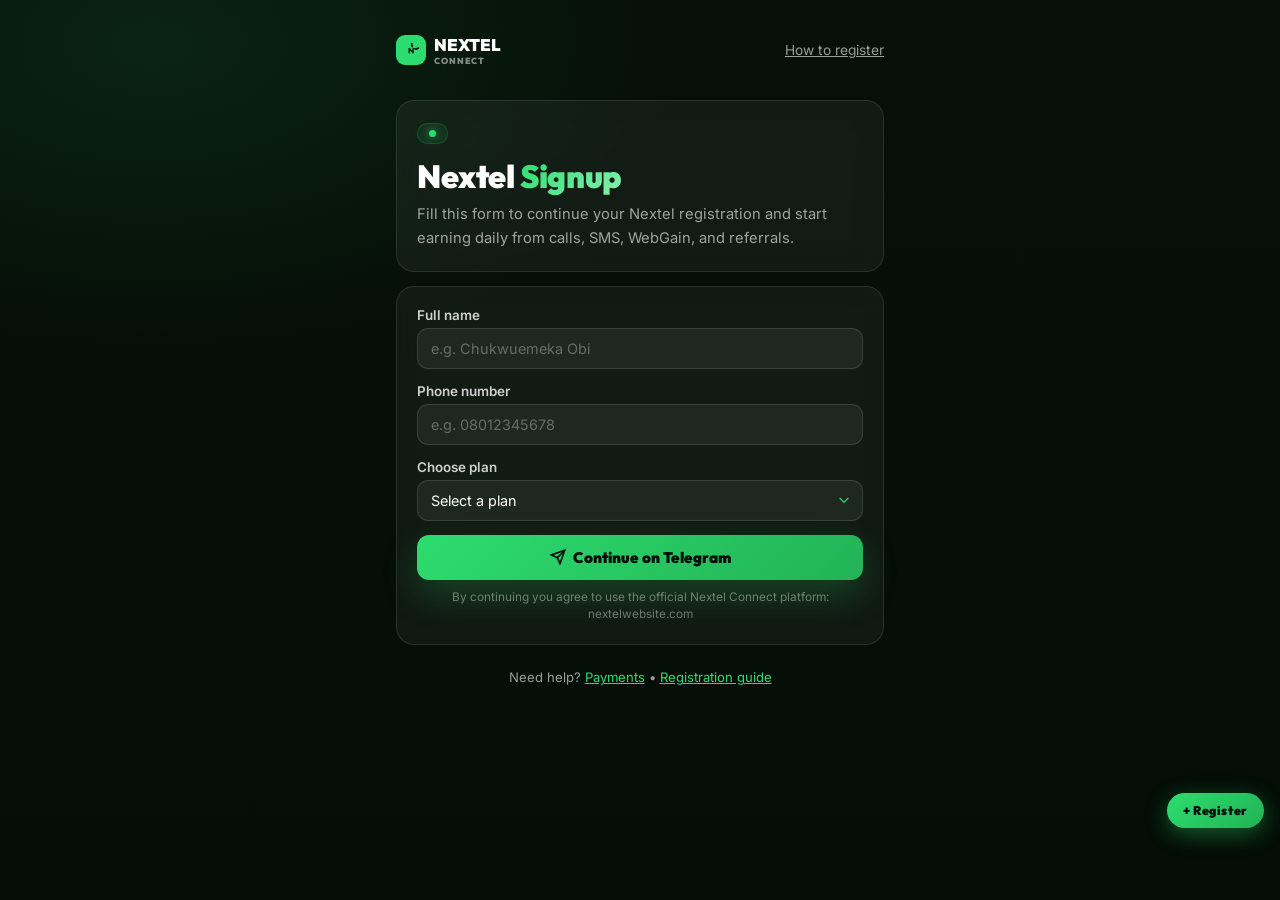
<file: signup.html>
<!DOCTYPE html>
<html lang="en-NG">
<head>
<meta charset="UTF-8"/>
<meta name="viewport" content="width=device-width, initial-scale=1, viewport-fit=cover"/>
<title>Nextel Signup | Official Nextel eSIM Platform Registration</title>
<meta name="description" content="Nextel signup and registration page. Start from the official Nextel website, read the Nextel platform guide, and register for Diamond or Royal eSIM."/>
<meta name="keywords" content="Nextel signup, Nextel registration, how to register Nextel, Nextel eSIM signup, nextelwebsite.com"/>
<link rel="canonical" href="https://nextelwebsite.com/signup.html"/>
<meta name="theme-color" content="#040d06"/>
<link rel="icon" href="/assets/logo/nextel-logo-icon.svg" type="image/svg+xml"/>
<link rel="shortcut icon" href="/assets/icons/favicon.ico"/>
<link rel="preconnect" href="https://fonts.googleapis.com"/>
<link rel="preconnect" href="https://fonts.gstatic.com" crossorigin/>
<link href="https://fonts.googleapis.com/css2?family=Outfit:wght@400;600;700;800;900&family=Inter:wght@400;500;600&display=swap" rel="stylesheet"/>
<style>
:root{--bg:#040d06;--green:#2ddc6e;--line:rgba(45,220,110,.18);--w60:rgba(255,255,255,.60);}
*{box-sizing:border-box;margin:0;padding:0;-webkit-tap-highlight-color:transparent;}
*::selection{background:rgba(45,220,110,.28);color:#fff;}
html,body{min-height:100%;font-family:'Inter',system-ui,sans-serif;color:#fff;-webkit-font-smoothing:antialiased;}
body{background:radial-gradient(900px 520px at 12% 5%,rgba(45,220,110,.10),transparent 60%),linear-gradient(180deg,#060f08,#040d06);overflow-x:hidden;}
a{color:inherit;text-decoration:none;}
.wrap{width:100%;max-width:520px;margin:0 auto;padding:20px 16px 48px;}
.topbar{padding:14px 0;display:flex;align-items:center;justify-content:space-between;margin-bottom:20px;}
.brand{display:flex;align-items:center;gap:8px;font-family:'Outfit',sans-serif;font-weight:900;font-size:1.05rem;}
.logo-b{width:30px;height:30px;border-radius:9px;background:var(--green);display:grid;place-items:center;}
.tiny-link{color:var(--w60);font-size:.86rem;text-decoration:underline;}
.glass{background:rgba(255,255,255,.05);border:1px solid rgba(255,255,255,.10);border-radius:18px;backdrop-filter:blur(12px);}
.hero{padding:20px;margin-bottom:14px;}
.pill{display:inline-flex;align-items:center;gap:7px;padding:6px 11px;border-radius:999px;border:1px solid var(--line);background:rgba(45,220,110,.08);font-size:.78rem;font-weight:700;margin-bottom:12px;}
.pdot{width:7px;height:7px;border-radius:50%;background:var(--green);box-shadow:0 0 10px rgba(45,220,110,.8);}
.hero h1{font-family:'Outfit',sans-serif;font-size:clamp(1.5rem,4vw,2rem);font-weight:900;letter-spacing:-.4px;margin-bottom:6px;}
.g-text{background:linear-gradient(135deg,#2ddc6e,#85f0b0);-webkit-background-clip:text;background-clip:text;color:transparent;}
.hero p{color:var(--w60);font-size:.92rem;line-height:1.65;}
.form-box{padding:20px;margin-bottom:14px;}
.field{margin-bottom:14px;}
label{display:block;font-weight:600;font-size:.84rem;color:rgba(255,255,255,.80);margin-bottom:5px;}
.inp,.sel{width:100%;padding:11px 13px;border-radius:11px;background:rgba(255,255,255,.06);border:1px solid rgba(255,255,255,.12);color:#fff;font-size:.9rem;font-family:inherit;outline:none;transition:border-color .2s;}
.inp::placeholder{color:rgba(255,255,255,.32);}
.inp:focus,.sel:focus{border-color:rgba(45,220,110,.5);}
.sel{appearance:none;background-image:url("data:image/svg+xml,%3Csvg xmlns='http://www.w3.org/2000/svg' fill='none' viewBox='0 0 24 24' stroke='%232ddc6e'%3E%3Cpath stroke-linecap='round' stroke-linejoin='round' stroke-width='2' d='M19 9l-7 7-7-7'/%3E%3C/svg%3E");background-repeat:no-repeat;background-position:right 11px center;background-size:.9rem;padding-right:2.2rem;background-color:rgba(255,255,255,.06);cursor:pointer;}
.sel option{background:#0a1a0d;}
.btn-go{display:flex;align-items:center;justify-content:center;gap:7px;width:100%;padding:13px;border-radius:12px;font-family:'Outfit',sans-serif;font-weight:900;font-size:.95rem;border:none;cursor:pointer;background:linear-gradient(135deg,#2ddc6e,#22b356);color:#040d06;box-shadow:0 14px 36px rgba(45,220,110,.22);transition:transform .2s;}
.btn-go:hover{transform:translateY(-1px);}
.footnote{font-size:.74rem;color:rgba(255,255,255,.40);text-align:center;margin-top:9px;line-height:1.5;}
.links{text-align:center;font-size:.82rem;color:var(--w60);padding-top:10px;}
.links a{color:var(--green);text-decoration:underline;}
.float-reg{position:fixed;right:16px;bottom:72px;z-index:9900;padding:10px 16px;border-radius:999px;background:linear-gradient(135deg,#2ddc6e,#22b356);color:#040d06;font-family:'Outfit',sans-serif;font-weight:900;font-size:.78rem;letter-spacing:.05em;text-decoration:none;box-shadow:0 6px 22px rgba(45,220,110,.38);transition:transform .2s,box-shadow .2s;white-space:nowrap;}
.float-reg:hover{transform:translateY(-2px);box-shadow:0 10px 28px rgba(45,220,110,.50);}
#toTop{position:fixed;right:16px;bottom:20px;z-index:9900;width:40px;height:40px;border-radius:50%;background:rgba(10,22,12,.92);border:1px solid rgba(45,220,110,.28);color:#2ddc6e;font-size:1.1rem;cursor:pointer;display:flex;align-items:center;justify-content:center;box-shadow:0 4px 14px rgba(0,0,0,.35);transition:opacity .3s,transform .2s;opacity:0;pointer-events:none;backdrop-filter:blur(12px);}
#toTop.show{opacity:1;pointer-events:auto;}
#toTop:hover{transform:translateY(-2px);}
</style>
</head>
<body>
<div class="wrap">
  <header class="topbar">
    <a href="/" class="brand">
      <div class="logo-b">
        <svg viewBox="0 0 100 100" width="15" height="15" aria-hidden="true">
          <path d="M 55.02 23.86 A 29 29 0 1 1 73.61 38.39" fill="none" stroke="#040d06" stroke-width="11" stroke-linecap="round"/>
          <path d="M 35 65 L 35 37 L 61 65 L 61 37" fill="none" stroke="#040d06" stroke-width="9.5" stroke-linecap="round" stroke-linejoin="round"/>
        </svg>
      </div>
      <div><span>NEXTEL</span><small style="font-size:.55rem;color:rgba(255,255,255,.5);display:block;letter-spacing:.1em;">CONNECT</small></div>
    </a>
    <a class="tiny-link" href="/how-to-register.html">How to register</a>
  </header>

  <section class="glass hero">
    <div class="pill"><span class="pdot"></span></div>
    <h1>Nextel <span class="g-text">Signup</span></h1>
    <p>Fill this form to continue your Nextel registration and start earning daily from calls, SMS, WebGain, and referrals.</p>
  </section>

  <section class="glass form-box">
    <form id="signupForm">
      <div class="field">
        <label for="sname">Full name</label>
        <input class="inp" id="sname" type="text" placeholder="e.g. Chukwuemeka Obi" required autocomplete="name"/>
      </div>
      <div class="field">
        <label for="sphone">Phone number</label>
        <input class="inp" id="sphone" type="tel" placeholder="e.g. 08012345678" required autocomplete="tel"/>
      </div>
      <div class="field">
        <label for="splan">Choose plan</label>
        <select class="sel" id="splan" required>
          <option value="" disabled selected>Select a plan</option>
          <option value="Diamond">Diamond eSIM — ₦10,500</option>
          <option value="Royal">Royal eSIM — ₦17,500</option>
        </select>
      </div>
      <button class="btn-go" type="submit">
        <svg viewBox="0 0 24 24" width="16" height="16" fill="none" stroke="currentColor" stroke-width="2.5" stroke-linecap="round"><path d="M22 2L11 13"/><path d="M22 2L15 22l-4-9-9-4 20-7z"/></svg>
        Continue on Telegram
      </button>
      <p class="footnote">By continuing you agree to use the official Nextel Connect platform: nextelwebsite.com</p>
    </form>
  </section>

  <p class="links">Need help? <a href="/payments.html">Payments</a> &bull; <a href="/how-to-register.html">Registration guide</a></p>
</div>
<script>
(function(){
  const p=new URLSearchParams(window.location.search);
  const pl=p.get('plan');
  if(pl){const e=document.getElementById('splan');if(e){for(let i=0;i<e.options.length;i++){if(e.options[i].value.toLowerCase()===pl.toLowerCase()){e.selectedIndex=i;break;}}}}
  document.getElementById('signupForm').addEventListener('submit',function(ev){
    ev.preventDefault();
    const name=document.getElementById('sname').value.trim();
    const phone=document.getElementById('sphone').value.trim();
    const plan=document.getElementById('splan').value;
    const msg=encodeURIComponent("Hi Nextel! I want to sign up.\n\nName: "+name+"\nPhone: "+phone+"\nPlan: "+plan+" eSIM\n\nPlease activate my account.");
    window.open("https://t.me/m/NMX8U16LMGE0?text="+msg,"_blank","noopener,noreferrer");
  });
})();
</script>
<a href="/register.html" class="float-reg" aria-label="Register for Nextel eSIM">+ Register</a>
<button id="toTop" aria-label="Back to top" onclick="window.scrollTo({top:0,behavior:'smooth'})">↑</button>
<script>(function(){var t=document.getElementById('toTop');window.addEventListener('scroll',function(){t.classList.toggle('show',window.scrollY>300);});})();</script>
</body>
</html>
</file>
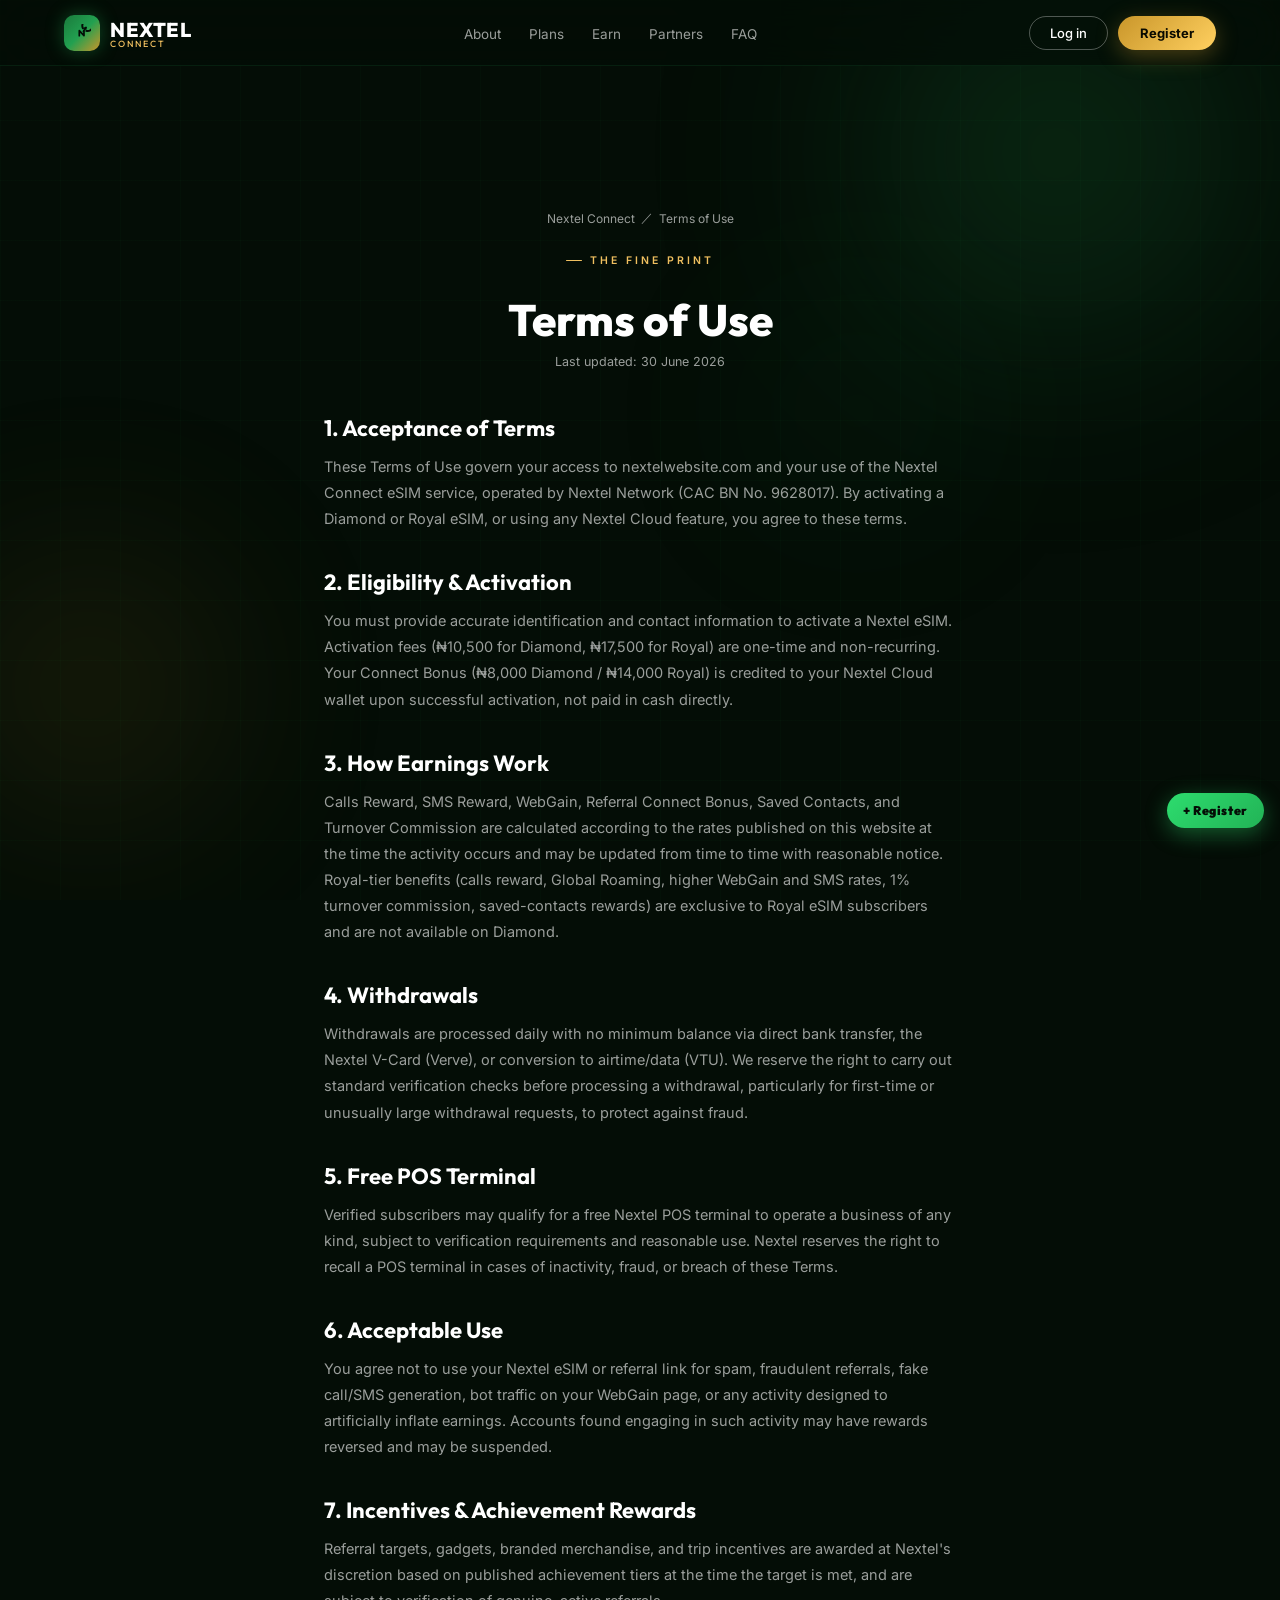
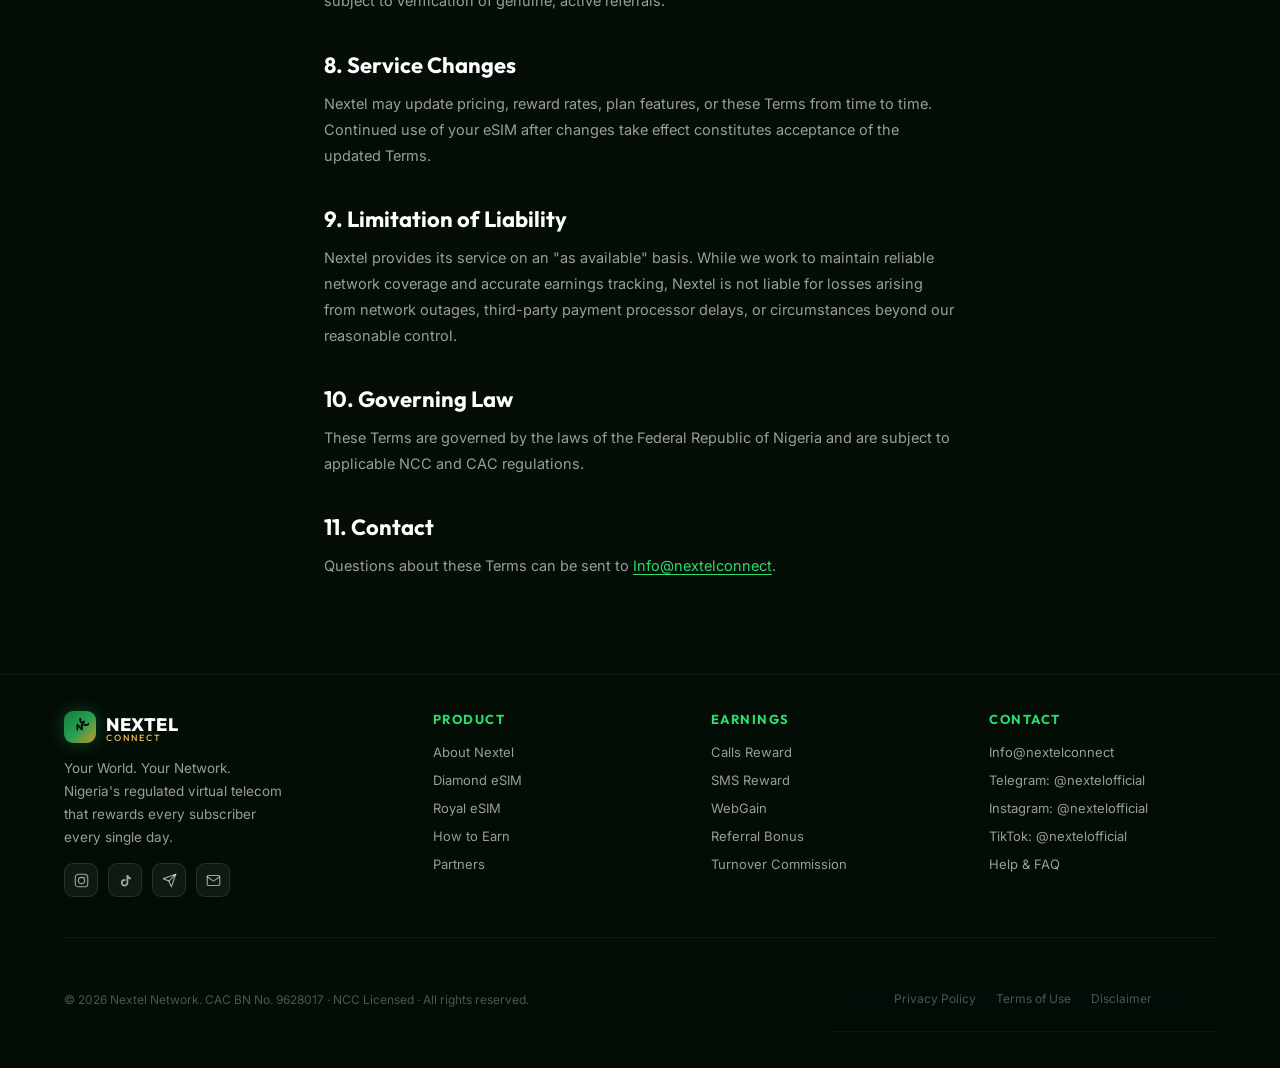
<file: terms-of-use.html>
<!DOCTYPE html>
<html lang="en">
<head>
<meta charset="UTF-8"/>
<meta name="viewport" content="width=device-width, initial-scale=1, viewport-fit=cover"/>
<meta name="format-detection" content="telephone=no"/>

<meta name="robots" content="index,follow,max-snippet:-1,max-image-preview:large,max-video-preview:-1"/>
<meta name="googlebot" content="index,follow,max-snippet:-1,max-image-preview:large,max-video-preview:-1"/>
<link rel="canonical" href="https://nextelwebsite.com/terms-of-use.html"/>

<meta name="theme-color" content="#040d06"/>

<title>Terms of Use | Nextel Connect</title>
<meta name="description" content="The Terms of Use governing eSIM activation, Diamond and Royal plan earnings, withdrawals, the free POS terminal, and acceptable use of the Nextel Connect service."/>
<meta name="author" content="Nextel Network"/>

<link rel="manifest" href="/manifest.webmanifest"/>
<meta name="application-name" content="Nextel Connect"/>
<meta name="apple-mobile-web-app-title" content="Nextel Connect"/>
<meta name="apple-mobile-web-app-capable" content="yes"/>
<meta name="apple-mobile-web-app-status-bar-style" content="black-translucent"/>

<link rel="icon" href="/assets/logo/nextel-logo-icon.svg" type="image/svg+xml"/>
<link rel="shortcut icon" href="/assets/icons/favicon.ico"/>
<link rel="icon" href="/assets/icons/favicon.ico" sizes="any"/>
<link rel="icon" type="image/png" sizes="32x32" href="/assets/icons/favicon-32x32.png"/>
<link rel="icon" type="image/png" sizes="16x16" href="/assets/icons/favicon-16x16.png"/>
<link rel="apple-touch-icon" sizes="180x180" href="/assets/icons/apple-touch-icon.png"/>
<link rel="mask-icon" href="/assets/icons/safari-pinned-tab.svg" color="#2ddc6e"/>
<meta name="msapplication-config" content="/browserconfig.xml"/>
<meta name="msapplication-TileColor" content="#040d06"/>

<meta property="og:locale" content="en_NG"/>
<meta property="og:type" content="website"/>
<meta property="og:site_name" content="Nextel Connect"/>
<meta property="og:url" content="https://nextelwebsite.com/terms-of-use.html"/>
<meta property="og:title" content="Terms of Use | Nextel Connect"/>
<meta property="og:description" content="The Terms of Use governing eSIM activation, Diamond and Royal plan earnings, withdrawals, the free POS terminal, and acceptable use of the Nextel Connect service."/>
<meta property="og:image" content="https://nextelwebsite.com/assets/images/nextel-og-share-image.jpg"/>
<meta property="og:image:secure_url" content="https://nextelwebsite.com/assets/images/nextel-og-share-image.jpg"/>
<meta property="og:image:alt" content="Nextel Connect Terms of Use"/>

<meta name="twitter:card" content="summary_large_image"/>
<meta name="twitter:url" content="https://nextelwebsite.com/terms-of-use.html"/>
<meta name="twitter:title" content="Terms of Use | Nextel Connect"/>
<meta name="twitter:description" content="The Terms of Use governing eSIM activation, Diamond and Royal plan earnings, withdrawals, the free POS terminal, and acceptable use of the Nextel Connect service."/>
<meta name="twitter:image" content="https://nextelwebsite.com/assets/images/nextel-og-share-image.jpg"/>

<link rel="alternate" href="https://nextelwebsite.com/terms-of-use.html" hreflang="en-ng"/>
<link rel="alternate" href="https://nextelwebsite.com/terms-of-use.html" hreflang="en"/>
<link rel="alternate" href="https://nextelwebsite.com/terms-of-use.html" hreflang="x-default"/>
<meta name="geo.region" content="NG"/>
<meta name="geo.placename" content="Nigeria"/>

<link rel="preconnect" href="https://fonts.googleapis.com"/>
<link rel="preconnect" href="https://fonts.gstatic.com" crossorigin/>
<link href="https://fonts.googleapis.com/css2?family=Outfit:wght@300;400;500;600;700;800;900&family=Inter:wght@300;400;500;600;700&display=swap" rel="stylesheet"/>
<link rel="stylesheet" href="/assets/css/style.css"/>

<script type="application/ld+json">
{
  "@context":"https://schema.org",
  "@graph":[
    {
      "@type":"Organization",
      "@id":"https://nextelwebsite.com/#organization",
      "name":"Nextel Connect",
      "url":"https://nextelwebsite.com/",
      "logo":{"@type":"ImageObject","url":"https://nextelwebsite.com/assets/icons/icon-512.png"},
      "email":"Info@nextelconnect",
      "address":{"@type":"PostalAddress","addressCountry":"NG"},
      "sameAs":["https://t.me/m/NMX8U16LMGE0","https://instagram.com/nextelofficial","https://tiktok.com/@nextelofficial"]
    },
    {
      "@type":"WebPage",
      "@id":"https://nextelwebsite.com/terms-of-use.html#webpage",
      "name":"Terms of Use | Nextel Connect",
      "url":"https://nextelwebsite.com/terms-of-use.html",
      "isPartOf":{"@id":"https://nextelwebsite.com/#website"},
      "description":"The Terms of Use governing eSIM activation, Diamond and Royal plan earnings, withdrawals, the free POS terminal, and acceptable use of the Nextel Connect service.",
      "inLanguage":"en",
      "dateModified":"2026-06-30"
    },
    {
      "@type":"BreadcrumbList",
      "itemListElement":[
        {"@type":"ListItem","position":1,"name":"Nextel Connect","item":"https://nextelwebsite.com/"},
        {"@type":"ListItem","position":2,"name":"Terms of Use","item":"https://nextelwebsite.com/terms-of-use.html"}
      ]
    }
  ]
}
</script>
<style>
.float-reg{position:fixed;right:16px;bottom:72px;z-index:9900;padding:10px 16px;border-radius:999px;background:linear-gradient(135deg,#2ddc6e,#22b356);color:#040d06;font-family:'Outfit',sans-serif;font-weight:900;font-size:.78rem;letter-spacing:.05em;text-decoration:none;box-shadow:0 6px 22px rgba(45,220,110,.38);transition:transform .2s,box-shadow .2s;white-space:nowrap;}
.float-reg:hover{transform:translateY(-2px);box-shadow:0 10px 28px rgba(45,220,110,.50);}
#toTop{position:fixed;right:16px;bottom:20px;z-index:9900;width:40px;height:40px;border-radius:50%;background:rgba(10,22,12,.92);border:1px solid rgba(45,220,110,.28);color:#2ddc6e;font-size:1.1rem;cursor:pointer;display:flex;align-items:center;justify-content:center;box-shadow:0 4px 14px rgba(0,0,0,.35);transition:opacity .3s,transform .2s;opacity:0;pointer-events:none;backdrop-filter:blur(12px);}
#toTop.show{opacity:1;pointer-events:auto;}
#toTop:hover{transform:translateY(-2px);}
</style>
</head>
<body>
<a href="#main" class="skip-link">Skip to content</a>
<!-- AMBIENT -->
<div class="bg-fx" aria-hidden="true">
  <div class="orb o1"></div><div class="orb o2"></div><div class="orb o3"></div>
</div>
<div class="grid-bg" aria-hidden="true"></div>

<div class="page">

<!-- ════════════════ NAV ════════════════ -->
<nav>
  <a href="/" class="nav-logo" aria-label="Nextel Connect home">
    <div class="logo-badge">
      <svg viewBox="0 0 100 100" width="18" height="18" aria-hidden="true">
        <path d="M 55.02 23.86 A 29 29 0 1 1 73.61 38.39" fill="none" stroke="#040d06" stroke-width="11" stroke-linecap="round"/>
        <path d="M 35 65 L 35 37 L 61 65 L 61 37" fill="none" stroke="#040d06" stroke-width="9.5" stroke-linecap="round" stroke-linejoin="round"/>
        <path d="M 57.00 41.28 L 72.10 18.83" fill="none" stroke="#040d06" stroke-width="8" stroke-linecap="round"/>
        <path d="M 63.12 23.22 L 72.10 18.83 L 71.41 28.81" fill="none" stroke="#040d06" stroke-width="8" stroke-linecap="round" stroke-linejoin="round"/>
      </svg>
    </div>
    <div><span>NEXTEL</span><small class="logo-sub">CONNECT</small></div>
  </a>
  <ul class="nav-links">
    <li><a href="/#about">About</a></li>
    <li><a href="/#plans">Plans</a></li>
    <li><a href="/#earn">Earn</a></li>
    <li><a href="/#partners">Partners</a></li>
    <li><a href="/#faq">FAQ</a></li>
  </ul>
  <div class="nav-actions">
    <button class="btn-outline">Log in</button>
    <a href="/register.html" class="btn-gold">Register</a>
    <button class="hamburger" id="ham" aria-label="Menu" aria-expanded="false">
      <span></span><span></span><span></span>
    </button>
  </div>
</nav>

<!-- mobile drawer -->
<div class="drawer" id="drawer" aria-hidden="true">
  <ul>
    <li><a href="/#about" onclick="closeMenu()">About Nextel</a></li>
    <li><a href="/#plans" onclick="closeMenu()">eSIM Plans</a></li>
    <li><a href="/#earn" onclick="closeMenu()">How to Earn</a></li>
    <li><a href="/#partners" onclick="closeMenu()">Partners</a></li>
    <li><a href="/#faq" onclick="closeMenu()">FAQ</a></li>
  </ul>
  <a href="/register.html" class="d-cta" onclick="closeMenu()">Register Now →</a>
</div>

<main id="main">
<section class="legal-hero">
  <div class="breadcrumb"><a href="/">Nextel Connect</a><span>／</span><span>Terms of Use</span></div>
  <span class="sec-tag">THE FINE PRINT</span>
  <h1>Terms of Use</h1>
  <p class="legal-updated">Last updated: 30 June 2026</p>
</section>
<div class="legal-wrap">
<h2>1. Acceptance of Terms</h2>
<p>These Terms of Use govern your access to nextelwebsite.com and your use of the Nextel Connect eSIM service, operated by Nextel Network (CAC BN No. 9628017). By activating a Diamond or Royal eSIM, or using any Nextel Cloud feature, you agree to these terms.</p>

<h2>2. Eligibility &amp; Activation</h2>
<p>You must provide accurate identification and contact information to activate a Nextel eSIM. Activation fees (₦10,500 for Diamond, ₦17,500 for Royal) are one-time and non-recurring. Your Connect Bonus (₦8,000 Diamond / ₦14,000 Royal) is credited to your Nextel Cloud wallet upon successful activation, not paid in cash directly.</p>

<h2>3. How Earnings Work</h2>
<p>Calls Reward, SMS Reward, WebGain, Referral Connect Bonus, Saved Contacts, and Turnover Commission are calculated according to the rates published on this website at the time the activity occurs and may be updated from time to time with reasonable notice. Royal-tier benefits (calls reward, Global Roaming, higher WebGain and SMS rates, 1% turnover commission, saved-contacts rewards) are exclusive to Royal eSIM subscribers and are not available on Diamond.</p>

<h2>4. Withdrawals</h2>
<p>Withdrawals are processed daily with no minimum balance via direct bank transfer, the Nextel V-Card (Verve), or conversion to airtime/data (VTU). We reserve the right to carry out standard verification checks before processing a withdrawal, particularly for first-time or unusually large withdrawal requests, to protect against fraud.</p>

<h2>5. Free POS Terminal</h2>
<p>Verified subscribers may qualify for a free Nextel POS terminal to operate a business of any kind, subject to verification requirements and reasonable use. Nextel reserves the right to recall a POS terminal in cases of inactivity, fraud, or breach of these Terms.</p>

<h2>6. Acceptable Use</h2>
<p>You agree not to use your Nextel eSIM or referral link for spam, fraudulent referrals, fake call/SMS generation, bot traffic on your WebGain page, or any activity designed to artificially inflate earnings. Accounts found engaging in such activity may have rewards reversed and may be suspended.</p>

<h2>7. Incentives &amp; Achievement Rewards</h2>
<p>Referral targets, gadgets, branded merchandise, and trip incentives are awarded at Nextel's discretion based on published achievement tiers at the time the target is met, and are subject to verification of genuine, active referrals.</p>

<h2>8. Service Changes</h2>
<p>Nextel may update pricing, reward rates, plan features, or these Terms from time to time. Continued use of your eSIM after changes take effect constitutes acceptance of the updated Terms.</p>

<h2>9. Limitation of Liability</h2>
<p>Nextel provides its service on an "as available" basis. While we work to maintain reliable network coverage and accurate earnings tracking, Nextel is not liable for losses arising from network outages, third-party payment processor delays, or circumstances beyond our reasonable control.</p>

<h2>10. Governing Law</h2>
<p>These Terms are governed by the laws of the Federal Republic of Nigeria and are subject to applicable NCC and CAC regulations.</p>

<h2>11. Contact</h2>
<p>Questions about these Terms can be sent to <a href="mailto:Info@nextelconnect">Info@nextelconnect</a>.</p>

</div>


</main>

<!-- ════════════════ FOOTER ════════════════ -->
<footer>
  <div class="footer-top">
    <div class="footer-brand">
      <a href="/" class="nav-logo" style="margin-bottom:0;" aria-label="Nextel Connect home">
        <div class="logo-badge" style="width:32px;height:32px;border-radius:9px;">
          <svg viewBox="0 0 100 100" width="16" height="16" aria-hidden="true">
            <path d="M 55.02 23.86 A 29 29 0 1 1 73.61 38.39" fill="none" stroke="#040d06" stroke-width="11" stroke-linecap="round"/>
            <path d="M 35 65 L 35 37 L 61 65 L 61 37" fill="none" stroke="#040d06" stroke-width="9.5" stroke-linecap="round" stroke-linejoin="round"/>
            <path d="M 57.00 41.28 L 72.10 18.83" fill="none" stroke="#040d06" stroke-width="8" stroke-linecap="round"/>
            <path d="M 63.12 23.22 L 72.10 18.83 L 71.41 28.81" fill="none" stroke="#040d06" stroke-width="8" stroke-linecap="round" stroke-linejoin="round"/>
          </svg>
        </div>
        <div><span style="font-family:'Outfit',sans-serif;font-size:18px;font-weight:800;">NEXTEL</span><small class="logo-sub">CONNECT</small></div>
      </a>
      <p>Your World. Your Network. Nigeria's regulated virtual telecom that rewards every subscriber every single day.</p>
      <div class="footer-social">
        <!-- Instagram -->
        <a href="https://instagram.com/nextelofficial" target="_blank" rel="noopener" class="soc-btn" aria-label="Nextel on Instagram"><svg viewBox="0 0 24 24" fill="none" stroke="var(--w60)" stroke-width="1.8" stroke-linecap="round"><rect x="2" y="2" width="20" height="20" rx="5"/><circle cx="12" cy="12" r="5"/><circle cx="17.5" cy="6.5" r="1" fill="var(--w60)" stroke="none"/></svg></a>
        <!-- TikTok -->
        <a href="https://tiktok.com/@nextelofficial" target="_blank" rel="noopener" class="soc-btn" aria-label="Nextel on TikTok"><svg viewBox="0 0 24 24" fill="var(--w60)" stroke="none"><path d="M16.5 3c.4 2.2 2 3.9 4.2 4.2v3.1c-1.5 0-2.9-.4-4.2-1.2v6.4c0 3.3-2.7 6-6 6s-6-2.7-6-6 2.7-6 6-6c.4 0 .8 0 1.2.1v3.2c-.4-.1-.8-.2-1.2-.2-1.6 0-3 1.3-3 3s1.3 3 3 3 3-1.3 3-3V3h3z"/></svg></a>
        <!-- Telegram -->
        <a href="https://t.me/m/NMX8U16LMGE0" target="_blank" rel="noopener" class="soc-btn" aria-label="Nextel on Telegram"><svg viewBox="0 0 24 24" fill="none" stroke="var(--w60)" stroke-width="1.8" stroke-linecap="round" stroke-linejoin="round"><path d="M22 2L11 13"/><path d="M22 2L15 22l-4-9-9-4 20-7z"/></svg></a>
        <!-- Email -->
        <a href="mailto:Info@nextelconnect" class="soc-btn" aria-label="Email Nextel"><svg viewBox="0 0 24 24" fill="none" stroke="var(--w60)" stroke-width="1.8" stroke-linecap="round" stroke-linejoin="round"><rect x="2" y="4" width="20" height="16" rx="2"/><path d="m22 6-10 7L2 6"/></svg></a>
      </div>
    </div>
    <div class="footer-col">
      <h4>Product</h4>
      <ul>
        <li><a href="/#about">About Nextel</a></li>
        <li><a href="/#plans">Diamond eSIM</a></li>
        <li><a href="/#plans">Royal eSIM</a></li>
        <li><a href="/#earn">How to Earn</a></li>
        <li><a href="/#partners">Partners</a></li>
      </ul>
    </div>
    <div class="footer-col">
      <h4>Earnings</h4>
      <ul>
        <li><a href="/#earn">Calls Reward</a></li>
        <li><a href="/#earn">SMS Reward</a></li>
        <li><a href="/#earn">WebGain</a></li>
        <li><a href="/#earn">Referral Bonus</a></li>
        <li><a href="/#earn">Turnover Commission</a></li>
      </ul>
    </div>
    <div class="footer-col">
      <h4>Contact</h4>
      <ul>
        <li><a href="mailto:Info@nextelconnect">Info@nextelconnect</a></li>
        <li><a href="https://t.me/m/NMX8U16LMGE0" target="_blank" rel="noopener">Telegram: @nextelofficial</a></li>
        <li><a href="https://instagram.com/nextelofficial" target="_blank" rel="noopener">Instagram: @nextelofficial</a></li>
        <li><a href="https://tiktok.com/@nextelofficial" target="_blank" rel="noopener">TikTok: @nextelofficial</a></li>
        <li><a href="/#faq">Help &amp; FAQ</a></li>
      </ul>
    </div>
  </div>
  <div class="footer-bottom">
    <p>© 2026 Nextel Network. CAC BN No. 9628017 · NCC Licensed · All rights reserved.</p>
    <nav aria-label="Footer legal">
      <a href="/privacy-policy.html">Privacy Policy</a>
      <a href="/terms-of-use.html">Terms of Use</a>
      <a href="/disclaimer.html">Disclaimer</a>
    </nav>
  </div>
</footer>

</div><!-- /.page -->

<script>
// NAV
const ham = document.getElementById('ham');
const drawer = document.getElementById('drawer');
ham.addEventListener('click', () => {
  const open = ham.classList.toggle('open');
  drawer.classList.toggle('open', open);
  drawer.setAttribute('aria-hidden', !open);
  ham.setAttribute('aria-expanded', open);
  document.body.style.overflow = open ? 'hidden' : '';
});
function closeMenu() {
  ham.classList.remove('open');
  drawer.classList.remove('open');
  drawer.setAttribute('aria-hidden', 'true');
  ham.setAttribute('aria-expanded', 'false');
  document.body.style.overflow = '';
}
document.addEventListener('click', e => {
  if (drawer.classList.contains('open') && !drawer.contains(e.target) && !ham.contains(e.target)) closeMenu();
});
document.addEventListener('keydown', e => { if (e.key === 'Escape') closeMenu(); });

// FAQ
function toggleFaq(btn) {
  const item = btn.closest('.faq-item');
  const isOpen = item.classList.contains('open');
  document.querySelectorAll('.faq-item').forEach(i => i.classList.remove('open'));
  if (!isOpen) item.classList.add('open');
}

// SCROLL REVEAL
const obs = new IntersectionObserver(entries => {
  entries.forEach(e => { if (e.isIntersecting) e.target.classList.add('in'); });
}, { threshold: 0.1 });
document.querySelectorAll('.reveal').forEach(el => obs.observe(el));
</script>
<a href="/register.html" class="float-reg" aria-label="Register for Nextel eSIM">+ Register</a>
<button id="toTop" aria-label="Back to top" onclick="window.scrollTo({top:0,behavior:'smooth'})">↑</button>
<script>(function(){var t=document.getElementById('toTop');window.addEventListener('scroll',function(){t.classList.toggle('show',window.scrollY>300);});})();</script>
</body>
</html>
</file>
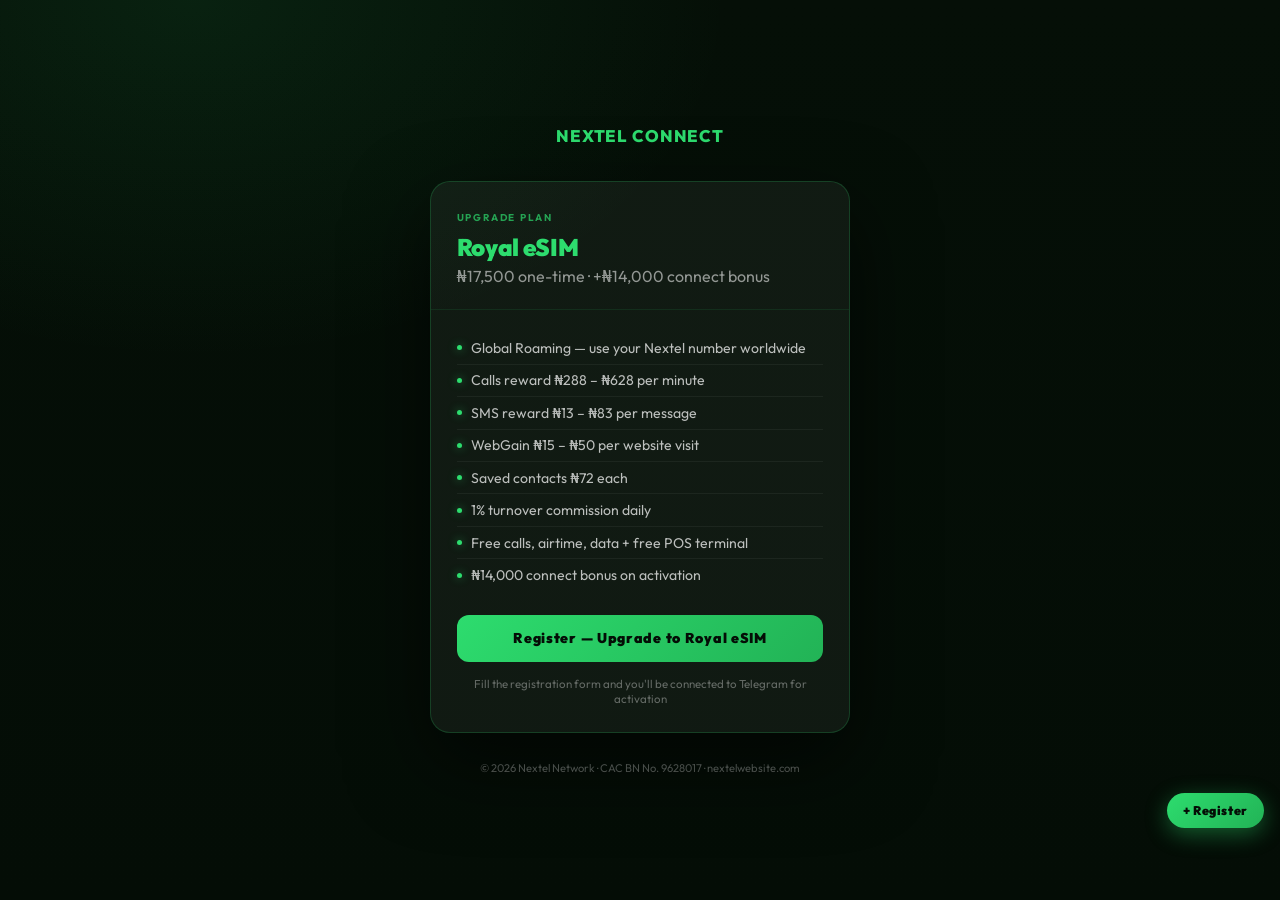
<file: upgrade.html>
<!DOCTYPE html>
<html lang="en-NG">
<head>
<meta charset="UTF-8"/>
<meta name="viewport" content="width=device-width, initial-scale=1, viewport-fit=cover"/>
<title>Upgrade to Royal eSIM | Nextel Connect</title>
<meta name="description" content="Upgrade your Nextel Diamond eSIM to Royal. Get global roaming, calls reward up to ₦628/min, WebGain up to ₦50/visit, saved contacts reward, and 1% turnover commission."/>
<meta name="keywords" content="Nextel upgrade, upgrade to Royal eSIM, Nextel Royal upgrade, Nextel Diamond to Royal, upgrade Nextel plan"/>
<link rel="canonical" href="https://nextelwebsite.com/upgrade.html"/>
<meta name="theme-color" content="#040d06"/>
<link rel="icon" href="/assets/logo/nextel-logo-icon.svg" type="image/svg+xml"/>
<link rel="shortcut icon" href="/assets/icons/favicon.ico"/>
<link rel="preconnect" href="https://fonts.googleapis.com"/>
<link rel="preconnect" href="https://fonts.gstatic.com" crossorigin/>
<link href="https://fonts.googleapis.com/css2?family=Outfit:wght@300;400;500;600;700;800;900&display=swap" rel="stylesheet"/>
<style>
*,*::before,*::after{box-sizing:border-box;margin:0;padding:0;}
html,body{min-height:100dvh;font-family:'Outfit',system-ui,sans-serif;color:#fff;-webkit-font-smoothing:antialiased;}
body{background:radial-gradient(900px 600px at 15% 0%,rgba(45,220,110,.09),transparent 60%),linear-gradient(180deg,#050f07,#040d06);display:flex;flex-direction:column;align-items:center;justify-content:center;padding:2rem 1.25rem;overflow-x:hidden;}
a{color:inherit;text-decoration:none;}
.logo{font-size:1.05rem;font-weight:800;color:#2ddc6e;letter-spacing:.05em;margin-bottom:2.2rem;display:block;text-align:center;}
.card{width:100%;max-width:420px;background:rgba(255,255,255,.05);border:1px solid rgba(45,220,110,.20);border-radius:20px;overflow:hidden;box-shadow:0 30px 80px rgba(0,0,0,.60);}
.card-top{padding:1.8rem 1.6rem 1.4rem;border-bottom:1px solid rgba(45,220,110,.10);}
.tag{font-size:.62rem;font-weight:700;letter-spacing:.18em;text-transform:uppercase;color:rgba(45,220,110,.70);margin-bottom:.5rem;}
.plan-title{font-size:1.5rem;font-weight:900;color:#2ddc6e;letter-spacing:-.3px;}
.plan-price{font-size:1rem;color:rgba(255,255,255,.55);margin-top:.3rem;}
.card-bottom{padding:1.4rem 1.6rem 1.6rem;}
ul{list-style:none;margin-bottom:1.5rem;}
ul li{display:flex;align-items:center;gap:.6rem;font-size:.88rem;font-weight:400;color:rgba(255,255,255,.72);padding:.42rem 0;border-bottom:1px solid rgba(255,255,255,.05);}
ul li:last-child{border-bottom:none;}
ul li::before{content:'';width:5px;height:5px;border-radius:50%;background:#2ddc6e;box-shadow:0 0 8px rgba(45,220,110,.6);flex-shrink:0;}
.cta{display:block;width:100%;padding:.9rem;background:linear-gradient(135deg,#2ddc6e,#22b356);color:#040d06;font-family:'Outfit',sans-serif;font-size:.88rem;font-weight:900;letter-spacing:.05em;text-align:center;border-radius:12px;text-decoration:none;transition:opacity .2s,transform .2s;}
.cta:hover{opacity:.9;transform:translateY(-1px);}
.note{text-align:center;font-size:.72rem;color:rgba(255,255,255,.35);margin-top:.9rem;}
footer{margin-top:1.8rem;font-size:.7rem;color:rgba(255,255,255,.28);text-align:center;}
.float-reg{position:fixed;right:16px;bottom:72px;z-index:9900;padding:10px 16px;border-radius:999px;background:linear-gradient(135deg,#2ddc6e,#22b356);color:#040d06;font-family:'Outfit',sans-serif;font-weight:900;font-size:.78rem;letter-spacing:.05em;text-decoration:none;box-shadow:0 6px 22px rgba(45,220,110,.38);transition:transform .2s,box-shadow .2s;white-space:nowrap;}
.float-reg:hover{transform:translateY(-2px);box-shadow:0 10px 28px rgba(45,220,110,.50);}
#toTop{position:fixed;right:16px;bottom:20px;z-index:9900;width:40px;height:40px;border-radius:50%;background:rgba(10,22,12,.92);border:1px solid rgba(45,220,110,.28);color:#2ddc6e;font-size:1.1rem;cursor:pointer;display:flex;align-items:center;justify-content:center;box-shadow:0 4px 14px rgba(0,0,0,.35);transition:opacity .3s,transform .2s;opacity:0;pointer-events:none;backdrop-filter:blur(12px);}
#toTop.show{opacity:1;pointer-events:auto;}
#toTop:hover{transform:translateY(-2px);}
</style>
</head>
<body>
<a href="/" class="logo" aria-label="Nextel Connect home">NEXTEL CONNECT</a>

<div class="card">
  <div class="card-top">
    <p class="tag">Upgrade Plan</p>
    <p class="plan-title">Royal eSIM</p>
    <p class="plan-price">₦17,500 one-time · +₦14,000 connect bonus</p>
  </div>
  <div class="card-bottom">
    <ul>
      <li>Global Roaming — use your Nextel number worldwide</li>
      <li>Calls reward ₦288 – ₦628 per minute</li>
      <li>SMS reward ₦13 – ₦83 per message</li>
      <li>WebGain ₦15 – ₦50 per website visit</li>
      <li>Saved contacts ₦72 each</li>
      <li>1% turnover commission daily</li>
      <li>Free calls, airtime, data + free POS terminal</li>
      <li>₦14,000 connect bonus on activation</li>
    </ul>
    <a href="/register.html?plan=Royal" class="cta">Register — Upgrade to Royal eSIM</a>
    <p class="note">Fill the registration form and you'll be connected to Telegram for activation</p>
  </div>
</div>

<footer>© 2026 Nextel Network · CAC BN No. 9628017 · nextelwebsite.com</footer>
<a href="/register.html" class="float-reg" aria-label="Register for Nextel eSIM">+ Register</a>
<button id="toTop" aria-label="Back to top" onclick="window.scrollTo({top:0,behavior:'smooth'})">↑</button>
<script>(function(){var t=document.getElementById('toTop');window.addEventListener('scroll',function(){t.classList.toggle('show',window.scrollY>300);});})();</script>
</body>
</html>
</file>
<file: assets/css/style.css>
/*──────────────────────────────────────────────
  TOKENS
──────────────────────────────────────────────*/
:root{
  --bg:          #040d06;
  --bg2:         #071009;
  --bg3:         #0a160c;
  --green:       #1a7a3c;
  --green-mid:   #22a050;
  --green-vivid: #2ddc6e;
  --green-light: #6effa0;
  --gold:        #c9962a;
  --gold-light:  #f0c060;
  --gold-vivid:  #ffd060;
  --white:       #ffffff;
  --w80:         rgba(255,255,255,0.8);
  --w60:         rgba(255,255,255,0.6);
  --w30:         rgba(255,255,255,0.3);
  --w10:         rgba(255,255,255,0.08);
  --w05:         rgba(255,255,255,0.04);
  --g-border:    rgba(45,220,110,0.18);
  --g-glow:      rgba(45,220,110,0.12);
  --gold-border: rgba(201,150,42,0.28);
  --px:          clamp(18px,5vw,80px);
  --r:           16px;
  --r-lg:        24px;
  --r-xl:        32px;
}
*,*::before,*::after{box-sizing:border-box;margin:0;padding:0;}
html{scroll-behavior:smooth;}
body{
  font-family:'Inter',sans-serif;
  background:var(--bg);
  color:var(--white);
  overflow-x:hidden;
  -webkit-font-smoothing:antialiased;
}
a{text-decoration:none;color:inherit;}
img{display:block;max-width:100%;}
button{font-family:inherit;cursor:pointer;}

/*──────────────────────────────────────────────
  AMBIENT BG
──────────────────────────────────────────────*/
.bg-fx{position:fixed;inset:0;pointer-events:none;z-index:0;overflow:hidden;}
.orb{position:absolute;border-radius:50%;filter:blur(100px);animation:orbdrift 16s ease-in-out infinite alternate;}
.o1{width:clamp(300px,45vw,600px);height:clamp(300px,45vw,600px);background:radial-gradient(circle,#1a7a3c,transparent 68%);top:-15%;right:-5%;opacity:0.35;animation-delay:0s;}
.o2{width:clamp(200px,30vw,420px);height:clamp(200px,30vw,420px);background:radial-gradient(circle,#c9962a,transparent 70%);top:55%;left:-8%;opacity:0.18;animation-delay:-6s;}
.o3{width:clamp(180px,22vw,300px);height:clamp(180px,22vw,300px);background:radial-gradient(circle,#22a050,transparent 70%);top:30%;right:22%;opacity:0.12;animation-delay:-3s;}
@keyframes orbdrift{from{transform:translate(0,0)scale(1);}to{transform:translate(24px,18px)scale(1.06);}}
.grid-bg{position:fixed;inset:0;pointer-events:none;z-index:0;background-image:linear-gradient(rgba(45,220,110,0.025)1px,transparent 1px),linear-gradient(90deg,rgba(45,220,110,0.025)1px,transparent 1px);background-size:60px 60px;}

/*──────────────────────────────────────────────
  PAGE WRAP
──────────────────────────────────────────────*/
.page{position:relative;z-index:1;}

/*──────────────────────────────────────────────
  NAV
──────────────────────────────────────────────*/
nav{
  display:flex;align-items:center;justify-content:space-between;
  padding:0 var(--px);height:66px;
  background:rgba(4,13,6,0.72);
  backdrop-filter:blur(22px);-webkit-backdrop-filter:blur(22px);
  border-bottom:1px solid rgba(45,220,110,0.09);
  position:sticky;top:0;z-index:200;
}
.nav-logo{display:flex;align-items:center;gap:10px;font-family:'Outfit',sans-serif;font-size:20px;font-weight:800;letter-spacing:0.5px;}
.logo-badge{
  width:36px;height:36px;border-radius:10px;flex-shrink:0;
  background:linear-gradient(135deg,var(--green),var(--green-mid),var(--gold));
  display:flex;align-items:center;justify-content:center;
  box-shadow:0 0 18px rgba(34,160,80,0.4);
}
.logo-badge svg{width:18px;height:18px;}
.logo-sub{font-size:9px;font-weight:500;color:var(--gold-light);letter-spacing:2px;display:block;margin-top:-4px;}
.nav-links{display:flex;gap:28px;list-style:none;}
.nav-links a{font-size:13.5px;color:var(--w60);transition:color .2s;}
.nav-links a:hover{color:var(--green-vivid);}
.nav-actions{display:flex;gap:10px;align-items:center;}
.btn-outline{padding:8px 20px;border:1px solid var(--w30);border-radius:50px;background:transparent;color:var(--white);font-size:13px;font-weight:500;transition:border-color .2s,background .2s;}
.btn-outline:hover{border-color:var(--green-vivid);background:var(--g-glow);}
.btn-gold{padding:9px 22px;border-radius:50px;background:linear-gradient(135deg,var(--gold),var(--gold-vivid));color:#0a0a00;font-weight:700;font-size:13px;border:none;box-shadow:0 6px 22px rgba(201,150,42,0.35);transition:opacity .2s,transform .2s;}
.btn-gold:hover{opacity:.88;transform:translateY(-1px);}
.hamburger{display:none;flex-direction:column;gap:5px;width:38px;height:38px;padding:8px;background:none;border:none;}
.hamburger span{display:block;height:1.5px;background:var(--w80);border-radius:2px;transition:transform .3s,opacity .3s;}
.hamburger.open span:nth-child(1){transform:translateY(6.5px)rotate(45deg);}
.hamburger.open span:nth-child(2){opacity:0;}
.hamburger.open span:nth-child(3){transform:translateY(-6.5px)rotate(-45deg);}
.drawer{display:none;position:fixed;top:66px;left:0;right:0;background:rgba(4,13,6,0.97);backdrop-filter:blur(24px);border-bottom:1px solid var(--g-border);padding:28px var(--px) 36px;z-index:190;transform:translateY(-10px);opacity:0;transition:transform .3s,opacity .3s;pointer-events:none;}
.drawer.open{transform:none;opacity:1;pointer-events:auto;}
.drawer ul{list-style:none;display:flex;flex-direction:column;gap:4px;}
.drawer a{display:block;padding:12px 0;font-size:16px;color:var(--w80);border-bottom:1px solid var(--w05);transition:color .2s;}
.drawer a:hover{color:var(--green-vivid);}
.drawer .d-cta{margin-top:20px;display:block;text-align:center;padding:14px;background:linear-gradient(135deg,var(--gold),var(--gold-vivid));border-radius:var(--r);color:#0a0a00;font-weight:700;font-size:15px;}

/*──────────────────────────────────────────────
  HERO
──────────────────────────────────────────────*/
.hero{
  min-height:calc(100svh - 66px);
  display:grid;grid-template-columns:1fr 1fr;
  align-items:center;
  padding:clamp(40px,7vh,88px) var(--px) clamp(40px,5vh,72px);
  gap:clamp(28px,5vw,64px);
  position:relative;overflow:hidden;
}
.hero-ring{position:absolute;pointer-events:none;top:50%;right:-2%;transform:translateY(-50%);width:clamp(320px,48vw,640px);height:clamp(320px,48vw,640px);border-radius:50%;border:1px solid rgba(45,220,110,0.07);}
.hero-ring::before{content:'';position:absolute;inset:15%;border-radius:50%;border:1px solid rgba(201,150,42,0.06);}
.hero-ring::after{content:'';position:absolute;inset:32%;border-radius:50%;border:1px solid rgba(45,220,110,0.04);}

.hero-left{display:flex;flex-direction:column;gap:clamp(16px,2.5vh,26px);animation:fadeup .8s .15s ease both;}
@keyframes fadeup{from{transform:translateY(28px);opacity:0;}to{transform:none;opacity:1;}}

.eyebrow{display:inline-flex;align-items:center;gap:8px;font-size:10.5px;font-weight:600;letter-spacing:3px;text-transform:uppercase;color:var(--gold-light);}
.eyebrow::before{content:'';width:18px;height:1.5px;background:var(--gold-light);border-radius:1px;flex-shrink:0;}

.hero-h1{font-family:'Outfit',sans-serif;font-size:clamp(32px,5vw,68px);font-weight:900;line-height:1.04;letter-spacing:-1.5px;}
.hero-h1 span{background:linear-gradient(135deg,var(--green-vivid) 0%,var(--gold-vivid) 100%);-webkit-background-clip:text;-webkit-text-fill-color:transparent;background-clip:text;}

.hero-sub{font-size:clamp(14px,1.6vw,16px);color:var(--w60);line-height:1.72;max-width:400px;}

.hero-ctas{display:flex;align-items:center;gap:14px;flex-wrap:wrap;margin-top:8px;}
.btn-green{display:inline-flex;align-items:center;gap:8px;padding:clamp(12px,1.5vw,15px) clamp(22px,3vw,30px);background:linear-gradient(135deg,var(--green-mid),#0a8a38);color:var(--white);font-weight:700;font-size:clamp(13px,1.5vw,14.5px);border-radius:50px;border:none;box-shadow:0 10px 32px rgba(34,160,80,0.35),inset 0 1px 0 rgba(255,255,255,0.15);transition:opacity .2s,transform .2s;}
.btn-green:hover{opacity:.87;transform:translateY(-2px);}
.btn-ghost{display:inline-flex;align-items:center;gap:8px;padding:clamp(11px,1.4vw,14px) clamp(20px,2.5vw,26px);background:transparent;color:var(--white);font-weight:600;font-size:clamp(13px,1.4vw,14px);border-radius:50px;border:1px solid var(--w30);transition:border-color .2s,background .2s;}
.btn-ghost:hover{border-color:var(--green-vivid);background:var(--g-glow);}

.trust-pills{display:flex;gap:10px;flex-wrap:wrap;}
.pill{display:inline-flex;align-items:center;gap:6px;padding:6px 14px;background:rgba(255,255,255,0.05);border:1px solid rgba(255,255,255,0.1);border-radius:50px;font-size:11.5px;color:var(--w60);}
.pill-dot{width:5px;height:5px;border-radius:50%;background:var(--green-vivid);box-shadow:0 0 6px var(--green-vivid);flex-shrink:0;}

/* hero right — eSIM card visual */
.hero-right{display:flex;align-items:center;justify-content:center;position:relative;height:clamp(320px,46vw,520px);animation:fadeup .8s .35s ease both;}
.card-glow-blob{position:absolute;width:55%;height:55%;background:radial-gradient(circle,rgba(34,160,80,0.28),transparent 70%);border-radius:50%;filter:blur(40px);}
.esim-3d{
  position:relative;z-index:2;
  width:clamp(200px,26vw,290px);
  transform:perspective(900px) rotateX(8deg) rotateY(-14deg);
  animation:simfloat 7s ease-in-out infinite alternate;
  filter:drop-shadow(0 40px 70px rgba(0,0,0,0.7));
}
@keyframes simfloat{
  from{transform:perspective(900px) rotateX(8deg) rotateY(-14deg) translateY(0);}
  to{transform:perspective(900px) rotateX(5deg) rotateY(-10deg) translateY(-18px);}
}
.sim-card{
  width:100%;padding-bottom:70%;
  background:linear-gradient(145deg,rgba(255,255,255,0.12) 0%,rgba(10,80,30,0.3) 50%,rgba(5,25,10,0.8) 100%);
  border-radius:clamp(14px,2vw,22px);
  border:1px solid rgba(255,255,255,0.2);
  backdrop-filter:blur(20px);
  position:relative;
  box-shadow:inset 0 1.5px 0 rgba(255,255,255,0.25),0 30px 80px rgba(0,0,0,0.5);
  overflow:hidden;
}
.sim-card::before{content:'';position:absolute;inset:0;background:linear-gradient(120deg,rgba(255,255,255,0.18) 0%,transparent 45%);border-radius:inherit;pointer-events:none;}
.sim-card::after{content:'';position:absolute;top:0;left:0;right:0;height:1px;background:linear-gradient(90deg,transparent,rgba(255,255,255,0.3),transparent);}
.sim-inner{position:absolute;inset:0;padding:clamp(14px,2vw,22px);display:flex;flex-direction:column;justify-content:space-between;}
.sim-logo-row{display:flex;align-items:center;justify-content:space-between;}
.sim-brand{font-family:'Outfit',sans-serif;font-weight:800;font-size:clamp(11px,1.5vw,15px);letter-spacing:.5px;}
.sim-brand small{display:block;font-size:clamp(7px,1vw,9px);font-weight:500;color:var(--gold-light);letter-spacing:2px;text-transform:uppercase;}
.sim-chip{
  width:clamp(32px,4.5vw,46px);height:clamp(24px,3.5vw,36px);
  background:linear-gradient(135deg,#d4a832,#f0c060 40%,#b8891e);
  border-radius:5px;
  border:1px solid rgba(255,210,80,0.5);
  position:relative;overflow:hidden;
}
.sim-chip::before{content:'';position:absolute;inset:20% 15%;border:1px solid rgba(180,140,30,0.5);border-radius:2px;}
.sim-chip::after{content:'';position:absolute;left:50%;top:0;bottom:0;width:1px;background:rgba(180,140,30,0.4);}
.sim-tagline{font-size:clamp(7px,1vw,9px);letter-spacing:2px;text-transform:uppercase;color:rgba(255,255,255,0.5);}
.sim-badge{
  background:rgba(45,220,110,0.12);
  border:1px solid var(--g-border);
  border-radius:50px;padding:4px 10px;
  font-size:clamp(8px,1.1vw,10px);font-weight:600;color:var(--green-vivid);
  width:fit-content;
}
/* floating badges */
.float-badge{
  position:absolute;z-index:3;
  background:rgba(255,255,255,0.08);
  border:1px solid rgba(255,255,255,0.14);
  backdrop-filter:blur(16px);
  border-radius:var(--r);
  padding:10px 14px;
  box-shadow:0 12px 36px rgba(0,0,0,0.35);
}
.fb-top{top:8%;right:-4%;animation:fadeup .6s 1s ease both;}
.fb-bot{bottom:12%;left:-2%;animation:fadeup .6s 1.3s ease both;}
.fb-label{font-size:10px;color:var(--w60);margin-bottom:2px;}
.fb-val{font-size:13px;font-weight:700;color:var(--green-vivid);}
.fb-sub{font-size:10px;color:var(--w60);margin-top:1px;}

/* spark */
.spark{position:absolute;display:flex;align-items:center;justify-content:center;animation:twinkle 3.2s ease-in-out infinite;}
.sp1{top:9%;left:8%;animation-delay:0s;}
.sp2{top:78%;right:9%;animation-delay:-1.6s;}
.sp3{top:16%;right:6%;animation-delay:-.9s;}
@keyframes twinkle{0%,100%{opacity:.35;transform:scale(1)rotate(0deg);}50%{opacity:1;transform:scale(1.22)rotate(20deg);}}

/*──────────────────────────────────────────────
  DIVIDER
──────────────────────────────────────────────*/
.divider{height:1px;margin:0 var(--px);background:linear-gradient(90deg,transparent,var(--g-border) 30%,var(--g-border) 70%,transparent);}

/*──────────────────────────────────────────────
  SECTION BASE
──────────────────────────────────────────────*/
section{padding:clamp(56px,8vh,96px) var(--px);}
.sec-tag{display:inline-flex;align-items:center;gap:8px;font-size:10.5px;font-weight:600;letter-spacing:3px;text-transform:uppercase;color:var(--gold-light);margin-bottom:14px;}
.sec-tag::before{content:'';width:16px;height:1.5px;background:var(--gold-light);border-radius:1px;flex-shrink:0;}
.sec-h{font-family:'Outfit',sans-serif;font-size:clamp(26px,4vw,48px);font-weight:800;letter-spacing:-0.8px;line-height:1.1;margin-bottom:16px;}
.sec-h span{background:linear-gradient(135deg,var(--green-vivid),var(--gold-vivid));-webkit-background-clip:text;-webkit-text-fill-color:transparent;background-clip:text;}
.sec-sub{font-size:clamp(14px,1.5vw,16px);color:var(--w60);line-height:1.72;max-width:520px;}

/*──────────────────────────────────────────────
  WHAT IS NEXTEL
──────────────────────────────────────────────*/
.about-grid{display:grid;grid-template-columns:1fr 1fr;align-items:center;gap:clamp(32px,5vw,72px);}
.about-text{display:flex;flex-direction:column;gap:20px;}
.about-text p{font-size:clamp(14px,1.5vw,16px);color:var(--w60);line-height:1.75;}
.about-visual{position:relative;height:clamp(280px,36vw,420px);display:flex;align-items:center;justify-content:center;}
.cert-glass{
  width:clamp(220px,30vw,320px);
  background:linear-gradient(145deg,rgba(255,255,255,0.09),rgba(255,255,255,0.02));
  border:1px solid rgba(255,255,255,0.12);
  border-radius:var(--r-lg);
  backdrop-filter:blur(20px);
  padding:clamp(20px,3vw,32px);
  box-shadow:0 24px 70px rgba(0,0,0,0.45),inset 0 1px 0 rgba(255,255,255,0.16);
  position:relative;z-index:1;
}
.cert-glass::before{content:'';position:absolute;inset:0;background:linear-gradient(118deg,rgba(255,255,255,0.1) 0%,transparent 50%);border-radius:inherit;pointer-events:none;}
.cert-row{display:flex;align-items:center;gap:10px;padding:10px 0;border-bottom:1px solid rgba(255,255,255,0.06);}
.cert-row:last-child{border-bottom:none;}
.cert-icon{width:32px;height:32px;border-radius:8px;background:linear-gradient(135deg,rgba(45,220,110,0.15),rgba(45,220,110,0.04));border:1px solid var(--g-border);display:flex;align-items:center;justify-content:center;flex-shrink:0;}
.cert-icon svg{width:15px;height:15px;}
.cert-label{font-size:clamp(12px,1.4vw,13.5px);font-weight:600;color:var(--white);}
.cert-sub{font-size:11px;color:var(--w60);margin-top:1px;}
.about-blob{position:absolute;width:60%;height:60%;background:radial-gradient(circle,rgba(34,160,80,0.2),transparent 70%);border-radius:50%;filter:blur(40px);}

/*──────────────────────────────────────────────
  HOW IT WORKS
──────────────────────────────────────────────*/
.steps-wrap{display:grid;grid-template-columns:repeat(4,1fr);gap:clamp(12px,2vw,20px);margin-top:48px;}
.step-card{
  padding:clamp(20px,2.5vw,28px);
  background:linear-gradient(148deg,rgba(255,255,255,0.065),rgba(255,255,255,0.015));
  border:1px solid rgba(255,255,255,0.1);
  border-radius:var(--r-lg);
  backdrop-filter:blur(12px);
  position:relative;overflow:hidden;
  transition:transform .26s,border-color .26s,box-shadow .26s;
}
.step-card::after{content:'';position:absolute;top:0;left:0;right:0;height:1px;background:linear-gradient(90deg,transparent,rgba(255,255,255,0.16),transparent);}
.step-card:hover{transform:translateY(-5px);border-color:rgba(45,220,110,0.22);box-shadow:0 20px 55px rgba(0,0,0,0.3),0 0 40px rgba(45,220,110,0.06);}
.step-num{font-family:'Outfit',sans-serif;font-size:11px;font-weight:700;color:var(--green-vivid);letter-spacing:2px;text-transform:uppercase;margin-bottom:14px;}
.step-icon{width:44px;height:44px;border-radius:12px;background:linear-gradient(135deg,rgba(45,220,110,0.14),rgba(45,220,110,0.04));border:1px solid var(--g-border);display:flex;align-items:center;justify-content:center;margin-bottom:14px;box-shadow:0 4px 14px rgba(45,220,110,0.1);}
.step-icon svg{width:20px;height:20px;}
.step-h{font-family:'Outfit',sans-serif;font-size:clamp(14px,1.6vw,16px);font-weight:700;margin-bottom:8px;}
.step-p{font-size:clamp(12.5px,1.3vw,13.5px);color:var(--w60);line-height:1.65;}

/*──────────────────────────────────────────────
  PLANS
──────────────────────────────────────────────*/
.plans-bg{background:var(--bg2);}
.plans-grid{display:grid;grid-template-columns:1fr 1fr;gap:clamp(16px,2.5vw,28px);margin-top:48px;}

.plan-card{
  border-radius:var(--r-xl);
  overflow:hidden;
  position:relative;
  border:1px solid rgba(255,255,255,0.1);
  transition:transform .28s,box-shadow .28s;
}
.plan-card:hover{transform:translateY(-6px);box-shadow:0 28px 70px rgba(0,0,0,0.4);}

/* diamond plan */
.plan-diamond{background:linear-gradient(160deg,#0a1d0e 0%,#051009 100%);}
.plan-diamond .plan-header{background:linear-gradient(135deg,rgba(45,220,110,0.15),rgba(45,220,110,0.04));border-bottom:1px solid var(--g-border);}
.plan-diamond .plan-badge{background:linear-gradient(135deg,var(--green-mid),var(--green-vivid));color:#020d05;}
.plan-diamond .plan-activate{background:linear-gradient(135deg,var(--green-mid),#0a8a38);}

/* royal plan */
.plan-royal{background:linear-gradient(160deg,#1a1000 0%,#0d0800 100%);border-color:rgba(201,150,42,0.25);}
.plan-royal .plan-header{background:linear-gradient(135deg,rgba(201,150,42,0.18),rgba(201,150,42,0.05));border-bottom:1px solid var(--gold-border);}
.plan-royal .plan-badge{background:linear-gradient(135deg,var(--gold),var(--gold-vivid));color:#0a0500;}
.plan-royal .plan-activate{background:linear-gradient(135deg,var(--gold),var(--gold-vivid));color:#0a0500;}
.plan-royal::before{content:'MOST POPULAR';position:absolute;top:14px;right:14px;background:linear-gradient(135deg,var(--gold),var(--gold-vivid));color:#0a0500;font-size:9px;font-weight:800;letter-spacing:2px;padding:4px 10px;border-radius:50px;}

.plan-header{padding:clamp(20px,3vw,28px);}
.plan-icon{width:48px;height:48px;border-radius:14px;display:flex;align-items:center;justify-content:center;margin-bottom:14px;}
.plan-diamond .plan-icon{background:rgba(45,220,110,0.12);border:1px solid var(--g-border);}
.plan-royal .plan-icon{background:rgba(201,150,42,0.12);border:1px solid var(--gold-border);}
.plan-icon svg{width:22px;height:22px;}
.plan-name{font-family:'Outfit',sans-serif;font-size:clamp(20px,2.5vw,26px);font-weight:800;margin-bottom:6px;}
.plan-badge{display:inline-block;padding:4px 14px;border-radius:50px;font-size:11px;font-weight:700;letter-spacing:.5px;margin-bottom:16px;}
.plan-price{display:flex;align-items:baseline;gap:4px;}
.plan-currency{font-family:'Outfit',sans-serif;font-size:clamp(13px,1.6vw,15px);font-weight:600;color:var(--w60);margin-top:4px;}
.plan-amount{font-family:'Outfit',sans-serif;font-size:clamp(32px,4.5vw,52px);font-weight:900;letter-spacing:-1.5px;line-height:1;}
.plan-diamond .plan-amount{color:var(--green-vivid);}
.plan-royal .plan-amount{color:var(--gold-vivid);}
.plan-period{font-size:12px;color:var(--w60);margin-top:2px;}

.plan-body{padding:clamp(16px,2.5vw,24px) clamp(20px,3vw,28px);}
.plan-row{display:flex;justify-content:space-between;align-items:center;padding:10px 0;border-bottom:1px solid rgba(255,255,255,0.055);}
.plan-row:last-child{border-bottom:none;}
.pr-key{font-size:clamp(12px,1.4vw,13.5px);color:var(--w60);}
.pr-val{font-size:clamp(12px,1.4vw,13.5px);font-weight:600;}
.plan-diamond .pr-val{color:var(--white);}
.plan-royal .pr-val{color:var(--gold-light);}
.plan-diamond .pr-val.hi{color:var(--green-vivid);}
.plan-royal .pr-val.hi{color:var(--gold-vivid);}

.plan-footer{padding:clamp(16px,2vw,22px) clamp(20px,3vw,28px) clamp(20px,3vw,28px);}
.plan-activate{display:block;width:100%;padding:14px;border-radius:var(--r);font-family:'Outfit',sans-serif;font-size:15px;font-weight:800;letter-spacing:.5px;border:none;color:var(--white);transition:opacity .2s,transform .2s;box-shadow:0 8px 24px rgba(0,0,0,0.3);}
.plan-diamond .plan-activate{color:var(--white);}
.plan-activate:hover{opacity:.86;transform:translateY(-2px);}

/*──────────────────────────────────────────────
  EARN STREAMS (image cards)
──────────────────────────────────────────────*/
.earn-grid{display:grid;grid-template-columns:repeat(3,1fr);gap:clamp(12px,2vw,20px);margin-top:48px;}
.earn-card{
  padding:clamp(20px,2.5vw,28px);
  background:linear-gradient(148deg,rgba(255,255,255,0.065),rgba(255,255,255,0.015));
  border:1px solid rgba(255,255,255,0.1);
  border-radius:var(--r-lg);
  backdrop-filter:blur(14px);
  position:relative;overflow:hidden;
  transition:transform .26s,border-color .26s;
}
.earn-card::before{content:'';position:absolute;inset:0;background:linear-gradient(135deg,rgba(255,255,255,0.06) 0%,transparent 55%);border-radius:inherit;pointer-events:none;}
.earn-card::after{content:'';position:absolute;top:0;left:0;right:0;height:1px;background:linear-gradient(90deg,transparent,rgba(255,255,255,0.15),transparent);}
.earn-card:hover{transform:translateY(-5px);border-color:rgba(45,220,110,0.2);}
.earn-img{width:100%;height:clamp(120px,14vw,160px);object-fit:cover;border-radius:var(--r);margin-bottom:16px;border:1px solid rgba(255,255,255,0.07);}
.earn-icon-wrap{width:44px;height:44px;border-radius:12px;background:linear-gradient(135deg,rgba(45,220,110,0.14),rgba(45,220,110,0.04));border:1px solid var(--g-border);display:flex;align-items:center;justify-content:center;margin-bottom:14px;}
.earn-icon-wrap svg{width:20px;height:20px;}
.earn-h{font-family:'Outfit',sans-serif;font-size:clamp(14px,1.7vw,17px);font-weight:700;margin-bottom:8px;}
.earn-p{font-size:clamp(12.5px,1.3vw,14px);color:var(--w60);line-height:1.65;}
.earn-tag{display:inline-flex;align-items:center;gap:5px;margin-top:12px;padding:4px 12px;background:rgba(45,220,110,0.08);border:1px solid var(--g-border);border-radius:50px;font-size:11px;font-weight:600;color:var(--green-vivid);}

/* highlighted card */
.earn-card.gold-card{border-color:var(--gold-border);}
.earn-card.gold-card:hover{border-color:rgba(201,150,42,0.4);}
.earn-card.gold-card .earn-icon-wrap{background:rgba(201,150,42,0.12);border-color:var(--gold-border);}
.earn-card.gold-card .earn-icon-wrap svg{color:var(--gold-vivid);}
.earn-card.gold-card .earn-tag{background:rgba(201,150,42,0.08);border-color:var(--gold-border);color:var(--gold-vivid);}

/*──────────────────────────────────────────────
  PARTNERS
──────────────────────────────────────────────*/
.partners-bg{background:var(--bg2);}
.partners-logos{display:flex;align-items:center;justify-content:center;gap:clamp(16px,3vw,40px);flex-wrap:wrap;margin-top:40px;}
.partner-chip{
  display:flex;align-items:center;gap:10px;
  padding:12px 22px;
  background:rgba(255,255,255,0.05);
  border:1px solid rgba(255,255,255,0.1);
  border-radius:50px;
  font-size:clamp(13px,1.5vw,15px);font-weight:700;
  transition:border-color .2s,background .2s;
}
.partner-chip:hover{border-color:var(--g-border);background:var(--g-glow);}
.pc-dot{width:10px;height:10px;border-radius:50%;flex-shrink:0;}
.mtn-dot{background:#ffcc00;}
.glo-dot{background:#4caf50;}
.airtel-dot{background:#e40000;}
.mob-dot{background:#6a1b9a;}
.star-dot{background:#e85d04;}
.dstv-dot{background:#1565c0;}
.gotv-dot{background:#2196f3;}

.partners-note{text-align:center;margin-top:36px;max-width:640px;margin-left:auto;margin-right:auto;font-size:clamp(13px,1.5vw,15px);color:var(--w60);line-height:1.72;}
.partners-note strong{color:var(--green-vivid);}

/*──────────────────────────────────────────────
  WITHDRAWAL SECTION
──────────────────────────────────────────────*/
.withdraw-grid{display:grid;grid-template-columns:1fr 1fr;align-items:center;gap:clamp(36px,5vw,72px);}
.withdraw-visual{position:relative;height:clamp(280px,36vw,400px);display:flex;align-items:center;justify-content:center;}
.w-blob{position:absolute;width:60%;height:60%;background:radial-gradient(circle,rgba(201,150,42,0.2),transparent 70%);border-radius:50%;filter:blur(36px);}
.w-panel{
  width:clamp(230px,28vw,300px);
  background:linear-gradient(145deg,rgba(255,255,255,0.1),rgba(255,255,255,0.03));
  border:1px solid rgba(255,255,255,0.13);
  border-radius:var(--r-lg);
  backdrop-filter:blur(24px);
  padding:clamp(20px,2.5vw,28px);
  box-shadow:0 28px 70px rgba(0,0,0,0.45),inset 0 1px 0 rgba(255,255,255,0.18);
  position:relative;z-index:1;
  animation:simfloat 8s ease-in-out infinite alternate;
}
.w-panel::before{content:'';position:absolute;inset:0;border-radius:inherit;background:linear-gradient(118deg,rgba(255,255,255,0.1) 0%,transparent 50%);pointer-events:none;}
.w-panel-title{font-size:11px;font-weight:600;color:var(--w60);letter-spacing:2px;text-transform:uppercase;margin-bottom:18px;}
.w-row{display:flex;align-items:center;gap:12px;padding:12px 0;border-bottom:1px solid rgba(255,255,255,0.055);}
.w-row:last-child{border-bottom:none;}
.w-dot{width:8px;height:8px;border-radius:50%;flex-shrink:0;}
.wg{background:var(--green-vivid);box-shadow:0 0 8px var(--green-vivid);}
.wo{background:var(--gold-vivid);box-shadow:0 0 6px var(--gold-vivid);}
.wb{background:#60b4ff;box-shadow:0 0 6px rgba(96,180,255,.5);}
.w-name{font-size:clamp(12px,1.4vw,13.5px);font-weight:500;color:var(--w80);flex:1;}
.w-val{font-size:clamp(11.5px,1.3vw,12.5px);font-weight:700;color:var(--green-vivid);}
.w-total{margin-top:18px;padding-top:14px;border-top:1px solid rgba(255,255,255,0.07);display:flex;justify-content:space-between;align-items:center;}
.w-total-lbl{font-size:12px;color:var(--w60);}
.w-total-val{font-family:'Outfit',sans-serif;font-size:clamp(18px,2.2vw,22px);font-weight:800;background:linear-gradient(135deg,var(--green-vivid),var(--gold-vivid));-webkit-background-clip:text;-webkit-text-fill-color:transparent;background-clip:text;}
.notif-chip{position:absolute;bottom:20px;right:-4px;z-index:2;display:flex;align-items:center;gap:10px;padding:10px 14px;background:rgba(255,255,255,0.07);border:1px solid rgba(255,255,255,0.13);backdrop-filter:blur(16px);border-radius:var(--r);box-shadow:0 10px 30px rgba(0,0,0,0.3);min-width:170px;animation:fadeup .5s 1.1s ease both;}
.nc-ico{width:32px;height:32px;border-radius:9px;background:rgba(45,220,110,0.14);border:1px solid var(--g-border);display:flex;align-items:center;justify-content:center;flex-shrink:0;}
.nc-title{font-size:12px;font-weight:600;color:var(--white);}
.nc-sub{font-size:10.5px;color:var(--w60);margin-top:1px;}

.withdraw-list{display:flex;flex-direction:column;gap:14px;margin-top:6px;}
.wl-item{display:flex;align-items:center;gap:12px;font-size:clamp(13.5px,1.5vw,15px);color:var(--w80);}
.wl-check{width:22px;height:22px;border-radius:50%;background:rgba(45,220,110,0.1);border:1px solid var(--g-border);display:flex;align-items:center;justify-content:center;flex-shrink:0;}
.wl-check svg{width:10px;height:10px;}

/*──────────────────────────────────────────────
  STATS
──────────────────────────────────────────────*/
.stats-band{
  display:grid;grid-template-columns:repeat(4,1fr);
  border-top:1px solid var(--g-border);
  border-bottom:1px solid var(--g-border);
}
.stat-cell{padding:clamp(24px,4vh,40px) clamp(14px,2.5vw,36px);text-align:center;background:var(--bg);position:relative;transition:background .2s;}
.stat-cell:hover{background:rgba(10,22,12,0.8);}
.stat-cell+.stat-cell::before{content:'';position:absolute;left:0;top:18%;height:64%;width:1px;background:var(--g-border);}
.stat-n{font-family:'Outfit',sans-serif;font-size:clamp(24px,3.5vw,44px);font-weight:900;letter-spacing:-1px;background:linear-gradient(135deg,var(--green-vivid),var(--gold-vivid));-webkit-background-clip:text;-webkit-text-fill-color:transparent;background-clip:text;margin-bottom:4px;}
.stat-l{font-size:clamp(11px,1.2vw,13px);color:var(--w60);}

/*──────────────────────────────────────────────
  IMAGE CARDS GALLERY
──────────────────────────────────────────────*/
.gallery-bg{background:var(--bg2);}
.gallery-intro{text-align:center;max-width:580px;margin:0 auto 48px;}
.gallery-grid{
  display:grid;
  grid-template-columns:repeat(3,1fr);
  gap:clamp(12px,1.8vw,20px);
}
.gallery-grid .g-wide{grid-column:span 2;}
.g-card{
  border-radius:var(--r-lg);overflow:hidden;
  position:relative;
  border:1px solid rgba(255,255,255,0.08);
  transition:transform .28s,box-shadow .28s;
  background:var(--bg3);
}
.g-card:hover{transform:translateY(-4px);box-shadow:0 20px 55px rgba(0,0,0,0.4);border-color:rgba(45,220,110,0.16);}
.g-card img{width:100%;height:clamp(160px,20vw,240px);object-fit:cover;object-position:center top;display:block;transition:transform .4s;}
.g-card.g-wide img{height:clamp(180px,22vw,280px);}
.g-card:hover img{transform:scale(1.04);}
.g-caption{padding:14px 16px;background:rgba(4,13,6,0.9);}
.g-title{font-size:clamp(12.5px,1.4vw,14px);font-weight:600;color:var(--white);margin-bottom:3px;}
.g-sub{font-size:11.5px;color:var(--w60);}

/*──────────────────────────────────────────────
  FAQ
──────────────────────────────────────────────*/
.faq-wrap{max-width:760px;margin:48px auto 0;}
.faq-item{border:1px solid rgba(255,255,255,0.09);border-radius:var(--r);margin-bottom:10px;overflow:hidden;transition:border-color .2s;}
.faq-item.open{border-color:var(--g-border);}
.faq-q{display:flex;justify-content:space-between;align-items:center;padding:18px 22px;cursor:pointer;gap:16px;user-select:none;}
.faq-q-text{font-size:clamp(13.5px,1.5vw,15px);font-weight:600;color:var(--white);}
.faq-icon{width:28px;height:28px;border-radius:50%;background:rgba(255,255,255,0.06);border:1px solid rgba(255,255,255,0.1);display:flex;align-items:center;justify-content:center;flex-shrink:0;transition:background .2s,transform .3s;}
.faq-item.open .faq-icon{background:var(--g-glow);border-color:var(--g-border);transform:rotate(45deg);}
.faq-icon svg{width:12px;height:12px;}
.faq-a{max-height:0;overflow:hidden;transition:max-height .38s ease,padding .3s;}
.faq-item.open .faq-a{max-height:300px;}
.faq-a-inner{padding:0 22px 18px;font-size:clamp(13px,1.4vw,14.5px);color:var(--w60);line-height:1.75;}
.faq-a-inner strong{color:var(--green-vivid);}

/*──────────────────────────────────────────────
  CTA BANNER
──────────────────────────────────────────────*/
.cta-banner{
  margin:0 var(--px) clamp(40px,6vh,72px);
  border-radius:var(--r-xl);
  padding:clamp(40px,6vw,72px) clamp(32px,5vw,72px);
  background:linear-gradient(135deg,#0a2010 0%,#1a0e00 60%,#0a1505 100%);
  border:1px solid rgba(201,150,42,0.2);
  position:relative;overflow:hidden;
  text-align:center;
}
.cta-banner::before{content:'';position:absolute;inset:0;background:radial-gradient(ellipse at 60% 50%,rgba(201,150,42,0.1),transparent 65%);pointer-events:none;}
.cta-banner h2{font-family:'Outfit',sans-serif;font-size:clamp(26px,4vw,52px);font-weight:900;letter-spacing:-1px;margin-bottom:14px;}
.cta-banner h2 span{background:linear-gradient(135deg,var(--green-vivid),var(--gold-vivid));-webkit-background-clip:text;-webkit-text-fill-color:transparent;background-clip:text;}
.cta-banner p{font-size:clamp(14px,1.6vw,16px);color:var(--w60);margin-bottom:28px;max-width:480px;margin-left:auto;margin-right:auto;}
.cta-btns{display:flex;gap:12px;justify-content:center;flex-wrap:wrap;}

/*──────────────────────────────────────────────
  FOOTER
──────────────────────────────────────────────*/
footer{
  border-top:1px solid rgba(45,220,110,0.07);
  padding:clamp(28px,4vh,48px) var(--px);
  background:rgba(4,13,6,0.6);
  backdrop-filter:blur(16px);
}
.footer-top{display:grid;grid-template-columns:1.4fr repeat(3,1fr);gap:clamp(24px,4vw,56px);margin-bottom:40px;}
.footer-brand p{font-size:13.5px;color:var(--w60);line-height:1.7;margin-top:14px;max-width:220px;}
.footer-col h4{font-family:'Outfit',sans-serif;font-size:13px;font-weight:700;letter-spacing:1.5px;text-transform:uppercase;color:var(--green-vivid);margin-bottom:14px;}
.footer-col ul{list-style:none;display:flex;flex-direction:column;gap:8px;}
.footer-col a{font-size:13px;color:var(--w60);transition:color .2s;}
.footer-col a:hover{color:var(--green-vivid);}
.footer-social{display:flex;gap:10px;margin-top:14px;}
.soc-btn{width:34px;height:34px;border-radius:9px;background:rgba(255,255,255,0.06);border:1px solid rgba(255,255,255,0.1);display:flex;align-items:center;justify-content:center;transition:background .2s,border-color .2s;}
.soc-btn:hover{background:var(--g-glow);border-color:var(--g-border);}
.soc-btn svg{width:15px;height:15px;}
.footer-bottom{display:flex;justify-content:space-between;align-items:center;flex-wrap:wrap;gap:12px;padding-top:28px;border-top:1px solid rgba(255,255,255,0.06);}
.footer-bottom p{font-size:12px;color:var(--w30);}
.footer-bottom nav{display:flex;gap:20px;}
.footer-bottom nav a{font-size:12px;color:var(--w30);transition:color .2s;}
.footer-bottom nav a:hover{color:var(--green-vivid);}

/*──────────────────────────────────────────────
  SCROLL REVEAL
──────────────────────────────────────────────*/
.reveal{opacity:0;transform:translateY(22px);transition:opacity .55s ease,transform .55s ease;}
.reveal.in{opacity:1;transform:none;}

/*──────────────────────────────────────────────
  SCROLLBAR
──────────────────────────────────────────────*/
::-webkit-scrollbar{width:5px;}
::-webkit-scrollbar-track{background:var(--bg);}
::-webkit-scrollbar-thumb{background:var(--green);border-radius:3px;}

/*──────────────────────────────────────────────
  REDUCED MOTION
──────────────────────────────────────────────*/
@media(prefers-reduced-motion:reduce){*,*::before,*::after{animation:none!important;transition:none!important;}}

/*──────────────────────────────────────────────
  RESPONSIVE ≤1024
──────────────────────────────────────────────*/
@media(max-width:1024px){
  .hero{grid-template-columns:1fr;min-height:auto;padding-top:48px;padding-bottom:56px;gap:40px;}
  .hero-ring{display:none;}
  .hero-right{order:-1;height:clamp(280px,58vw,380px);}
  .hero-left{align-items:center;text-align:center;}
  .hero-sub{max-width:100%;}
  .hero-ctas{justify-content:center;}
  .trust-pills{justify-content:center;}
  .eyebrow::before{display:none;}
  .about-grid{grid-template-columns:1fr;}
  .about-visual{order:-1;height:clamp(240px,40vw,320px);}
  .about-text{align-items:center;text-align:center;}
  .about-text .sec-sub{max-width:100%;}
  .steps-wrap{grid-template-columns:repeat(2,1fr);}
  .plans-grid{grid-template-columns:1fr;}
  .plans-grid .plan-card{max-width:460px;margin:0 auto;width:100%;}
  .earn-grid{grid-template-columns:repeat(2,1fr);}
  .withdraw-grid{grid-template-columns:1fr;}
  .withdraw-visual{order:-1;height:clamp(260px,40vw,340px);}
  .withdraw-text{align-items:center;text-align:center;}
  .withdraw-list{align-items:flex-start;width:fit-content;margin:0 auto;}
  .stats-band{grid-template-columns:repeat(2,1fr);}
  .stat-cell:nth-child(3)::before,.stat-cell:nth-child(2)::before{display:none;}
  .stat-cell:nth-child(3),.stat-cell:nth-child(4){border-top:1px solid var(--g-border);}
  .gallery-grid{grid-template-columns:1fr 1fr;}
  .gallery-grid .g-wide{grid-column:span 2;}
  .footer-top{grid-template-columns:1fr 1fr;}
}
@media(max-width:768px){
  nav{height:60px;}
  .drawer{top:60px;display:block;}
  .nav-links,.nav-actions .btn-outline,.nav-actions .btn-gold{display:none;}
  .hamburger{display:flex;}
  .steps-wrap{grid-template-columns:1fr;}
  .earn-grid{grid-template-columns:1fr;}
  .gallery-grid{grid-template-columns:1fr;}
  .gallery-grid .g-wide{grid-column:span 1;}
  .stats-band{grid-template-columns:1fr 1fr;}
  .footer-top{grid-template-columns:1fr;}
  .footer-bottom{flex-direction:column;text-align:center;}
}
@media(max-width:480px){
  :root{--px:16px;}
  nav{height:56px;}
  .drawer{top:56px;}
  .esim-3d{width:clamp(180px,62vw,240px);}
  .plans-grid .plan-card{max-width:100%;}
  .stats-band{grid-template-columns:1fr;}
  .stat-cell+.stat-cell::before{display:none;}
  .stat-cell+.stat-cell{border-top:1px solid var(--g-border);}
  .cta-banner{margin:0 12px clamp(32px,5vh,56px);border-radius:var(--r-lg);}
}
@media(min-width:1440px){:root{--px:100px;}}
@media(min-width:1920px){:root{--px:140px;}body{max-width:2200px;margin:0 auto;}}

/*──────────────────────────────────────────────
  ABOUT — REAL PHOTO BACKDROP
──────────────────────────────────────────────*/
.about-photo-frame{position:absolute;inset:6%;border-radius:var(--r-lg);overflow:hidden;border:1px solid var(--g-border);box-shadow:0 30px 70px rgba(0,0,0,0.5);z-index:0;}
.about-photo-frame img{width:100%;height:100%;object-fit:cover;opacity:0.5;filter:saturate(1.05);}
.about-photo-frame::after{content:'';position:absolute;inset:0;background:linear-gradient(200deg,rgba(4,13,6,0.25),rgba(4,13,6,0.93));}

/*──────────────────────────────────────────────
  TRUST / LICENSED BANNER
──────────────────────────────────────────────*/
.trust-banner{background:var(--bg2);padding:clamp(48px,7vh,84px) var(--px);}
.trust-grid{display:grid;grid-template-columns:0.85fr 1fr;align-items:center;gap:clamp(28px,5vw,64px);max-width:1180px;margin:0 auto;}
.trust-img-wrap{position:relative;border-radius:var(--r-lg);overflow:hidden;border:1px solid var(--gold-border);box-shadow:0 26px 60px rgba(0,0,0,0.45);}
.trust-img-wrap img{width:100%;height:auto;display:block;}
.trust-list{display:flex;flex-direction:column;gap:16px;margin-top:6px;}
.trust-item{display:flex;align-items:flex-start;gap:12px;}
.trust-item .ti-ico{width:30px;height:30px;border-radius:9px;background:rgba(45,220,110,0.12);border:1px solid var(--g-border);display:flex;align-items:center;justify-content:center;flex-shrink:0;margin-top:2px;}
.trust-item .ti-ico svg{width:14px;height:14px;}
.trust-item .ti-h{font-size:14px;font-weight:600;color:var(--white);}
.trust-item .ti-p{font-size:12.5px;color:var(--w60);margin-top:2px;line-height:1.6;}

/*──────────────────────────────────────────────
  REVENUE STREAMS
──────────────────────────────────────────────*/
.revenue-section{padding:clamp(56px,8vh,96px) var(--px);}
.revenue-layout{display:grid;grid-template-columns:0.9fr 1.1fr;gap:clamp(28px,5vw,60px);align-items:center;max-width:1180px;margin:0 auto;}
.revenue-img-wrap{position:relative;border-radius:var(--r-lg);overflow:hidden;border:1px solid var(--g-border);box-shadow:0 26px 60px rgba(0,0,0,0.45);}
.revenue-img-wrap img{width:100%;height:auto;display:block;}
.revenue-grid{display:grid;grid-template-columns:1fr 1fr;gap:14px;}
.revenue-card{background:var(--w05);border:1px solid rgba(255,255,255,0.08);border-radius:var(--r);padding:16px;display:flex;align-items:flex-start;gap:10px;}
.revenue-card .rc-ico{width:30px;height:30px;border-radius:9px;background:linear-gradient(135deg,rgba(45,220,110,0.16),rgba(45,220,110,0.04));border:1px solid var(--g-border);display:flex;align-items:center;justify-content:center;flex-shrink:0;}
.revenue-card .rc-ico svg{width:14px;height:14px;}
.revenue-card .rc-h{font-size:12.5px;font-weight:600;color:var(--white);line-height:1.4;}

/*──────────────────────────────────────────────
  WEBSITE / WEBGAIN SHOWCASE
──────────────────────────────────────────────*/
.webgain-section{background:var(--bg2);padding:clamp(56px,8vh,96px) var(--px);}
.webgain-layout{display:grid;grid-template-columns:1fr 1fr;gap:clamp(28px,5vw,60px);align-items:center;max-width:1180px;margin:0 auto;}
.webgain-shots{display:grid;grid-template-columns:1fr 1fr;gap:16px;}
.webgain-shot{border-radius:var(--r-lg);overflow:hidden;border:1px solid var(--g-border);box-shadow:0 24px 55px rgba(0,0,0,0.45);}
.webgain-shot img{width:100%;height:auto;display:block;}
.webgain-stats{display:grid;grid-template-columns:repeat(3,1fr);gap:10px;margin-top:22px;}
.webgain-stat{background:var(--w05);border:1px solid rgba(255,255,255,0.08);border-radius:var(--r);padding:14px 10px;text-align:center;}
.webgain-stat .ws-n{font-family:'Outfit',sans-serif;font-size:clamp(16px,2vw,20px);font-weight:800;color:var(--green-vivid);}
.webgain-stat .ws-l{font-size:10.5px;color:var(--w60);margin-top:2px;}

/*──────────────────────────────────────────────
  INCENTIVES & REWARDS
──────────────────────────────────────────────*/
.incentives-section{padding:clamp(56px,8vh,96px) var(--px);}
.incentives-layout{display:grid;grid-template-columns:1fr 0.95fr;gap:clamp(28px,5vw,60px);align-items:center;max-width:1180px;margin:0 auto;}
.incentives-img-wrap{position:relative;border-radius:var(--r-lg);overflow:hidden;border:1px solid var(--gold-border);box-shadow:0 26px 60px rgba(0,0,0,0.45);}
.incentives-img-wrap img{width:100%;height:auto;display:block;}
.reward-chips{display:flex;flex-wrap:wrap;gap:10px;margin-top:18px;}
.reward-chip{display:flex;align-items:center;gap:7px;background:rgba(201,150,42,0.1);border:1px solid var(--gold-border);border-radius:999px;padding:8px 14px;font-size:12px;font-weight:500;color:var(--gold-light);}
.reward-chip svg{width:13px;height:13px;flex-shrink:0;}

/*──────────────────────────────────────────────
  CLOUD DASHBOARD SHOWCASE
──────────────────────────────────────────────*/
.cloud-section{background:var(--bg2);padding:clamp(56px,8vh,96px) var(--px);}
.cloud-layout{display:grid;grid-template-columns:0.85fr 1.15fr;gap:clamp(28px,5vw,60px);align-items:center;max-width:1180px;margin:0 auto;}
.cloud-img-wrap{position:relative;border-radius:var(--r-lg);overflow:hidden;border:1px solid var(--g-border);box-shadow:0 26px 60px rgba(0,0,0,0.45);max-width:340px;}
.cloud-img-wrap img{width:100%;height:auto;display:block;}
.cloud-list{display:flex;flex-direction:column;gap:14px;margin-top:6px;}

/*──────────────────────────────────────────────
  BRAND DIVIDER BAND
──────────────────────────────────────────────*/
.brand-divider{position:relative;height:clamp(160px,24vw,260px);overflow:hidden;display:flex;align-items:center;justify-content:center;text-align:center;}
.brand-divider img{position:absolute;inset:0;width:100%;height:100%;object-fit:cover;}
.brand-divider::before{content:'';position:absolute;inset:0;background:rgba(4,13,6,0.55);}
.brand-divider-text{position:relative;z-index:1;font-family:'Outfit',sans-serif;font-weight:700;letter-spacing:3px;font-size:clamp(13px,2.2vw,18px);color:var(--white);text-transform:uppercase;}

/*──────────────────────────────────────────────
  RESPONSIVE — NEW SECTIONS
──────────────────────────────────────────────*/
@media (max-width:860px){
  .trust-grid,.revenue-layout,.webgain-layout,.incentives-layout,.cloud-layout{grid-template-columns:1fr;}
  .trust-img-wrap{order:-1;}
  .incentives-img-wrap{order:-1;}
  .cloud-img-wrap{margin:0 auto;order:-1;}
  .webgain-stats{grid-template-columns:repeat(3,1fr);}
}
@media (max-width:540px){
  .revenue-grid{grid-template-columns:1fr;}
  .webgain-shots{grid-template-columns:1fr;}
}

/*──────────────────────────────────────────────
  LEGAL PAGES
──────────────────────────────────────────────*/
.legal-hero{padding:clamp(120px,16vh,160px) var(--px) clamp(32px,5vh,56px);text-align:center;}
.legal-hero .sec-tag{justify-content:center;}
.legal-hero h1{font-family:'Outfit',sans-serif;font-weight:800;font-size:clamp(28px,4.5vw,44px);line-height:1.12;margin-top:14px;}
.legal-hero .legal-updated{font-size:12.5px;color:var(--w60);margin-top:10px;}
.legal-wrap{max-width:760px;margin:0 auto;padding:0 var(--px) clamp(64px,9vh,100px);}
.legal-wrap h2{font-family:'Outfit',sans-serif;font-weight:700;font-size:clamp(18px,2.4vw,22px);margin:36px 0 12px;color:var(--white);}
.legal-wrap h2:first-child{margin-top:0;}
.legal-wrap p{font-size:14.5px;line-height:1.8;color:var(--w60);margin-bottom:14px;}
.legal-wrap ul{margin:0 0 14px 20px;color:var(--w60);font-size:14.5px;line-height:1.85;}
.legal-wrap li{margin-bottom:6px;}
.legal-wrap a{color:var(--green-vivid);text-decoration:underline;text-underline-offset:3px;}
.legal-wrap strong{color:var(--white);}
.breadcrumb{display:flex;align-items:center;justify-content:center;gap:6px;font-size:12px;color:var(--w60);margin-bottom:18px;}
.breadcrumb a{color:var(--w60);}
.breadcrumb a:hover{color:var(--green-vivid);}

/*──────────────────────────────────────────────
  IMAGE / ACCESSIBILITY UTILITIES
──────────────────────────────────────────────*/
.plans-strip{display:flex;gap:14px;max-width:460px;margin:24px auto 0;}
.plans-strip a{flex:1;border-radius:var(--r);overflow:hidden;border:1px solid var(--g-border);box-shadow:0 18px 40px rgba(0,0,0,0.4);display:block;}
.plans-strip img{width:100%;height:clamp(110px,16vw,150px);object-fit:cover;display:block;transition:transform .4s;}
.plans-strip a:hover img{transform:scale(1.05);}
.partners-image-wrap{max-width:560px;margin:32px auto 0;border-radius:var(--r-lg);overflow:hidden;border:1px solid var(--g-border);box-shadow:0 24px 55px rgba(0,0,0,0.4);}
.partners-image-wrap img{width:100%;height:auto;display:block;}
.sr-only{position:absolute;width:1px;height:1px;padding:0;margin:-1px;overflow:hidden;clip:rect(0,0,0,0);white-space:nowrap;border:0;}
.skip-link{position:absolute;left:-999px;top:0;background:var(--green-vivid);color:#04130a;padding:10px 16px;font-weight:700;border-radius:0 0 8px 0;z-index:999;font-size:13px;}
.skip-link:focus{left:0;}
figure{margin:0;}
</file>
